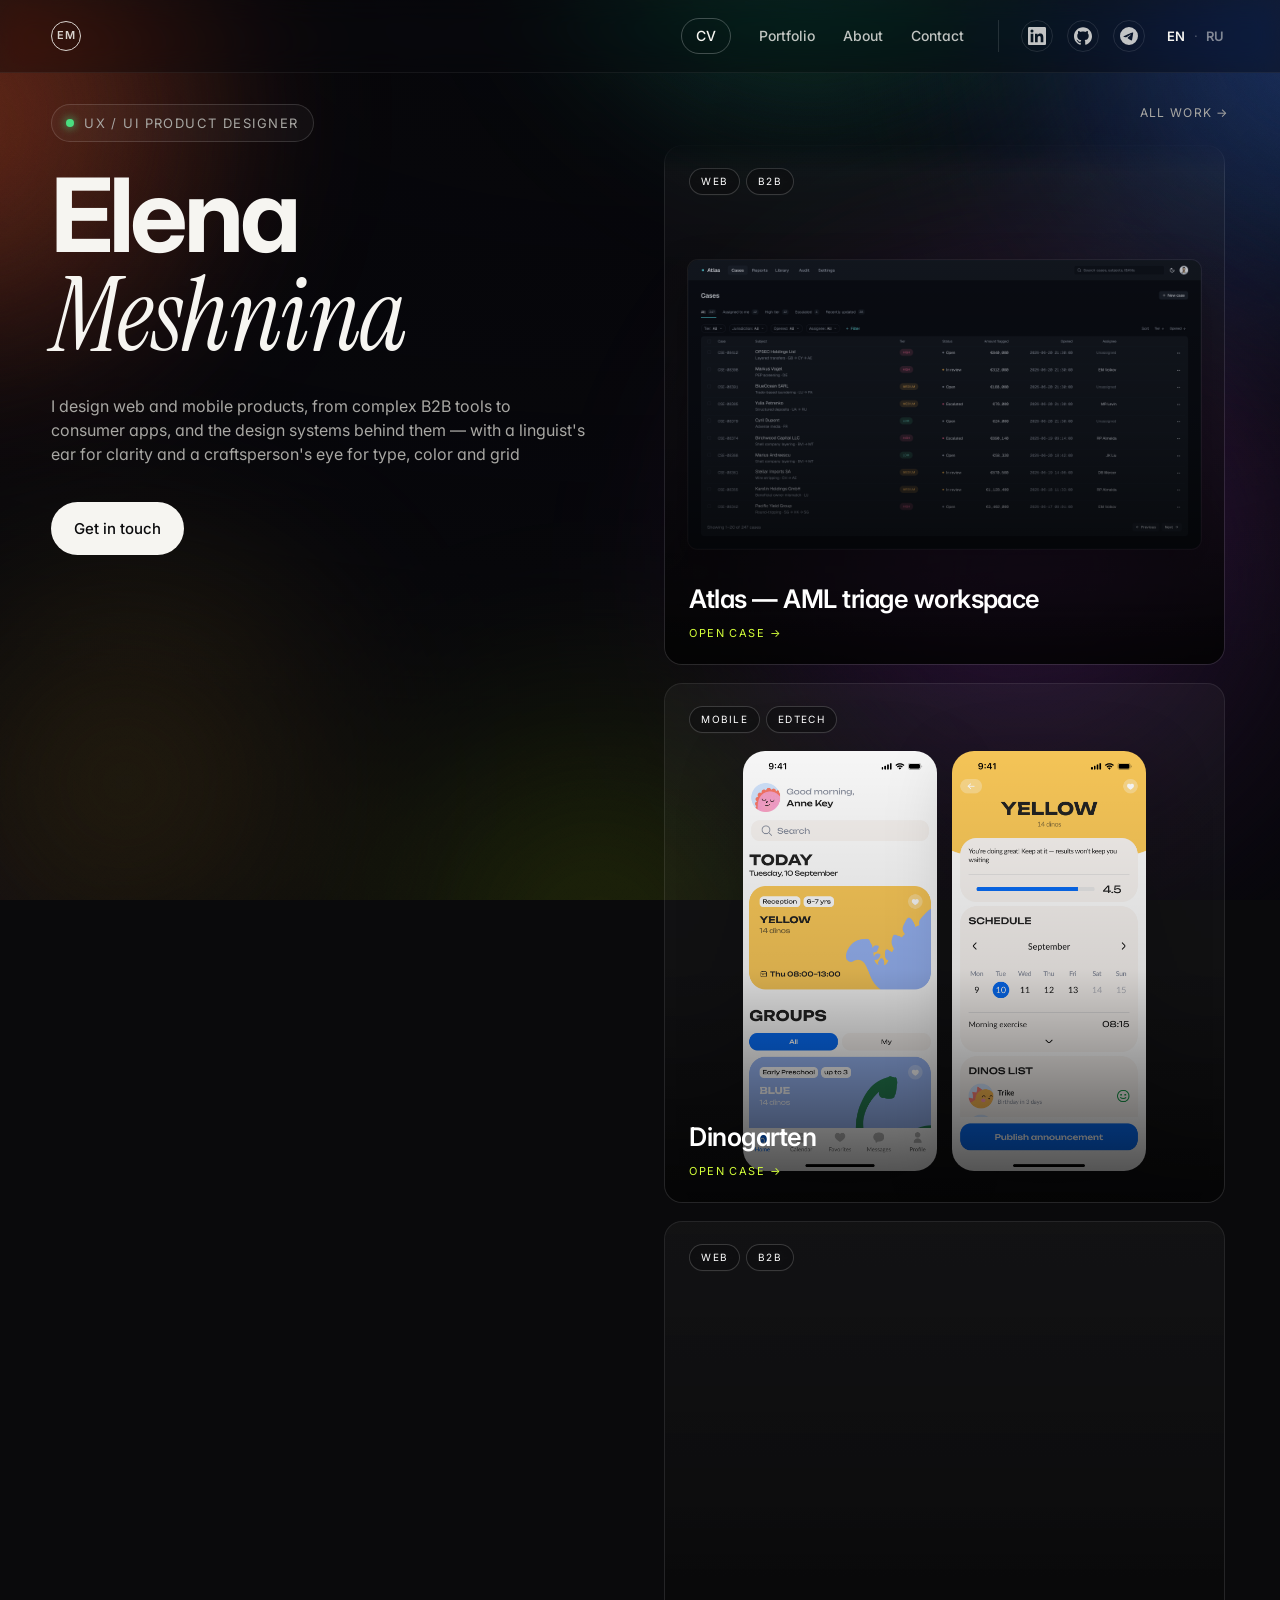
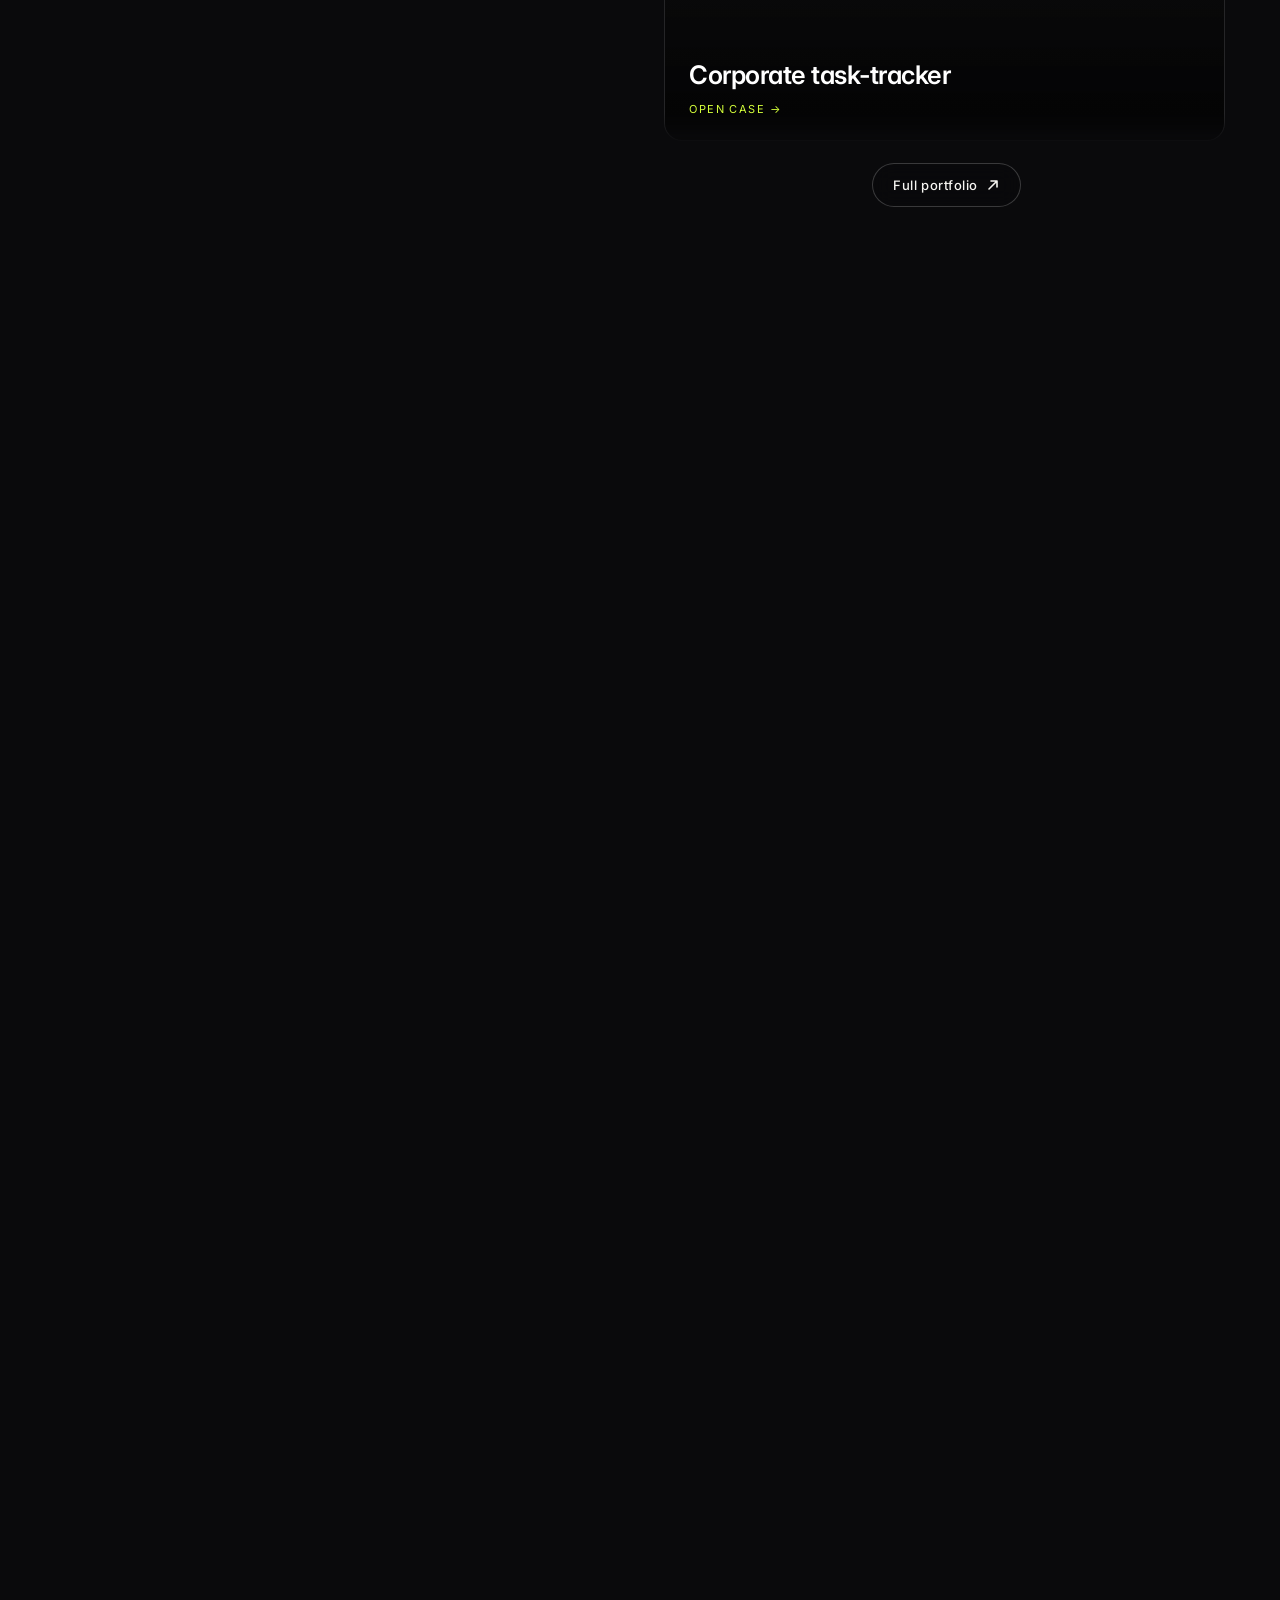
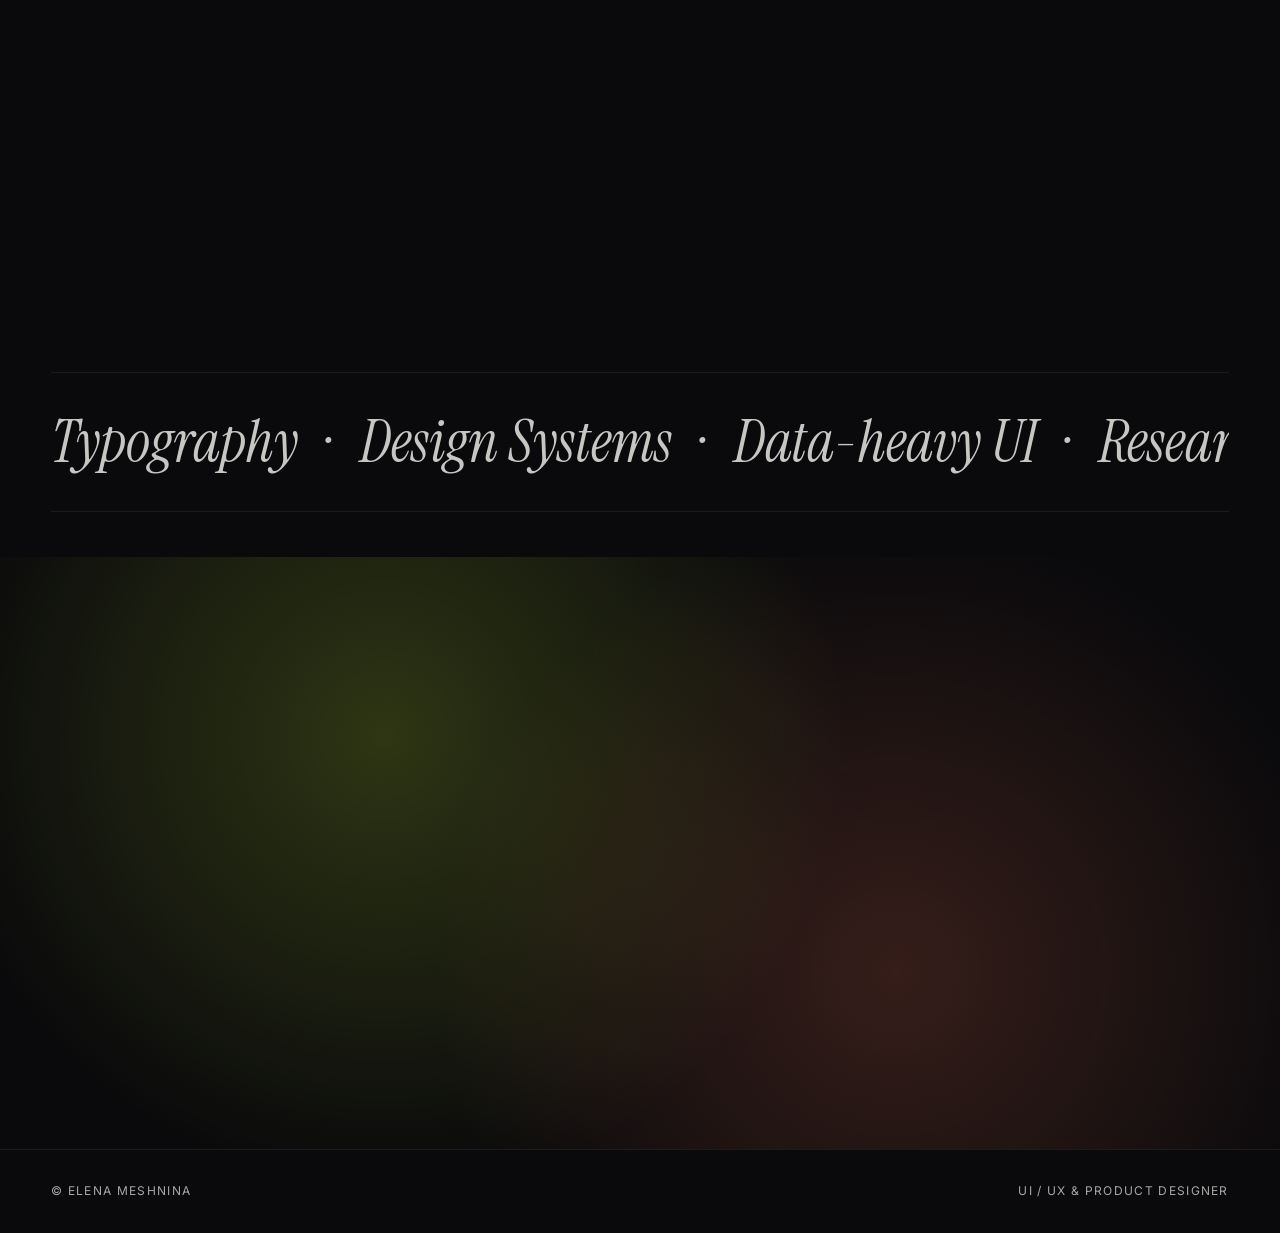
<file: index.html>
<!doctype html>
<html lang="en">
<head>
  <meta charset="utf-8" />
  <meta name="viewport" content="width=device-width,initial-scale=1,viewport-fit=cover" />
  <title>Elena Meshnina — Product Designer</title>
  <meta name="description" content="Elena Meshnina — UI/UX & Product Designer. Selected work and case studies." />
  <meta name="author" content="Elena Meshnina" />
  <meta name="theme-color" content="#0a0a0c" />
  <link rel="canonical" href="https://meshlena.github.io/" />
  <link rel="icon" href="/favicon.svg" type="image/svg+xml" />

  <!-- Open Graph / social -->
  <meta property="og:type" content="website" />
  <meta property="og:site_name" content="Elena Meshnina" />
  <meta property="og:title" content="Elena Meshnina — Product Designer" />
  <meta property="og:description" content="UI/UX & Product Designer. Selected work and case studies." />
  <meta property="og:url" content="https://meshlena.github.io/" />
  <meta property="og:image" content="https://meshlena.github.io/assets/og-cover.jpg" />
  <meta property="og:image:width" content="1200" />
  <meta property="og:image:height" content="630" />
  <meta name="twitter:card" content="summary_large_image" />
  <meta name="twitter:title" content="Elena Meshnina — Product Designer" />
  <meta name="twitter:description" content="UI/UX & Product Designer. Selected work and case studies." />
  <meta name="twitter:image" content="https://meshlena.github.io/assets/og-cover.jpg" />

  <link rel="preconnect" href="https://fonts.googleapis.com">
  <link rel="preconnect" href="https://fonts.gstatic.com" crossorigin>
  <link href="https://fonts.googleapis.com/css2?family=Inter:wght@300;400;500;600;700;800&family=Instrument+Serif:ital@0;1&display=swap" rel="stylesheet">
  <link rel="stylesheet" href="styles.css" />

  <!-- i18n: pick language before paint (saved choice -> browser -> English) -->
  <script>
    window.__i18n = {
      en: { title: "Elena Meshnina — Product Designer", desc: "Elena Meshnina — UI/UX & Product Designer. Selected work and case studies." },
      ru: { title: "Елена Мешнина — продуктовый дизайнер", desc: "Елена Мешнина — продуктовый дизайнер. Избранные работы и кейсы." }
    };
    (function () {
      var saved = null;
      try { saved = localStorage.getItem("site-lang"); } catch (e) {}
      var nav = (navigator.language || navigator.userLanguage || "en").toLowerCase();
      var lang = saved || (nav.indexOf("ru") === 0 ? "ru" : "en");
      if (lang !== "en" && lang !== "ru") lang = "en";
      document.documentElement.setAttribute("lang", lang);
      var m = window.__i18n[lang];
      if (m) {
        document.title = m.title;
        var md = document.querySelector('meta[name="description"]');
        if (md) md.setAttribute("content", m.desc);
      }
    })();
  </script>
    <!-- Yandex.Metrika counter -->
    <script type="text/javascript">
        (function(m,e,t,r,i,k,a){
            m[i]=m[i]||function(){(m[i].a=m[i].a||[]).push(arguments)};
            m[i].l=1*new Date();
            for (var j = 0; j < document.scripts.length; j++) {if (document.scripts[j].src === r) { return; }}
            k=e.createElement(t),a=e.getElementsByTagName(t)[0],k.async=1,k.src=r,a.parentNode.insertBefore(k,a)
        })(window, document,'script','https://mc.yandex.ru/metrika/tag.js?id=110365541', 'ym');
        ym(110365541, 'init', {ssr:true, webvisor:true, clickmap:true, ecommerce:"dataLayer", referrer: document.referrer, url: location.href, accurateTrackBounce:true, trackLinks:true});
    </script>
    <noscript><div><img src="https://mc.yandex.ru/watch/110365541" style="position:absolute; left:-9999px;" alt="" /></div></noscript>
    <!-- /Yandex.Metrika counter -->
</head>
<body>

<!-- Animated mesh-gradient background (scroll-driven hue + drift) -->
<div class="bg-mesh" aria-hidden="true" data-bg-mesh>
  <div class="bg-mesh__inner">
    <div class="bg-mesh__layer bg-mesh__layer--1"></div>
    <div class="bg-mesh__layer bg-mesh__layer--2"></div>
    <div class="bg-mesh__layer bg-mesh__layer--3"></div>
  </div>
  <div class="bg-mesh__veil"></div>
  <div class="bg-mesh__grain"></div>
</div>

<header class="nav">
  <div class="nav__left">
    <a class="nav__logo" href="#top">
      <span class="nav__logo-mark">EM</span>
    </a>
  </div>
  <nav class="nav__links">
    <a class="nav__cv" href="https://drive.google.com/file/d/1iWhB5NkARNtXlqjZVco4DpEjUGkYMEO7/view?usp=drive_link" target="_blank" rel="noopener" data-lang="en">CV</a>
    <a class="nav__cv" href="https://drive.google.com/file/d/1iu5xtXtdieiB0TxhFbYPIKvzkqkYX77Z/view?usp=drive_link" target="_blank" rel="noopener" data-lang="ru">Резюме</a>
    <a href="portfolio.html"><span data-lang="en">Portfolio</span><span data-lang="ru">Портфолио</span></a>
    <a href="#about"><span data-lang="en">About</span><span data-lang="ru">Обо мне</span></a>
    <a href="#contact"><span data-lang="en">Contact</span><span data-lang="ru">Контакты</span></a>
    <span class="nav__social-group" aria-hidden="false">
      <a class="nav__social" href="https://www.linkedin.com/in/elena-meshnina-862780237/" aria-label="LinkedIn" target="_blank" rel="noopener">
        <svg viewBox="0 0 24 24" width="18" height="18" fill="currentColor" aria-hidden="true"><path d="M20.447 20.452h-3.554v-5.569c0-1.328-.027-3.037-1.852-3.037-1.853 0-2.136 1.445-2.136 2.939v5.667H9.351V9h3.414v1.561h.046c.477-.9 1.637-1.852 3.37-1.852 3.601 0 4.267 2.37 4.267 5.455v6.288zM5.337 7.433a2.062 2.062 0 01-2.063-2.065 2.063 2.063 0 112.063 2.065zm1.782 13.019H3.555V9h3.564v11.452zM22.225 0H1.771C.792 0 0 .774 0 1.729v20.542C0 23.227.792 24 1.771 24h20.451C23.2 24 24 23.227 24 22.271V1.729C24 .774 23.2 0 22.222 0h.003z"/></svg>
      </a>
      <a class="nav__social" href="https://github.com/meshlena" aria-label="GitHub" target="_blank" rel="noopener">
        <svg viewBox="0 0 24 24" width="18" height="18" fill="currentColor" aria-hidden="true"><path d="M12 .297c-6.63 0-12 5.373-12 12 0 5.303 3.438 9.8 8.205 11.385.6.113.82-.258.82-.577 0-.285-.01-1.04-.015-2.04-3.338.724-4.042-1.61-4.042-1.61C4.422 18.07 3.633 17.7 3.633 17.7c-1.087-.744.084-.729.084-.729 1.205.084 1.838 1.236 1.838 1.236 1.07 1.835 2.809 1.305 3.495.998.108-.776.417-1.305.76-1.605-2.665-.3-5.466-1.332-5.466-5.93 0-1.31.465-2.38 1.235-3.22-.135-.303-.54-1.523.105-3.176 0 0 1.005-.322 3.3 1.23.96-.267 1.98-.399 3-.405 1.02.006 2.04.138 3 .405 2.28-1.552 3.285-1.23 3.285-1.23.645 1.653.24 2.873.12 3.176.765.84 1.23 1.91 1.23 3.22 0 4.61-2.805 5.625-5.475 5.92.42.36.81 1.096.81 2.22 0 1.606-.015 2.896-.015 3.286 0 .315.21.69.825.57C20.565 22.092 24 17.592 24 12.297c0-6.627-5.373-12-12-12"/></svg>
      </a>
      <a class="nav__social" href="https://t.me/elena_m239" aria-label="Telegram" target="_blank" rel="noopener">
        <svg viewBox="0 0 24 24" width="18" height="18" fill="currentColor" aria-hidden="true"><path d="M11.944 0A12 12 0 0 0 0 12a12 12 0 0 0 12 12 12 12 0 0 0 12-12A12 12 0 0 0 12 0a12 12 0 0 0-.056 0zm4.962 7.224c.1-.002.321.023.465.14a.506.506 0 0 1 .171.325c.016.093.036.306.02.472-.18 1.898-.962 6.502-1.36 8.627-.168.9-.499 1.201-.82 1.231-.696.065-1.225-.46-1.9-.902-1.056-.693-1.653-1.124-2.678-1.8-1.185-.78-.417-1.21.258-1.91.177-.184 3.247-2.977 3.307-3.23.007-.032.014-.15-.056-.212s-.174-.041-.249-.024c-.106.024-1.793 1.14-5.061 3.345-.48.33-.913.49-1.302.48-.428-.008-1.252-.241-1.865-.44-.752-.245-1.349-.374-1.297-.789.027-.216.325-.437.893-.663 3.498-1.524 5.83-2.529 6.998-3.014 3.332-1.386 4.025-1.627 4.476-1.635z"/></svg>
      </a>
    </span>
  </nav>
  <div class="nav__lang" role="group" aria-label="Language / Язык">
    <button type="button" class="nav__lang-btn" data-lang-btn="en" aria-label="English">EN</button>
    <span class="nav__lang-sep" aria-hidden="true">·</span>
    <button type="button" class="nav__lang-btn" data-lang-btn="ru" aria-label="Русский">RU</button>
  </div>
</header>

<!-- HERO — two-column: editorial intro left, work carousel right -->
<section id="top" class="hero">
  <div class="hero__layout">
    <div class="hero__intro">
      <div class="hero__eyebrow" data-reveal>
        <span class="dot"></span> <span data-lang="en">UX / UI Product Designer</span><span data-lang="ru">Продуктовый дизайнер</span>
      </div>
      <h1 class="hero__title">
        <span class="line"><span data-parallax="-0.04"><span data-lang="en">Elena</span><span data-lang="ru">Елена</span></span> <em data-parallax="0.06"><span data-lang="en">Meshnina</span><span data-lang="ru">Мешнина</span></em></span>
      </h1>
      <p class="hero__lede" data-reveal style="--reveal-delay: .1s">
        <span data-lang="en">I design web and mobile products, from complex B2B tools to consumer apps, and the design systems behind them —
        with a linguist's ear for clarity and a craftsperson's eye for type, color and grid</span><span data-lang="ru">Привет! Я&nbsp;Лена, продуктовый дизайнер. Сейчас работаю в&nbsp;компании «Криптонит», где проектирую веб- и&nbsp;мобильные продукты. До&nbsp;этого стажировалась в&nbsp;дизайн-студии Red Collar</span>
      </p>
      <div class="hero__cta" data-reveal style="--reveal-delay: .2s">
        <a class="btn btn--solid" href="mailto:elena.meshnina@gmail.com"><span data-lang="en">Get in touch</span><span data-lang="ru">Связаться</span></a>
      </div>
    </div>

    <aside class="hero__work" aria-label="Selected work">
      <div class="hero__work-head">
        <a class="hero__work-all" href="portfolio.html" style="margin-left:auto"><span data-lang="en">All work →</span><span data-lang="ru">Все работы →</span></a>
      </div>
      <div class="hero__work-stage" data-work-carousel>
        <a class="work-card" href="cases/atlas/index.html">
          <div class="work-card__media work-card__media--inset"><img loading="lazy" decoding="async" src="cases/atlas/assets/01-queue-default.png" alt="Atlas AML triage workspace cover" /></div>
          <div class="work-card__shade"></div>
          <div class="work-card__body">
            <div class="work-card__top">
              <span class="work-card__tags"><span class="work-card__chip"><span data-lang="en">Web</span><span data-lang="ru">Веб</span></span><span class="work-card__chip"><span data-lang="en">B2B</span><span data-lang="ru">B2B</span></span></span>
            </div>
            <div class="work-card__bottom">
              <h3 class="work-card__title"><span data-lang="en">Atlas — AML triage workspace</span><span data-lang="ru">Atlas — AML‑триаж</span></h3>
              <span class="work-card__cta"><span data-lang="en">Open case →</span><span data-lang="ru">Открыть кейс →</span></span>
            </div>
          </div>
        </a>

        <a class="work-card work-card--dinogarten" href="cases/dinogarten/index.html">
          <div class="work-card__media work-card__media--hero-art">
            <div class="work-card__hero-pair">
              <img loading="lazy" decoding="async" src="cases/dinogarten/assets/screens/new/main-collapsed.png" alt="Dinogarten home screen" />
              <img loading="lazy" decoding="async" src="cases/dinogarten/assets/screens/new/group-collapsed.png" alt="Dinogarten group detail" />
            </div>
          </div>
          <div class="work-card__shade"></div>
          <div class="work-card__body">
            <div class="work-card__top">
              <span class="work-card__tags"><span class="work-card__chip"><span data-lang="en">Mobile</span><span data-lang="ru">Мобайл</span></span><span class="work-card__chip"><span data-lang="en">EdTech</span><span data-lang="ru">EdTech</span></span></span>
            </div>
            <div class="work-card__bottom">
              <h3 class="work-card__title"><span data-lang="en">Dinogarten</span><span data-lang="ru">Диносадик</span></h3>
              <span class="work-card__cta"><span data-lang="en">Open case →</span><span data-lang="ru">Открыть кейс →</span></span>
            </div>
          </div>
        </a>

        <a class="work-card" href="cases/tracker/index.html">
          <div class="work-card__media"><img loading="lazy" decoding="async" src="cases/tracker/assets/cover-preview.png" alt="Corporate task-tracker case cover" /></div>
          <div class="work-card__shade"></div>
          <div class="work-card__body">
            <div class="work-card__top">
              <span class="work-card__tags"><span class="work-card__chip"><span data-lang="en">Web</span><span data-lang="ru">Веб</span></span><span class="work-card__chip"><span data-lang="en">B2B</span><span data-lang="ru">B2B</span></span></span>
            </div>
            <div class="work-card__bottom">
              <h3 class="work-card__title"><span data-lang="en">Corporate task-tracker</span><span data-lang="ru">Корпоративный таск-трекер</span></h3>
              <span class="work-card__cta"><span data-lang="en">Open case →</span><span data-lang="ru">Открыть кейс →</span></span>
            </div>
          </div>
        </a>
      </div>
      <a class="hero__work-more" href="portfolio.html">
        <span data-lang="en">Full portfolio</span><span data-lang="ru">Всё портфолио</span>
        <svg width="14" height="14" viewBox="0 0 14 14" fill="none" aria-hidden="true">
          <path d="M3 11L11 3M11 3H5M11 3V9" stroke="currentColor" stroke-width="1.6" stroke-linecap="round" stroke-linejoin="round"/>
        </svg>
      </a>
    </aside>
  </div>
</section>

<!-- MANIFESTO -->
<section class="manifesto">
  <div class="manifesto__inner">
    <p class="manifesto__label" data-reveal><span data-lang="en">Approach</span><span data-lang="ru">Подход</span></p>
    <div data-reveal style="--reveal-delay: .1s">
      <p class="manifesto__quote">
        <span data-lang="en">Every screen is, in the end, <em>a sentence</em> the user has to understand on the first read</span><span data-lang="ru">Каждый экран — это <em>идея</em>, которую пользователь должен понять с&nbsp;первого взгляда</span>
      </p>
    </div>
  </div>
</section>

<!-- ABOUT — horizontal slider -->
<section class="about" id="about" data-about-slider>
  <div class="about__inner">
    <div class="about__portrait" data-reveal>
      <div class="portrait">
        <img loading="lazy" decoding="async" src="assets/avatar/portrait.jpg" alt="Portrait of Elena Meshnina" />
      </div>
    </div>

    <div class="about__slider" data-reveal style="--reveal-delay: .1s">
      <div class="about__viewport">
        <div class="about__track">
          <article class="about-card">
            <p class="kicker"><span data-lang="en">How I work</span><span data-lang="ru">Как я&nbsp;работаю</span></p>
            <h2><span data-lang="en">Research first, draw second</span><span data-lang="ru">Сначала исследование, потом макет</span></h2>
            <p><span data-lang="en">I research before I draw, document as I go, and present every decision in plain language. I love type, composition, and the unglamorous work of keeping a design system honest at scale</span><span data-lang="ru">Сначала исследую, потом рисую. Документирую решения по&nbsp;ходу работы и&nbsp;объясняю их простыми словами. Люблю аккуратные интерфейсы, в&nbsp;которых каждая деталь работает на&nbsp;пользователя</span></p>
          </article>
          <article class="about-card">
            <p class="kicker"><span data-lang="en">Today</span><span data-lang="ru">Сейчас</span></p>
            <h2><span data-lang="en">Complex B2B interfaces</span><span data-lang="ru">Сложные B2B-интерфейсы</span></h2>
            <p><span data-lang="en">I design web interfaces for high-load enterprise systems, and I led a global redesign of a company-wide design system that accelerated team velocity and made the UI noticeably more consistent</span><span data-lang="ru">Проектирую веб-интерфейсы для&nbsp;высоконагруженных корпоративных систем. Руководила глобальным редизайном дизайн-системы, на&nbsp;которой они построены: интерфейсы стали единообразнее, а&nbsp;работа над&nbsp;продуктом&nbsp;— проще</span></p>
          </article>
          <article class="about-card">
            <p class="kicker"><span data-lang="en">About</span><span data-lang="ru">Обо&nbsp;мне</span></p>
            <h2><span data-lang="en">Designer with a teacher's instinct for clarity</span><span data-lang="ru">Дизайнер с&nbsp;опытом преподавания</span></h2>
            <p><span data-lang="en">Linguist by training and an English language teacher for IT teams for over ten years. I came to product design convinced that a good interface should be as clear as a well-phrased thought</span><span data-lang="ru">Более десяти лет преподаю английский IT-командам. В&nbsp;продуктовый дизайн пришла с&nbsp;убеждением, что хороший интерфейс должен быть таким&nbsp;же понятным, как хорошо сформулированная мысль</span></p>
          </article>
        </div>
      </div>

      <div class="slider-controls" data-slider-controls>
        <button class="slider-controls__btn" data-dir="prev" aria-label="Previous card">
          <svg width="16" height="16" viewBox="0 0 16 16" fill="none" aria-hidden="true"><path d="M10 3l-5 5 5 5" stroke="currentColor" stroke-width="1.6" stroke-linecap="round" stroke-linejoin="round"/></svg>
        </button>
        <div class="slider-controls__dots" role="tablist">
          <button class="slider-controls__dot is-active" data-target="0" aria-label="Card 1"></button>
          <button class="slider-controls__dot" data-target="1" aria-label="Card 2"></button>
          <button class="slider-controls__dot" data-target="2" aria-label="Card 3"></button>
        </div>
        <button class="slider-controls__btn" data-dir="next" aria-label="Next card">
          <svg width="16" height="16" viewBox="0 0 16 16" fill="none" aria-hidden="true"><path d="M6 3l5 5-5 5" stroke="currentColor" stroke-width="1.6" stroke-linecap="round" stroke-linejoin="round"/></svg>
        </button>
      </div>
    </div>
  </div>
</section>

<!-- SKILLS / MARQUEE -->
<section class="skills">
  <div class="skills__head" data-reveal>
    <p class="kicker"><span data-lang="en">Toolkit</span><span data-lang="ru">Инструментарий</span></p>
    <h2><span data-lang="en">Craft, research, systems</span><span data-lang="ru">Исследование, интерфейсы, дизайн-системы</span></h2>
  </div>
  <div class="skills__grid">
    <div class="skill-card" data-reveal>
      <div class="skill-card__num">01</div>
      <h3><span data-lang="en">Design</span><span data-lang="ru">Дизайн</span></h3>
      <ul>
        <li><span data-lang="en">UI design</span><span data-lang="ru">UI-дизайн</span></li><li><span data-lang="en">Visual design</span><span data-lang="ru">Визуальный дизайн</span></li>
        <li><span data-lang="en">Desktop & mobile</span><span data-lang="ru">Десктоп и&nbsp;мобилки</span></li>
        <li><span data-lang="en">Design systems / UI kits</span><span data-lang="ru">Дизайн-системы / UI-киты</span></li><li><span data-lang="en">Responsive design</span><span data-lang="ru">Адаптивный дизайн</span></li>
        <li><span data-lang="en">iOS & Android guidelines</span><span data-lang="ru">Гайдлайны iOS и&nbsp;Android</span></li>
        <li><span data-lang="en">Typography · Composition · Color</span><span data-lang="ru">Типографика · Композиция · Цвет</span></li>
      </ul>
    </div>
    <div class="skill-card" data-reveal style="--reveal-delay: .08s">
      <div class="skill-card__num">02</div>
      <h3><span data-lang="en">UX</span><span data-lang="ru">UX</span></h3>
      <ul>
        <li><span data-lang="en">Wireframing · Prototyping</span><span data-lang="ru">Вайрфреймы · Прототипирование</span></li>
        <li><span data-lang="en">User research</span><span data-lang="ru">Пользовательские исследования</span></li>
        <li><span data-lang="en">Usability testing & interviews</span><span data-lang="ru">Юзабилити-тесты и&nbsp;интервью</span></li>
        <li><span data-lang="en">CJM · User stories · Job stories</span><span data-lang="ru">CJM · User stories · Job stories</span></li>
        <li><span data-lang="en">JTBD · User flows</span><span data-lang="ru">JTBD · Пользовательские сценарии</span></li>
      </ul>
    </div>
    <div class="skill-card" data-reveal style="--reveal-delay: .16s">
      <div class="skill-card__num">03</div>
      <h3><span data-lang="en">Tools</span><span data-lang="ru">Инструменты</span></h3>
      <ul>
        <li><span data-lang="en">Figma</span><span data-lang="ru">Figma</span></li>
        <li><span data-lang="en">Adobe Photoshop · Firefly</span><span data-lang="ru">Adobe Photoshop · Firefly</span></li>
        <li><span data-lang="en">Miro · Notion</span><span data-lang="ru">Miro · Notion</span></li>
        <li><span data-lang="en">Confluence · Jira</span><span data-lang="ru">Confluence · Jira</span></li>
        <li><span data-lang="en">Claude Code · Cursor</span><span data-lang="ru">Claude Code · Cursor</span></li>
        <li><span data-lang="en">Familiar with HTML & CSS for handoff</span><span data-lang="ru">Знаю HTML и&nbsp;CSS для&nbsp;передачи в&nbsp;разработку</span></li>
      </ul>
    </div>
  </div>
  <div class="marquee" aria-hidden="true">
    <div class="marquee__track">
      <span>Typography</span><span>·</span><span>Design Systems</span><span>·</span><span>Data-heavy UI</span><span>·</span><span>Research</span><span>·</span><span>Prototyping</span><span>·</span><span>Composition</span><span>·</span>
      <span>Typography</span><span>·</span><span>Design Systems</span><span>·</span><span>Data-heavy UI</span><span>·</span><span>Research</span><span>·</span><span>Prototyping</span><span>·</span><span>Composition</span><span>·</span>
    </div>
  </div>
</section>

<!-- CONTACT -->
<section class="contact" id="contact">
  <div class="contact__bg" aria-hidden="true"></div>
  <p class="kicker" data-reveal><span data-lang="en">Contact</span><span data-lang="ru">Контакты</span></p>
  <h2 data-reveal style="--reveal-delay: .08s"><span data-lang="en">Looking for a product designer?<br/><em>Let's get in touch</em></span><span data-lang="ru">Ищете продуктового дизайнера?<br/><em>Давайте познакомимся</em></span></h2>
  <a class="contact__mail" href="mailto:elena.meshnina@gmail.com" data-reveal style="--reveal-delay: .16s">elena.meshnina@gmail.com</a>
  <div class="contact__links" data-reveal style="--reveal-delay: .24s">
    <a href="mailto:elena.meshnina@gmail.com"><span data-lang="en">Email</span><span data-lang="ru">Почта</span></a>
    <span>·</span>
    <a href="https://www.linkedin.com/in/elena-meshnina-862780237/" target="_blank" rel="noopener">LinkedIn</a>
    <span>·</span>
    <a href="https://t.me/elena_m239" target="_blank" rel="noopener">Telegram</a>
  </div>
</section>

<footer class="footer">
  <span><span data-lang="en">© Elena Meshnina</span><span data-lang="ru">© Елена Мешнина</span></span>
  <span><span data-lang="en">UI / UX & Product Designer</span><span data-lang="ru">Продуктовый дизайнер</span></span>
</footer>

<script src="script.js"></script>
</body>
</html>
</file>
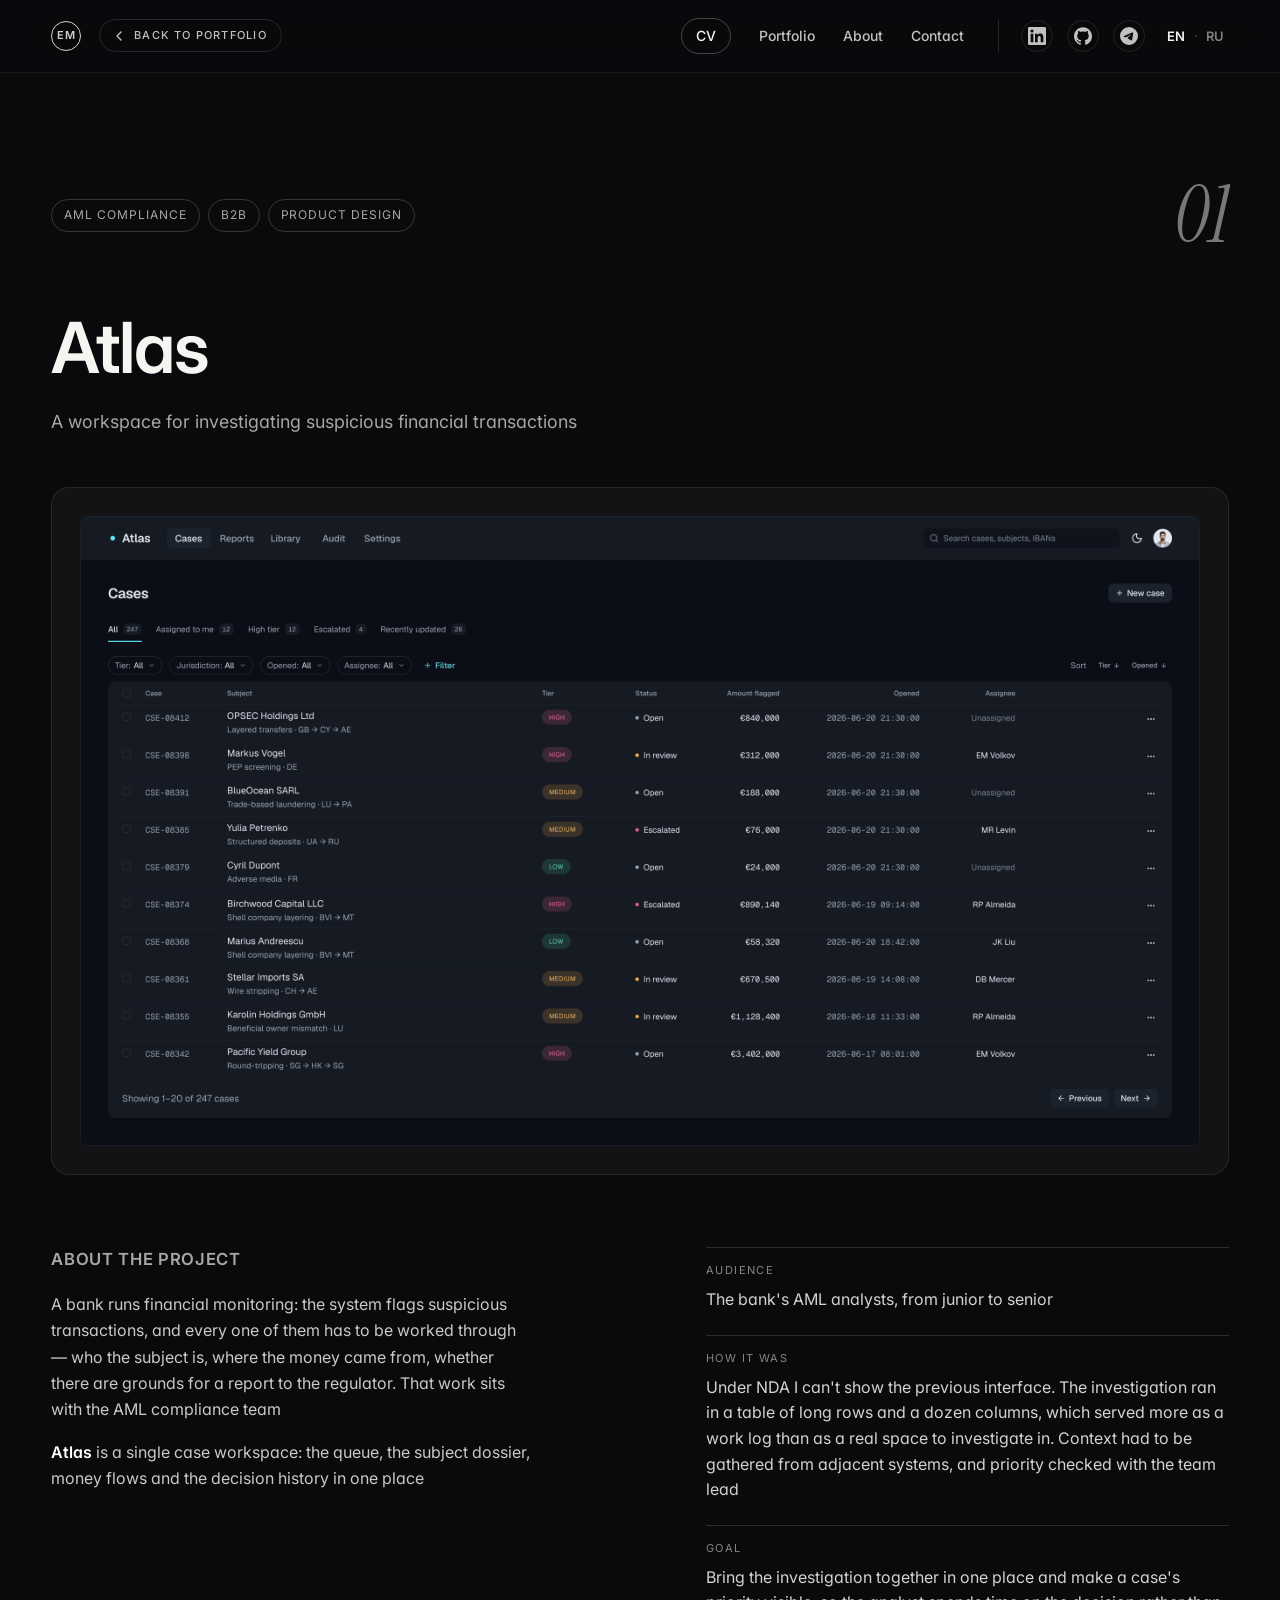
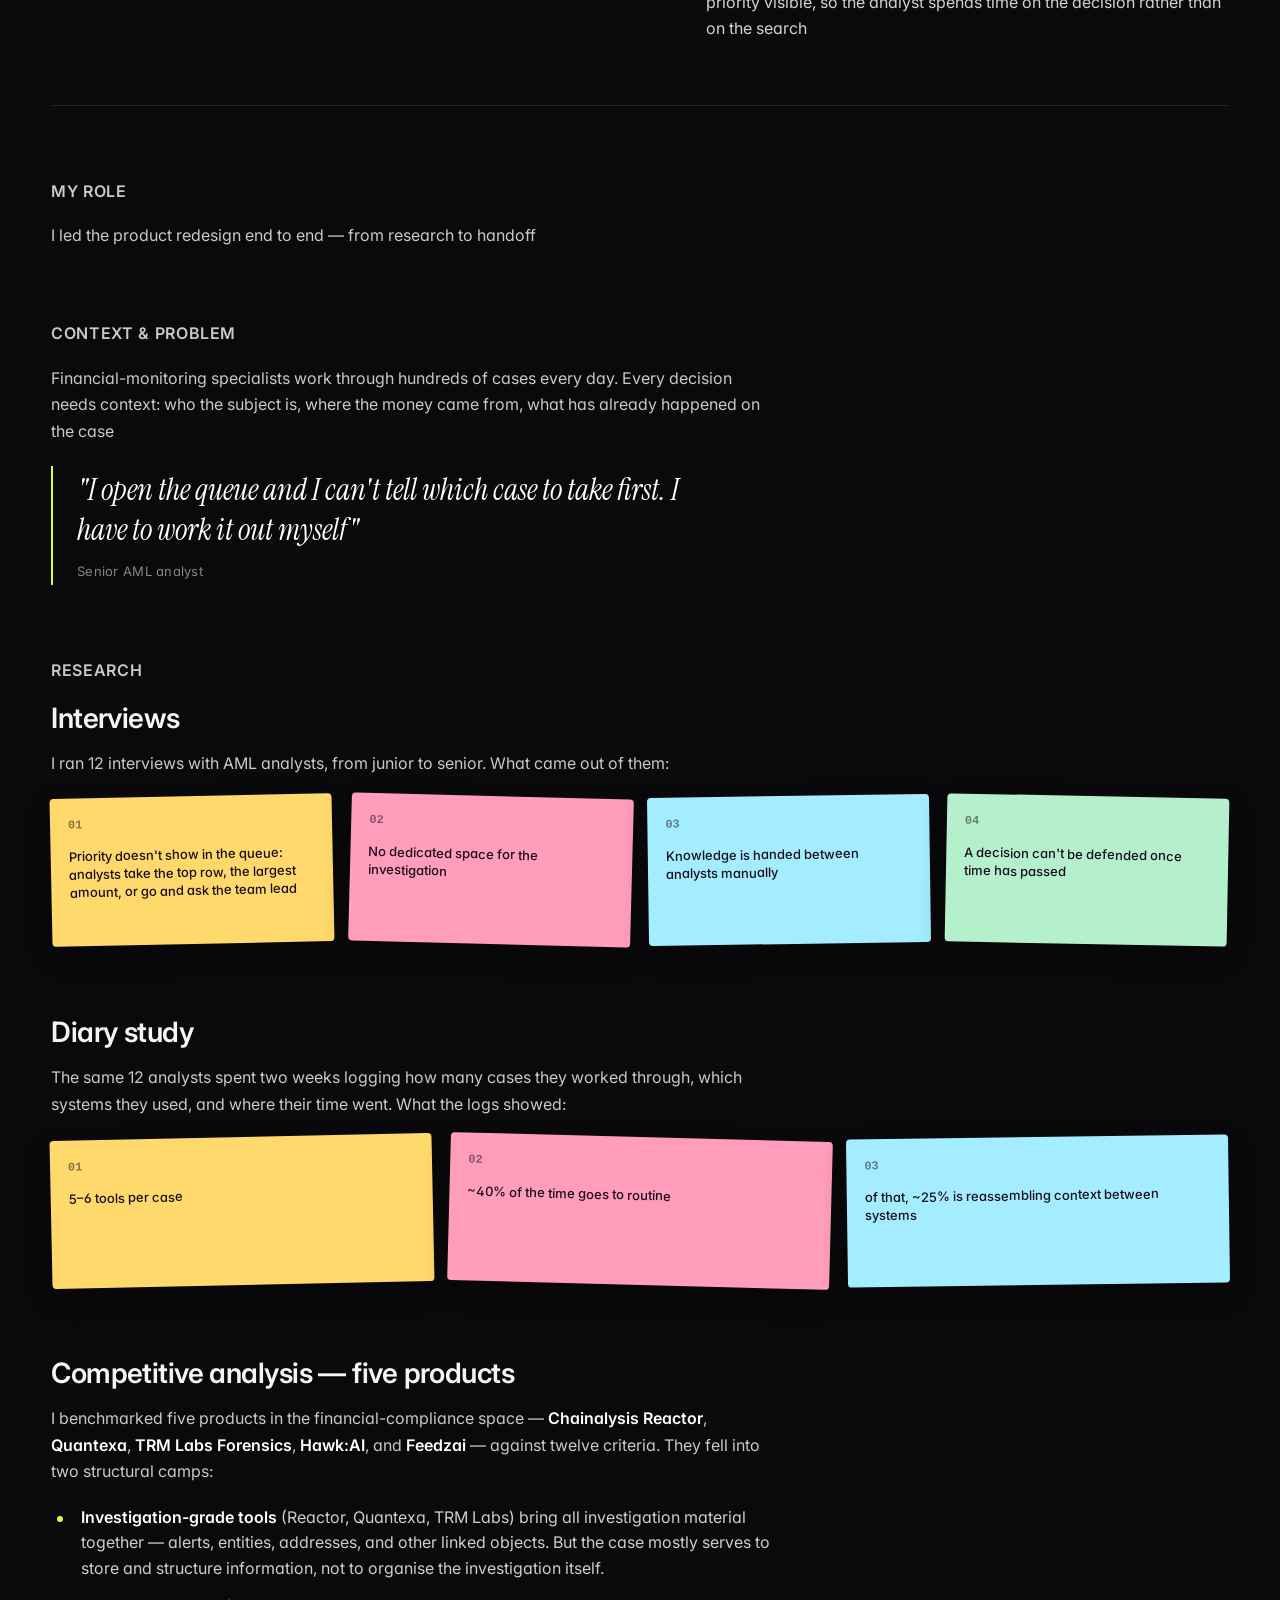
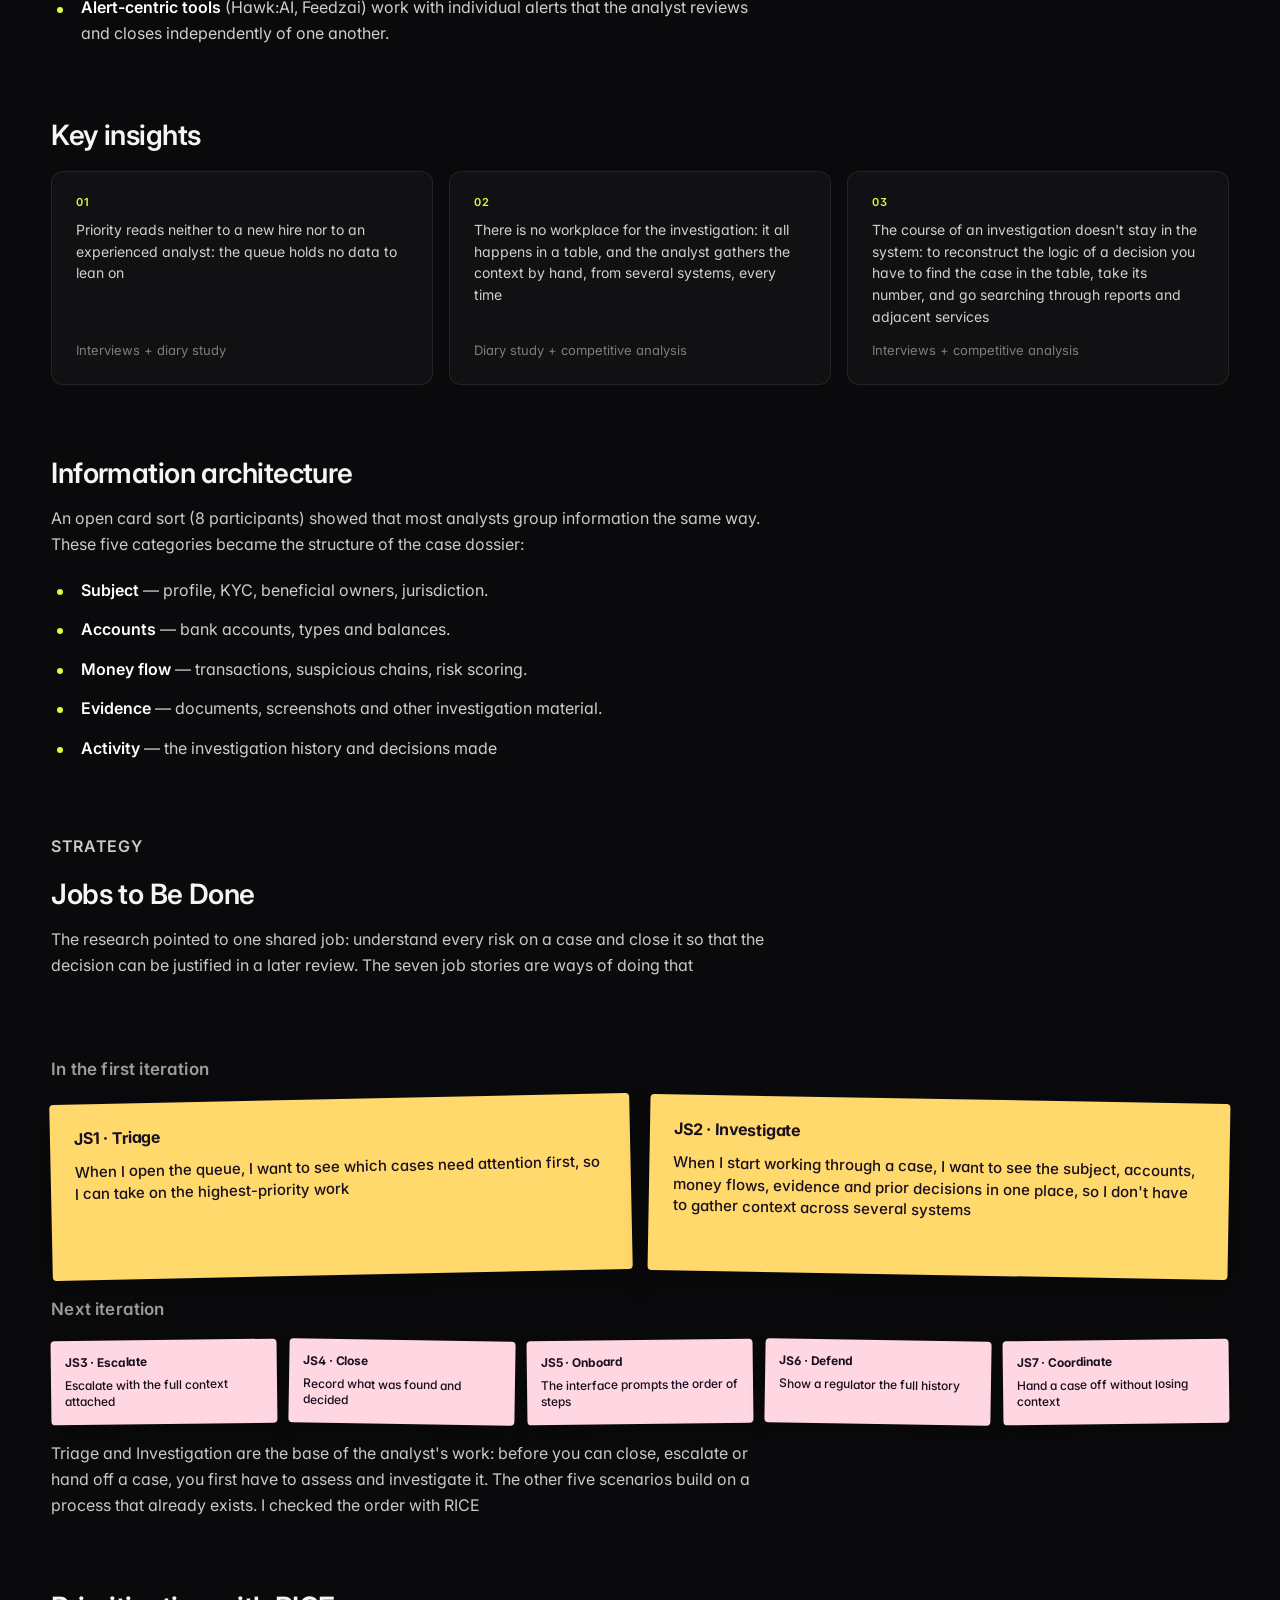
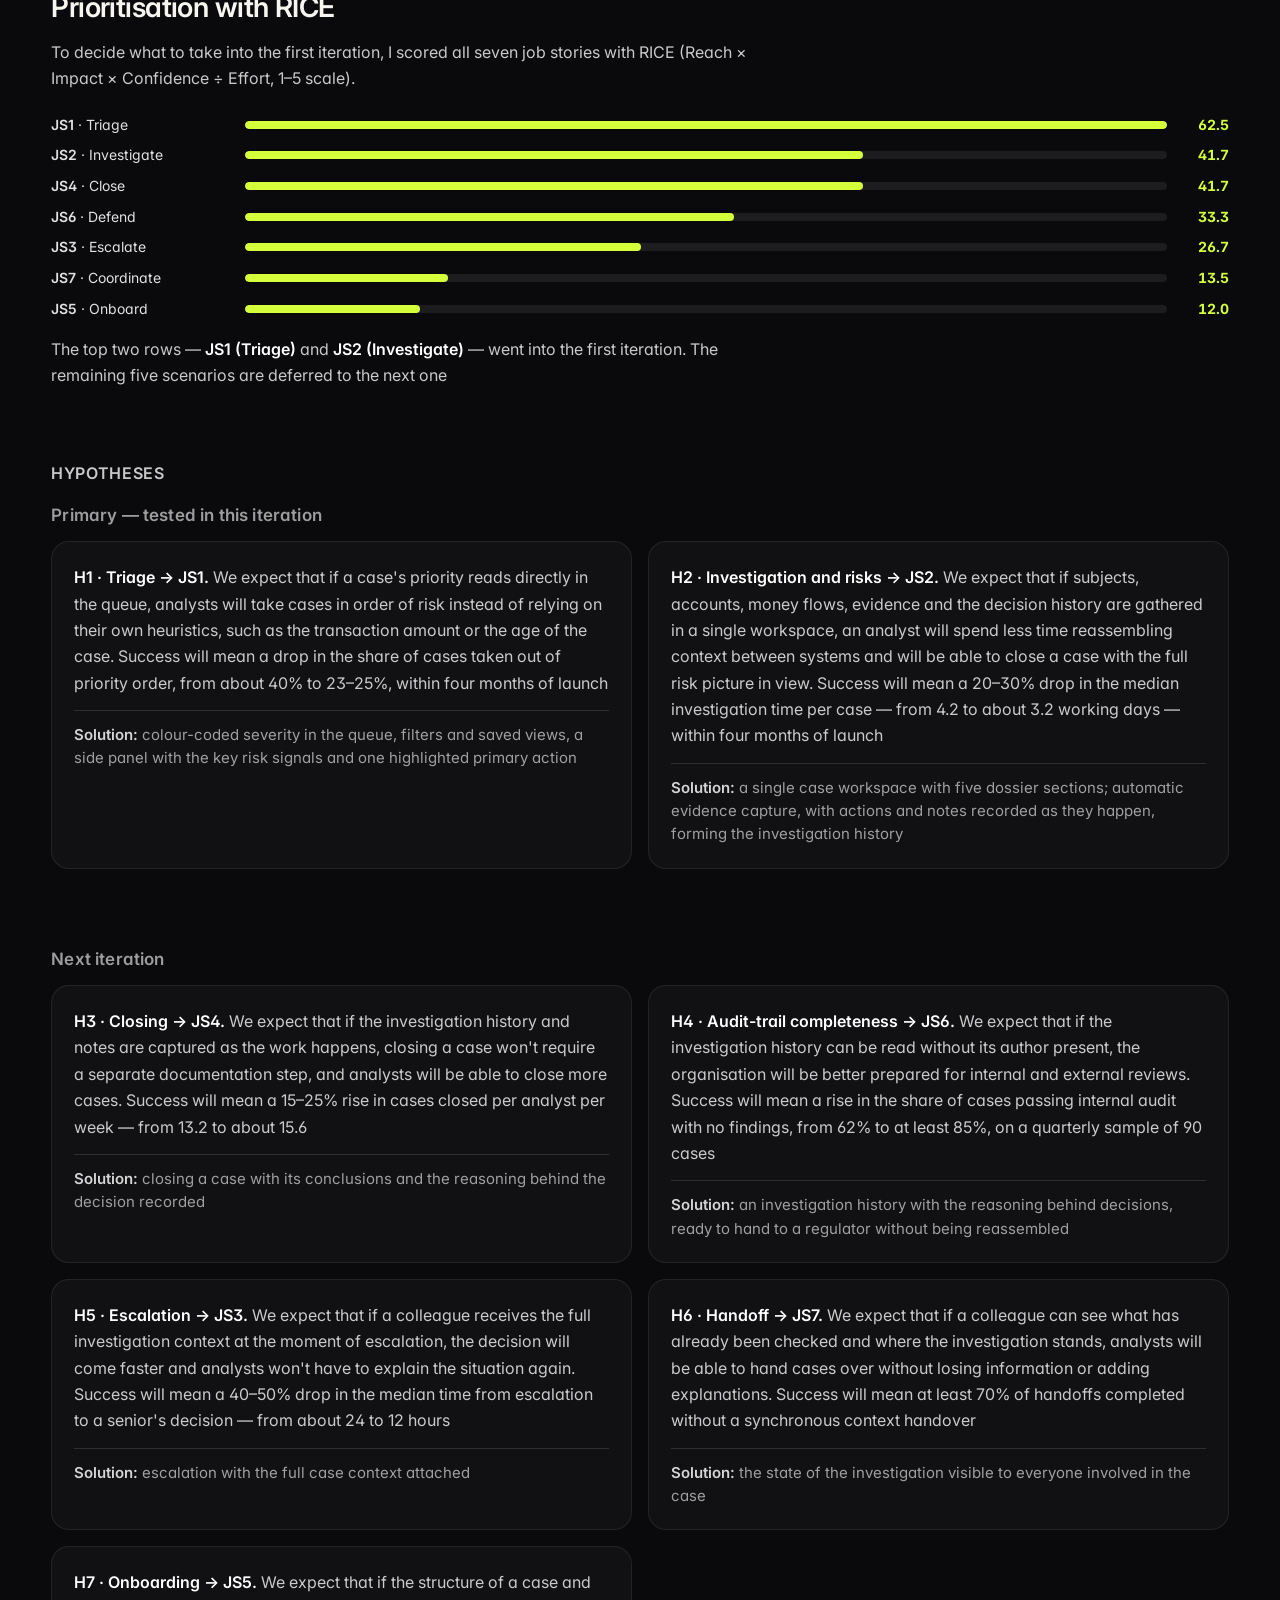
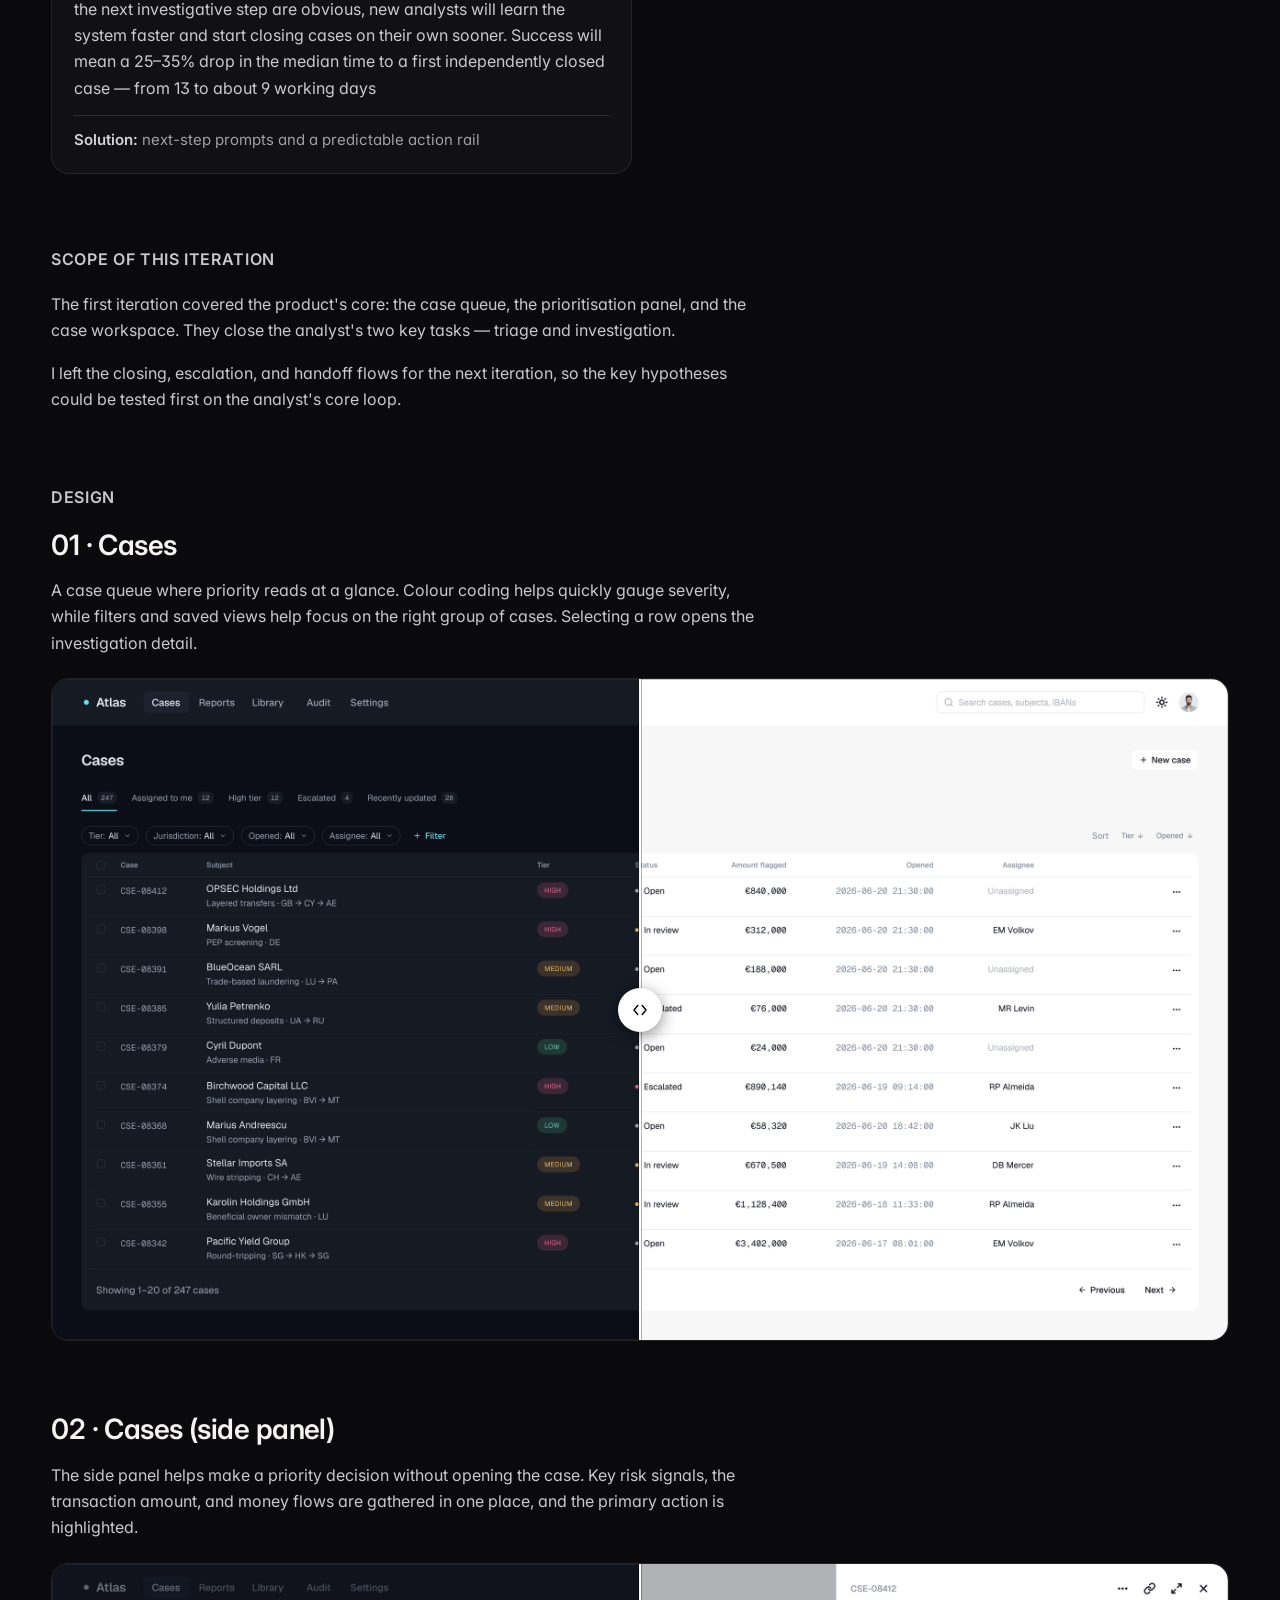
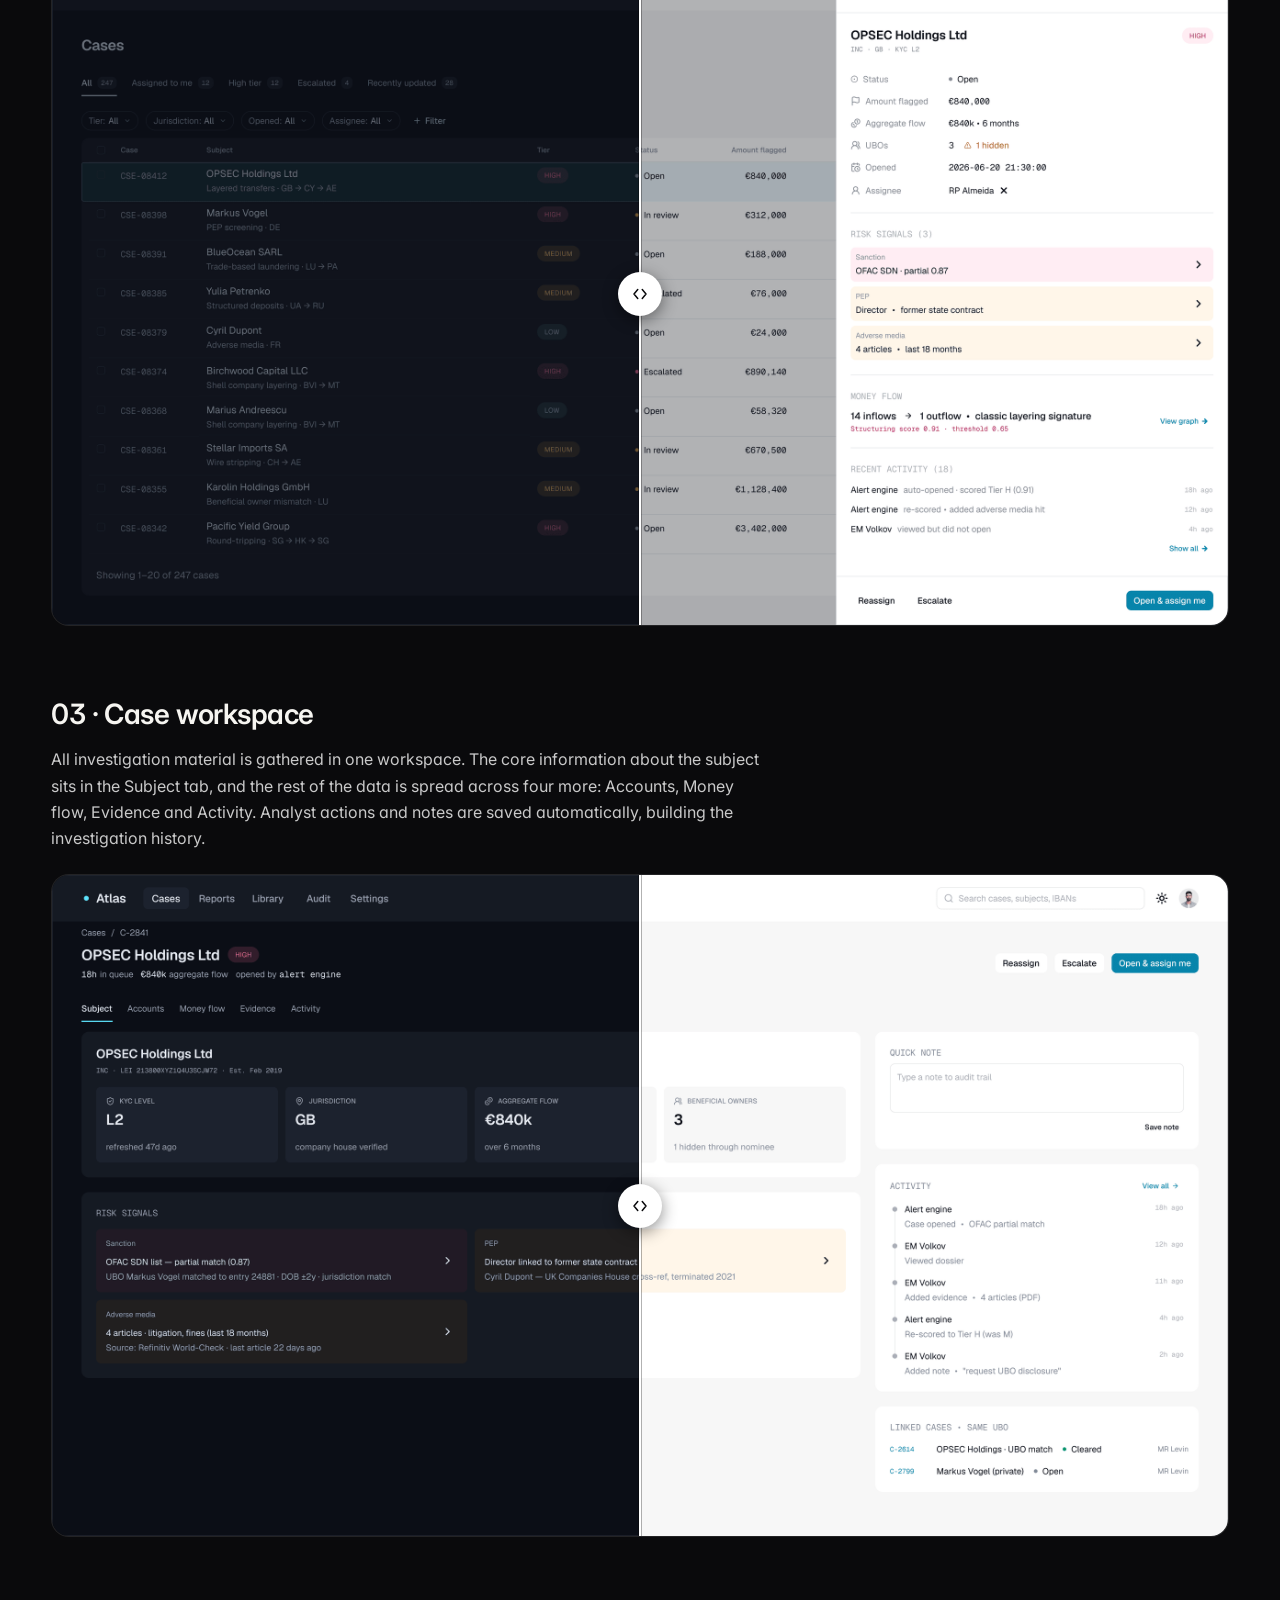
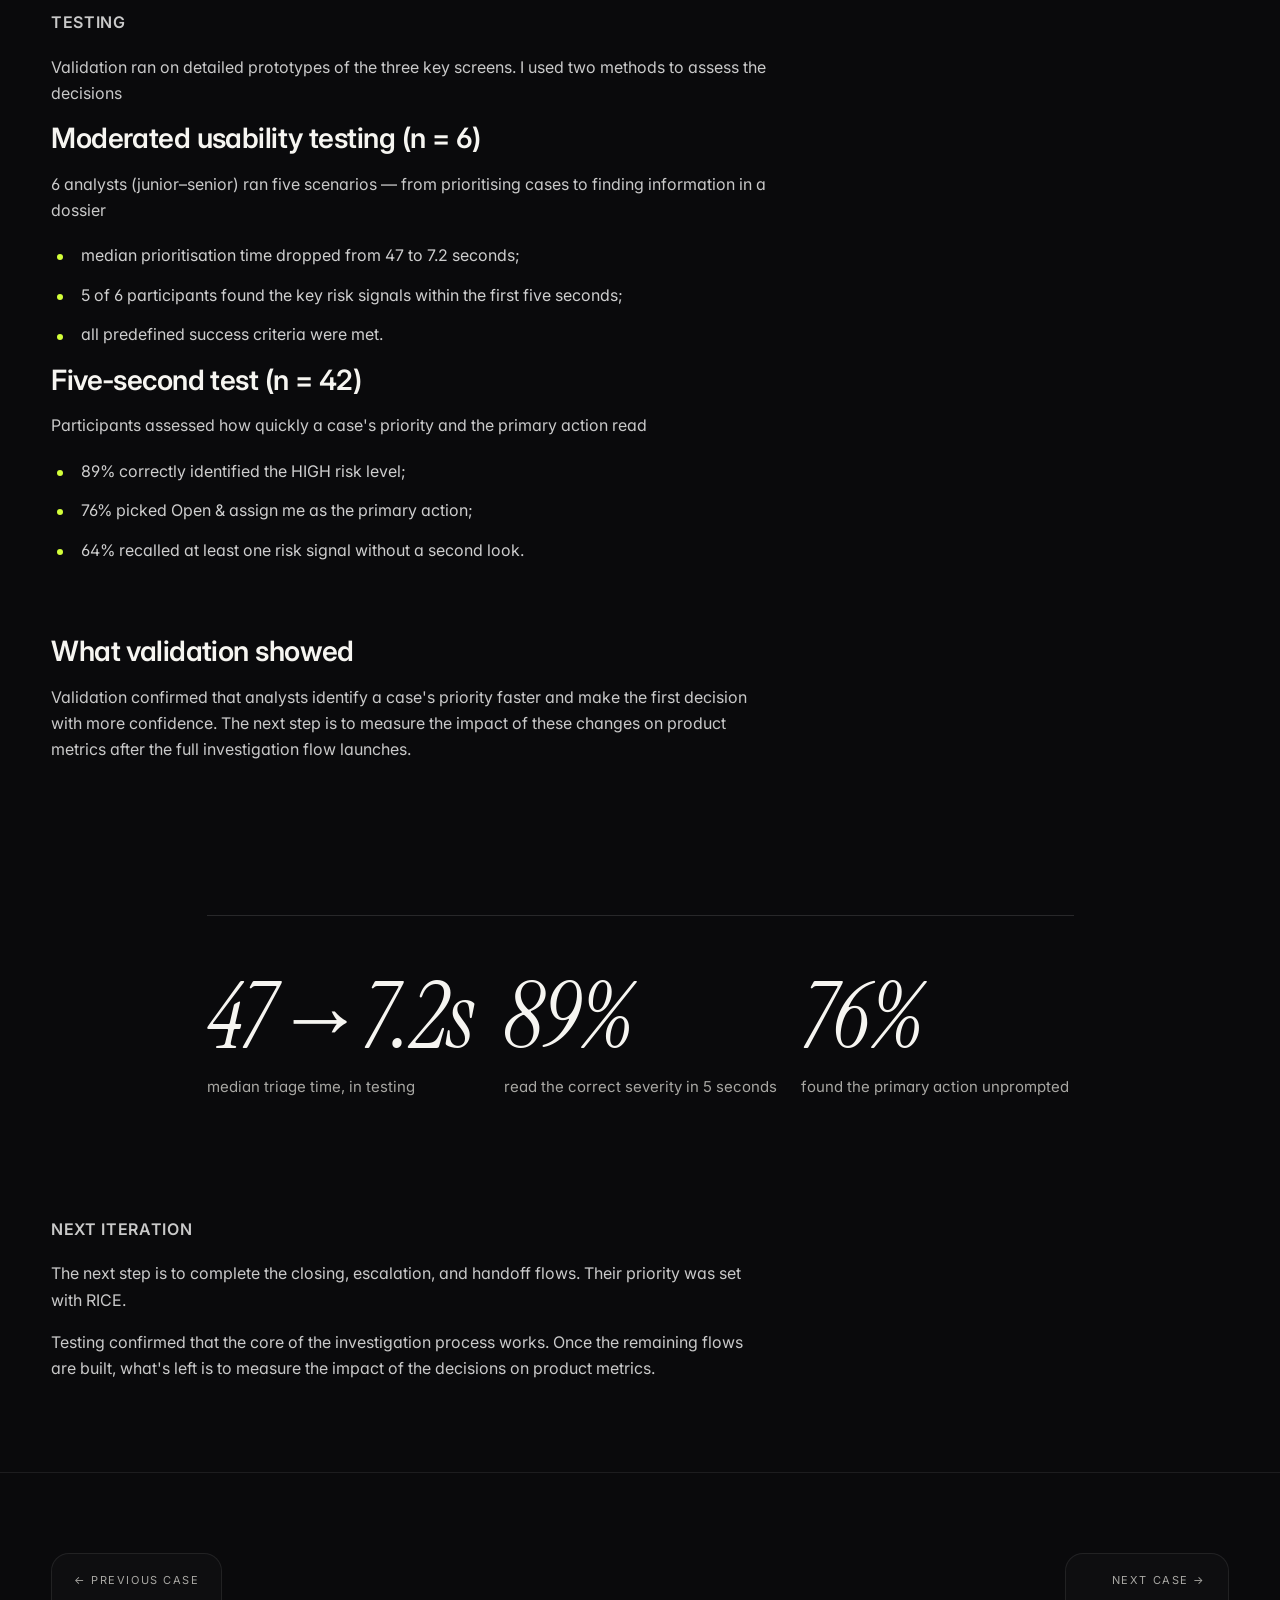
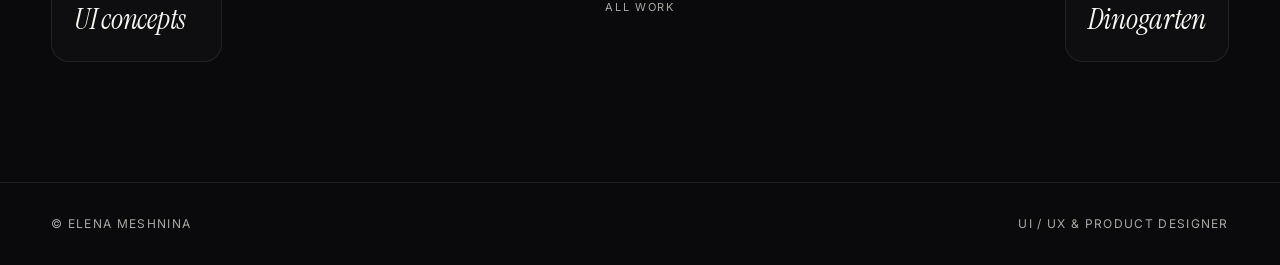
<file: cases/atlas/index.html>
<!doctype html>
<html lang="en">
<head>
  <meta charset="utf-8" />
  <meta name="viewport" content="width=device-width,initial-scale=1,viewport-fit=cover" />
  <title>Atlas — AML triage workspace · Elena Meshnina</title>
  <meta name="description" content="Atlas — a workspace for AML compliance analysts that turns a wall of risk signals into a decision in seconds. Research, UX, UI and a design system." />
  <meta name="author" content="Elena Meshnina" />
  <meta name="theme-color" content="#0a0a0c" />
  <link rel="canonical" href="https://meshlena.github.io/cases/atlas/index.html" />
  <link rel="icon" href="/favicon.svg" type="image/svg+xml" />

  <!-- Open Graph / social -->
  <meta property="og:type" content="article" />
  <meta property="og:site_name" content="Elena Meshnina" />
  <meta property="og:title" content="Atlas — AML triage workspace · Elena Meshnina" />
  <meta property="og:description" content="A workspace for AML compliance analysts that turns a wall of risk signals into a decision in seconds." />
  <meta property="og:url" content="https://meshlena.github.io/cases/atlas/index.html" />
  <meta property="og:image" content="https://meshlena.github.io/cases/atlas/assets/01-queue-default.png" />
  <meta name="twitter:card" content="summary_large_image" />
  <meta name="twitter:title" content="Atlas — AML triage workspace · Elena Meshnina" />
  <meta name="twitter:description" content="A workspace for AML compliance analysts that turns a wall of risk signals into a decision in seconds." />
  <meta name="twitter:image" content="https://meshlena.github.io/cases/atlas/assets/01-queue-default.png" />

  <link rel="preconnect" href="https://fonts.googleapis.com">
  <link rel="preconnect" href="https://fonts.gstatic.com" crossorigin>
  <link href="https://fonts.googleapis.com/css2?family=Inter:wght@300;400;500;600;700;800&family=Instrument+Serif:ital@0;1&display=swap" rel="stylesheet">
  <link rel="stylesheet" href="../../styles.css" />

  <style>
    /* bottom space before the case-nav divider, same value as the tracker case */
    .case[data-case="atlas"] .atlas { max-width: var(--maxw); margin: 0 auto; display: flex; flex-direction: column; gap: clamp(44px, 8vh, 96px); padding-bottom: clamp(60px, 10vh, 120px); }
    .case[data-case="atlas"] .atlas-block { display: flex; flex-direction: column; gap: 16px; }
    .case[data-case="atlas"] .atlas-block > h2 {
      font-size: clamp(28px, 4vw, 50px); letter-spacing: -0.025em; line-height: 1.04; margin: 0; max-width: 22ch;
    }
    .case[data-case="atlas"] .atlas-block h3 {
      font-size: clamp(20px, 2.2vw, 28px); letter-spacing: -0.02em; line-height: 1.15; margin: 14px 0 0;
    }
    .case[data-case="atlas"] .atlas-block h4 {
      font-size: clamp(15px, 1.4vw, 17px); font-weight: 600; letter-spacing: 0.01em; line-height: 1.2; margin: 8px 0 0; color: rgba(255,255,255,0.6);
    }
    .case[data-case="atlas"] .atlas-block p {
      font-size: clamp(16px, 1.2vw, 18px); line-height: 1.65; color: rgba(255,255,255,0.78); margin: 0; max-width: 72ch;
    }
    .case[data-case="atlas"] .atlas-block p strong { color: #fff; font-weight: 600; }

    /* lists */
    .case[data-case="atlas"] .atlas-ol, .case[data-case="atlas"] .atlas-ul { margin: 4px 0 0; padding: 0; list-style: none; display: grid; gap: 14px; counter-reset: a; }
    .case[data-case="atlas"] .atlas-ol li, .case[data-case="atlas"] .atlas-ul li {
      position: relative; padding-left: 30px;
      font-size: clamp(15px, 1.1vw, 17px); line-height: 1.6; color: rgba(255,255,255,0.8); max-width: 72ch;
    }
    .case[data-case="atlas"] .atlas-ol li { counter-increment: a; }
    .case[data-case="atlas"] .atlas-ol li::before {
      content: counter(a); position: absolute; left: 0; top: 0.05em;
      font-size: 12px; font-weight: 600; color: var(--accent);
      width: 20px; height: 20px; border: 1px solid rgba(212,255,58,0.4); border-radius: 50%;
      display: inline-flex; align-items: center; justify-content: center;
    }
    .case[data-case="atlas"] .atlas-ul li::before {
      content: ''; position: absolute; left: 6px; top: 0.7em; width: 6px; height: 6px; border-radius: 50%; background: var(--accent);
    }
    .case[data-case="atlas"] .atlas-ol li strong, .case[data-case="atlas"] .atlas-ul li strong { color: #fff; font-weight: 600; }

    /* quote */
    .case[data-case="atlas"] .atlas-quote { margin: 6px 0 0; border-left: 2px solid var(--accent); padding: 4px 0 4px 24px; max-width: 60ch; }
    .case[data-case="atlas"] .atlas-quote p {
      font-family: var(--serif); font-style: italic; font-weight: 400;
      font-size: clamp(20px, 2.4vw, 30px); line-height: 1.32; color: #fff; margin: 0;
    }
    .case[data-case="atlas"] .atlas-quote cite { display: block; margin-top: 12px; font-style: normal; font-size: 13px; letter-spacing: 0.02em; color: rgba(255,255,255,0.5); }

    /* tables */
    .case[data-case="atlas"] .atlas-tablewrap { overflow-x: auto; margin: 6px 0 0; -webkit-overflow-scrolling: touch; }
    .case[data-case="atlas"] table.atlas-table { width: 100%; border-collapse: collapse; min-width: 520px; font-size: clamp(13px, 1vw, 15px); }
    .case[data-case="atlas"] .atlas-table th, .case[data-case="atlas"] .atlas-table td {
      text-align: left; padding: 12px 14px; border-bottom: 1px solid rgba(255,255,255,0.1); vertical-align: top; line-height: 1.5;
    }
    .case[data-case="atlas"] .atlas-table th {
      font-size: 11px; letter-spacing: 0.1em; text-transform: uppercase; color: rgba(255,255,255,0.5); font-weight: 600; white-space: nowrap;
    }
    .case[data-case="atlas"] .atlas-table td { color: rgba(255,255,255,0.8); }
    .case[data-case="atlas"] .atlas-table td strong { color: #fff; font-weight: 600; }
    .case[data-case="atlas"] .atlas-table .num { text-align: center; font-variant-numeric: tabular-nums; white-space: nowrap; color: rgba(255,255,255,0.7); }
    .case[data-case="atlas"] .atlas-table .rice { text-align: center; font-weight: 700; color: var(--accent); font-variant-numeric: tabular-nums; }

    /* hypotheses */
    .case[data-case="atlas"] .atlas-hyp { display: grid; grid-template-columns: 1fr 1fr; gap: 16px; }
    .case[data-case="atlas"] .atlas-hyp p { background: rgba(255,255,255,0.03); border: 1px solid rgba(255,255,255,0.08); border-radius: var(--radius); padding: clamp(16px, 2vw, 22px); max-width: none; }

    /* screen shots */
    .case[data-case="atlas"] .case-flow__visual {
      background: rgba(255,255,255,0.04); border: 1px solid rgba(255,255,255,0.08);
      border-radius: var(--radius); padding: clamp(10px, 1.6vw, 22px); overflow: hidden;
    }
    .case[data-case="atlas"] .case-flow__visual img { width: 100%; height: auto; display: block; border-radius: 8px; cursor: zoom-in; }
    .case[data-case="atlas"] .atlas-pair { display: grid; grid-template-columns: 1fr 1fr; gap: clamp(12px, 2vw, 20px); }
    .case[data-case="atlas"] .atlas-cap { font-size: 12px; letter-spacing: 0.04em; color: rgba(255,255,255,0.5); margin: 10px 0 0; }

    /* hero cover on a backing, like the design shots */
    .case[data-case="atlas"] .case__cover { background: rgba(255,255,255,0.04); border: 1px solid rgba(255,255,255,0.08); border-radius: var(--radius); padding: clamp(14px,2.2vw,34px); aspect-ratio: auto; overflow: visible; margin-top: clamp(28px,4vw,52px); }
    .case[data-case="atlas"] .case__cover img { display: block; width: 100%; height: auto; object-fit: contain; transform: none !important; border-radius: 8px; }

    /* research problem stickers */
    .case[data-case="atlas"] .atlas-stickers { display: grid; grid-template-columns: repeat(4,1fr); gap: 16px; margin-top: 4px; }
    .case[data-case="atlas"] .atlas-sticky { border-radius: 4px; padding: 18px 18px 22px; min-height: 148px; display: flex; flex-direction: column; gap: 12px; box-shadow: 0 10px 26px rgba(0,0,0,0.3); }
    .case[data-case="atlas"] .atlas-sticky--y { background: #FFD96B; transform: rotate(-1.2deg); }
    .case[data-case="atlas"] .atlas-sticky--p { background: #FF9DBA; transform: rotate(1.5deg); }
    .case[data-case="atlas"] .atlas-sticky--c { background: #A4ECFF; transform: rotate(-0.8deg); }
    .case[data-case="atlas"] .atlas-sticky--g { background: #B5F0CC; transform: rotate(1.1deg); }
    .case[data-case="atlas"] .atlas-sticky__n { font-family: var(--mono, ui-monospace, SFMono-Regular, monospace); font-size: 12px; font-weight: 700; color: rgba(26,15,31,0.5); }
    .case[data-case="atlas"] .atlas-sticky p { font-size: 13px; line-height: 1.4; font-weight: 500; color: #1A0F1F; margin: 0; max-width: none; }

    /* key insights cards */
    .case[data-case="atlas"] .atlas-insights { display: grid; grid-template-columns: repeat(3,1fr); gap: 16px; margin-top: 4px; }
    .case[data-case="atlas"] .atlas-insight { background: rgba(255,255,255,0.03); border: 1px solid rgba(255,255,255,0.08); border-radius: 12px; padding: clamp(18px,2vw,24px); display: flex; flex-direction: column; gap: 10px; }
    .case[data-case="atlas"] .atlas-insight h4 { font-size: 11px; letter-spacing: 0.1em; text-transform: uppercase; color: var(--accent); margin: 0; font-weight: 600; }
    .case[data-case="atlas"] .atlas-insight p { font-size: clamp(14px,1.05vw,16px); line-height: 1.55; color: rgba(255,255,255,0.8); margin: 0; max-width: none; }

    /* uniform 16px body text */
    .case[data-case="atlas"] .atlas-block > p,
    .case[data-case="atlas"] .atlas-ol li,
    .case[data-case="atlas"] .atlas-ul li,
    .case[data-case="atlas"] .atlas-hyp p { font-size: 16px; }

    /* job-story stickers */
    .case[data-case="atlas"] .atlas-jobs { display: grid; grid-template-columns: repeat(auto-fit, minmax(220px,1fr)); gap: 14px; margin-top: 4px; }
    .case[data-case="atlas"] .atlas-jobs .atlas-sticky { min-height: auto; padding: 15px 16px 17px; gap: 7px; }
    .case[data-case="atlas"] .atlas-jobs h5 { font-size: 14px; font-weight: 700; color: #1A0F1F; margin: 0; letter-spacing: -0.01em; }
    .case[data-case="atlas"] .atlas-jobs p { font-size: 13px; line-height: 1.4; color: #1A0F1F; margin: 0; font-weight: 500; }

    /* RICE compact ranked bars */
    .case[data-case="atlas"] .atlas-rice { display: grid; gap: 9px; margin-top: 6px; }
    .case[data-case="atlas"] .atlas-rice__row { display: grid; grid-template-columns: minmax(120px,180px) 1fr 48px; align-items: center; gap: 14px; }
    .case[data-case="atlas"] .atlas-rice__name { font-size: 14px; color: rgba(255,255,255,0.88); }
    .case[data-case="atlas"] .atlas-rice__name strong { font-weight: 600; }
    .case[data-case="atlas"] .atlas-rice__bar { height: 8px; border-radius: 999px; background: rgba(255,255,255,0.08); overflow: hidden; }
    .case[data-case="atlas"] .atlas-rice__fill { display: block; height: 100%; background: var(--accent); border-radius: 999px; }
    .case[data-case="atlas"] .atlas-rice__score { text-align: right; font-weight: 700; color: var(--accent); font-variant-numeric: tabular-nums; font-size: 14px; }

    /* dark / light comparison slider for screens */
    .case[data-case="atlas"] .fix__compare { position: relative; --pos: 50%; width: 100%; margin: 6px 0 0; border-radius: var(--radius); overflow: hidden; border: 1px solid rgba(255,255,255,0.1); background: #0a0a0c; touch-action: none; user-select: none; cursor: ew-resize; }
    .case[data-case="atlas"] .fix__compare img { display: block; width: 100%; height: auto; pointer-events: none; }
    .case[data-case="atlas"] .fix__compare__after { position: absolute; inset: 0; clip-path: inset(0 0 0 var(--pos)); }
    .case[data-case="atlas"] .fix__compare__after img { position: absolute; inset: 0; width: 100%; height: 100%; }
    .case[data-case="atlas"] .fix__compare__bar { position: absolute; top: 0; bottom: 0; left: var(--pos); width: 2px; background: #fff; transform: translateX(-1px); box-shadow: 0 0 0 1px rgba(0,0,0,0.3); pointer-events: none; }
    .case[data-case="atlas"] .fix__compare__knob { position: absolute; top: 50%; left: var(--pos); width: 44px; height: 44px; margin: -22px 0 0 -22px; border-radius: 50%; background: #fff; color: #0a0a0c; border: none; box-shadow: 0 4px 16px rgba(0,0,0,0.45); display: flex; align-items: center; justify-content: center; cursor: ew-resize; touch-action: none; }
    .case[data-case="atlas"] .fix__compare__knob:focus-visible { outline: 2px solid var(--accent); outline-offset: 3px; }

    /* two-col intro grid */
    .case[data-case="atlas"] .atlas-grid { display: grid; grid-template-columns: 1.1fr 0.9fr; gap: clamp(28px, 5vw, 72px); align-items: start; }

    /* keep results-strip captions compact: the shared rule enlarges every span in the cell */
    .case[data-case="atlas"] .case__results-grid > div p span {
      display: inline; font-family: var(--sans); font-style: normal; font-weight: 400;
      font-size: 15px; line-height: 1.5; margin: 0; color: var(--fg-dim);
    }

    /* section overlines: same size and tracking as the tracker case, and always
       the same distance from whatever follows them */
    .case[data-case="atlas"] .kicker {
      font-size: clamp(16px, 1.3vw, 20px); letter-spacing: 0.04em; font-weight: 600;
    }
    .case[data-case="atlas"] .atlas-block > .kicker { margin-bottom: 2px; }
    .case[data-case="atlas"] .atlas-block h3 { margin-top: 0; }
    .case[data-case="atlas"] .atlas-block > .kicker + h4 { margin-top: 0; }

    /* project brief — same two-column pattern as the tracker case, dark palette */
    .case[data-case="atlas"] .semi { font-weight: 600; color: #fff; }
    .case[data-case="atlas"] .case-brief {
      max-width: var(--maxw); margin: clamp(44px, 8vh, 96px) auto;
      display: grid; grid-template-columns: 1.05fr 0.95fr; gap: clamp(32px, 6vw, 88px);
      align-items: start;
      padding-bottom: clamp(40px, 7vh, 80px); border-bottom: 1px solid rgba(255,255,255,0.1);
    }
    .case[data-case="atlas"] .case-brief__lead .kicker { margin-bottom: 18px; }
    .case[data-case="atlas"] .case-brief__lead p:not(.kicker) {
      font-size: 16px; line-height: 1.65; color: rgba(255,255,255,0.78); max-width: 48ch; margin: 0 0 16px;
    }
    .case[data-case="atlas"] .case-brief__def { color: rgba(255,255,255,0.55); margin-bottom: 0 !important; }
    .case[data-case="atlas"] .case-brief__facts { display: grid; gap: 22px; margin: 0; }
    .case[data-case="atlas"] .case-brief__facts > div { border-top: 1px solid rgba(255,255,255,0.14); padding-top: 14px; }
    .case[data-case="atlas"] .case-brief__facts dt {
      font-size: 11px; letter-spacing: 0.13em; text-transform: uppercase; color: rgba(255,255,255,0.5); margin-bottom: 8px;
    }
    .case[data-case="atlas"] .case-brief__facts dd { margin: 0; font-size: 16px; line-height: 1.6; color: rgba(255,255,255,0.82); }

    /* diary-study row: three stickers, not four */
    .case[data-case="atlas"] .atlas-stickers--3 { grid-template-columns: repeat(3,1fr); }

    /* which methods an insight rests on */
    .case[data-case="atlas"] .atlas-insight p.atlas-insight__src {
      margin-top: auto; padding-top: 4px; font-size: 13px; line-height: 1.4; color: rgba(255,255,255,0.45);
    }

    /* job stories: two primary ones large, the deferred five small */
    .case[data-case="atlas"] .atlas-jobs--primary { grid-template-columns: repeat(2,1fr); gap: 18px; }
    .case[data-case="atlas"] .atlas-jobs--primary .atlas-sticky { min-height: 176px; padding: 22px 24px 26px; gap: 10px; }
    .case[data-case="atlas"] .atlas-jobs--primary .atlas-sticky:nth-child(2) { transform: rotate(1deg); }
    .case[data-case="atlas"] .atlas-jobs--primary h5 { font-size: 16px; }
    .case[data-case="atlas"] .atlas-jobs--primary p { font-size: 15px; line-height: 1.45; }
    .case[data-case="atlas"] .atlas-jobs--next { grid-template-columns: repeat(auto-fit, minmax(168px,1fr)); gap: 12px; }
    .case[data-case="atlas"] .atlas-sticky--pale { background: #FFD7E3; transform: rotate(-0.7deg); }
    .case[data-case="atlas"] .atlas-jobs--next .atlas-sticky {
      min-height: auto; padding: 13px 14px 15px; gap: 5px; box-shadow: 0 6px 16px rgba(0,0,0,0.25);
    }
    .case[data-case="atlas"] .atlas-jobs--next .atlas-sticky:nth-child(even) { transform: rotate(0.9deg); }
    .case[data-case="atlas"] .atlas-jobs--next h5 { font-size: 12px; }
    .case[data-case="atlas"] .atlas-jobs--next p { font-size: 12px; line-height: 1.35; }

    /* the solution, inside its hypothesis */
    .case[data-case="atlas"] .atlas-hyp__sol {
      display: block; margin-top: 14px; padding-top: 12px;
      border-top: 1px solid rgba(255,255,255,0.12);
      font-size: 15px; line-height: 1.55; color: rgba(255,255,255,0.6);
    }
    .case[data-case="atlas"] .atlas-hyp__sol b { color: rgba(255,255,255,0.82); font-weight: 600; }

    @media (max-width: 760px) {
      .case[data-case="atlas"] .atlas-grid { grid-template-columns: 1fr; gap: 24px; }
      .case[data-case="atlas"] .case-brief { grid-template-columns: 1fr; gap: 28px; }
      .case[data-case="atlas"] .atlas-stickers--3 { grid-template-columns: 1fr 1fr; }
      .case[data-case="atlas"] .atlas-jobs--primary { grid-template-columns: 1fr; }
      .case[data-case="atlas"] .atlas-pair { grid-template-columns: 1fr; }
      .case[data-case="atlas"] .atlas-stickers { grid-template-columns: 1fr 1fr; }
      .case[data-case="atlas"] .atlas-insights { grid-template-columns: 1fr; }
      .case[data-case="atlas"] .atlas-hyp { grid-template-columns: 1fr; }
      .case[data-case="atlas"] .atlas-rice__row { grid-template-columns: minmax(90px,1fr) 1.3fr 44px; gap: 10px; }
    }
  </style>

  <!-- i18n: pick language before paint (saved choice -> browser -> English) -->
  <script>
    window.__i18n = {
      en: { title: "Atlas — AML triage workspace · Elena Meshnina", desc: "A workspace for AML compliance analysts that turns a wall of risk signals into a decision in seconds." },
      ru: { title: "Atlas — рабочее пространство для AML-триажа · Елена Мешнина", desc: "Рабочее пространство для финансовых комплаенс-аналитиков, которое превращает стену риск-сигналов в решение за секунды." }
    };
    (function () {
      var saved = null;
      try { saved = localStorage.getItem("site-lang"); } catch (e) {}
      var nav = (navigator.language || navigator.userLanguage || "en").toLowerCase();
      var lang = saved || (nav.indexOf("ru") === 0 ? "ru" : "en");
      if (lang !== "en" && lang !== "ru") lang = "en";
      document.documentElement.setAttribute("lang", lang);
      var m = window.__i18n[lang];
      if (m) {
        document.title = m.title;
        var md = document.querySelector('meta[name="description"]');
        if (md) md.setAttribute("content", m.desc);
      }
    })();
  </script>
    <!-- Yandex.Metrika counter -->
    <script type="text/javascript">
        (function(m,e,t,r,i,k,a){
            m[i]=m[i]||function(){(m[i].a=m[i].a||[]).push(arguments)};
            m[i].l=1*new Date();
            for (var j = 0; j < document.scripts.length; j++) {if (document.scripts[j].src === r) { return; }}
            k=e.createElement(t),a=e.getElementsByTagName(t)[0],k.async=1,k.src=r,a.parentNode.insertBefore(k,a)
        })(window, document,'script','https://mc.yandex.ru/metrika/tag.js?id=110365541', 'ym');
        ym(110365541, 'init', {ssr:true, webvisor:true, clickmap:true, ecommerce:"dataLayer", referrer: document.referrer, url: location.href, accurateTrackBounce:true, trackLinks:true});
    </script>
    <noscript><div><img src="https://mc.yandex.ru/watch/110365541" style="position:absolute; left:-9999px;" alt="" /></div></noscript>
    <!-- /Yandex.Metrika counter -->
</head>
<body>

<header class="nav">
  <div class="nav__left">
    <a class="nav__logo" href="../../index.html">
      <span class="nav__logo-mark">EM</span>
    </a>
    <a class="case-page__back" href="../../portfolio.html">
      <svg width="12" height="12" viewBox="0 0 12 12" fill="none" aria-hidden="true">
        <path d="M7 2L3 6L7 10" stroke="currentColor" stroke-width="1.4" stroke-linecap="round" stroke-linejoin="round"/>
      </svg>
      <span data-lang="en">Back to portfolio</span><span data-lang="ru">Назад к&nbsp;портфолио</span>
    </a>
  </div>
  <nav class="nav__links">
    <a class="nav__cv" href="https://drive.google.com/file/d/1iWhB5NkARNtXlqjZVco4DpEjUGkYMEO7/view?usp=drive_link" target="_blank" rel="noopener" data-lang="en">CV</a>
    <a class="nav__cv" href="https://drive.google.com/file/d/1iu5xtXtdieiB0TxhFbYPIKvzkqkYX77Z/view?usp=drive_link" target="_blank" rel="noopener" data-lang="ru">Резюме</a>
    <a href="../../portfolio.html"><span data-lang="en">Portfolio</span><span data-lang="ru">Портфолио</span></a>
    <a href="../../index.html#about"><span data-lang="en">About</span><span data-lang="ru">Обо&nbsp;мне</span></a>
    <a href="../../index.html#contact"><span data-lang="en">Contact</span><span data-lang="ru">Контакты</span></a>
    <span class="nav__social-group">
      <a class="nav__social" href="https://www.linkedin.com/in/elena-meshnina-862780237/" aria-label="LinkedIn" target="_blank" rel="noopener">
        <svg viewBox="0 0 24 24" width="18" height="18" fill="currentColor" aria-hidden="true"><path d="M20.447 20.452h-3.554v-5.569c0-1.328-.027-3.037-1.852-3.037-1.853 0-2.136 1.445-2.136 2.939v5.667H9.351V9h3.414v1.561h.046c.477-.9 1.637-1.852 3.37-1.852 3.601 0 4.267 2.37 4.267 5.455v6.288zM5.337 7.433a2.062 2.062 0 01-2.063-2.065 2.063 2.063 0 112.063 2.065zm1.782 13.019H3.555V9h3.564v11.452zM22.225 0H1.771C.792 0 0 .774 0 1.729v20.542C0 23.227.792 24 1.771 24h20.451C23.2 24 24 23.227 24 22.271V1.729C24 .774 23.2 0 22.222 0h.003z"/></svg>
      </a>
      <a class="nav__social" href="https://github.com/meshlena" aria-label="GitHub" target="_blank" rel="noopener">
        <svg viewBox="0 0 24 24" width="18" height="18" fill="currentColor" aria-hidden="true"><path d="M12 .297c-6.63 0-12 5.373-12 12 0 5.303 3.438 9.8 8.205 11.385.6.113.82-.258.82-.577 0-.285-.01-1.04-.015-2.04-3.338.724-4.042-1.61-4.042-1.61C4.422 18.07 3.633 17.7 3.633 17.7c-1.087-.744.084-.729.084-.729 1.205.084 1.838 1.236 1.838 1.236 1.07 1.835 2.809 1.305 3.495.998.108-.776.417-1.305.76-1.605-2.665-.3-5.466-1.332-5.466-5.93 0-1.31.465-2.38 1.235-3.22-.135-.303-.54-1.523.105-3.176 0 0 1.005-.322 3.3 1.23.96-.267 1.98-.399 3-.405 1.02.006 2.04.138 3 .405 2.28-1.552 3.285-1.23 3.285-1.23.645 1.653.24 2.873.12 3.176.765.84 1.23 1.91 1.23 3.22 0 4.61-2.805 5.625-5.475 5.92.42.36.81 1.096.81 2.22 0 1.606-.015 2.896-.015 3.286 0 .315.21.69.825.57C20.565 22.092 24 17.592 24 12.297c0-6.627-5.373-12-12-12"/></svg>
      </a>
      <a class="nav__social" href="https://t.me/elena_m239" aria-label="Telegram" target="_blank" rel="noopener">
        <svg viewBox="0 0 24 24" width="18" height="18" fill="currentColor" aria-hidden="true"><path d="M11.944 0A12 12 0 0 0 0 12a12 12 0 0 0 12 12 12 12 0 0 0 12-12A12 12 0 0 0 12 0a12 12 0 0 0-.056 0zm4.962 7.224c.1-.002.321.023.465.14a.506.506 0 0 1 .171.325c.016.093.036.306.02.472-.18 1.898-.962 6.502-1.36 8.627-.168.9-.499 1.201-.82 1.231-.696.065-1.225-.46-1.9-.902-1.056-.693-1.653-1.124-2.678-1.8-1.185-.78-.417-1.21.258-1.91.177-.184 3.247-2.977 3.307-3.23.007-.032.014-.15-.056-.212s-.174-.041-.249-.024c-.106.024-1.793 1.14-5.061 3.345-.48.33-.913.49-1.302.48-.428-.008-1.252-.241-1.865-.44-.752-.245-1.349-.374-1.297-.789.027-.216.325-.437.893-.663 3.498-1.524 5.83-2.529 6.998-3.014 3.332-1.386 4.025-1.627 4.476-1.635z"/></svg>
      </a>
    </span>
  </nav>
  <div class="nav__lang" role="group" aria-label="Language / Язык">
    <button type="button" class="nav__lang-btn" data-lang-btn="en" aria-label="English">EN</button>
    <span class="nav__lang-sep" aria-hidden="true">·</span>
    <button type="button" class="nav__lang-btn" data-lang-btn="ru" aria-label="Русский">RU</button>
  </div>
</header>

<main class="case-page">
<section class="case case--dark" data-case="atlas">

  <div class="case__hero">
    <div class="case__meta">
      <span class="case__tags"><span class="chip"><span data-lang="en">AML compliance</span><span data-lang="ru">AML-комплаенс</span></span><span class="chip"><span data-lang="en">B2B</span><span data-lang="ru">B2B</span></span><span class="chip"><span data-lang="en">Product design</span><span data-lang="ru">Продуктовый дизайн</span></span></span>
      <span class="case__num">01</span>
    </div>
    <h2 class="case__title">Atlas</h2>
    <p class="case__sub"><span data-lang="en">A workspace for investigating suspicious financial transactions</span><span data-lang="ru">Рабочее пространство для&nbsp;расследования подозрительных финансовых операций</span></p>
    <div class="case__cover">
      <img src="assets/01-queue-default.png" alt="Atlas case queue — analyst home screen with colour-coded severity" />
    </div>
  </div>

  <div class="case-brief">
    <div class="case-brief__lead">
      <p class="kicker"><span data-lang="en">About the project</span><span data-lang="ru">О&nbsp;проекте</span></p>
      <p><span data-lang="en">A bank runs financial monitoring: the system flags suspicious transactions, and every one of them has to be worked through — who the subject is, where the money came from, whether there are grounds for a report to the regulator. That work sits with the AML compliance team</span><span data-lang="ru">Банк ведёт финансовый мониторинг: система помечает подозрительные операции, и&nbsp;каждую нужно разобрать — понять, что&nbsp;за&nbsp;субъект, откуда деньги, есть&nbsp;ли основания для&nbsp;отчёта регулятору. Этим занимается отдел AML-комплаенса</span></p>
      <p class="case-brief__def"><span data-lang="en"><b class="semi">Atlas</b> is a single case workspace: the queue, the subject dossier, money flows and the decision history in one place</span><span data-lang="ru"><b class="semi">Atlas</b> — единое пространство кейса: очередь, досье субъекта, денежные потоки и&nbsp;история решений в&nbsp;одном месте</span></p>
    </div>
    <dl class="case-brief__facts">
      <div>
        <dt><span data-lang="en">Audience</span><span data-lang="ru">Аудитория продукта</span></dt>
        <dd><span data-lang="en">The bank&#39;s AML analysts, from junior to senior</span><span data-lang="ru">AML-аналитики банка, от&nbsp;джуниоров до&nbsp;сеньоров</span></dd>
      </div>
      <div>
        <dt><span data-lang="en">How it was</span><span data-lang="ru">Как было</span></dt>
        <dd><span data-lang="en">Under NDA I can&#39;t show the previous interface. The investigation ran in a table of long rows and a dozen columns, which served more as a work log than as a real space to investigate in. Context had to be gathered from adjacent systems, and priority checked with the team lead</span><span data-lang="ru">Под&nbsp;NDA я&nbsp;не&nbsp;могу показать прежний интерфейс. Расследование велось в&nbsp;таблице с&nbsp;длинными строками и&nbsp;десятком колонок, которая служила скорее журналом работы, чем&nbsp;полноценным пространством для&nbsp;расследования. Контекст приходилось собирать из&nbsp;смежных систем, а&nbsp;приоритет уточнять у&nbsp;руководителя</span></dd>
      </div>
      <div>
        <dt><span data-lang="en">Goal</span><span data-lang="ru">Цель</span></dt>
        <dd><span data-lang="en">Bring the investigation together in one place and make a case&#39;s priority visible, so the analyst spends time on the decision rather than on the search</span><span data-lang="ru">Собрать расследование в&nbsp;одном месте и&nbsp;сделать приоритет кейса видимым, чтобы&nbsp;аналитик тратил время на&nbsp;решение, а&nbsp;не&nbsp;на&nbsp;поиск информации</span></dd>
      </div>
    </dl>
  </div>

  <div class="atlas">

    <!-- My role -->
    <div class="atlas-block">
      <p class="kicker"><span data-lang="en">My role</span><span data-lang="ru">Моя роль</span></p>
      <p><span data-lang="en">I led the product redesign end to end — from research to handoff</span><span data-lang="ru">Я&nbsp;провела редизайн продукта целиком — от&nbsp;исследования до&nbsp;передачи в&nbsp;разработку</span></p>
    </div>

    <!-- Context and problem -->
    <div class="atlas-block">
      <p class="kicker"><span data-lang="en">Context &amp; problem</span><span data-lang="ru">Контекст и&nbsp;проблема</span></p>
      <p><span data-lang="en">Financial-monitoring specialists work through hundreds of cases every day. Every decision needs context: who the subject is, where the money came from, what has already happened on the case</span><span data-lang="ru">Специалисты по&nbsp;финансовому мониторингу ежедневно разбирают сотни кейсов. Для&nbsp;решения по&nbsp;каждому нужен контекст: что&nbsp;за&nbsp;субъект, откуда деньги, что&nbsp;уже происходило по&nbsp;кейсу</span></p>
      <div class="atlas-quote">
        <p><span data-lang="en">"I open the queue and I can&#39;t tell which case to take first. I have to work it out myself"</span><span data-lang="ru">«Я&nbsp;открываю очередь и&nbsp;не&nbsp;понимаю, какой кейс брать первым. Приходится самому разбираться»</span></p>
        <cite><span data-lang="en">Senior AML analyst</span><span data-lang="ru">Senior AML-аналитик</span></cite>
      </div>
    </div>

    <!-- Research: interviews -->
    <div class="atlas-block">
      <p class="kicker"><span data-lang="en">Research</span><span data-lang="ru">Исследование</span></p>
      <h3><span data-lang="en">Interviews</span><span data-lang="ru">Интервью</span></h3>
      <p><span data-lang="en">I ran 12 interviews with AML analysts, from junior to senior. What came out of them:</span><span data-lang="ru">Я&nbsp;провела 12 интервью с&nbsp;AML-аналитиками — от&nbsp;джуниоров до&nbsp;сеньоров. Что&nbsp;выяснилось:</span></p>
      <div class="atlas-stickers">
        <div class="atlas-sticky atlas-sticky--y"><span class="atlas-sticky__n">01</span><p><span data-lang="en">Priority doesn&#39;t show in the queue: analysts take the top row, the largest amount, or go and ask the team lead</span><span data-lang="ru">В&nbsp;очереди не&nbsp;виден приоритет: берут первый сверху, крупную сумму или&nbsp;идут уточнять к&nbsp;руководителю</span></p></div>
        <div class="atlas-sticky atlas-sticky--p"><span class="atlas-sticky__n">02</span><p><span data-lang="en">No dedicated space for the investigation</span><span data-lang="ru">Нет отдельного пространства для&nbsp;расследования</span></p></div>
        <div class="atlas-sticky atlas-sticky--c"><span class="atlas-sticky__n">03</span><p><span data-lang="en">Knowledge is handed between analysts manually</span><span data-lang="ru">Передача знаний между&nbsp;аналитиками происходит вручную</span></p></div>
        <div class="atlas-sticky atlas-sticky--g"><span class="atlas-sticky__n">04</span><p><span data-lang="en">A decision can&#39;t be defended once time has passed</span><span data-lang="ru">Решение невозможно защитить спустя время</span></p></div>
      </div>
    </div>

    <!-- Research: diary study -->
    <div class="atlas-block">
      <h3><span data-lang="en">Diary study</span><span data-lang="ru">Дневниковое исследование</span></h3>
      <p><span data-lang="en">The same 12 analysts spent two weeks logging how many cases they worked through, which systems they used, and where their time went. What the logs showed:</span><span data-lang="ru">Те&nbsp;же 12 аналитиков две недели фиксировали, сколько кейсов разобрали, какими системами пользовались и&nbsp;на&nbsp;что тратили время. Что&nbsp;показали записи:</span></p>
      <div class="atlas-stickers atlas-stickers--3">
        <div class="atlas-sticky atlas-sticky--y"><span class="atlas-sticky__n">01</span><p><span data-lang="en">5–6 tools per case</span><span data-lang="ru">5–6 инструментов на&nbsp;кейс</span></p></div>
        <div class="atlas-sticky atlas-sticky--p"><span class="atlas-sticky__n">02</span><p><span data-lang="en">~40% of the time goes to routine</span><span data-lang="ru">~40% времени — рутина</span></p></div>
        <div class="atlas-sticky atlas-sticky--c"><span class="atlas-sticky__n">03</span><p><span data-lang="en">of that, ~25% is reassembling context between systems</span><span data-lang="ru">из&nbsp;них ~25% — пересборка контекста между&nbsp;системами</span></p></div>
      </div>
    </div>

    <div class="atlas-block">
      <h3><span data-lang="en">Competitive analysis — five products</span><span data-lang="ru">Анализ конкурентов — пять продуктов</span></h3>
      <p><span data-lang="en">I benchmarked five products in the financial-compliance space — <strong>Chainalysis Reactor</strong>, <strong>Quantexa</strong>, <strong>TRM Labs Forensics</strong>, <strong>Hawk:AI</strong>, and <strong>Feedzai</strong> — against twelve criteria. They fell into two structural camps:</span><span data-lang="ru">Я&nbsp;провела бенчмаркинг 5 продуктов в&nbsp;сфере финансового комплаенса — <strong>Chainalysis Reactor</strong>, <strong>Quantexa</strong>, <strong>TRM Labs Forensics</strong>, <strong>Hawk:AI</strong> и&nbsp;<strong>Feedzai</strong> — по&nbsp;двенадцати критериям. Продукты распались на&nbsp;два структурных лагеря:</span></p>
      <ul class="atlas-ul">
        <li><span data-lang="en"><strong>Investigation-grade tools</strong> (Reactor, Quantexa, TRM Labs) bring all investigation material together — alerts, entities, addresses, and other linked objects. But the case mostly serves to store and structure information, not to organise the investigation itself.</span><span data-lang="ru"><strong>Investigation-grade инструменты</strong> (Reactor, Quantexa, TRM Labs) объединяют все материалы расследования — алерты, сущности, адреса и&nbsp;другие связанные объекты. Но&nbsp;роль кейса в&nbsp;основном сводится к&nbsp;хранению и&nbsp;структурированию информации, а&nbsp;не&nbsp;к&nbsp;организации самого процесса расследования.</span></li>
        <li><span data-lang="en"><strong>Alert-centric tools</strong> (Hawk:AI, Feedzai) work with individual alerts that the analyst reviews and closes independently of one another.</span><span data-lang="ru"><strong>Alert-centric инструменты</strong> (Hawk:AI, Feedzai) работают с&nbsp;отдельными алертами, которые аналитик рассматривает и&nbsp;закрывает независимо от&nbsp;других.</span></li>
      </ul>
    </div>

    <div class="atlas-block">
      <h3><span data-lang="en">Key insights</span><span data-lang="ru">Ключевые инсайты</span></h3>
      <div class="atlas-insights">
        <div class="atlas-insight">
          <h4>01</h4>
          <p><span data-lang="en">Priority reads neither to a new hire nor to an experienced analyst: the queue holds no data to lean on</span><span data-lang="ru">Приоритет не&nbsp;считывается ни&nbsp;новичком, ни&nbsp;опытным аналитиком: в&nbsp;очереди нет данных, на&nbsp;которые можно опереться</span></p>
          <p class="atlas-insight__src"><span data-lang="en">Interviews + diary study</span><span data-lang="ru">Интервью + дневниковое исследование</span></p>
        </div>
        <div class="atlas-insight">
          <h4>02</h4>
          <p><span data-lang="en">There is no workplace for the investigation: it all happens in a table, and the analyst gathers the context by hand, from several systems, every time</span><span data-lang="ru">Рабочего места для&nbsp;расследования не&nbsp;существует: вся работа идёт в&nbsp;таблице, а&nbsp;контекст аналитик каждый раз собирает по&nbsp;нескольким системам вручную</span></p>
          <p class="atlas-insight__src"><span data-lang="en">Diary study + competitive analysis</span><span data-lang="ru">Дневник + анализ конкурентов</span></p>
        </div>
        <div class="atlas-insight">
          <h4>03</h4>
          <p><span data-lang="en">The course of an investigation doesn&#39;t stay in the system: to reconstruct the logic of a decision you have to find the case in the table, take its number, and go searching through reports and adjacent services</span><span data-lang="ru">Ход расследования не&nbsp;остаётся в&nbsp;системе: чтобы&nbsp;восстановить логику решения, нужно найти кейс в&nbsp;таблице, взять его номер и&nbsp;идти искать по&nbsp;отчётам и&nbsp;смежным сервисам</span></p>
          <p class="atlas-insight__src"><span data-lang="en">Interviews + competitive analysis</span><span data-lang="ru">Интервью + анализ конкурентов</span></p>
        </div>
      </div>
    </div>

    <div class="atlas-block">
      <h3><span data-lang="en">Information architecture</span><span data-lang="ru">Информационная архитектура</span></h3>
      <p><span data-lang="en">An open card sort (8 participants) showed that most analysts group information the same way. These five categories became the structure of the case dossier:</span><span data-lang="ru">Открытая карточная сортировка (8 участников) показала, что&nbsp;большинство аналитиков группируют информацию одинаково. Эти пять категорий легли в&nbsp;основу структуры досье кейса:</span></p>
      <ul class="atlas-ul">
        <li><span data-lang="en"><strong>Subject</strong> — profile, KYC, beneficial owners, jurisdiction.</span><span data-lang="ru"><strong>Субъект</strong> — профиль, KYC, бенефициары, юрисдикция.</span></li>
        <li><span data-lang="en"><strong>Accounts</strong> — bank accounts, types and balances.</span><span data-lang="ru"><strong>Счета</strong> — банковские счета, типы и&nbsp;балансы.</span></li>
        <li><span data-lang="en"><strong>Money flow</strong> — transactions, suspicious chains, risk scoring.</span><span data-lang="ru"><strong>Денежные потоки</strong> — транзакции, подозрительные цепочки, оценка риска.</span></li>
        <li><span data-lang="en"><strong>Evidence</strong> — documents, screenshots and other investigation material.</span><span data-lang="ru"><strong>Доказательства</strong> — документы, скриншоты и&nbsp;другие материалы расследования.</span></li>
        <li><span data-lang="en"><strong>Activity</strong> — the investigation history and decisions made</span><span data-lang="ru"><strong>Активность</strong> — история расследования и&nbsp;принятые решения</span></li>
      </ul>
    </div>

    <!-- Jobs to Be Done -->
    <div class="atlas-block">
      <p class="kicker"><span data-lang="en">Strategy</span><span data-lang="ru">Стратегия</span></p>
      <h3>Jobs to Be Done</h3>
      <p><span data-lang="en">The research pointed to one shared job: understand every risk on a case and close it so that the decision can be justified in a later review. The seven job stories are ways of doing that</span><span data-lang="ru">Из&nbsp;исследования сложилась одна общая задача: понять все риски по&nbsp;кейсу и&nbsp;закрыть его так, чтобы&nbsp;решение можно было обосновать при&nbsp;последующей проверке. Семь job stories — способы её&nbsp;решить</span></p>
    </div>

    <div class="atlas-block">
      <h4><span data-lang="en">In the first iteration</span><span data-lang="ru">В&nbsp;первой итерации</span></h4>
      <div class="atlas-jobs atlas-jobs--primary">
        <div class="atlas-sticky atlas-sticky--y"><h5>JS1 · <span data-lang="en">Triage</span><span data-lang="ru">Приоритизация</span></h5><p><span data-lang="en">When I open the queue, I want to see which cases need attention first, so I can take on the highest-priority work</span><span data-lang="ru">Когда я&nbsp;открываю очередь, я&nbsp;хочу видеть, какие кейсы требуют внимания в&nbsp;первую очередь, чтобы&nbsp;взяться за&nbsp;самое приоритетное</span></p></div>
        <div class="atlas-sticky atlas-sticky--y"><h5>JS2 · <span data-lang="en">Investigate</span><span data-lang="ru">Расследование</span></h5><p><span data-lang="en">When I start working through a case, I want to see the subject, accounts, money flows, evidence and prior decisions in one place, so I don&#39;t have to gather context across several systems</span><span data-lang="ru">Когда я&nbsp;начинаю разбирать кейс, я&nbsp;хочу видеть субъект, счета, потоки, доказательства и&nbsp;прошлые решения в&nbsp;одном месте, чтобы&nbsp;не&nbsp;собирать контекст по&nbsp;нескольким системам</span></p></div>
      </div>
      <h4><span data-lang="en">Next iteration</span><span data-lang="ru">Следующая итерация</span></h4>
      <div class="atlas-jobs atlas-jobs--next">
        <div class="atlas-sticky atlas-sticky--pale"><h5>JS3 · <span data-lang="en">Escalate</span><span data-lang="ru">Эскалация</span></h5><p><span data-lang="en">Escalate with the full context attached</span><span data-lang="ru">Эскалировать с&nbsp;полным контекстом</span></p></div>
        <div class="atlas-sticky atlas-sticky--pale"><h5>JS4 · <span data-lang="en">Close</span><span data-lang="ru">Закрытие</span></h5><p><span data-lang="en">Record what was found and decided</span><span data-lang="ru">Зафиксировать, что&nbsp;нашёл и&nbsp;решил</span></p></div>
        <div class="atlas-sticky atlas-sticky--pale"><h5>JS5 · <span data-lang="en">Onboard</span><span data-lang="ru">Онбординг</span></h5><p><span data-lang="en">The interface prompts the order of steps</span><span data-lang="ru">Интерфейс подсказывает порядок действий</span></p></div>
        <div class="atlas-sticky atlas-sticky--pale"><h5>JS6 · <span data-lang="en">Defend</span><span data-lang="ru">Защита</span></h5><p><span data-lang="en">Show a regulator the full history</span><span data-lang="ru">Показать регулятору полную историю</span></p></div>
        <div class="atlas-sticky atlas-sticky--pale"><h5>JS7 · <span data-lang="en">Coordinate</span><span data-lang="ru">Координация</span></h5><p><span data-lang="en">Hand a case off without losing context</span><span data-lang="ru">Передать кейс без&nbsp;потери контекста</span></p></div>
      </div>
      <p><span data-lang="en">Triage and Investigation are the base of the analyst&#39;s work: before you can close, escalate or hand off a case, you first have to assess and investigate it. The other five scenarios build on a process that already exists. I checked the order with RICE</span><span data-lang="ru">Приоритизация и&nbsp;Расследование — база работы аналитика: прежде чем&nbsp;закрыть, эскалировать или&nbsp;передать кейс, его нужно оценить и&nbsp;расследовать. Остальные пять сценариев развивают уже построенный процесс. Порядок я&nbsp;проверила через&nbsp;RICE</span></p>
    </div>

    <div class="atlas-block">
      <h3><span data-lang="en">Prioritisation with RICE</span><span data-lang="ru">Приоритизация по&nbsp;RICE</span></h3>
      <p><span data-lang="en">To decide what to take into the first iteration, I scored all seven job stories with RICE (Reach × Impact × Confidence ÷ Effort, 1–5 scale).</span><span data-lang="ru">Чтобы&nbsp;решить, что&nbsp;взять в&nbsp;первую итерацию, я&nbsp;оценила все семь job stories по&nbsp;модели RICE (Reach × Impact × Confidence ÷ Effort, шкала 1–5).</span></p>
      <div class="atlas-rice">
        <div class="atlas-rice__row"><span class="atlas-rice__name"><strong>JS1</strong> · <span data-lang="en">Triage</span><span data-lang="ru">Приоритизация</span></span><span class="atlas-rice__bar"><span class="atlas-rice__fill" style="width:100%"></span></span><span class="atlas-rice__score">62.5</span></div>
        <div class="atlas-rice__row"><span class="atlas-rice__name"><strong>JS2</strong> · <span data-lang="en">Investigate</span><span data-lang="ru">Расследование</span></span><span class="atlas-rice__bar"><span class="atlas-rice__fill" style="width:67%"></span></span><span class="atlas-rice__score">41.7</span></div>
        <div class="atlas-rice__row"><span class="atlas-rice__name"><strong>JS4</strong> · <span data-lang="en">Close</span><span data-lang="ru">Закрытие</span></span><span class="atlas-rice__bar"><span class="atlas-rice__fill" style="width:67%"></span></span><span class="atlas-rice__score">41.7</span></div>
        <div class="atlas-rice__row"><span class="atlas-rice__name"><strong>JS6</strong> · <span data-lang="en">Defend</span><span data-lang="ru">Защита</span></span><span class="atlas-rice__bar"><span class="atlas-rice__fill" style="width:53%"></span></span><span class="atlas-rice__score">33.3</span></div>
        <div class="atlas-rice__row"><span class="atlas-rice__name"><strong>JS3</strong> · <span data-lang="en">Escalate</span><span data-lang="ru">Эскалация</span></span><span class="atlas-rice__bar"><span class="atlas-rice__fill" style="width:43%"></span></span><span class="atlas-rice__score">26.7</span></div>
        <div class="atlas-rice__row"><span class="atlas-rice__name"><strong>JS7</strong> · <span data-lang="en">Coordinate</span><span data-lang="ru">Координация</span></span><span class="atlas-rice__bar"><span class="atlas-rice__fill" style="width:22%"></span></span><span class="atlas-rice__score">13.5</span></div>
        <div class="atlas-rice__row"><span class="atlas-rice__name"><strong>JS5</strong> · <span data-lang="en">Onboard</span><span data-lang="ru">Онбординг</span></span><span class="atlas-rice__bar"><span class="atlas-rice__fill" style="width:19%"></span></span><span class="atlas-rice__score">12.0</span></div>
      </div>
      <p><span data-lang="en">The top two rows — <strong>JS1 (Triage)</strong> and <strong>JS2 (Investigate)</strong> — went into the first iteration. The remaining five scenarios are deferred to the next one</span><span data-lang="ru">Две верхние строки — <strong>JS1 (Приоритизация)</strong> и&nbsp;<strong>JS2 (Расследование)</strong> — вошли в&nbsp;первую итерацию. Остальные пять сценариев вынесены в&nbsp;следующую</span></p>
    </div>

    <!-- Hypotheses -->
    <div class="atlas-block">
      <p class="kicker"><span data-lang="en">Hypotheses</span><span data-lang="ru">Гипотезы</span></p>
      <h4><span data-lang="en">Primary — tested in this iteration</span><span data-lang="ru">Основные — проверяются в&nbsp;этой итерации</span></h4>
      <div class="atlas-hyp">
        <p><span data-lang="en"><strong>H1 · Triage → JS1.</strong> We expect that if a case&#39;s priority reads directly in the queue, analysts will take cases in order of risk instead of relying on their own heuristics, such as the transaction amount or the age of the case. Success will mean a drop in the share of cases taken out of priority order, from about 40% to 23–25%, within four months of launch<span class="atlas-hyp__sol"><b>Solution:</b> colour-coded severity in the queue, filters and saved views, a side panel with the key risk signals and one highlighted primary action</span></span><span data-lang="ru"><strong>H1 · Приоритизация → JS1.</strong> Мы предполагаем, что&nbsp;если приоритет кейса будет считываться прямо в&nbsp;очереди, аналитики будут брать кейсы в&nbsp;порядке риска, а&nbsp;не&nbsp;ориентироваться на&nbsp;собственные эвристики, например, сумму операции или&nbsp;возраст кейса. Успехом будем считать снижение доли кейсов, взятых в&nbsp;обход приоритета, с&nbsp;примерно 40% до&nbsp;23–25% в&nbsp;течение четырёх месяцев после&nbsp;запуска<span class="atlas-hyp__sol"><b>Решение:</b> цветовая индикация критичности в&nbsp;очереди, фильтры и&nbsp;сохранённые представления, боковая панель с&nbsp;ключевыми сигналами риска и&nbsp;выделенным главным действием</span></span></p>
        <p><span data-lang="en"><strong>H2 · Investigation and risks → JS2.</strong> We expect that if subjects, accounts, money flows, evidence and the decision history are gathered in a single workspace, an analyst will spend less time reassembling context between systems and will be able to close a case with the full risk picture in view. Success will mean a 20–30% drop in the median investigation time per case — from 4.2 to about 3.2 working days — within four months of launch<span class="atlas-hyp__sol"><b>Solution:</b> a single case workspace with five dossier sections; automatic evidence capture, with actions and notes recorded as they happen, forming the investigation history</span></span><span data-lang="ru"><strong>H2 · Расследование и&nbsp;риски → JS2.</strong> Мы предполагаем, что&nbsp;если субъекты, счета, денежные потоки, доказательства и&nbsp;история решений собраны в&nbsp;одном рабочем пространстве, аналитик будет тратить меньше времени на&nbsp;пересборку контекста между&nbsp;системами и&nbsp;сможет закрывать кейс с&nbsp;полной картиной рисков. Успехом будем считать сокращение медианного времени расследования одного кейса на&nbsp;20–30% — с&nbsp;4,2 до&nbsp;примерно 3,2 рабочих дней — в&nbsp;течение четырёх месяцев после&nbsp;запуска<span class="atlas-hyp__sol"><b>Решение:</b> единое рабочее пространство кейса с&nbsp;пятью разделами досье; автоматический сбор доказательств, фиксация действий и&nbsp;заметок, формирующая историю расследования</span></span></p>
      </div>
    </div>

    <div class="atlas-block">
      <h4><span data-lang="en">Next iteration</span><span data-lang="ru">Следующая итерация</span></h4>
      <div class="atlas-hyp">
        <p><span data-lang="en"><strong>H3 · Closing → JS4.</strong> We expect that if the investigation history and notes are captured as the work happens, closing a case won&#39;t require a separate documentation step, and analysts will be able to close more cases. Success will mean a 15–25% rise in cases closed per analyst per week — from 13.2 to about 15.6<span class="atlas-hyp__sol"><b>Solution:</b> closing a case with its conclusions and the reasoning behind the decision recorded</span></span><span data-lang="ru"><strong>H3 · Закрытие → JS4.</strong> Мы предполагаем, что&nbsp;если история расследования и&nbsp;заметки фиксируются по&nbsp;ходу работы, закрытие кейса не&nbsp;потребует отдельного этапа документирования, и&nbsp;аналитики смогут закрывать больше кейсов. Успехом будем считать рост количества закрытых кейсов на&nbsp;одного аналитика в&nbsp;неделю на&nbsp;15–25% — с&nbsp;13,2 до&nbsp;примерно 15,6<span class="atlas-hyp__sol"><b>Решение:</b> закрытие кейса с&nbsp;фиксацией выводов и&nbsp;обоснования решения</span></span></p>
        <p><span data-lang="en"><strong>H4 · Audit-trail completeness → JS6.</strong> We expect that if the investigation history can be read without its author present, the organisation will be better prepared for internal and external reviews. Success will mean a rise in the share of cases passing internal audit with no findings, from 62% to at least 85%, on a quarterly sample of 90 cases<span class="atlas-hyp__sol"><b>Solution:</b> an investigation history with the reasoning behind decisions, ready to hand to a regulator without being reassembled</span></span><span data-lang="ru"><strong>H4 · Полнота audit trail → JS6.</strong> Мы предполагаем, что&nbsp;если история расследования пригодна для&nbsp;чтения без&nbsp;участия автора, организация будет лучше подготовлена к&nbsp;внутренним и&nbsp;внешним проверкам. Успехом будем считать рост доли кейсов, проходящих внутренний аудит без&nbsp;замечаний, с&nbsp;62% до&nbsp;не&nbsp;менее 85% по&nbsp;квартальной выборке из&nbsp;90 кейсов<span class="atlas-hyp__sol"><b>Решение:</b> история расследования с&nbsp;обоснованием решений, готовая к&nbsp;передаче регулятору без&nbsp;дополнительной пересборки</span></span></p>
        <p><span data-lang="en"><strong>H5 · Escalation → JS3.</strong> We expect that if a colleague receives the full investigation context at the moment of escalation, the decision will come faster and analysts won&#39;t have to explain the situation again. Success will mean a 40–50% drop in the median time from escalation to a senior&#39;s decision — from about 24 to 12 hours<span class="atlas-hyp__sol"><b>Solution:</b> escalation with the full case context attached</span></span><span data-lang="ru"><strong>H5 · Эскалация → JS3.</strong> Мы предполагаем, что&nbsp;если при&nbsp;эскалации коллега сразу получает полный контекст расследования, решение будет приниматься быстрее, а&nbsp;аналитикам не&nbsp;придётся повторно объяснять ситуацию. Успехом будем считать сокращение медианного времени от&nbsp;эскалации до&nbsp;решения сеньора на&nbsp;40–50% — с&nbsp;примерно 24 до&nbsp;12 часов<span class="atlas-hyp__sol"><b>Решение:</b> эскалация с&nbsp;полным контекстом кейса</span></span></p>
        <p><span data-lang="en"><strong>H6 · Handoff → JS7.</strong> We expect that if a colleague can see what has already been checked and where the investigation stands, analysts will be able to hand cases over without losing information or adding explanations. Success will mean at least 70% of handoffs completed without a synchronous context handover<span class="atlas-hyp__sol"><b>Solution:</b> the state of the investigation visible to everyone involved in the case</span></span><span data-lang="ru"><strong>H6 · Передача → JS7.</strong> Мы предполагаем, что&nbsp;если коллега видит, что&nbsp;уже проверено и&nbsp;на&nbsp;каком этапе находится расследование, аналитики смогут передавать кейсы без&nbsp;потери информации и&nbsp;дополнительных объяснений. Успехом будем считать долю передач, завершённых без&nbsp;синхронной передачи контекста, не&nbsp;менее 70%<span class="atlas-hyp__sol"><b>Решение:</b> видимое состояние расследования для&nbsp;всех участников кейса</span></span></p>
        <p><span data-lang="en"><strong>H7 · Onboarding → JS5.</strong> We expect that if the structure of a case and the next investigative step are obvious, new analysts will learn the system faster and start closing cases on their own sooner. Success will mean a 25–35% drop in the median time to a first independently closed case — from 13 to about 9 working days<span class="atlas-hyp__sol"><b>Solution:</b> next-step prompts and a predictable action rail</span></span><span data-lang="ru"><strong>H7 · Онбординг → JS5.</strong> Мы предполагаем, что&nbsp;если структура кейса и&nbsp;следующий шаг расследования очевидны, новые аналитики быстрее освоят систему и&nbsp;раньше начнут самостоятельно закрывать кейсы. Успехом будем считать сокращение медианного времени до&nbsp;первого самостоятельно закрытого кейса на&nbsp;25–35% — с&nbsp;13 до&nbsp;примерно 9 рабочих дней<span class="atlas-hyp__sol"><b>Решение:</b> подсказки следующего шага и&nbsp;предсказуемая панель действий</span></span></p>
      </div>
    </div>

    <!-- Scope -->
    <div class="atlas-block">
      <p class="kicker"><span data-lang="en">Scope of this iteration</span><span data-lang="ru">Объём этой итерации</span></p>
      <p><span data-lang="en">The first iteration covered the product's core: the case queue, the prioritisation panel, and the case workspace. They close the analyst's two key tasks — triage and investigation.</span><span data-lang="ru">В&nbsp;первую итерацию вошло ядро продукта: очередь кейсов, панель приоритизации и&nbsp;рабочее пространство кейса. Они закрывают две ключевые задачи аналитика — приоритизацию и&nbsp;расследование.</span></p>
      <p><span data-lang="en">I left the closing, escalation, and handoff flows for the next iteration, so the key hypotheses could be tested first on the analyst's core loop.</span><span data-lang="ru">Сценарии закрытия, эскалации и&nbsp;передачи кейса я&nbsp;оставила для&nbsp;следующей итерации, чтобы&nbsp;сначала проверить ключевые гипотезы на&nbsp;основном рабочем цикле аналитика.</span></p>
    </div>

    <!-- Design / screens -->
    <div class="atlas-block">
      <p class="kicker"><span data-lang="en">Design</span><span data-lang="ru">Дизайн</span></p>
      <h3><span data-lang="en">01 · Cases</span><span data-lang="ru">01 · Cases</span></h3>
      <p><span data-lang="en">A case queue where priority reads at a glance. Colour coding helps quickly gauge severity, while filters and saved views help focus on the right group of cases. Selecting a row opens the investigation detail.</span><span data-lang="ru">Очередь кейсов, в&nbsp;которой приоритет считывается с&nbsp;первого взгляда. Цветовая индикация помогает быстро определить критичность, а&nbsp;фильтры и&nbsp;сохранённые представления — сосредоточиться на&nbsp;нужной группе кейсов. Выбор строки открывает детали расследования.</span></p>
      <div class="fix__compare" data-compare>
        <img class="fix__compare__base" src="assets/01-queue-default.png" alt="Atlas case queue — dark theme" loading="lazy" decoding="async" />
        <div class="fix__compare__after"><img src="assets/01-queue-default-light.png" alt="Atlas case queue — light theme" loading="lazy" decoding="async" /></div>
        <div class="fix__compare__bar" aria-hidden="true"></div>
        <button class="fix__compare__knob" type="button" aria-label="Drag to compare dark and light"><svg viewBox="0 0 24 24" width="18" height="18" fill="none" stroke="currentColor" stroke-width="2" stroke-linecap="round" stroke-linejoin="round" aria-hidden="true"><path d="M9 6 4 12l5 6M15 6l5 6-5 6"/></svg></button>
      </div>
    </div>

    <div class="atlas-block">
      <h3><span data-lang="en">02 · Cases (side panel)</span><span data-lang="ru">02 · Cases (боковая панель)</span></h3>
      <p><span data-lang="en">The side panel helps make a priority decision without opening the case. Key risk signals, the transaction amount, and money flows are gathered in one place, and the primary action is highlighted.</span><span data-lang="ru">Боковая панель помогает принять решение о&nbsp;приоритете без&nbsp;перехода в&nbsp;кейс. Ключевые сигналы риска, сумма операций и&nbsp;денежные потоки собраны в&nbsp;одном месте, а&nbsp;главное действие выделено визуально.</span></p>
      <div class="fix__compare" data-compare>
        <img class="fix__compare__base" src="assets/01-queue-triage.png" alt="Atlas triage side panel — dark theme" loading="lazy" decoding="async" />
        <div class="fix__compare__after"><img src="assets/01-queue-triage-light.png" alt="Atlas triage side panel — light theme" loading="lazy" decoding="async" /></div>
        <div class="fix__compare__bar" aria-hidden="true"></div>
        <button class="fix__compare__knob" type="button" aria-label="Drag to compare dark and light"><svg viewBox="0 0 24 24" width="18" height="18" fill="none" stroke="currentColor" stroke-width="2" stroke-linecap="round" stroke-linejoin="round" aria-hidden="true"><path d="M9 6 4 12l5 6M15 6l5 6-5 6"/></svg></button>
      </div>
    </div>

    <div class="atlas-block">
      <h3><span data-lang="en">03 · Case workspace</span><span data-lang="ru">03 · Рабочее пространство кейса</span></h3>
      <p><span data-lang="en">All investigation material is gathered in one workspace. The core information about the subject sits in the Subject tab, and the rest of the data is spread across four more: Accounts, Money flow, Evidence and Activity. Analyst actions and notes are saved automatically, building the investigation history.</span><span data-lang="ru">Все материалы расследования собраны в&nbsp;одном рабочем пространстве. Основная информация о&nbsp;субъекте находится в&nbsp;табе «Субъект», остальные данные распределены по&nbsp;четырём табам: «Счета», «Денежные потоки», «Доказательства» и&nbsp;«Активность». Действия аналитика и&nbsp;заметки автоматически сохраняются, формируя историю расследования.</span></p>
      <div class="fix__compare" data-compare>
        <img class="fix__compare__base" src="assets/02-dossier.png" alt="Atlas case dossier — dark theme" loading="lazy" decoding="async" />
        <div class="fix__compare__after"><img src="assets/02-dossier-light.png" alt="Atlas case dossier — light theme" loading="lazy" decoding="async" /></div>
        <div class="fix__compare__bar" aria-hidden="true"></div>
        <button class="fix__compare__knob" type="button" aria-label="Drag to compare dark and light"><svg viewBox="0 0 24 24" width="18" height="18" fill="none" stroke="currentColor" stroke-width="2" stroke-linecap="round" stroke-linejoin="round" aria-hidden="true"><path d="M9 6 4 12l5 6M15 6l5 6-5 6"/></svg></button>
      </div>
    </div>

    <!-- Validation -->
    <div class="atlas-block">
      <p class="kicker"><span data-lang="en">Testing</span><span data-lang="ru">Тестирование</span></p>
      <p><span data-lang="en">Validation ran on detailed prototypes of the three key screens. I used two methods to assess the decisions</span><span data-lang="ru">Проверка проводилась на&nbsp;детализированных прототипах трёх ключевых экранов. Для&nbsp;оценки решений я&nbsp;использовала два метода</span></p>

      <h3><span data-lang="en">Moderated usability testing (n = 6)</span><span data-lang="ru">Модерируемое юзабилити-тестирование (n = 6)</span></h3>
      <p><span data-lang="en">6 analysts (junior–senior) ran five scenarios — from prioritising cases to finding information in a dossier</span><span data-lang="ru">6 аналитиков (junior–senior) выполняли пять сценариев — от&nbsp;приоритизации до&nbsp;поиска информации в&nbsp;досье</span></p>
      <ul class="atlas-ul">
        <li><span data-lang="en">median prioritisation time dropped from 47 to 7.2 seconds;</span><span data-lang="ru">медианное время приоритизации сократилось с&nbsp;47 до&nbsp;7,2 секунды;</span></li>
        <li><span data-lang="en">5 of 6 participants found the key risk signals within the first five seconds;</span><span data-lang="ru">5 из&nbsp;6 участников нашли ключевые сигналы риска в&nbsp;первые пять секунд;</span></li>
        <li><span data-lang="en">all predefined success criteria were met.</span><span data-lang="ru">все заранее определённые критерии успешности были достигнуты.</span></li>
      </ul>

      <h3><span data-lang="en">Five-second test (n = 42)</span><span data-lang="ru">Пятисекундный тест (n = 42)</span></h3>
      <p><span data-lang="en">Participants assessed how quickly a case's priority and the primary action read</span><span data-lang="ru">Участники оценивали, насколько быстро считываются приоритет кейса и&nbsp;главное действие</span></p>
      <ul class="atlas-ul">
        <li><span data-lang="en">89% correctly identified the HIGH risk level;</span><span data-lang="ru">89% правильно определили уровень риска HIGH;</span></li>
        <li><span data-lang="en">76% picked Open &amp; assign me as the primary action;</span><span data-lang="ru">76% выбрали Open &amp; assign me как&nbsp;главное действие;</span></li>
        <li><span data-lang="en">64% recalled at least one risk signal without a second look.</span><span data-lang="ru">64% вспомнили хотя бы один сигнал риска без&nbsp;повторного просмотра.</span></li>
      </ul>
    </div>

    <div class="atlas-block">
      <h3><span data-lang="en">What validation showed</span><span data-lang="ru">Что показала валидация</span></h3>
      <p><span data-lang="en">Validation confirmed that analysts identify a case's priority faster and make the first decision with more confidence. The next step is to measure the impact of these changes on product metrics after the full investigation flow launches.</span><span data-lang="ru">Проверка подтвердила, что&nbsp;аналитики быстрее определяют приоритет кейса и&nbsp;увереннее принимают первое решение. Следующий этап — проверить влияние этих изменений на&nbsp;продуктовые метрики после&nbsp;запуска полного сценария расследования.</span></p>
    </div>

    <div class="case__results">
      <div class="case__results-grid">
        <div><span>47→7.2s</span><p><span data-lang="en">median triage time, in testing</span><span data-lang="ru">медиана приоритизации, в&nbsp;тесте</span></p></div>
        <div><span>89%</span><p><span data-lang="en">read the correct severity in 5 seconds</span><span data-lang="ru">считали верный уровень за&nbsp;5 секунд</span></p></div>
        <div><span>76%</span><p><span data-lang="en">found the primary action unprompted</span><span data-lang="ru">нашли главное действие без&nbsp;подсказки</span></p></div>
      </div>
    </div>

    <!-- Next iteration -->
    <div class="atlas-block">
      <p class="kicker"><span data-lang="en">Next iteration</span><span data-lang="ru">Следующая итерация</span></p>
      <p><span data-lang="en">The next step is to complete the closing, escalation, and handoff flows. Their priority was set with RICE.</span><span data-lang="ru">Следующий этап — завершить сценарии закрытия, эскалации и&nbsp;передачи кейса. Их&nbsp;приоритет определён с&nbsp;помощью RICE.</span></p>
      <p><span data-lang="en">Testing confirmed that the core of the investigation process works. Once the remaining flows are built, what's left is to measure the impact of the decisions on product metrics.</span><span data-lang="ru">Тестирование подтвердило, что&nbsp;ядро процесса расследования работает. После&nbsp;реализации остальных сценариев останется проверить влияние решений на&nbsp;продуктовые метрики.</span></p>
    </div>

  </div>

</section>

  <nav class="case-nav">
    <a class="case-nav__link case-nav__link--prev" href="../concepts/index.html">
      <span class="case-nav__kicker"><span data-lang="en">← Previous case</span><span data-lang="ru">← Предыдущий кейс</span></span>
      <span class="case-nav__title"><span data-lang="en">UI concepts</span><span data-lang="ru">UI-концепты</span></span>
    </a>
    <span class="case-nav__center">
      <a href="../../portfolio.html"><span data-lang="en">All work</span><span data-lang="ru">Все работы</span></a>
    </span>
    <a class="case-nav__link case-nav__link--next" href="../dinogarten/index.html">
      <span class="case-nav__kicker"><span data-lang="en">Next case →</span><span data-lang="ru">Следующий кейс →</span></span>
      <span class="case-nav__title"><span data-lang="en">Dinogarten</span><span data-lang="ru">Диносадик</span></span>
    </a>
  </nav>
</main>

<footer class="footer">
  <span><span data-lang="en">© Elena Meshnina</span><span data-lang="ru">© Елена Мешнина</span></span>
  <span><span data-lang="en">UI / UX &amp; Product Designer</span><span data-lang="ru">Продуктовый дизайнер</span></span>
</footer>

<script src="../../script.js"></script>
</body>
</html>
</file>
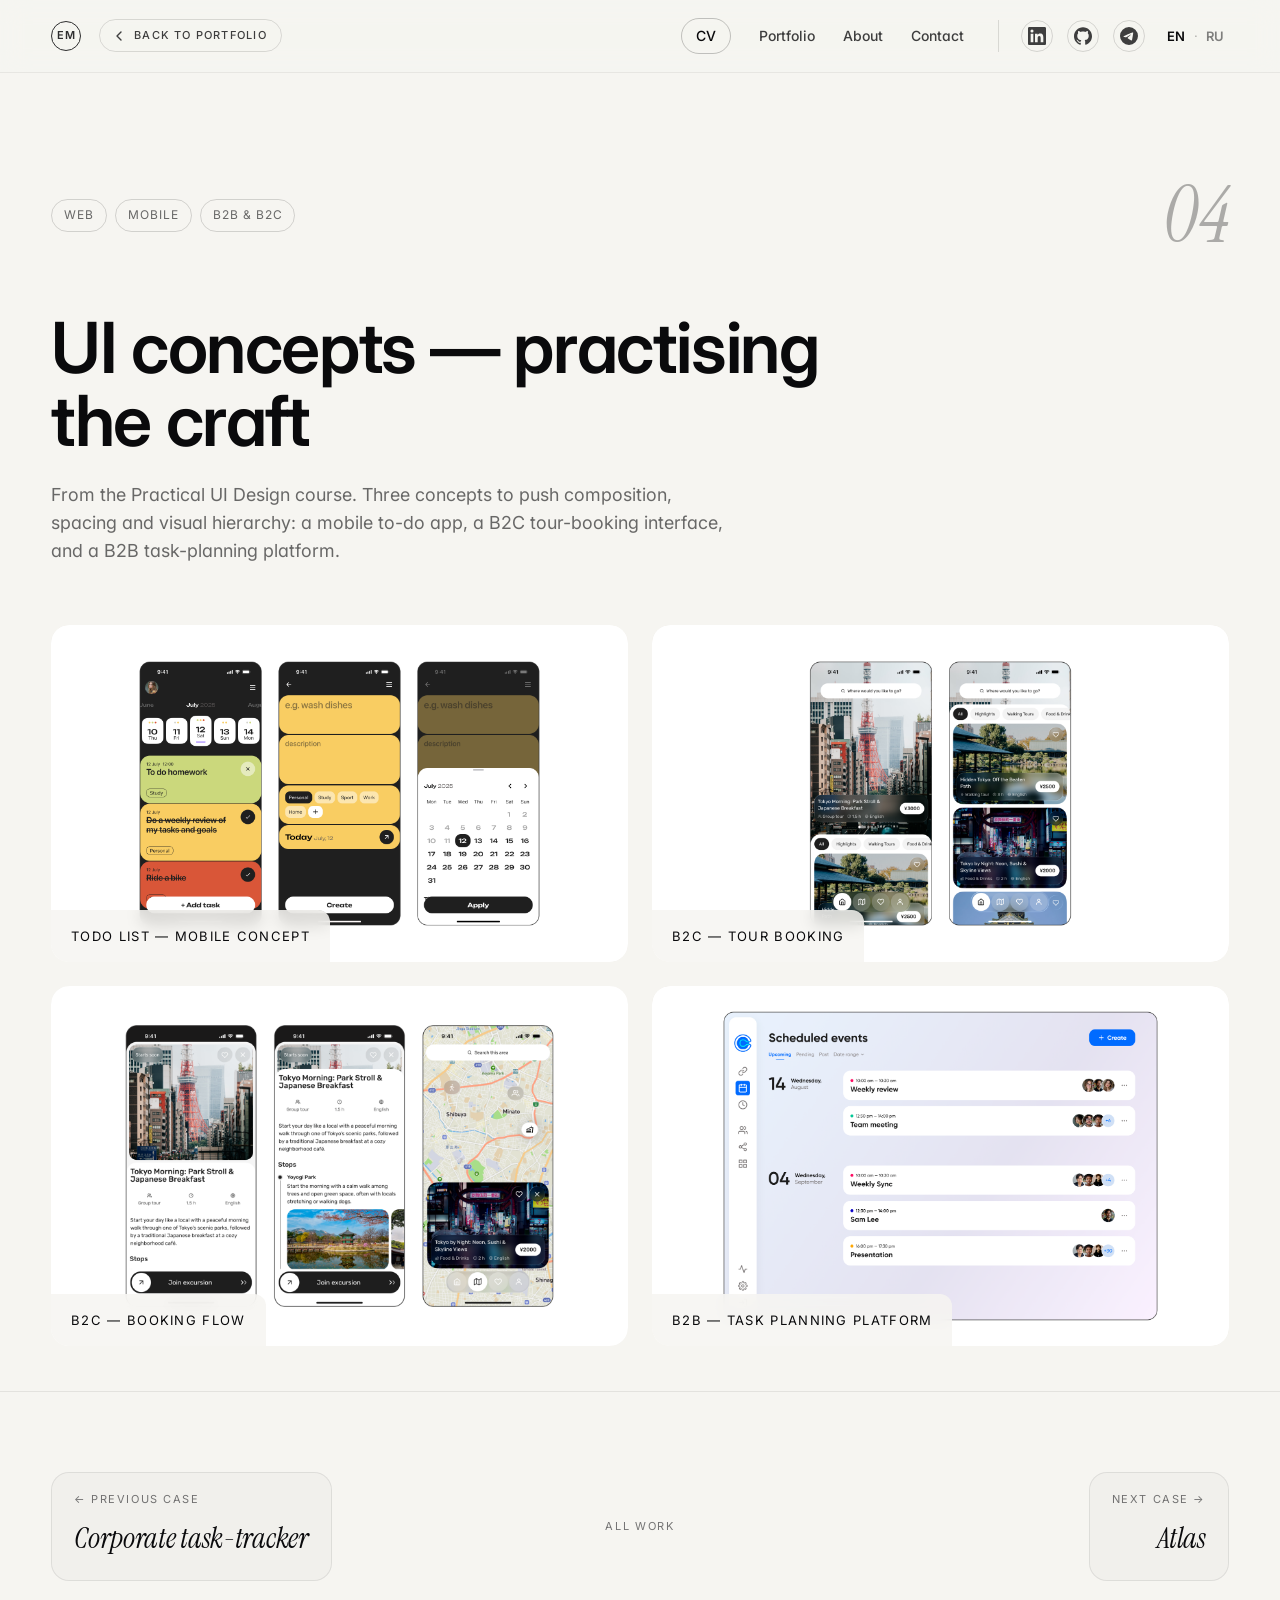
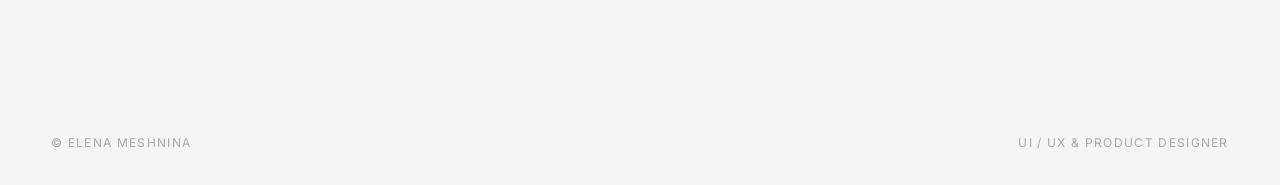
<file: cases/concepts/index.html>
<!doctype html>
<html lang="en">
<head>
  <meta charset="utf-8" />
  <meta name="viewport" content="width=device-width,initial-scale=1,viewport-fit=cover" />
  <title>UI concepts · Elena Meshnina</title>
  <meta name="description" content="UI concepts — practising the craft. From the Practical UI Design course." />
  <meta name="author" content="Elena Meshnina" />
  <meta name="theme-color" content="#f6f5f1" />
  <link rel="canonical" href="https://meshlena.github.io/cases/concepts/index.html" />
  <link rel="icon" href="/favicon.svg" type="image/svg+xml" />

  <!-- Open Graph / social -->
  <meta property="og:type" content="article" />
  <meta property="og:site_name" content="Elena Meshnina" />
  <meta property="og:title" content="UI concepts · Elena Meshnina" />
  <meta property="og:description" content="UI concepts — practising the craft. From the Practical UI Design course." />
  <meta property="og:url" content="https://meshlena.github.io/cases/concepts/index.html" />
  <meta property="og:image" content="https://meshlena.github.io/cases/concepts/assets/cover.png" />
  <meta name="twitter:card" content="summary_large_image" />
  <meta name="twitter:title" content="UI concepts · Elena Meshnina" />
  <meta name="twitter:description" content="UI concepts — practising the craft. From the Practical UI Design course." />
  <meta name="twitter:image" content="https://meshlena.github.io/cases/concepts/assets/cover.png" />

  <link rel="preconnect" href="https://fonts.googleapis.com">
  <link rel="preconnect" href="https://fonts.gstatic.com" crossorigin>
  <link href="https://fonts.googleapis.com/css2?family=Inter:wght@300;400;500;600;700;800&family=Instrument+Serif:ital@0;1&display=swap" rel="stylesheet">
  <link rel="stylesheet" href="../../styles.css" />

  <!-- i18n: pick language before paint (saved choice -> browser -> English) -->
  <script>
    window.__i18n = {
      en: { title: "UI concepts · Elena Meshnina", desc: "UI concepts — practising the craft. From the Practical UI Design course." },
      ru: { title: "UI-концепты · Елена Мешнина", desc: "UI-концепты — оттачивая ремесло. С UI-курса Вики Бреусовой «Рисуем с Викой»." }
    };
    (function () {
      var saved = null;
      try { saved = localStorage.getItem("site-lang"); } catch (e) {}
      var nav = (navigator.language || navigator.userLanguage || "en").toLowerCase();
      var lang = saved || (nav.indexOf("ru") === 0 ? "ru" : "en");
      if (lang !== "en" && lang !== "ru") lang = "en";
      document.documentElement.setAttribute("lang", lang);
      var m = window.__i18n[lang];
      if (m) {
        document.title = m.title;
        var md = document.querySelector('meta[name="description"]');
        if (md) md.setAttribute("content", m.desc);
      }
    })();
  </script>
    <!-- Yandex.Metrika counter -->
    <script type="text/javascript">
        (function(m,e,t,r,i,k,a){
            m[i]=m[i]||function(){(m[i].a=m[i].a||[]).push(arguments)};
            m[i].l=1*new Date();
            for (var j = 0; j < document.scripts.length; j++) {if (document.scripts[j].src === r) { return; }}
            k=e.createElement(t),a=e.getElementsByTagName(t)[0],k.async=1,k.src=r,a.parentNode.insertBefore(k,a)
        })(window, document,'script','https://mc.yandex.ru/metrika/tag.js?id=110365541', 'ym');
        ym(110365541, 'init', {ssr:true, webvisor:true, clickmap:true, ecommerce:"dataLayer", referrer: document.referrer, url: location.href, accurateTrackBounce:true, trackLinks:true});
    </script>
    <noscript><div><img src="https://mc.yandex.ru/watch/110365541" style="position:absolute; left:-9999px;" alt="" /></div></noscript>
    <!-- /Yandex.Metrika counter -->
</head>
<body class="is-light">

<header class="nav">
  <div class="nav__left">
    <a class="nav__logo" href="../../index.html">
      <span class="nav__logo-mark">EM</span>
    </a>
    <a class="case-page__back" href="../../portfolio.html">
      <svg width="12" height="12" viewBox="0 0 12 12" fill="none" aria-hidden="true">
        <path d="M7 2L3 6L7 10" stroke="currentColor" stroke-width="1.4" stroke-linecap="round" stroke-linejoin="round"/>
      </svg>
      <span data-lang="en">Back to portfolio</span><span data-lang="ru">Назад к&nbsp;портфолио</span>
    </a>
  </div>
  <nav class="nav__links">
    <a class="nav__cv" href="https://drive.google.com/file/d/1iWhB5NkARNtXlqjZVco4DpEjUGkYMEO7/view?usp=drive_link" target="_blank" rel="noopener" data-lang="en">CV</a>
    <a class="nav__cv" href="https://drive.google.com/file/d/1iu5xtXtdieiB0TxhFbYPIKvzkqkYX77Z/view?usp=drive_link" target="_blank" rel="noopener" data-lang="ru">Резюме</a>
    <a href="../../portfolio.html"><span data-lang="en">Portfolio</span><span data-lang="ru">Портфолио</span></a>
    <a href="../../index.html#about"><span data-lang="en">About</span><span data-lang="ru">Обо мне</span></a>
    <a href="../../index.html#contact"><span data-lang="en">Contact</span><span data-lang="ru">Контакты</span></a>
    <span class="nav__social-group">
      <a class="nav__social" href="https://www.linkedin.com/in/elena-meshnina-862780237/" aria-label="LinkedIn" target="_blank" rel="noopener">
        <svg viewBox="0 0 24 24" width="18" height="18" fill="currentColor" aria-hidden="true"><path d="M20.447 20.452h-3.554v-5.569c0-1.328-.027-3.037-1.852-3.037-1.853 0-2.136 1.445-2.136 2.939v5.667H9.351V9h3.414v1.561h.046c.477-.9 1.637-1.852 3.37-1.852 3.601 0 4.267 2.37 4.267 5.455v6.288zM5.337 7.433a2.062 2.062 0 01-2.063-2.065 2.063 2.063 0 112.063 2.065zm1.782 13.019H3.555V9h3.564v11.452zM22.225 0H1.771C.792 0 0 .774 0 1.729v20.542C0 23.227.792 24 1.771 24h20.451C23.2 24 24 23.227 24 22.271V1.729C24 .774 23.2 0 22.222 0h.003z"/></svg>
      </a>
      <a class="nav__social" href="https://github.com/meshlena" aria-label="GitHub" target="_blank" rel="noopener">
        <svg viewBox="0 0 24 24" width="18" height="18" fill="currentColor" aria-hidden="true"><path d="M12 .297c-6.63 0-12 5.373-12 12 0 5.303 3.438 9.8 8.205 11.385.6.113.82-.258.82-.577 0-.285-.01-1.04-.015-2.04-3.338.724-4.042-1.61-4.042-1.61C4.422 18.07 3.633 17.7 3.633 17.7c-1.087-.744.084-.729.084-.729 1.205.084 1.838 1.236 1.838 1.236 1.07 1.835 2.809 1.305 3.495.998.108-.776.417-1.305.76-1.605-2.665-.3-5.466-1.332-5.466-5.93 0-1.31.465-2.38 1.235-3.22-.135-.303-.54-1.523.105-3.176 0 0 1.005-.322 3.3 1.23.96-.267 1.98-.399 3-.405 1.02.006 2.04.138 3 .405 2.28-1.552 3.285-1.23 3.285-1.23.645 1.653.24 2.873.12 3.176.765.84 1.23 1.91 1.23 3.22 0 4.61-2.805 5.625-5.475 5.92.42.36.81 1.096.81 2.22 0 1.606-.015 2.896-.015 3.286 0 .315.21.69.825.57C20.565 22.092 24 17.592 24 12.297c0-6.627-5.373-12-12-12"/></svg>
      </a>
      <a class="nav__social" href="https://t.me/elena_m239" aria-label="Telegram" target="_blank" rel="noopener">
        <svg viewBox="0 0 24 24" width="18" height="18" fill="currentColor" aria-hidden="true"><path d="M11.944 0A12 12 0 0 0 0 12a12 12 0 0 0 12 12 12 12 0 0 0 12-12A12 12 0 0 0 12 0a12 12 0 0 0-.056 0zm4.962 7.224c.1-.002.321.023.465.14a.506.506 0 0 1 .171.325c.016.093.036.306.02.472-.18 1.898-.962 6.502-1.36 8.627-.168.9-.499 1.201-.82 1.231-.696.065-1.225-.46-1.9-.902-1.056-.693-1.653-1.124-2.678-1.8-1.185-.78-.417-1.21.258-1.91.177-.184 3.247-2.977 3.307-3.23.007-.032.014-.15-.056-.212s-.174-.041-.249-.024c-.106.024-1.793 1.14-5.061 3.345-.48.33-.913.49-1.302.48-.428-.008-1.252-.241-1.865-.44-.752-.245-1.349-.374-1.297-.789.027-.216.325-.437.893-.663 3.498-1.524 5.83-2.529 6.998-3.014 3.332-1.386 4.025-1.627 4.476-1.635z"/></svg>
      </a>
    </span>
  </nav>
  <div class="nav__lang" role="group" aria-label="Language / Язык">
    <button type="button" class="nav__lang-btn" data-lang-btn="en" aria-label="English">EN</button>
    <span class="nav__lang-sep" aria-hidden="true">·</span>
    <button type="button" class="nav__lang-btn" data-lang-btn="ru" aria-label="Русский">RU</button>
  </div>
</header>

<main class="case-page">
<section class="case case--light" data-case="concepts">
    <div class="case__hero">
      <div class="case__meta">
        <span class="case__tags"><span class="chip"><span data-lang="en">Web</span><span data-lang="ru">Веб</span></span><span class="chip"><span data-lang="en">Mobile</span><span data-lang="ru">Мобайл</span></span><span class="chip"><span data-lang="en">B2B & B2C</span><span data-lang="ru">B2B и&nbsp;B2C</span></span></span>
        <span class="case__num">04</span>
      </div>
      <h2 class="case__title"><span data-lang="en">UI concepts — practising the craft</span><span data-lang="ru">UI-концепты</span></h2>
      <p class="case__sub"><span data-lang="en">From the Practical UI Design course. Three concepts to push composition, spacing and visual hierarchy: a mobile to-do app, a B2C tour-booking interface, and a B2B task-planning platform.</span><span data-lang="ru">Три концепта, чтобы прокачать композицию, отступы и&nbsp;визуальную иерархию: мобильное приложение для&nbsp;задач, интерфейс бронирования туров B2C и&nbsp;B2B-платформа для&nbsp;планирования задач</span></p>
    </div>
    <div class="concepts-grid">
      <figure><img loading="lazy" decoding="async" src="assets/c1.png" alt="ToDo list mobile concept" /><figcaption><span data-lang="en">ToDo list — mobile concept</span><span data-lang="ru">ToDo-список — мобильный концепт</span></figcaption></figure>
      <figure><img loading="lazy" decoding="async" src="assets/c2.png" alt="Tour booking B2C interface" /><figcaption><span data-lang="en">B2C — tour booking</span><span data-lang="ru">B2C — бронирование туров</span></figcaption></figure>
      <figure><img loading="lazy" decoding="async" src="assets/c2-1.png" alt="Tour booking second view" /><figcaption><span data-lang="en">B2C — booking flow</span><span data-lang="ru">B2C — сценарий бронирования</span></figcaption></figure>
      <figure><img loading="lazy" decoding="async" src="assets/c3.png" alt="B2B task planning platform" /><figcaption><span data-lang="en">B2B — task planning platform</span><span data-lang="ru">B2B — платформа планирования задач</span></figcaption></figure>
    </div>
  </section>

  <nav class="case-nav">
    <a class="case-nav__link case-nav__link--prev" href="../tracker/index.html">
      <span class="case-nav__kicker"><span data-lang="en">← Previous case</span><span data-lang="ru">← Предыдущий кейс</span></span>
      <span class="case-nav__title"><span data-lang="en">Corporate task-tracker</span><span data-lang="ru">Корпоративный таск-трекер</span></span>
    </a>
    <span class="case-nav__center">
      <a href="../../portfolio.html"><span data-lang="en">All work</span><span data-lang="ru">Все работы</span></a>
    </span>
    <a class="case-nav__link case-nav__link--next" href="../atlas/index.html">
      <span class="case-nav__kicker"><span data-lang="en">Next case →</span><span data-lang="ru">Следующий кейс →</span></span>
      <span class="case-nav__title">Atlas</span>
    </a>
  </nav>
</main>

<footer class="footer">
  <span><span data-lang="en">© Elena Meshnina</span><span data-lang="ru">© Елена Мешнина</span></span>
  <span><span data-lang="en">UI / UX & Product Designer</span><span data-lang="ru">Продуктовый дизайнер</span></span>
</footer>

<script src="../../script.js"></script>
</body>
</html>
</file>
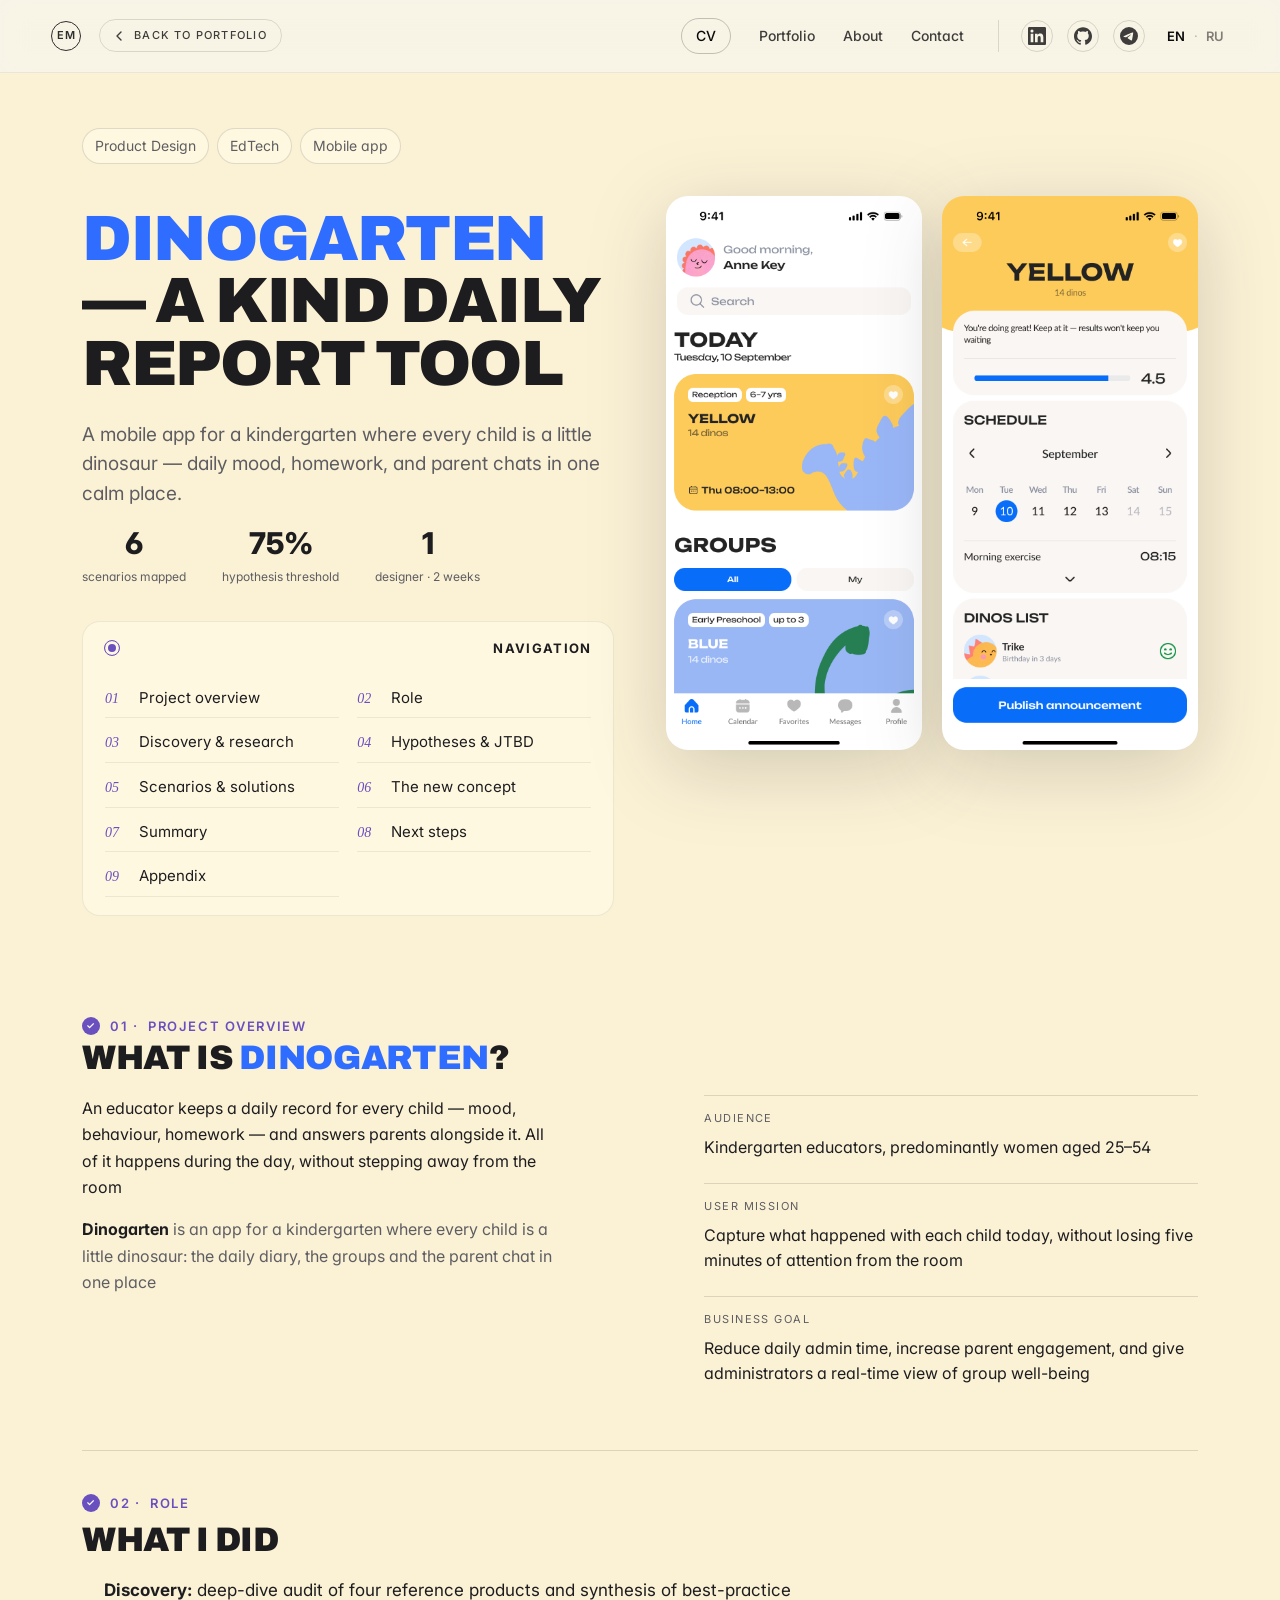
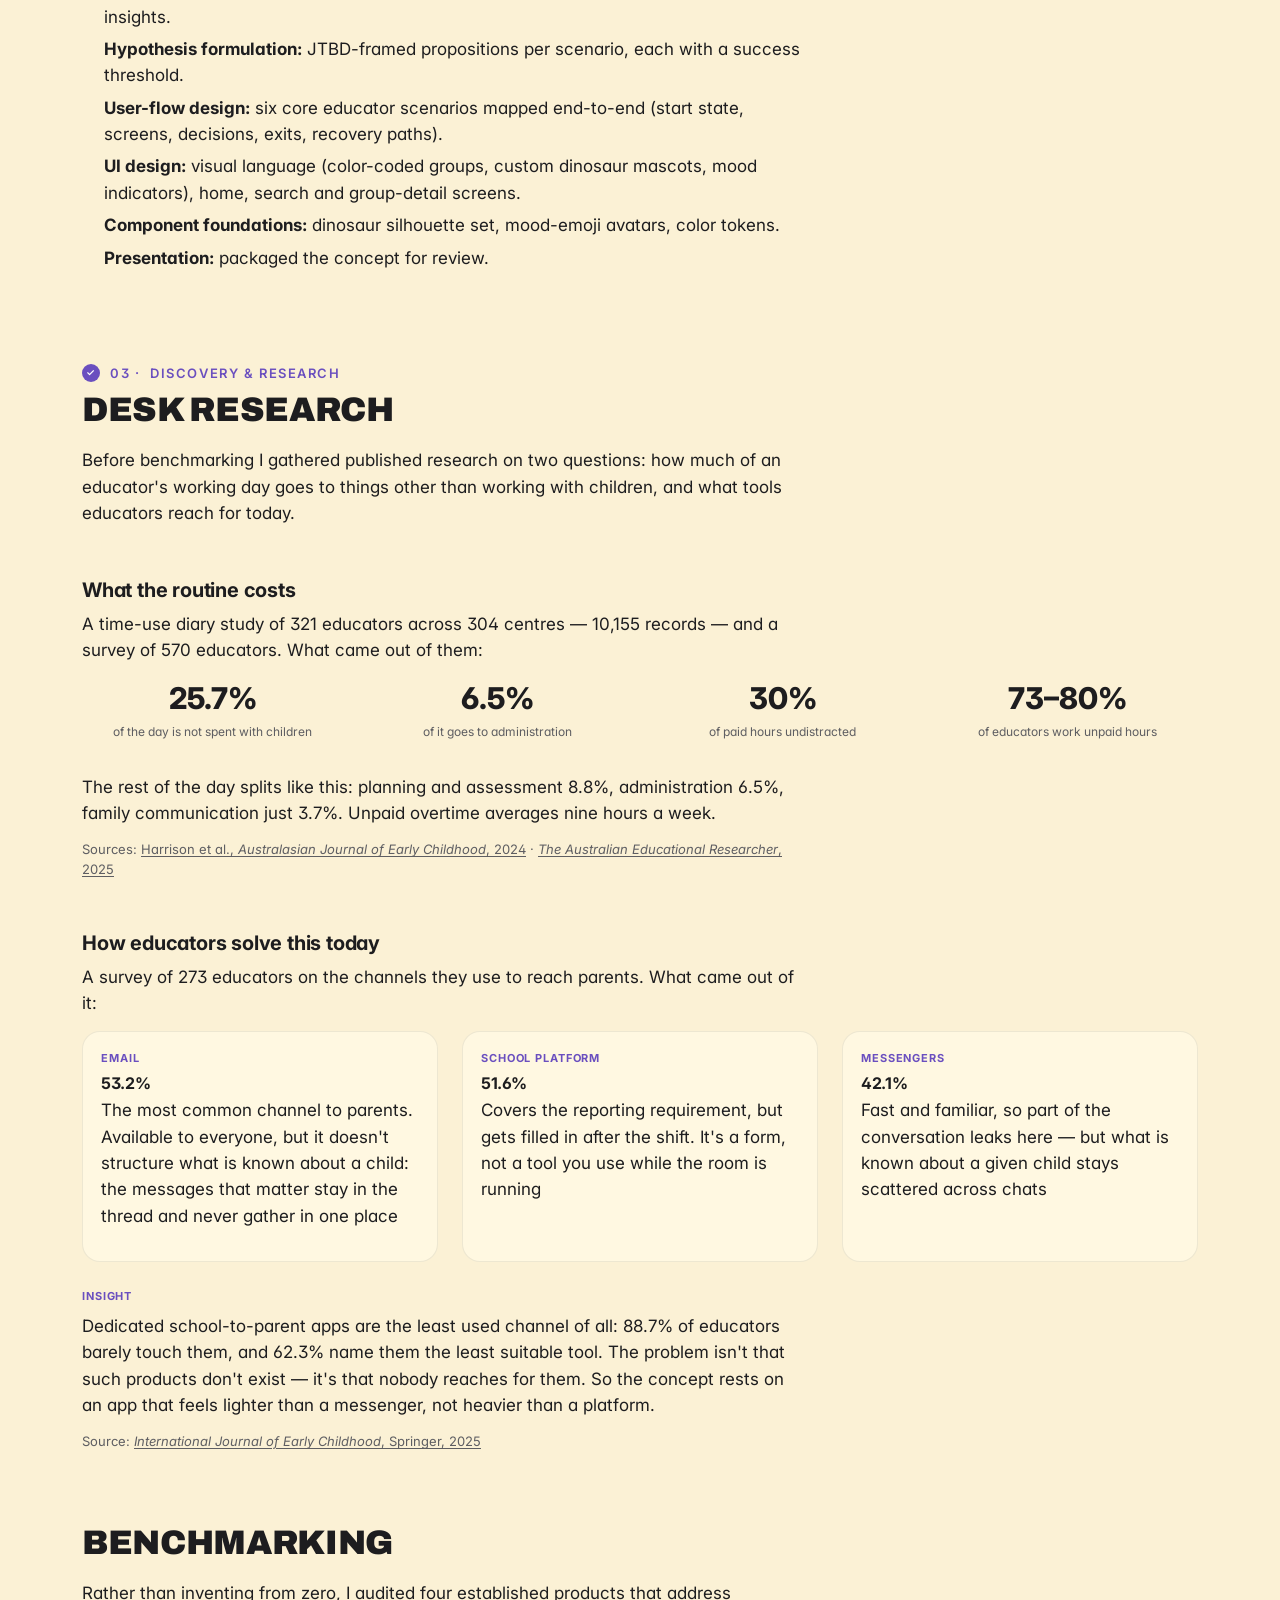
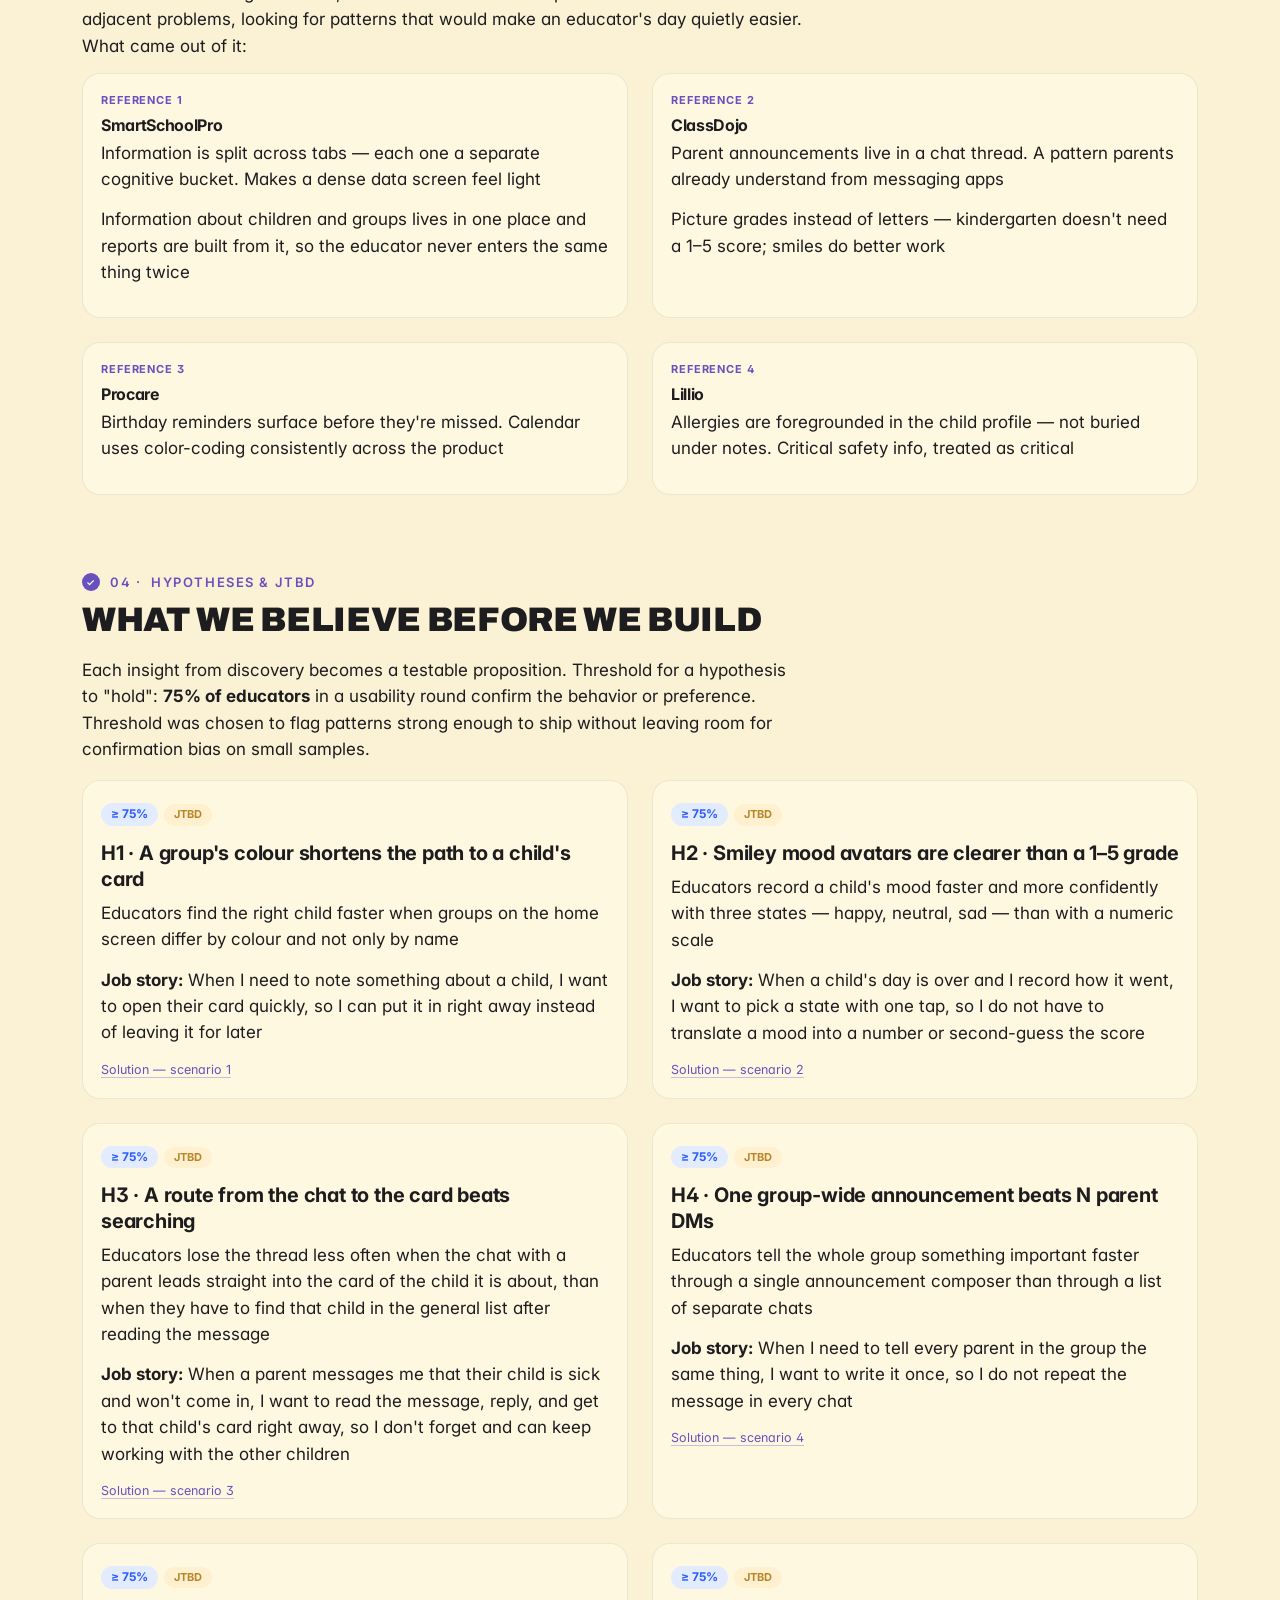
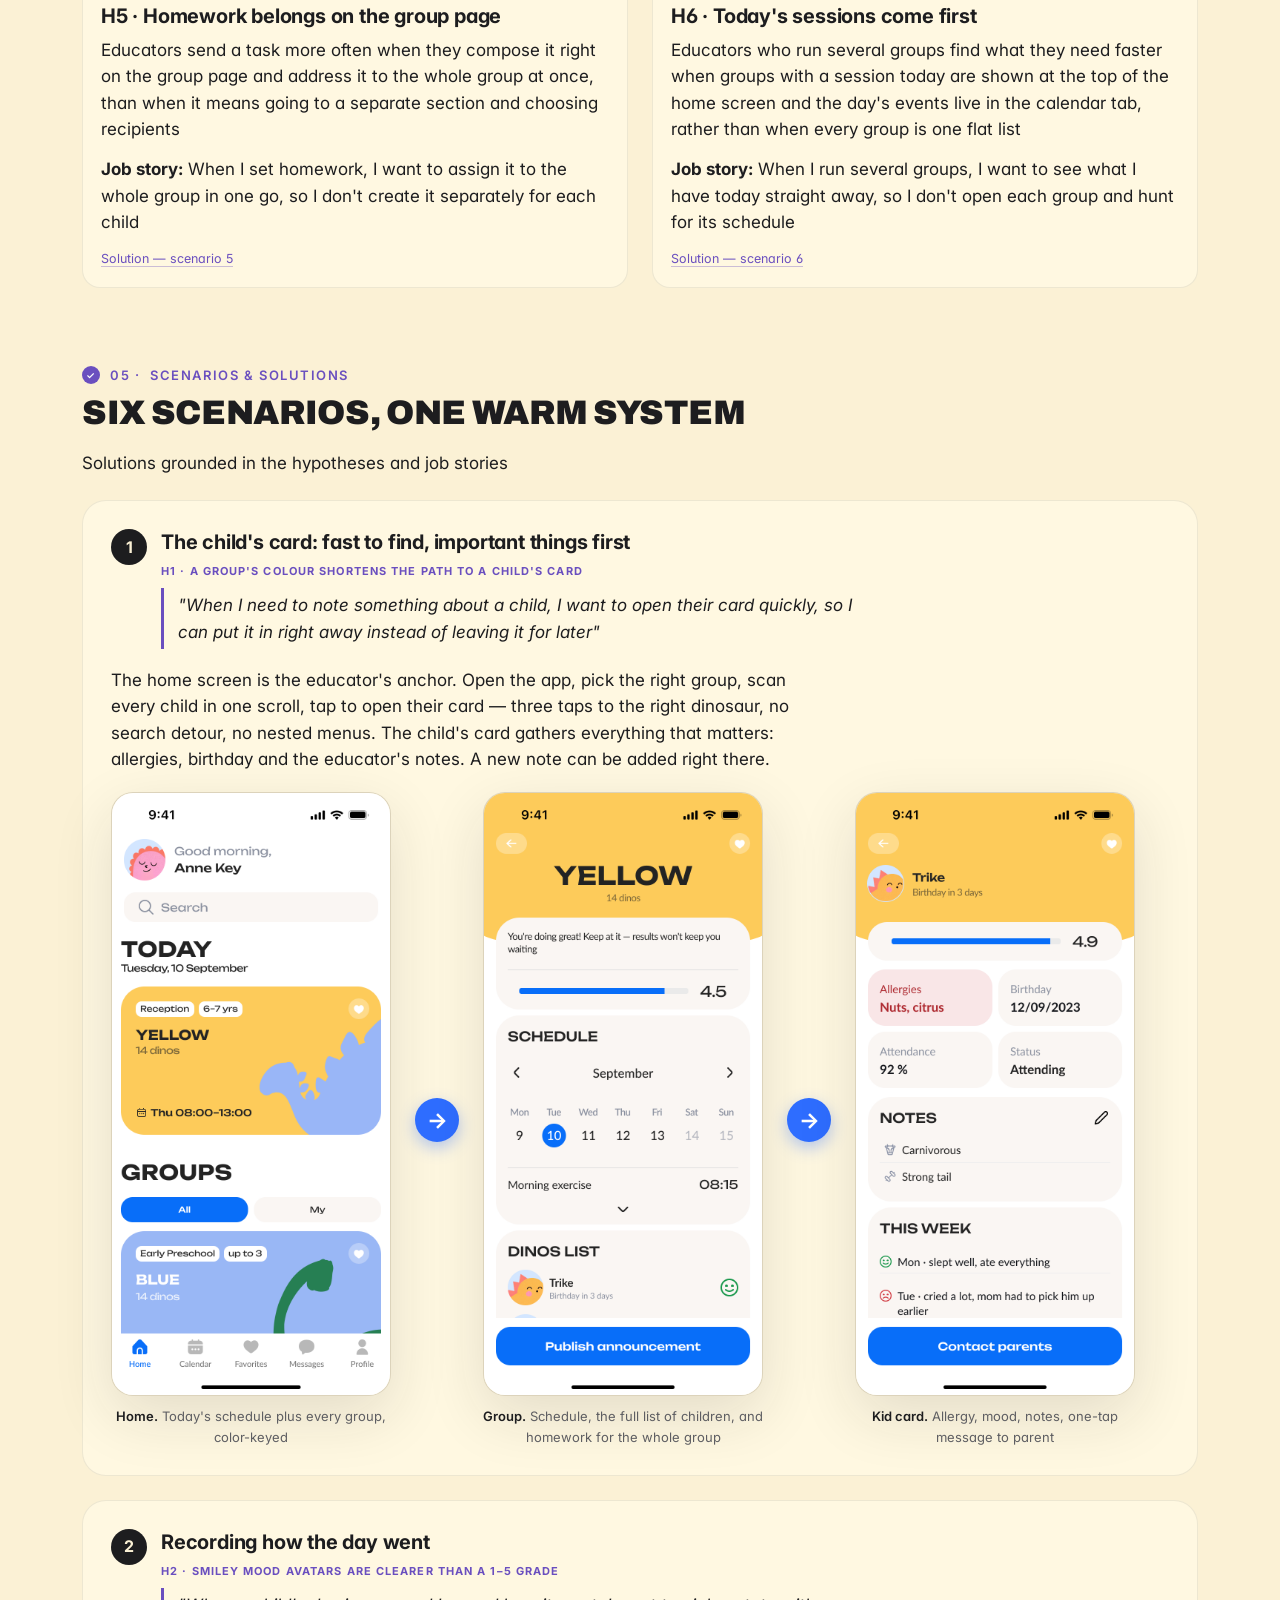
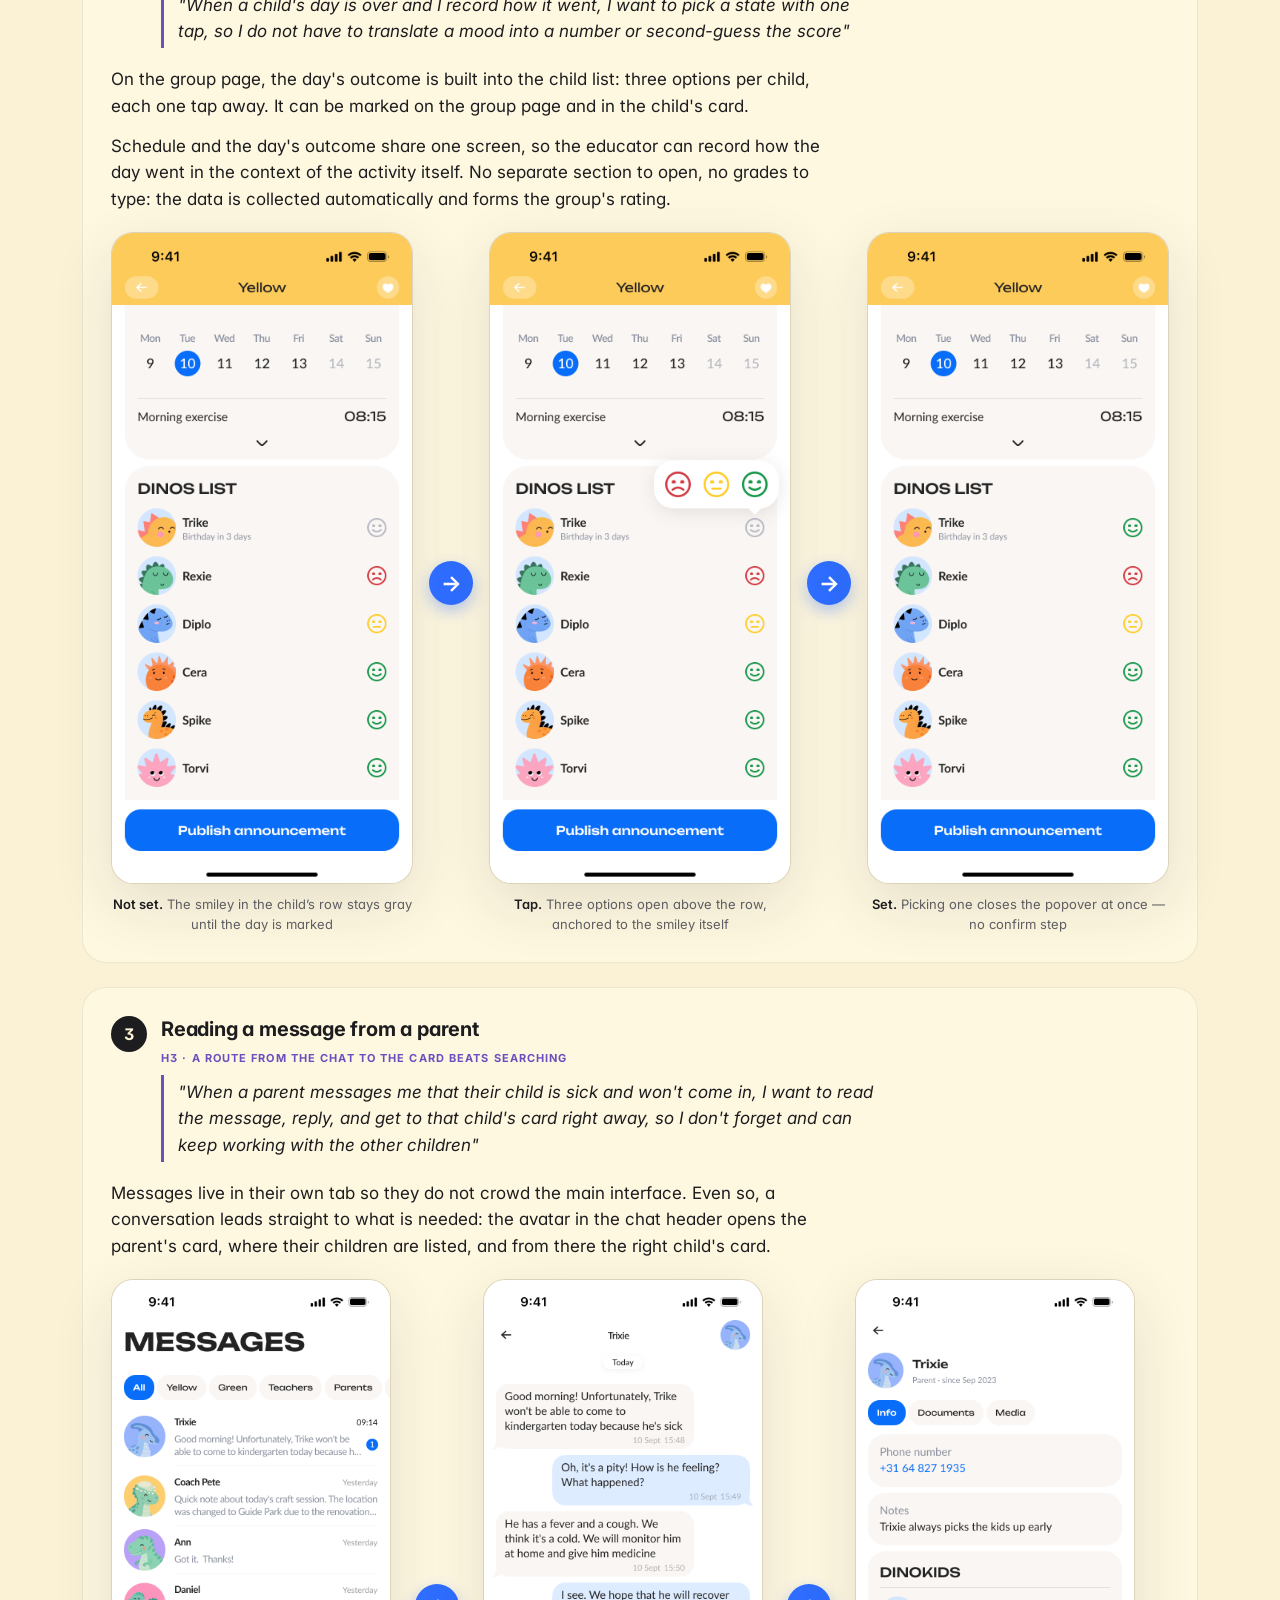
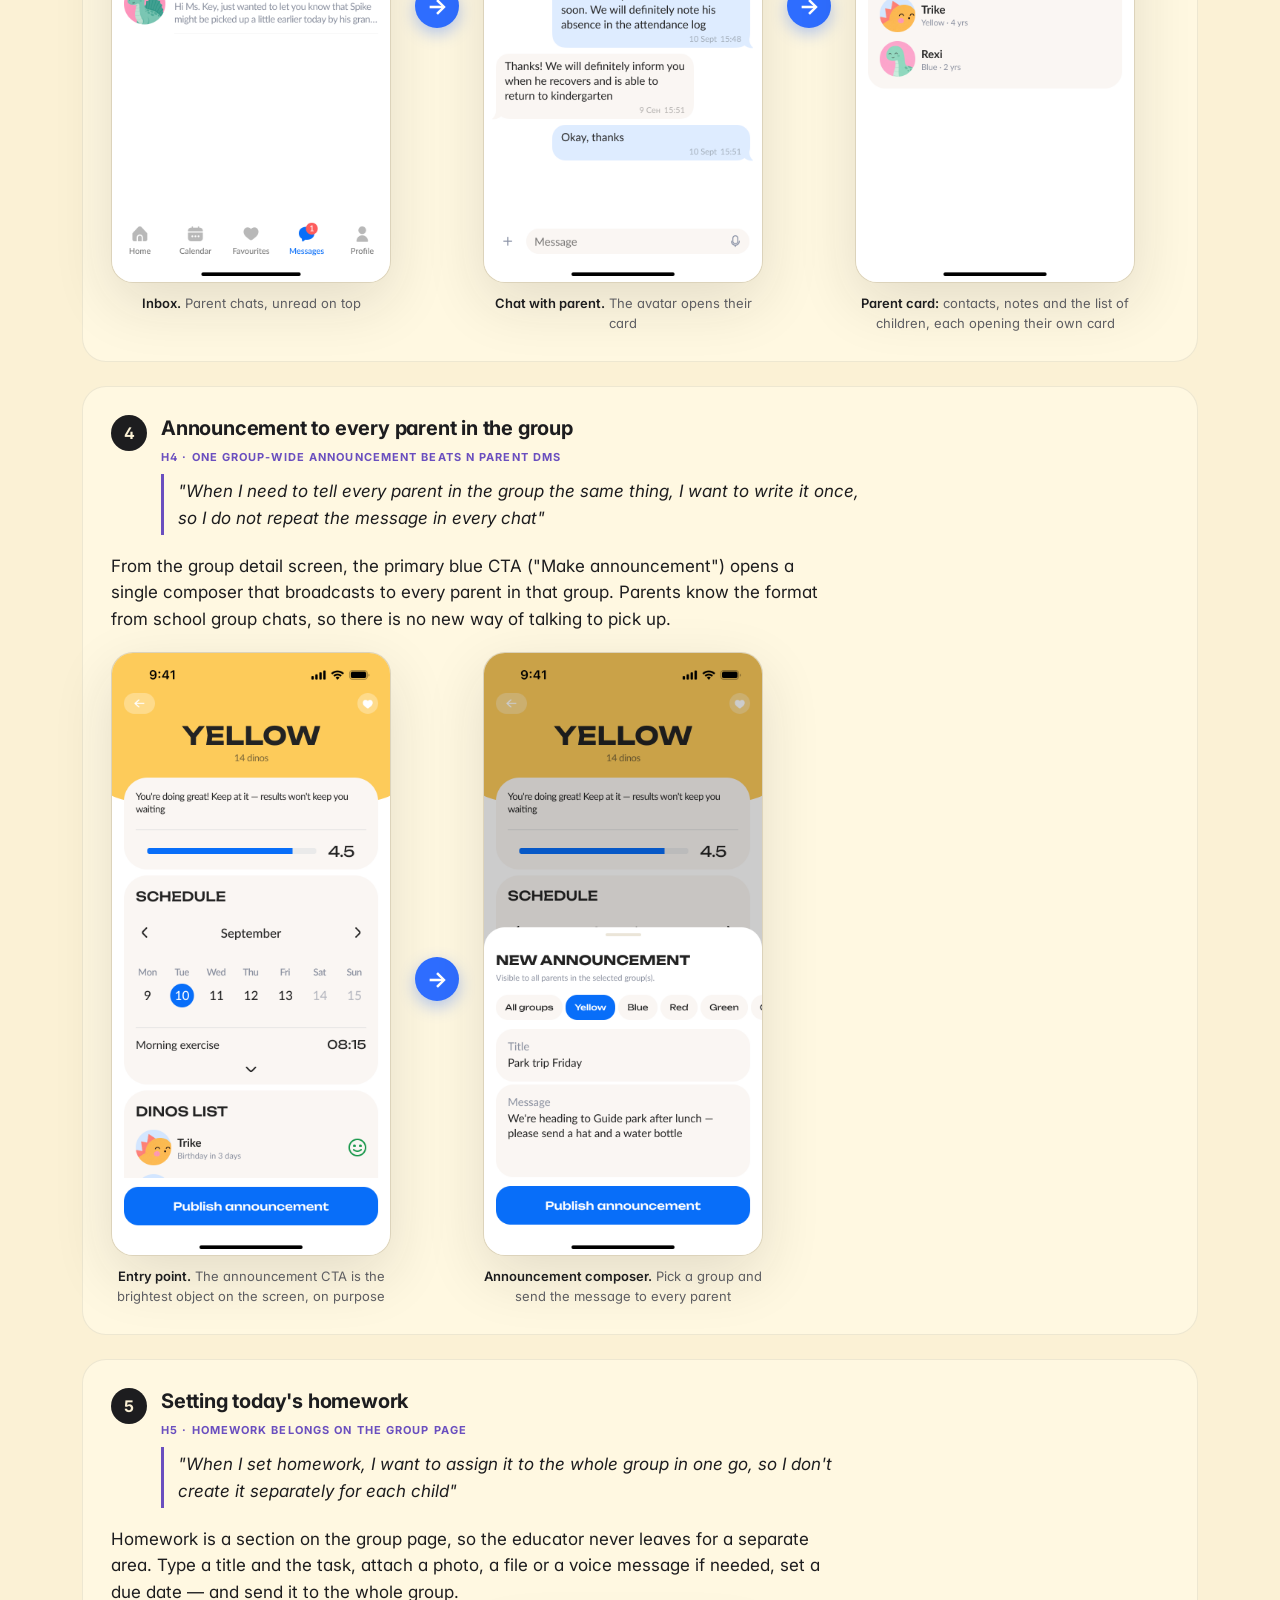
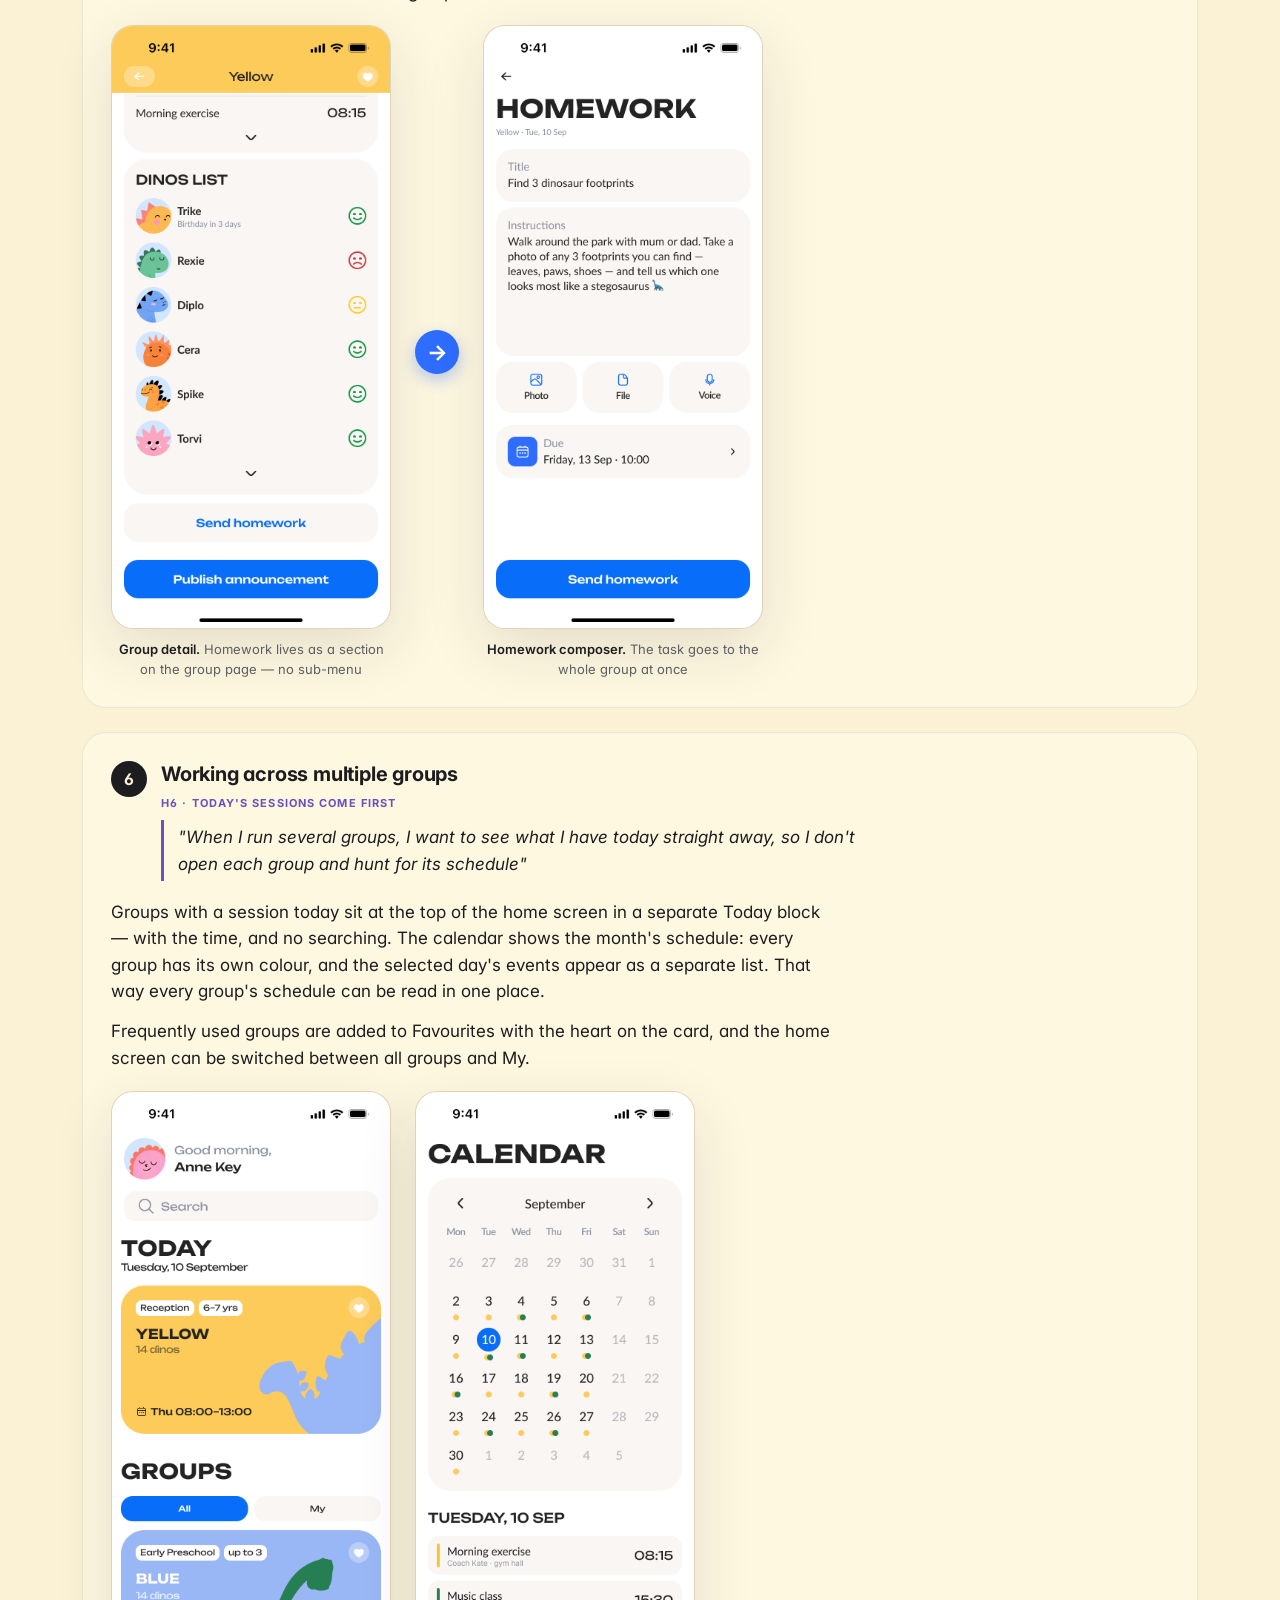
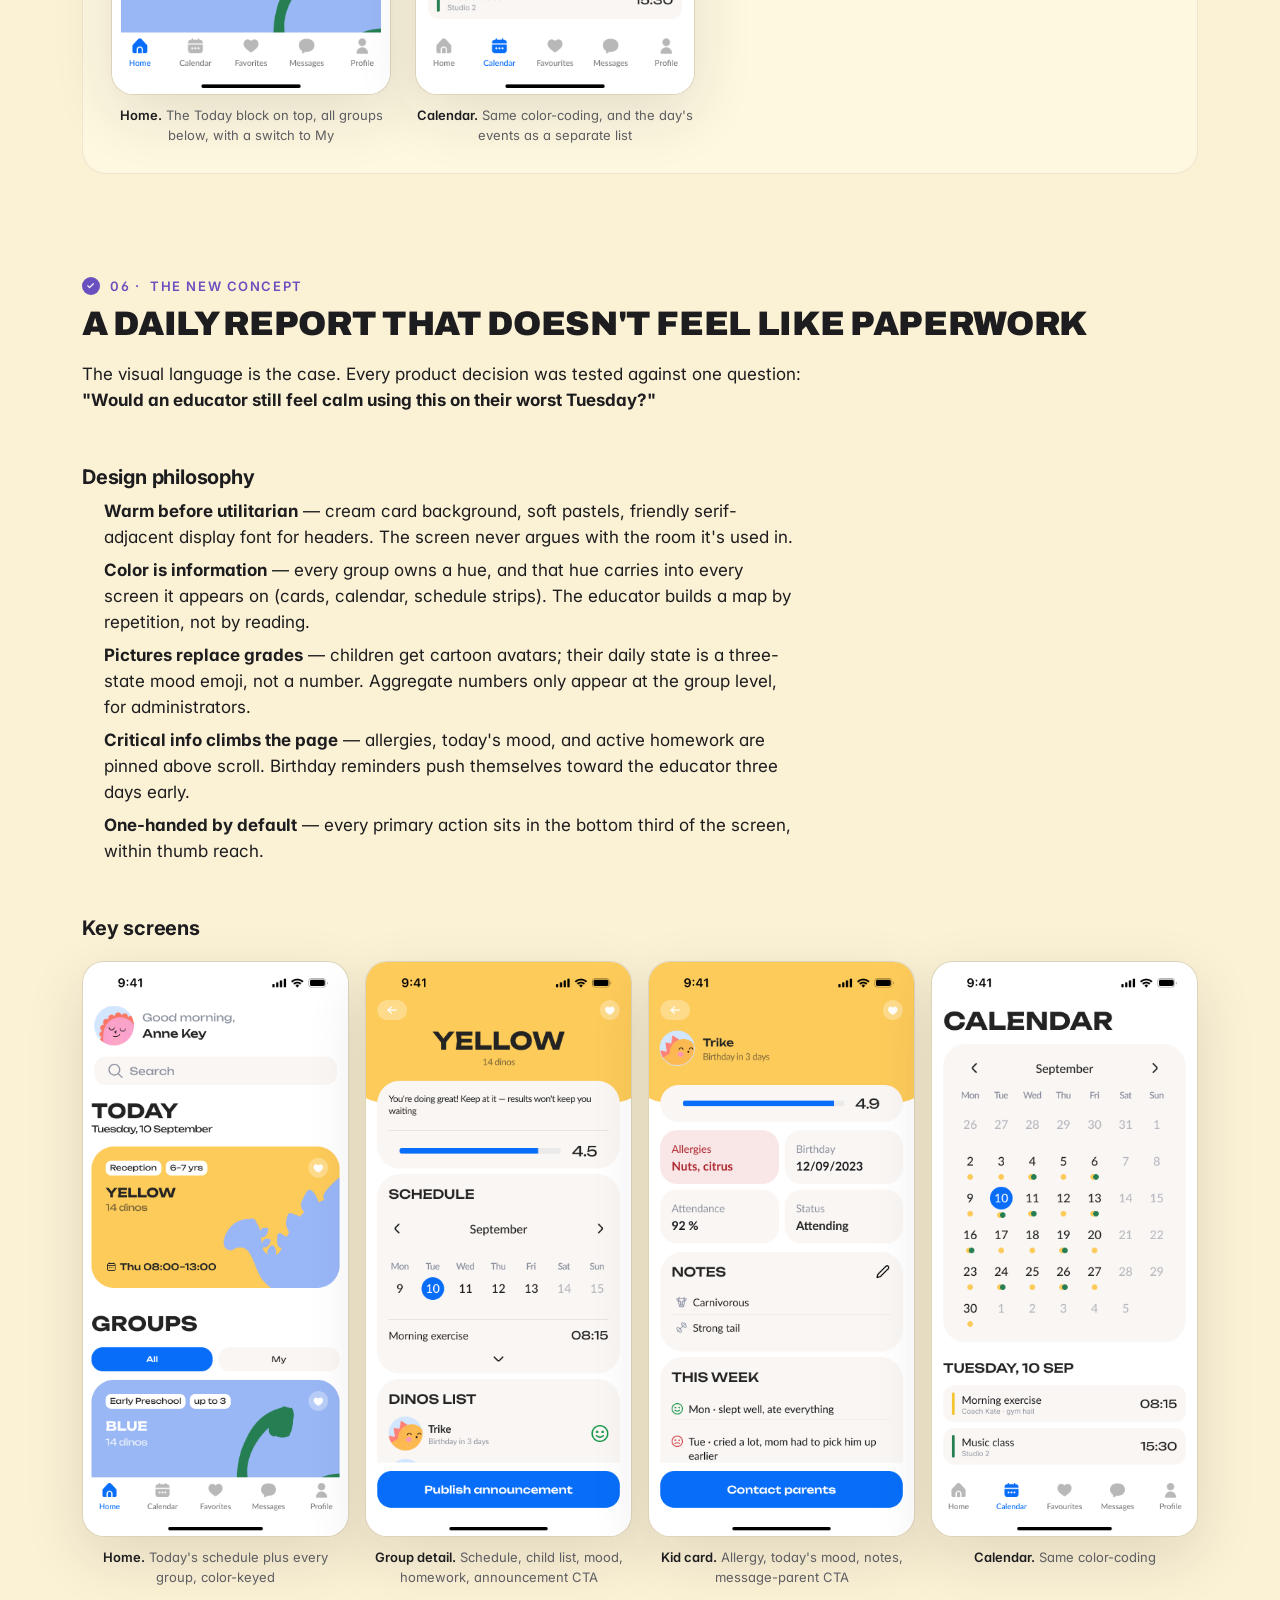
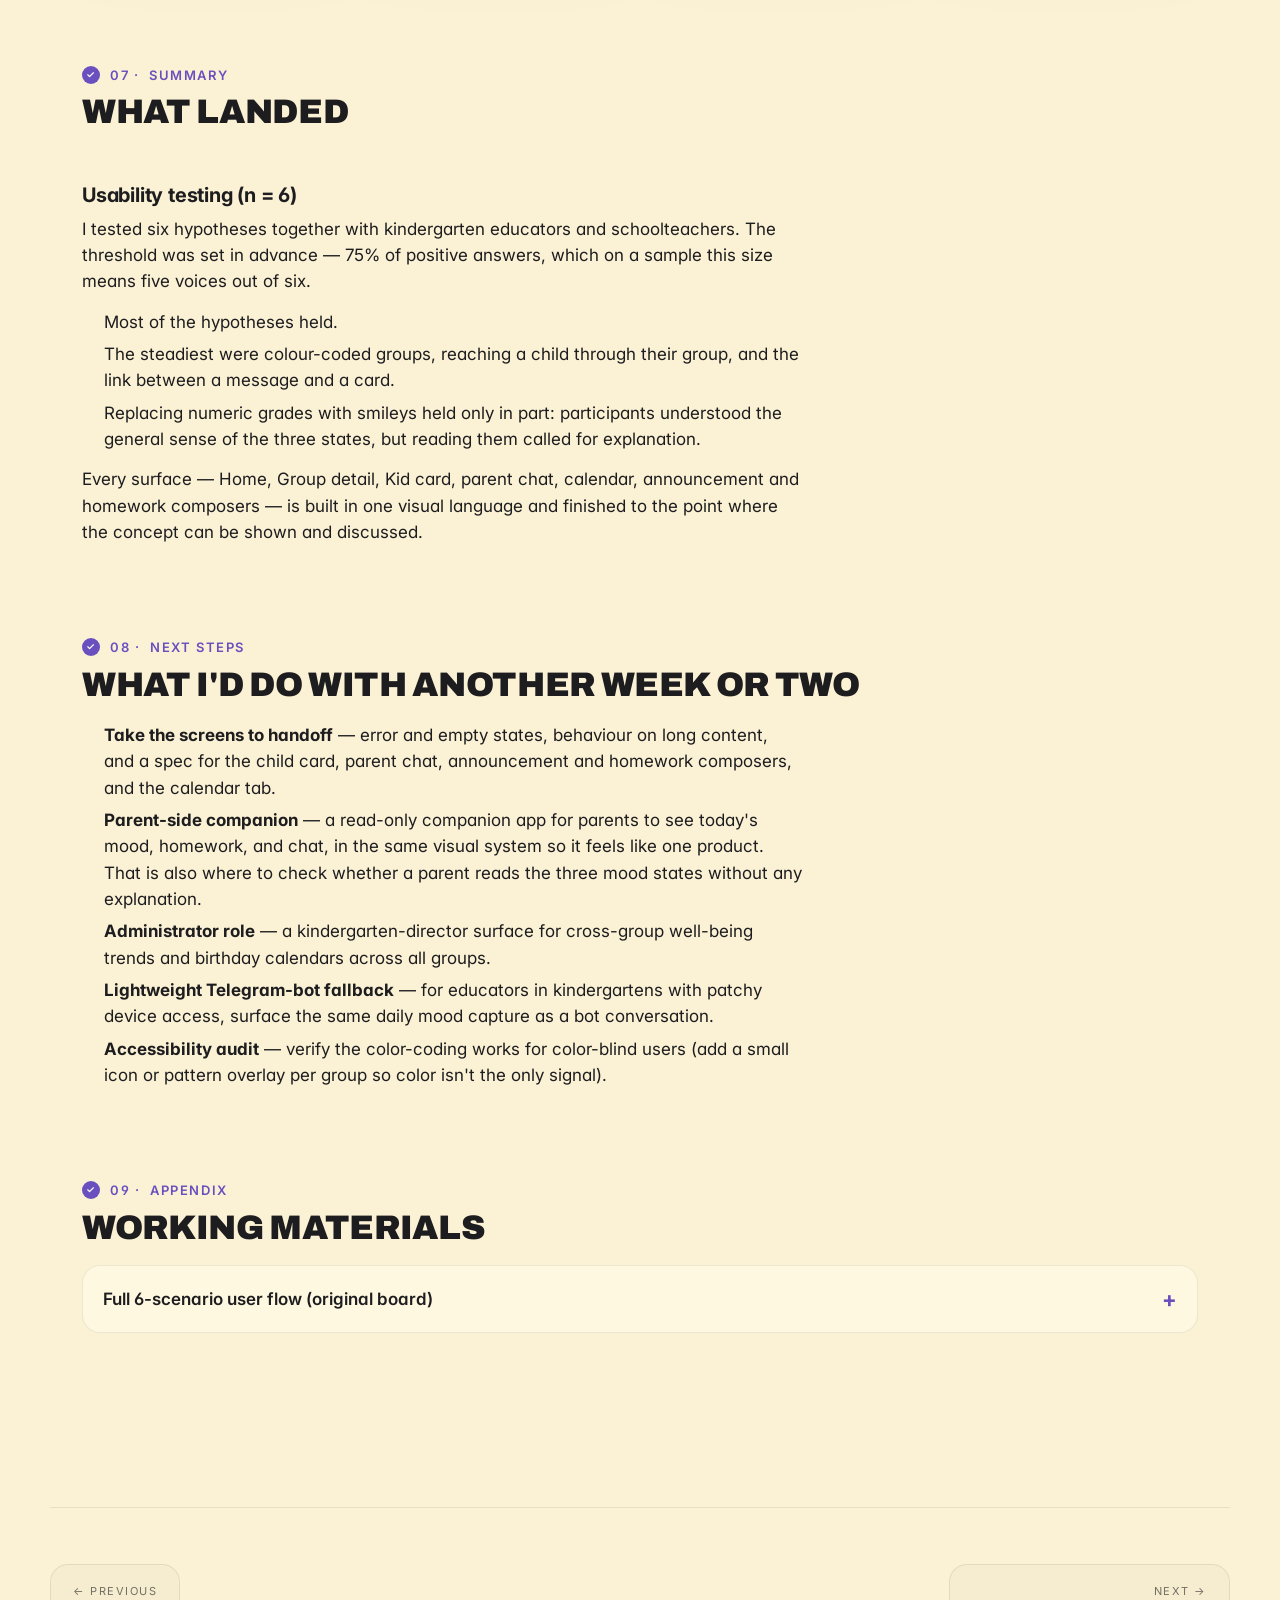
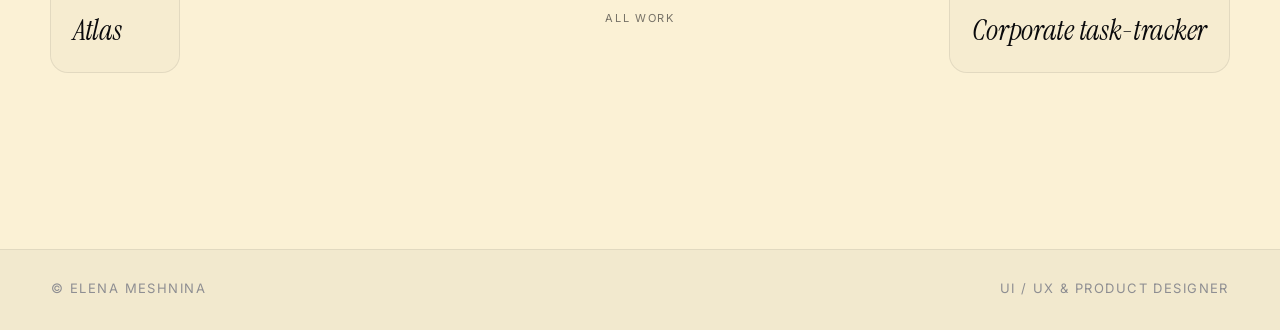
<file: cases/dinogarten/index.html>
<!DOCTYPE html>
<html lang="en">
<head>
<meta charset="UTF-8" />
<meta name="viewport" content="width=device-width, initial-scale=1.0" />
<title>Dinogarten — Elena Meshnina, Product Designer</title>
<meta name="description" content="Dinogarten — a kindergarten daily-report mobile app. Product design case study by Elena Meshnina." />
<meta name="author" content="Elena Meshnina" />
<meta name="theme-color" content="#FBF1D5" />
<link rel="canonical" href="https://meshlena.github.io/cases/dinogarten/index.html" />
<link rel="icon" href="/favicon.svg" type="image/svg+xml" />

<!-- Open Graph / social -->
<meta property="og:type" content="article" />
<meta property="og:site_name" content="Elena Meshnina" />
<meta property="og:title" content="Dinogarten — Elena Meshnina, Product Designer" />
<meta property="og:description" content="A kindergarten daily-report mobile app. Product design case study." />
<meta property="og:url" content="https://meshlena.github.io/cases/dinogarten/index.html" />
<meta property="og:image" content="https://meshlena.github.io/cases/dinogarten/assets/screens/new/messages-main.png" />
<meta name="twitter:card" content="summary_large_image" />
<meta name="twitter:title" content="Dinogarten — Elena Meshnina, Product Designer" />
<meta name="twitter:description" content="A kindergarten daily-report mobile app. Product design case study." />
<meta name="twitter:image" content="https://meshlena.github.io/cases/dinogarten/assets/screens/new/messages-main.png" />

<link rel="preconnect" href="https://fonts.googleapis.com" />
<link rel="preconnect" href="https://fonts.gstatic.com" crossorigin />
<link rel="stylesheet" href="https://fonts.googleapis.com/css2?family=Archivo:wght@400;500;600;700;800;900&family=Inter:wght@300;400;500;600;700;800&family=Instrument+Serif:ital@0;1&display=swap" />
<link rel="stylesheet" href="../../styles.css" />
<style>
  /* Keep the site nav/footer using site fonts even though body uses Archivo */
  .nav, .nav__logo, .nav__links a, .nav__social, .footer { font-family: 'Inter', system-ui, sans-serif; }
  /* Make space below the fixed nav so the case content isn't hidden behind it */
  main#top { padding-top: 120px !important; }
  /* Neutralize global em rule (which forces Instrument Serif italic + weight 400) inside the case content */
  main#top em {
    font-family: inherit !important;
    font-style: normal !important;
    font-weight: inherit !important;
  }
  /* Global styles.css sets `p { color: var(--fg); }` (cream) — force dinogarten text back to dark ink */
  main#top, main#top p, main#top li, main#top h1, main#top h2, main#top h3, main#top h4, main#top h5, main#top summary { color: #1D1D1F; }
  main#top .lede { color: #5E5E62; }
  /* Vertical rhythm — same clamp as the Atlas case (.atlas gap) */
  main#top section { padding: clamp(26px, 4vh, 48px) 0; border-top: none; }
  /* Воздух между оглавлением и первым разделом: тот же шаг, что и у под-блоков
     внутри раздела (clamp(34px, 5.6vh, 64px)), иначе раздел 01 прижат к навигации
     заметно плотнее, чем все следующие разделы прижаты друг к другу */
  main#top section:first-of-type { padding-top: 8px; padding-bottom: clamp(34px, 5.6vh, 64px); }
  /* One divider in the whole case, under the brief — exactly as in Atlas and the tracker */
  main#top #overview {
    padding-top: clamp(26px, 4vh, 48px);
    padding-bottom: clamp(40px, 7vh, 80px);
    border-bottom: 1px solid var(--line-2);
  }
  main#top #overview h2 { margin-top: 2px; }
  /* A second h2 inside a section starts a new block — same gap as between sections
     (Atlas: .atlas gap clamp(44px, 8vh, 96px)) */
  main#top section h2 ~ h2 { margin-top: clamp(44px, 8vh, 96px); }
  /* Sub-blocks inside a section — an intermediate step, because the display h2 here
     is heavier than Atlas's and needs to stay clearly above its sub-blocks */
  main#top section > h3 { margin-top: clamp(34px, 5.6vh, 64px); }
  /* Footer + case-nav blend with the cream theme */
  .footer { background: rgba(29,29,31,0.04); color: #5E5E62; border-top: 1px solid rgba(29,29,31,0.08); }
  .footer a { color: inherit; }
  .case-nav { max-width: var(--maxw); margin: 0 auto; padding: 56px 0 96px; border-top: 1px solid rgba(29,29,31,0.12); }
  /* ---------- Design tokens (echoing the product) ---------- */
  :root {
    --bg: #FBF1D5;
    --bg-elev: #FFF8E1;
    --ink: #1D1D1F;
    --ink-2: #5E5E62;
    --ink-3: #8E8E92;
    --line: rgba(29, 29, 31, 0.08);
    --line-2: rgba(29, 29, 31, 0.14);
    --accent: #2A5BFF;
    --accent-soft: #E3EBFF;
    --blue: #2e6dff;
    --blue-deep: #1e3fc7;
    --blue-soft: #bcd1ff;
    --font-display: "Archivo", "Inter", "SF Pro Display", system-ui, sans-serif;
    --warn: #B8852B;
    --warn-soft: #FFF1CF;
    --good: #2E8F4A;
    --bad: #D14848;
    --mid: #C8A23A;
    --purple: #6A4FBF;

    --g-blue: #C5E1E0;
    --g-blue-ink: #1D4E4B;
    --g-pink: #F8C6C0;
    --g-pink-ink: #6B2A24;
    --g-orange: #F5C798;
    --g-orange-ink: #623A1A;
    --g-yellow: #F2D266;
    --g-yellow-ink: #5A4416;
    --g-purple: #D8C0E0;
    --g-purple-ink: #3F285C;
    --g-green: #6E9C68;
    --g-green-ink: #1F3A1D;

    --r-sm: 12px;
    --r-md: 18px;
    --r-lg: 24px;
    --r-xl: 32px;
    --r-pill: 999px;

    --shadow-sm: 0 1px 2px rgba(0,0,0,0.04), 0 4px 12px rgba(0,0,0,0.04);
    --shadow-md: 0 6px 24px rgba(29, 29, 31, 0.08);
    --shadow-lg: 0 20px 60px rgba(29, 29, 31, 0.12);

    --maxw: 1180px;
    --gap: 24px;
  }

  * { box-sizing: border-box; }
  html, body { margin: 0; padding: 0; }
  body {
    font-family: -apple-system, BlinkMacSystemFont, "SF Pro Text", "Inter", system-ui, sans-serif;
    background: var(--bg);
    color: var(--ink);
    font-size: 17px;
    line-height: 1.55;
    -webkit-font-smoothing: antialiased;
    -moz-osx-font-smoothing: grayscale;
  }
  body.is-light { background: var(--bg); color: var(--ink); }
  a { color: var(--accent); text-decoration: none; }
  a:hover { text-decoration: underline; }
  img { max-width: 100%; display: block; }

  /* ---------- Layout ---------- */
  main { max-width: var(--maxw); margin: 0 auto; padding: 56px 32px 120px; }
  section { padding: 56px 0; border-top: 1px solid var(--line); }
  section:first-of-type { border-top: none; padding-top: 24px; }
  .section-num {
    display: inline-flex; align-items: center; gap: 10px;
    font-size: 13px; letter-spacing: 0.12em; text-transform: uppercase;
    color: var(--purple); font-weight: 600;
  }
  .check {
    width: 18px; height: 18px;
    display: inline-flex; align-items: center; justify-content: center;
    border-radius: 50%; background: var(--purple); color: white; font-size: 10px;
  }
  h1 {
    font-family: var(--font-display);
    font-size: clamp(40px, 5.4vw, 64px);
    line-height: 0.98;
    letter-spacing: -0.02em;
    margin: 12px 0 24px;
    font-weight: 900;
    text-transform: uppercase;
  }
  h1 em {
    font-style: normal;
    color: var(--blue);
  }
  h2 {
    font-family: var(--font-display);
    font-size: clamp(26px, 3.4vw, 34px);
    line-height: 1.12;
    letter-spacing: -0.01em;
    margin: 8px 0 18px;
    font-weight: 900;
    text-transform: uppercase;
  }
  h2 em {
    font-style: normal;
    color: var(--blue);
  }
  h3 {
    font-size: 20px;
    line-height: 1.3;
    letter-spacing: -0.01em;
    margin: 24px 0 8px;
    font-weight: 700;
  }
  p { margin: 0 0 14px; max-width: 720px; }
  ul, ol { margin: 0 0 14px; padding-left: 22px; max-width: 720px; }
  li { margin-bottom: 6px; }
  .lede { font-size: 19px; color: var(--ink-2); }

  /* ---------- Meta header ---------- */
  .meta {
    display: flex; flex-wrap: wrap; gap: 8px;
    font-size: 14px; color: var(--ink-2);
    margin-bottom: 8px;
  }
  .meta b { color: var(--ink); font-weight: 600; }
  .meta .pill {
    display: inline-flex; align-items: center; gap: 6px;
    background: var(--bg-elev);
    border: 1px solid var(--line-2);
    border-radius: var(--r-pill);
    padding: 6px 12px;
  }

  /* ---------- Cards / blocks ---------- */
  .card {
    background: var(--bg-elev);
    border: 1px solid var(--line);
    border-radius: var(--r-lg);
    padding: 24px;
    box-shadow: var(--shadow-sm);
  }
  .grid-2 { display: grid; grid-template-columns: repeat(2, 1fr); gap: var(--gap); }
  .grid-3 { display: grid; grid-template-columns: repeat(3, 1fr); gap: var(--gap); }
  .grid-4 { display: grid; grid-template-columns: repeat(4, 1fr); gap: var(--gap); }
  /* Four references read better as two rows: the columns are wide enough for whole
     phrases, and rows align so an uneven card no longer towers over its neighbours */
  .bench-grid { align-items: stretch; }
  .bench-grid .comp-card { display: flex; flex-direction: column; }
  @media (max-width: 860px) {
    .grid-2, .grid-3, .grid-4 { grid-template-columns: 1fr; }
  }

  .callout {
    border-radius: var(--r-md);
    padding: 16px 18px;
    background: var(--warn-soft);
    border: 1px solid rgba(184, 133, 43, 0.25);
    color: var(--ink);
    margin: 16px 0;
    font-size: 15px;
  }
  .callout.invented {
    background: #F4ECFF;
    border-color: rgba(106, 79, 191, 0.25);
  }
  .callout.insight {
    background: #FFF1CF;
    border-color: rgba(184, 133, 43, 0.3);
  }
  .callout .label {
    display: inline-flex; align-items: center; gap: 6px;
    font-size: 12px; font-weight: 700; letter-spacing: 0.1em;
    text-transform: uppercase; color: var(--warn);
  }
  .callout.invented .label { color: var(--purple); }
  .callout.insight .label { color: var(--warn); }

  /* ---------- Scenario blocks ---------- */
  .scenario {
    background: var(--bg-elev);
    border-radius: var(--r-lg);
    border: 1px solid var(--line);
    padding: 28px;
    margin: 24px 0;
  }
  .scenario-header { display: flex; align-items: flex-start; gap: 14px; margin-bottom: 18px; }
  .scenario-num {
    flex: 0 0 auto;
    width: 36px; height: 36px;
    background: var(--ink);
    color: var(--bg);
    border-radius: 50%;
    display: inline-flex; align-items: center; justify-content: center;
    font-weight: 700; font-size: 16px;
  }
  .hyp-link { margin: 12px 0 0; font-size: 12.5px; }
  .hyp-link a { color: var(--purple); text-decoration: none; border-bottom: 1px solid rgba(106,79,191,0.35); }
  .hyp-link a:hover { border-bottom-color: var(--purple); }
  .hyp-ref { margin: 0 0 8px; font-size: 11px; font-weight: 700; letter-spacing: 0.1em; text-transform: uppercase; }
  .hyp-ref a { color: var(--purple); text-decoration: none; }
  .hyp-ref a:hover { text-decoration: underline; }
  .jtbd {
    font-style: italic;
    border-left: 3px solid var(--purple);
    padding: 4px 0 4px 14px;
    color: var(--ink-2);
    margin: 0;
  }
  .arrow { color: var(--purple); font-weight: 700; }

  /* ---------- Flow arrow between screen frames ---------- */
  .screens-row { align-items: flex-start; }
  .screens-row.one-row {
    flex-wrap: nowrap;
    gap: 16px;
  }
  .screens-row.one-row .screen-frame {
    flex: 1 1 0;
    width: auto;
    min-width: 0;
  }
  @media (max-width: 720px) {
    .screens-row.one-row { flex-wrap: wrap; }
    .screens-row.one-row .screen-frame { flex: 1 1 45%; }
  }
  .flow-arrow {
    flex: 0 0 auto;
    align-self: center;
    display: inline-flex; align-items: center; justify-content: center;
    width: 44px; height: 44px;
    border-radius: 50%;
    background: var(--blue);
    color: #fff;
    font-size: 22px; font-weight: 700; line-height: 1;
    box-shadow: 0 6px 16px rgba(46, 109, 255, 0.35);
  }
  @media (max-width: 720px) {
    .flow-arrow { transform: rotate(90deg); }
  }

  /* ---------- New design PNG screens ---------- */
  .screen-frame img.new-screen,
  .screen-frame .new-screen {
    width: 100%;
    height: auto;
    display: block;
    border-radius: 22px;
    box-shadow: var(--shadow-lg);
    border: 1px solid var(--line-2);
    background: var(--bg);
  }
  .screen-frame.pair {
    width: auto;
    max-width: 100%;
  }
  .screen-frame.pair .pair-imgs {
    display: flex;
    align-items: flex-start;
    gap: 18px;
    flex-wrap: wrap;
  }
  .screen-frame.pair .pair-imgs > div {
    display: flex;
    flex-direction: column;
    gap: 8px;
    flex: 0 0 auto;
    width: 280px;
    max-width: 100%;
  }
  .screen-frame.pair .pair-imgs img {
    width: 100%;
    height: auto;
    border-radius: 22px;
    box-shadow: var(--shadow-lg);
    border: 1px solid var(--line-2);
    background: var(--bg);
    display: block;
  }
  .screen-frame.pair .pair-imgs .lbl {
    font-size: 11px;
    color: var(--ink-3);
    text-transform: uppercase;
    letter-spacing: 0.08em;
    text-align: center;
  }
  .hero-art .hero-pair {
    display: flex;
    align-items: flex-start;
    gap: clamp(12px, 1.6vw, 22px);
    width: 100%;
    justify-content: center;
  }
  .hero-art .hero-pair img {
    flex: 1 1 0;
    min-width: 0;
    width: auto;
    height: auto;
    border-radius: 22px;
    filter: drop-shadow(0 18px 38px rgba(29,29,31,0.18));
  }
  @media (max-width: 720px) {
    .hero-art .hero-pair img { width: 46%; }
    .screen-frame.pair .pair-imgs > div { width: 100%; }
  }

  /* ---------- Phone mockup component (used for invented + real) ---------- */
  .screens-row {
    display: flex; flex-wrap: wrap; gap: 24px;
    margin-top: 20px; justify-content: flex-start;
  }
  .screen-frame {
    flex: 0 0 auto;
    width: 280px;
  }
  .screen-frame img {
    width: 100%;
    border-radius: 30px;
    box-shadow: var(--shadow-lg);
    border: 1px solid var(--line-2);
    background: var(--bg);
  }
  .screen-caption {
    margin-top: 10px;
    font-size: 13px;
    color: var(--ink-2);
    text-align: center;
  }
  .screen-caption b { color: var(--ink); font-weight: 600; }

  .phone {
    width: 280px;
    aspect-ratio: 9/19.5;
    background: var(--bg);
    border-radius: 38px;
    border: 1px solid var(--line-2);
    box-shadow: var(--shadow-lg);
    overflow: hidden;
    position: relative;
    display: flex; flex-direction: column;
    font-size: 11px;
    color: var(--ink);
  }
  .phone .status {
    flex: 0 0 24px;
    display: flex; align-items: center; justify-content: space-between;
    padding: 6px 18px 0;
    font-size: 10px; font-weight: 600;
  }
  .phone .status .right { display: inline-flex; gap: 4px; align-items: center; }
  .phone .body {
    flex: 1; overflow: hidden; padding: 6px 14px;
    display: flex; flex-direction: column;
  }
  .phone .tabbar {
    flex: 0 0 44px;
    border-top: 1px solid var(--line);
    background: var(--bg-elev);
    display: grid; grid-template-columns: repeat(5, 1fr);
    align-items: center;
    padding: 0 6px;
    font-size: 9px;
    color: var(--ink-3);
  }
  .phone .tabbar > div {
    display: flex; flex-direction: column; align-items: center; gap: 2px;
  }
  .phone .tabbar svg { width: 16px; height: 16px; }
  .phone .tabbar .active { color: var(--ink); }
  .phone .tabbar .active svg { stroke: var(--ink); }

  /* mini iOS keyboard */
  .phone .kbd {
    flex: 0 0 130px;
    background: #CCCFD4;
    padding: 6px 4px;
    display: flex; flex-direction: column; gap: 4px;
  }
  .phone .kbd-row {
    display: flex; gap: 3px; justify-content: center;
  }
  .phone .kbd-key {
    background: white; border-radius: 4px; padding: 4px 6px;
    font-size: 9px; flex: 1; text-align: center;
    box-shadow: 0 1px 0 rgba(0,0,0,0.2);
  }
  .phone .kbd-key.space { flex: 3; }
  .phone .kbd-key.dark { background: #ACB1BA; color: var(--ink); }

  /* group colored header (used in mocks) */
  .phone .grouphdr {
    margin: -6px -14px 8px;
    padding: 12px 14px 14px;
    border-radius: 0 0 16px 16px;
    position: relative;
  }
  .phone .grouphdr.yellow { background: var(--g-yellow); color: var(--g-yellow-ink); }
  .phone .grouphdr.blue   { background: var(--g-blue);   color: var(--g-blue-ink); }
  .phone .grouphdr.pink   { background: var(--g-pink);   color: var(--g-pink-ink); }

  .phone .row { display: flex; align-items: center; gap: 8px; }
  .phone .uppercase { text-transform: uppercase; letter-spacing: 0.04em; font-weight: 700; font-size: 9px; color: var(--ink-2); }
  .phone .section-card {
    background: white;
    border-radius: 14px;
    padding: 10px 12px;
    margin-bottom: 8px;
  }
  .phone .pill {
    display: inline-block; padding: 2px 8px; border-radius: 999px;
    background: rgba(255,255,255,0.7); font-size: 9px; font-weight: 600;
    margin-right: 4px;
  }
  .phone .cta {
    background: var(--accent); color: white;
    border-radius: 999px;
    text-align: center;
    padding: 10px;
    font-weight: 600;
    font-size: 11px;
    margin-top: auto;
  }
  .phone .moodavatar {
    width: 22px; height: 22px; border-radius: 50%;
    display: inline-flex; align-items: center; justify-content: center;
    font-size: 13px;
    flex: 0 0 auto;
  }
  .phone .mood-good  { color: var(--good); }
  .phone .mood-bad   { color: var(--bad); }
  .phone .mood-mid   { color: var(--mid); }

  .phone .msg {
    max-width: 75%;
    padding: 8px 10px;
    border-radius: 14px;
    font-size: 10.5px;
    margin-bottom: 6px;
    line-height: 1.35;
  }
  .phone .msg.them { background: white; align-self: flex-start; border-bottom-left-radius: 4px; }
  .phone .msg.me   { background: var(--accent); color: white; align-self: flex-end; border-bottom-right-radius: 4px; }

  .phone .calgrid {
    display: grid; grid-template-columns: repeat(7, 1fr); gap: 4px;
    font-size: 10px; text-align: center;
  }
  .phone .calgrid .dh { color: var(--ink-3); font-size: 9px; }
  .phone .calgrid .d {
    aspect-ratio: 1; display: flex; align-items: center; justify-content: center;
    border-radius: 50%;
    position: relative;
  }
  .phone .calgrid .d.today { background: var(--g-pink); color: var(--g-pink-ink); font-weight: 700; }
  .phone .calgrid .d.dot::after {
    content: ''; width: 4px; height: 4px; border-radius: 50%;
    background: var(--accent); position: absolute; bottom: 2px;
  }

  /* ---------- Discovery / competitor cards ---------- */
  .comp-card {
    background: var(--bg-elev);
    border: 1px solid var(--line);
    border-radius: var(--r-md);
    padding: 18px;
  }
  .comp-card h4 {
    margin: 0 0 6px;
    font-size: 16px;
    font-weight: 700;
  }
  .comp-card .lbl {
    font-size: 11px; text-transform: uppercase; letter-spacing: 0.08em;
    color: var(--purple); font-weight: 700; margin-bottom: 8px;
  }

  /* ---------- Project brief — the two-column pattern from Atlas / tracker ---------- */
  .brief {
    display: grid; grid-template-columns: 1.05fr 0.95fr;
    gap: clamp(32px, 6vw, 88px); align-items: start; margin-top: 4px;
  }
  .brief__lead p { font-size: 16px; line-height: 1.65; color: var(--ink); max-width: 48ch; margin: 0 0 16px; }
  .brief__def { color: var(--ink-2) !important; margin-bottom: 0 !important; }
  .brief__def b { color: var(--ink); font-weight: 700; }
  .brief__facts { display: grid; gap: 22px; margin: 0; }
  .brief__facts > div { border-top: 1px solid var(--line-2); padding-top: 14px; }
  .brief__facts dt {
    font-size: 11px; letter-spacing: 0.13em; text-transform: uppercase;
    color: var(--ink-2); margin-bottom: 8px;
  }
  .brief__facts dd { margin: 0; font-size: 16px; line-height: 1.6; color: var(--ink); max-width: none; }
  @media (max-width: 760px) { .brief { grid-template-columns: 1fr; gap: 28px; } }

  /* Standalone conclusion — label plus paragraph, no plaque (Atlas has none) */
  main#top .insight-lbl {
    font-size: 11px; text-transform: uppercase; letter-spacing: 0.08em;
    color: var(--purple); font-weight: 700; margin: 26px 0 8px;
  }

  main#top .src-note {
    font-size: 13px;
    line-height: 1.5;
    color: var(--ink-2);
    margin: 14px 0 0;
  }
  .src-note a { color: var(--ink-2); text-decoration: underline; text-underline-offset: 2px; }
  .src-note a:hover { color: var(--accent); }

  /* ---------- Hypothesis / metric ---------- */
  .hyp {
    background: var(--bg-elev);
    border: 1px solid var(--line);
    border-radius: var(--r-md);
    padding: 18px;
  }
  .hyp .threshold {
    display: inline-block;
    background: var(--accent-soft);
    color: var(--accent);
    border-radius: var(--r-pill);
    padding: 2px 10px;
    font-size: 12px;
    font-weight: 700;
    margin-bottom: 8px;
  }
  .hyp .jtbd-tag {
    display: inline-block;
    background: var(--warn-soft);
    color: var(--warn);
    border-radius: var(--r-pill);
    padding: 2px 10px;
    font-size: 11px;
    font-weight: 700;
    margin-left: 6px;
  }

  /* ---------- Detail / collapse ---------- */
  details {
    background: var(--bg-elev);
    border: 1px solid var(--line);
    border-radius: var(--r-md);
    padding: 0;
    margin: 18px 0;
  }
  details summary {
    cursor: pointer; padding: 16px 20px;
    font-weight: 600;
    list-style: none;
    display: flex; align-items: center; justify-content: space-between;
  }
  details summary::-webkit-details-marker { display: none; }
  details summary::after {
    content: "+"; color: var(--purple); font-size: 22px; font-weight: 700;
  }
  details[open] summary::after { content: "−"; }
  details .body { padding: 0 20px 20px; }

  /* ---------- Inline TOC ---------- */
  .toc {
    margin: 32px 0 8px;
    background: var(--bg-elev);
    border: 1px solid var(--line);
    border-radius: var(--r-md);
    padding: 0;
  }
  .toc > summary {
    padding: 16px 22px;
    font-size: 13px;
    letter-spacing: 0.10em;
    text-transform: uppercase;
    color: var(--ink-2);
    font-weight: 700;
  }
  .toc > summary::before {
    content: "";
    display: inline-block;
    width: 14px; height: 14px;
    border-radius: 50%;
    background: var(--purple);
    margin-right: 12px;
    vertical-align: -2px;
    box-shadow: inset 0 0 0 3px var(--bg-elev);
    outline: 1px solid var(--purple);
  }
  .toc > summary span.lbl { display: inline-block; }
  .toc > summary::after { content: "+"; }
  .toc[open] > summary::after { content: "−"; }
  /* Navigation is always open and not collapsible */
  .toc > summary { pointer-events: none; }
  .toc > summary::after { display: none; }
  .toc-list {
    list-style: none;
    margin: 0;
    padding: 4px 22px 18px;
    display: grid;
    grid-template-columns: repeat(2, minmax(0, 1fr));
    gap: 4px 18px;
    max-width: none;
  }
  .toc-list li { margin: 0; }
  .toc-list a {
    display: flex; align-items: baseline; gap: 10px;
    padding: 8px 0;
    color: var(--ink);
    border-bottom: 1px solid var(--line);
    font-size: 15px;
    text-decoration: none;
    transition: color .15s ease;
  }
  .toc-list a:hover { color: var(--purple); border-bottom-color: var(--purple); }
  .toc-list a .num {
    font-family: ui-serif, Georgia, "Times New Roman", serif;
    font-style: italic;
    color: var(--purple);
    font-size: 14px;
    min-width: 24px;
  }
  @media (max-width: 860px) {
    .toc-list { grid-template-columns: 1fr; }
  }

  /* ---------- Hero composition ---------- */
  .hero {
    display: grid;
    grid-template-columns: 1fr 1fr;
    gap: clamp(32px, 4vw, 56px);
    align-items: start;
    padding: 24px 0 0;
    /* styles.css sets .hero { min-height: 100vh } for the landing page — inside a case
       that stretched the hero to a full screen and left a dead gap under the mockups */
    min-height: 0;
    overflow: visible;
  }
  .hero-art {
    /* No backing panel: the screens carry themselves, and the gradient was
       competing with the yellow inside the mockups */
    background: none;
    padding: 0;
    display: flex; justify-content: center; align-items: flex-end;
    min-height: 0;
    align-self: start;
  }
  .hero-art img {
    width: 100%;
    filter: drop-shadow(0 18px 38px rgba(29,29,31,0.18));
    border-radius: 22px;
  }
  @media (max-width: 860px) {
    .hero { grid-template-columns: 1fr; }
  }

  /* ---------- Specific tweaks ---------- */
  .scope-table {
    width: 100%; border-collapse: collapse;
    font-size: 14px;
  }
  .scope-table th, .scope-table td {
    text-align: left; padding: 10px 12px;
    border-bottom: 1px solid var(--line);
    vertical-align: top;
  }
  .scope-table th {
    font-weight: 700; color: var(--ink-2);
    font-size: 12px; text-transform: uppercase; letter-spacing: 0.06em;
  }
  .scope-table .status-ok::before { content: "● "; color: var(--good); }
  .scope-table .status-invented::before { content: "● "; color: var(--purple); }

  .key-numbers {
    display: flex; flex-wrap: wrap; gap: 36px;
    margin: 20px 0 30px;
    justify-content: flex-start;
    text-align: center;
  }
  .key-numbers .num {
    padding: 0;
    min-width: 0;
    background: none;
    border: none;
  }
  .key-numbers .num b {
    display: block; font-size: 30px; line-height: 1; font-weight: 800;
    color: var(--ink); margin-bottom: 4px;
  }
  .key-numbers .num > span {
    font-size: 12px; color: var(--ink-2);
  }
  .key-numbers .num b span { font-size: inherit; color: inherit; font-weight: inherit; }
  /* Long labels need an even column rhythm, not flex spacing */
  .key-numbers--grid {
    display: grid; grid-template-columns: repeat(4, 1fr);
    gap: 24px;
  }
  @media (max-width: 760px) { .key-numbers--grid { grid-template-columns: repeat(2, 1fr); gap: 22px 18px; } }

  /* download links for source artifacts */
  .links a {
    display: inline-flex; align-items: center; gap: 6px;
    margin-right: 12px;
    font-size: 14px;
  }
  .footer {
    margin-top: 80px; padding-top: 28px;
    border-top: 1px solid var(--line);
    color: var(--ink-3); font-size: 13px;
    text-align: center;
  }

  /* ---------- Hero group detail mockup ---------- */
  .phone-mockup {
    width: min(320px, 100%);
    background: var(--bg);
    border: 1px solid rgba(29, 29, 31, 0.22);
    border-radius: 40px;
    box-shadow: 0 18px 42px rgba(29, 29, 31, 0.2);
    color: var(--ink);
    font-size: 11px;
    line-height: 1.25;
    overflow: hidden;
    position: relative;
    z-index: 1;
  }
  .phone-mockup * { box-sizing: border-box; }
  .phone-mockup .phone-screen {
    background: var(--bg);
    min-height: 664px;
    display: flex;
    flex-direction: column;
  }
  .phone-mockup .phone-top {
    background: var(--g-yellow);
    border-radius: 0 0 18px 18px;
    color: var(--ink);
    padding: 12px 14px 20px;
  }
  .phone-mockup .status-bar {
    display: flex;
    align-items: center;
    justify-content: space-between;
    font-size: 12px;
    font-weight: 700;
    padding: 0 12px 12px;
  }
  .phone-mockup .status-icons {
    display: inline-flex;
    align-items: center;
    gap: 6px;
  }
  .phone-mockup .signal {
    display: inline-flex;
    align-items: flex-end;
    gap: 2px;
    height: 12px;
  }
  .phone-mockup .signal span {
    width: 3px;
    background: var(--ink);
    border-radius: 2px;
  }
  .phone-mockup .signal span:nth-child(1) { height: 4px; }
  .phone-mockup .signal span:nth-child(2) { height: 7px; }
  .phone-mockup .signal span:nth-child(3) { height: 10px; }
  .phone-mockup .wifi {
    width: 15px;
    height: 11px;
    position: relative;
  }
  .phone-mockup .wifi::before {
    content: "";
    position: absolute;
    inset: 0;
    border: 3px solid var(--ink);
    border-bottom: 0;
    border-left-color: transparent;
    border-right-color: transparent;
    border-radius: 14px 14px 0 0;
  }
  .phone-mockup .wifi::after {
    content: "";
    position: absolute;
    left: 5px;
    bottom: 0;
    width: 5px;
    height: 5px;
    background: var(--ink);
    border-radius: 50%;
  }
  .phone-mockup .battery {
    width: 22px;
    height: 11px;
    border: 2px solid var(--ink);
    border-radius: 3px;
    position: relative;
  }
  .phone-mockup .battery::before {
    content: "";
    position: absolute;
    left: 2px;
    top: 2px;
    width: 14px;
    height: 3px;
    background: var(--ink);
    border-radius: 1px;
  }
  .phone-mockup .battery::after {
    content: "";
    position: absolute;
    right: -4px;
    top: 3px;
    width: 2px;
    height: 4px;
    background: var(--ink);
    border-radius: 0 2px 2px 0;
  }
  .phone-mockup .app-bar {
    display: flex;
    align-items: center;
    justify-content: space-between;
    margin-bottom: 12px;
  }
  .phone-mockup .icon-button {
    width: 25px;
    height: 25px;
    border-radius: 50%;
    background: rgba(255, 255, 255, 0.72);
    display: inline-flex;
    align-items: center;
    justify-content: center;
    font-size: 17px;
    font-weight: 700;
  }
  .phone-mockup .hero-head {
    display: grid;
    grid-template-columns: 1fr auto;
    gap: 12px;
    align-items: end;
  }
  .phone-mockup .chips {
    display: flex;
    flex-wrap: wrap;
    gap: 5px;
    margin-bottom: 10px;
  }
  .phone-mockup .chip {
    background: rgba(255, 255, 255, 0.72);
    border-radius: var(--r-pill);
    color: var(--g-yellow-ink);
    font-size: 10px;
    font-weight: 700;
    padding: 4px 8px;
    white-space: nowrap;
  }
  .phone-mockup .group-title {
    font-size: 28px;
    font-weight: 800;
    letter-spacing: 0;
    line-height: 0.95;
    margin: 0;
  }
  .phone-mockup .group-subtitle {
    color: rgba(29, 29, 31, 0.58);
    font-size: 11px;
    margin-top: 6px;
  }
  .phone-mockup .rating-badge {
    display: flex;
    flex-direction: column;
    align-items: center;
    gap: 4px;
    font-weight: 700;
    min-width: 42px;
  }
  .phone-mockup .mini-dino {
    width: 38px;
    height: 38px;
    border-radius: 50%;
    background: var(--g-green);
    display: inline-flex;
    align-items: center;
    justify-content: center;
    box-shadow: inset 0 0 0 4px rgba(255, 255, 255, 0.28);
  }
  .phone-mockup .mini-dino svg,
  .phone-mockup .avatar svg {
    width: 76%;
    height: 76%;
    fill: rgba(29, 29, 31, 0.62);
  }
  .phone-mockup .phone-content {
    display: flex;
    flex: 1;
    flex-direction: column;
    gap: 11px;
    padding: 12px 14px 0;
  }
  .phone-mockup .mock-card {
    background: rgba(255, 248, 225, 0.82);
    border: 1px solid rgba(29, 29, 31, 0.04);
    border-radius: 20px;
    padding: 12px;
  }
  .phone-mockup .mock-card h3 {
    font-size: 14px;
    letter-spacing: 0;
    line-height: 1;
    margin: 0 0 12px;
    font-weight: 800;
  }
  .phone-mockup .month-row {
    display: flex;
    align-items: center;
    justify-content: space-between;
    font-size: 11px;
    margin-bottom: 12px;
  }
  .phone-mockup .month-row b {
    font-weight: 500;
  }
  .phone-mockup .month-nav {
    font-size: 20px;
    line-height: 1;
  }
  .phone-mockup .week-grid {
    display: grid;
    grid-template-columns: repeat(7, minmax(0, 1fr));
    gap: 4px;
    text-align: center;
  }
  .phone-mockup .week-grid span {
    display: inline-flex;
    align-items: center;
    justify-content: center;
    min-height: 22px;
  }
  .phone-mockup .week-grid .day-name {
    color: var(--ink-3);
    font-size: 9px;
  }
  .phone-mockup .week-grid .selected {
    background: #F56DB8;
    border-radius: 50%;
    color: white;
    font-weight: 800;
    width: 24px;
    height: 24px;
    justify-self: center;
  }
  .phone-mockup .expand {
    color: var(--ink);
    font-size: 18px;
    line-height: 1;
    margin-top: 8px;
    text-align: center;
  }
  .phone-mockup .dino-list {
    padding-bottom: 10px;
  }
  .phone-mockup .dino-row {
    display: grid;
    grid-template-columns: 34px 1fr 24px;
    gap: 8px;
    align-items: center;
    min-height: 37px;
  }
  .phone-mockup .avatar {
    width: 31px;
    height: 31px;
    border-radius: 50%;
    display: inline-flex;
    align-items: center;
    justify-content: center;
  }
  .phone-mockup .avatar-yellow { background: var(--g-yellow); }
  .phone-mockup .avatar-pink { background: #F58EC4; }
  .phone-mockup .avatar-blue { background: #6DA7F7; }
  .phone-mockup .avatar-orange { background: var(--g-orange); }
  .phone-mockup .avatar-green { background: #74C690; }
  .phone-mockup .avatar-purple { background: var(--g-purple); }
  .phone-mockup .dino-name {
    display: block;
    font-size: 12px;
    font-weight: 800;
  }
  .phone-mockup .dino-note {
    color: var(--ink-3);
    display: block;
    font-size: 8px;
    margin-top: 1px;
  }
  .phone-mockup .mood {
    font-size: 15px;
    text-align: right;
  }
  .phone-mockup .homework {
    margin-top: auto;
  }
  .phone-mockup .homework h3 {
    border-bottom: 1px solid var(--line);
    padding-bottom: 10px;
  }
  .phone-mockup .homework-link {
    color: var(--ink-3);
    display: block;
    font-size: 10px;
    padding: 5px 2px;
  }
  .phone-mockup .primary-action {
    background: #F56DB8;
    border-radius: 11px;
    color: white;
    font-size: 13px;
    font-weight: 800;
    margin: 4px 14px 12px;
    padding: 12px;
    text-align: center;
  }
  .phone-mockup .home-indicator {
    background: var(--ink);
    border-radius: var(--r-pill);
    height: 4px;
    margin: 0 auto 10px;
    width: 98px;
  }
  .phone-mockup.small {
    width: 100%;
    border-radius: 30px;
    box-shadow: var(--shadow-lg);
    font-size: 10px;
  }
  .phone-mockup.small .phone-screen {
    min-height: 606px;
    overflow: hidden;
  }
  .phone-mockup.small .phone-top {
    padding: 9px 12px 16px;
  }
  .phone-mockup.small .status-bar {
    font-size: 10px;
    padding: 0 10px 10px;
  }
  .phone-mockup.small .signal {
    height: 10px;
  }
  .phone-mockup.small .signal span {
    width: 2px;
  }
  .phone-mockup.small .wifi {
    width: 12px;
    height: 9px;
  }
  .phone-mockup.small .wifi::before {
    border-width: 2px;
    border-bottom: 0;
  }
  .phone-mockup.small .wifi::after {
    left: 4px;
    width: 4px;
    height: 4px;
  }
  .phone-mockup.small .battery {
    width: 18px;
    height: 9px;
    border-width: 2px;
  }
  .phone-mockup.small .battery::before {
    width: 11px;
    height: 2px;
  }
  .phone-mockup.small .battery::after {
    right: -4px;
    top: 2px;
  }
  .phone-mockup.small .app-bar {
    margin-bottom: 9px;
  }
  .phone-mockup.small .icon-button {
    width: 23px;
    height: 23px;
    font-size: 15px;
  }
  .phone-mockup.small .group-title {
    font-size: 24px;
  }
  .phone-mockup.small .phone-content {
    gap: 8px;
    padding: 10px 12px 0;
  }
  .phone-mockup.small .mock-card {
    border-radius: 18px;
    padding: 10px;
  }
  .phone-mockup.small .mock-card h3 {
    font-size: 12px;
    margin-bottom: 9px;
  }
  .phone-mockup.small .dino-row {
    grid-template-columns: 30px 1fr 22px;
    gap: 7px;
    min-height: 32px;
  }
  .phone-mockup.small .avatar {
    width: 28px;
    height: 28px;
  }
  .phone-mockup.small .primary-action {
    background: #F56DB8;
    font-size: 12px;
    margin: 4px 12px 10px;
    padding: 11px;
  }
  .phone-mockup .primary-action.action-blue {
    background: #3B6BD8;
  }
  .phone-mockup .home-screen,
  .phone-mockup .search-screen {
    background: var(--bg);
  }
  .phone-mockup .home-scroll {
    flex: 1;
    overflow: hidden;
    padding: 10px 12px 0;
  }
  .phone-mockup .profile-row {
    display: grid;
    grid-template-columns: 42px 1fr;
    gap: 11px;
    align-items: center;
    margin-bottom: 14px;
  }
  .phone-mockup .profile-avatar {
    width: 42px;
    height: 42px;
    border-radius: 50%;
    background: radial-gradient(circle at 54% 35%, #F8FFB4 0 16%, #6CCB58 48%, #20853A 100%);
    display: inline-flex;
    align-items: center;
    justify-content: center;
    box-shadow: inset 0 0 0 2px rgba(255, 255, 255, 0.35);
  }
  .phone-mockup .profile-avatar svg {
    width: 72%;
    height: 72%;
    fill: rgba(29, 29, 31, 0.62);
  }
  .phone-mockup .profile-kicker {
    color: var(--ink-3);
    display: block;
    font-size: 13px;
    line-height: 1.1;
  }
  .phone-mockup .profile-name {
    color: var(--ink);
    display: block;
    font-size: 15px;
    font-weight: 700;
    line-height: 1.2;
    margin-top: 3px;
  }
  .phone-mockup .search-field {
    align-items: center;
    background: white;
    border: 1px solid var(--g-green);
    border-radius: 14px;
    color: var(--ink-3);
    display: flex;
    gap: 8px;
    min-height: 35px;
    padding: 0 12px;
  }
  .phone-mockup .search-field.focused {
    color: var(--ink);
  }
  .phone-mockup .search-icon {
    color: var(--ink-3);
    font-size: 20px;
    line-height: 1;
  }
  .phone-mockup .search-text {
    flex: 1;
    font-size: 13px;
  }
  .phone-mockup .search-caret {
    border-left: 1px solid var(--ink);
    height: 20px;
  }
  .phone-mockup .search-clear {
    color: var(--ink-3);
    font-size: 23px;
    line-height: 1;
  }
  .phone-mockup .section-heading {
    font-size: 21px;
    font-weight: 800;
    letter-spacing: 0;
    line-height: 1;
    margin: 18px 0 12px;
  }
  .phone-mockup .today-card,
  .phone-mockup .group-card {
    border-radius: 16px;
    color: var(--ink);
    overflow: hidden;
    padding: 12px;
    position: relative;
  }
  .phone-mockup .today-card {
    background: #FFF080;
    min-height: 116px;
  }
  .phone-mockup .today-card .card-title,
  .phone-mockup .group-card .card-title {
    font-size: 17px;
    font-weight: 800;
    letter-spacing: 0;
    line-height: 1;
    margin-top: 12px;
  }
  .phone-mockup .card-subtext {
    color: rgba(29, 29, 31, 0.58);
    font-size: 11px;
    margin-top: 6px;
  }
  .phone-mockup .card-foot {
    align-items: center;
    display: flex;
    gap: 5px;
    font-size: 10px;
    font-weight: 650;
    margin-top: 28px;
  }
  .phone-mockup .favorite-star {
    font-size: 22px;
    font-weight: 800;
    line-height: 1;
    position: absolute;
    right: 12px;
    top: 12px;
    z-index: 2;
  }
  .phone-mockup .segmented {
    background: rgba(255, 255, 255, 0.72);
    border-radius: var(--r-pill);
    display: grid;
    gap: 6px;
    grid-template-columns: 1fr 1fr;
    margin-bottom: 12px;
    padding: 0;
  }
  .phone-mockup .segment {
    border-radius: var(--r-pill);
    font-size: 11px;
    padding: 8px 0;
    text-align: center;
  }
  .phone-mockup .segment.selected {
    background: #FFD02F;
    font-weight: 700;
  }
  .phone-mockup .group-card {
    margin-bottom: 10px;
    min-height: 108px;
  }
  .phone-mockup .group-card.blue { background: var(--g-blue); }
  .phone-mockup .group-card.pink { background: #F9B8B8; }
  .phone-mockup .group-card.orange { background: #FFD096; }
  .phone-mockup .group-card.purple { background: var(--g-purple); }
  .phone-mockup .group-card.yellow { background: #FFF080; }
  .phone-mockup .group-card .chip.blue { background: #8EDDD8; color: var(--g-blue-ink); }
  .phone-mockup .group-card .chip.pink { background: #FF8C86; color: var(--g-pink-ink); }
  .phone-mockup .group-card .chip.orange { background: #FFF1DA; color: var(--g-orange-ink); }
  .phone-mockup .group-card .chip.purple { background: #C995D0; color: var(--g-purple-ink); }
  .phone-mockup .group-card .chip.yellow { background: rgba(255, 255, 255, 0.72); color: var(--g-yellow-ink); }
  .phone-mockup .silhouette {
    bottom: -20px;
    opacity: 0.42;
    position: absolute;
    right: -26px;
    width: 128px;
  }
  .phone-mockup .silhouette svg {
    display: block;
    fill: currentColor;
    width: 100%;
  }
  .phone-mockup .group-card.blue .silhouette { color: #5CCAC7; }
  .phone-mockup .group-card.pink .silhouette { color: #FF6C68; }
  .phone-mockup .group-card.orange .silhouette { color: #FFF1DA; }
  .phone-mockup .group-card.purple .silhouette { color: #B26CC2; }
  .phone-mockup .group-card.yellow .silhouette,
  .phone-mockup .today-card .silhouette { color: #FFF8D6; opacity: 0.78; }
  .phone-mockup .bottom-nav {
    background: rgba(255, 248, 225, 0.9);
    border-top: 1px solid var(--line);
    display: grid;
    grid-template-columns: repeat(5, 1fr);
    padding: 7px 4px 9px;
  }
  .phone-mockup .nav-item {
    align-items: center;
    color: var(--ink-3);
    display: flex;
    flex-direction: column;
    font-size: 9px;
    font-weight: 600;
    gap: 2px;
  }
  .phone-mockup .nav-icon {
    font-size: 17px;
    line-height: 1;
  }
  .phone-mockup .nav-item.active {
    color: #176B2D;
  }
  .phone-mockup .search-body {
    display: flex;
    flex: 1;
    flex-direction: column;
    padding: 0;
  }
  .phone-mockup .search-top {
    padding: 50px 12px 0;
  }
  .phone-mockup .search-results {
    flex: 1;
    padding: 35px 12px 0;
  }
  .phone-mockup .result-card {
    background: rgba(255, 255, 255, 0.84);
    border-radius: 18px;
    margin-bottom: 18px;
    padding: 18px 14px;
  }
  .phone-mockup .result-title {
    font-size: 21px;
    font-weight: 800;
    letter-spacing: 0;
    line-height: 1;
    margin-bottom: 16px;
  }
  .phone-mockup .result-row {
    align-items: center;
    display: flex;
    gap: 12px;
    font-size: 15px;
    font-weight: 650;
  }
  .phone-mockup .result-avatar {
    align-items: center;
    border-radius: 50%;
    display: inline-flex;
    flex: 0 0 auto;
    height: 42px;
    justify-content: center;
    width: 42px;
  }
  .phone-mockup .result-avatar.green {
    background: radial-gradient(circle at 44% 35%, #E9F7D8 0 24%, #74C690 100%);
  }
  .phone-mockup .result-avatar.teal {
    background: var(--g-blue);
  }
  .phone-mockup .result-avatar svg {
    fill: rgba(29, 29, 31, 0.46);
    width: 72%;
    height: 72%;
  }
  .phone-mockup .empty-message {
    color: var(--ink-2);
    font-size: 15px;
    line-height: 1.45;
    margin: auto 28px;
    text-align: center;
  }
  .phone-mockup .ios-keyboard {
    background: #CDD0D6;
    display: flex;
    flex-direction: column;
    gap: 6px;
    padding: 8px 4px 11px;
  }
  .phone-mockup .key-row {
    display: flex;
    gap: 4px;
    justify-content: center;
  }
  .phone-mockup .key {
    background: white;
    border-radius: 6px;
    box-shadow: 0 1px 0 rgba(0, 0, 0, 0.28);
    color: #000;
    flex: 1;
    font-size: 16px;
    line-height: 1;
    min-width: 0;
    padding: 10px 0;
    text-align: center;
  }
  .phone-mockup .key.small {
    background: #AEB4BE;
    flex: 1.4;
    font-size: 13px;
  }
  .phone-mockup .key.space {
    flex: 3.8;
    font-size: 13px;
  }
  .phone-mockup .key.go {
    background: #AEB4BE;
    flex: 1.5;
    font-size: 13px;
  }
  .phone-mockup .schedule-event {
    align-items: center;
    border-top: 1px solid var(--line);
    display: flex;
    gap: 10px;
    margin-top: 8px;
    padding-top: 8px;
  }
  .phone-mockup .schedule-time {
    font-size: 14px;
    font-weight: 800;
  }
  .phone-mockup .schedule-name {
    color: var(--ink-2);
    font-size: 10px;
  }
  @media (max-width: 420px) {
    .phone-mockup {
      width: min(300px, 100%);
    }
    .phone-mockup .phone-screen {
      min-height: 640px;
    }
    .phone-mockup .group-title {
      font-size: 25px;
    }
  }
</style>
  <!-- i18n: pick language before paint (saved choice -> browser -> English) -->
  <script>
    window.__i18n = {
      en: { title: "Dinogarten — Elena Meshnina, Product Designer", desc: "Dinogarten — a kindergarten daily-report mobile app. Product design case study by Elena Meshnina." },
      ru: { title: "Диносадик — Елена Мешнина, продуктовый дизайнер", desc: "Диносадик — цифровой дневник для воспитателей детского сада. Кейс по продуктовому дизайну, Елена Мешнина." }
    };
    (function () {
      var saved = null;
      try { saved = localStorage.getItem("site-lang"); } catch (e) {}
      var nav = (navigator.language || navigator.userLanguage || "en").toLowerCase();
      var lang = saved || (nav.indexOf("ru") === 0 ? "ru" : "en");
      if (lang !== "en" && lang !== "ru") lang = "en";
      document.documentElement.setAttribute("lang", lang);
      var m = window.__i18n[lang];
      if (m) {
        document.title = m.title;
        var md = document.querySelector('meta[name="description"]');
        if (md) md.setAttribute("content", m.desc);
      }
    })();
  </script>
    <!-- Yandex.Metrika counter -->
    <script type="text/javascript">
        (function(m,e,t,r,i,k,a){
            m[i]=m[i]||function(){(m[i].a=m[i].a||[]).push(arguments)};
            m[i].l=1*new Date();
            for (var j = 0; j < document.scripts.length; j++) {if (document.scripts[j].src === r) { return; }}
            k=e.createElement(t),a=e.getElementsByTagName(t)[0],k.async=1,k.src=r,a.parentNode.insertBefore(k,a)
        })(window, document,'script','https://mc.yandex.ru/metrika/tag.js?id=110365541', 'ym');
        ym(110365541, 'init', {ssr:true, webvisor:true, clickmap:true, ecommerce:"dataLayer", referrer: document.referrer, url: location.href, accurateTrackBounce:true, trackLinks:true});
    </script>
    <noscript><div><img src="https://mc.yandex.ru/watch/110365541" style="position:absolute; left:-9999px;" alt="" /></div></noscript>
    <!-- /Yandex.Metrika counter -->
</head>
<body class="is-light">

<header class="nav">
  <div class="nav__left">
    <a class="nav__logo" href="../../index.html">
      <span class="nav__logo-mark">EM</span>
    </a>
    <a class="case-page__back" href="../../portfolio.html">
      <svg width="12" height="12" viewBox="0 0 12 12" fill="none" aria-hidden="true">
        <path d="M7 2L3 6L7 10" stroke="currentColor" stroke-width="1.4" stroke-linecap="round" stroke-linejoin="round"/>
      </svg>
      <span data-lang="en">Back to portfolio</span><span data-lang="ru">Назад к портфолио</span>
    </a>
  </div>
  <nav class="nav__links">
    <a class="nav__cv" href="https://drive.google.com/file/d/1iWhB5NkARNtXlqjZVco4DpEjUGkYMEO7/view?usp=drive_link" target="_blank" rel="noopener" data-lang="en">CV</a>
    <a class="nav__cv" href="https://drive.google.com/file/d/1iu5xtXtdieiB0TxhFbYPIKvzkqkYX77Z/view?usp=drive_link" target="_blank" rel="noopener" data-lang="ru">Резюме</a>
    <a href="../../portfolio.html"><span data-lang="en">Portfolio</span><span data-lang="ru">Портфолио</span></a>
    <a href="../../index.html#about"><span data-lang="en">About</span><span data-lang="ru">Обо мне</span></a>
    <a href="../../index.html#contact"><span data-lang="en">Contact</span><span data-lang="ru">Контакты</span></a>
    <span class="nav__social-group">
      <a class="nav__social" href="https://www.linkedin.com/in/elena-meshnina-862780237/" aria-label="LinkedIn" target="_blank" rel="noopener">
        <svg viewBox="0 0 24 24" width="18" height="18" fill="currentColor" aria-hidden="true"><path d="M20.447 20.452h-3.554v-5.569c0-1.328-.027-3.037-1.852-3.037-1.853 0-2.136 1.445-2.136 2.939v5.667H9.351V9h3.414v1.561h.046c.477-.9 1.637-1.852 3.37-1.852 3.601 0 4.267 2.37 4.267 5.455v6.288zM5.337 7.433a2.062 2.062 0 01-2.063-2.065 2.063 2.063 0 112.063 2.065zm1.782 13.019H3.555V9h3.564v11.452zM22.225 0H1.771C.792 0 0 .774 0 1.729v20.542C0 23.227.792 24 1.771 24h20.451C23.2 24 24 23.227 24 22.271V1.729C24 .774 23.2 0 22.222 0h.003z"/></svg>
      </a>
      <a class="nav__social" href="https://github.com/meshlena" aria-label="GitHub" target="_blank" rel="noopener">
        <svg viewBox="0 0 24 24" width="18" height="18" fill="currentColor" aria-hidden="true"><path d="M12 .297c-6.63 0-12 5.373-12 12 0 5.303 3.438 9.8 8.205 11.385.6.113.82-.258.82-.577 0-.285-.01-1.04-.015-2.04-3.338.724-4.042-1.61-4.042-1.61C4.422 18.07 3.633 17.7 3.633 17.7c-1.087-.744.084-.729.084-.729 1.205.084 1.838 1.236 1.838 1.236 1.07 1.835 2.809 1.305 3.495.998.108-.776.417-1.305.76-1.605-2.665-.3-5.466-1.332-5.466-5.93 0-1.31.465-2.38 1.235-3.22-.135-.303-.54-1.523.105-3.176 0 0 1.005-.322 3.3 1.23.96-.267 1.98-.399 3-.405 1.02.006 2.04.138 3 .405 2.28-1.552 3.285-1.23 3.285-1.23.645 1.653.24 2.873.12 3.176.765.84 1.23 1.91 1.23 3.22 0 4.61-2.805 5.625-5.475 5.92.42.36.81 1.096.81 2.22 0 1.606-.015 2.896-.015 3.286 0 .315.21.69.825.57C20.565 22.092 24 17.592 24 12.297c0-6.627-5.373-12-12-12"/></svg>
      </a>
      <a class="nav__social" href="https://t.me/elena_m239" aria-label="Telegram" target="_blank" rel="noopener">
        <svg viewBox="0 0 24 24" width="18" height="18" fill="currentColor" aria-hidden="true"><path d="M11.944 0A12 12 0 0 0 0 12a12 12 0 0 0 12 12 12 12 0 0 0 12-12A12 12 0 0 0 12 0a12 12 0 0 0-.056 0zm4.962 7.224c.1-.002.321.023.465.14a.506.506 0 0 1 .171.325c.016.093.036.306.02.472-.18 1.898-.962 6.502-1.36 8.627-.168.9-.499 1.201-.82 1.231-.696.065-1.225-.46-1.9-.902-1.056-.693-1.653-1.124-2.678-1.8-1.185-.78-.417-1.21.258-1.91.177-.184 3.247-2.977 3.307-3.23.007-.032.014-.15-.056-.212s-.174-.041-.249-.024c-.106.024-1.793 1.14-5.061 3.345-.48.33-.913.49-1.302.48-.428-.008-1.252-.241-1.865-.44-.752-.245-1.349-.374-1.297-.789.027-.216.325-.437.893-.663 3.498-1.524 5.83-2.529 6.998-3.014 3.332-1.386 4.025-1.627 4.476-1.635z"/></svg>
      </a>
    </span>
  </nav>
  <div class="nav__lang" role="group" aria-label="Language / Язык">
    <button type="button" class="nav__lang-btn" data-lang-btn="en" aria-label="English">EN</button>
    <span class="nav__lang-sep" aria-hidden="true">·</span>
    <button type="button" class="nav__lang-btn" data-lang-btn="ru" aria-label="Русский">RU</button>
  </div>
</header>

<main id="top" class="case-zoom">

  <!-- ============ HERO / META ============ -->
  <section style="padding-top: 8px; border: none;">
    <div class="meta">
      <span class="pill"><span data-lang="en">Product Design</span><span data-lang="ru">Продуктовый дизайн</span></span>
      <span class="pill"><span data-lang="en">EdTech</span><span data-lang="ru">EdTech</span></span>
      <span class="pill"><span data-lang="en">Mobile app</span><span data-lang="ru">Мобильное приложение</span></span>
      </div>
    <div class="hero">
      <div>
        <h1><span data-lang="en"><em>Dinogarten</em> — a kind daily report tool</span><span data-lang="ru"><em>Диносадик</em></span></h1>
        <p class="lede">
          <span data-lang="en">A mobile app for a kindergarten where every child is a little dinosaur —
          daily mood, homework, and parent chats in one calm place.</span><span data-lang="ru">Цифровой дневник для воспитателей детского сада: управление группами, оценка успеваемости и поведения детей, а также коммуникация с родителями</span>
        </p>
        <div class="key-numbers">
          <div class="num"><b>6</b><span><span data-lang="en">scenarios mapped</span><span data-lang="ru">сценариев проработано</span></span></div>
          <div class="num"><b>75%</b><span><span data-lang="en">hypothesis threshold</span><span data-lang="ru">порог гипотезы</span></span></div>
          <div class="num"><b>1</b><span><span data-lang="en">designer · 2 weeks</span><span data-lang="ru">дизайнер · 2 недели</span></span></div>
        </div>

        <details class="toc" open>
          <summary><span class="lbl"><span data-lang="en">Navigation</span><span data-lang="ru">Навигация</span></span></summary>
          <ul class="toc-list">
            <li><a href="#overview"><span class="num">01</span><span data-lang="en">Project overview</span><span data-lang="ru">Обзор проекта</span></a></li>
            <li><a href="#role"><span class="num">02</span><span data-lang="en">Role</span><span data-lang="ru">Роль</span></a></li>
            <li><a href="#discovery"><span class="num">03</span><span data-lang="en">Discovery &amp; research</span><span data-lang="ru">Дискавери и исследование</span></a></li>
            <li><a href="#hypotheses"><span class="num">04</span><span data-lang="en">Hypotheses &amp; JTBD</span><span data-lang="ru">Гипотезы и JTBD</span></a></li>
            <li><a href="#scenarios"><span class="num">05</span><span data-lang="en">Scenarios &amp; solutions</span><span data-lang="ru">Сценарии и решения</span></a></li>
            <li><a href="#concept"><span class="num">06</span><span data-lang="en">The new concept</span><span data-lang="ru">Новая концепция</span></a></li>
            <li><a href="#summary"><span class="num">07</span><span data-lang="en">Summary</span><span data-lang="ru">Итоги</span></a></li>
            <li><a href="#next"><span class="num">08</span><span data-lang="en">Next steps</span><span data-lang="ru">Дальнейшие шаги</span></a></li>
            <li><a href="#appendix"><span class="num">09</span><span data-lang="en">Appendix</span><span data-lang="ru">Приложение</span></a></li>
          </ul>
        </details>
      </div>
      <div class="hero-art">
        <div class="hero-pair">
          <img loading="lazy" decoding="async" src="assets/screens/new/main-collapsed.png" alt="Dinogarten — home screen (375×812)">
          <img loading="lazy" decoding="async" src="assets/screens/new/group-collapsed.png" alt="Dinogarten — group detail (375×812)">
        </div>
      </div>
    </div>
  </section>

  <!-- ============ 1. OVERVIEW ============ -->
  <section id="overview">
    <span class="section-num"><span class="check">✓</span> 01 · <span data-lang="en">Project overview</span><span data-lang="ru">Обзор проекта</span></span>
    <h2><span data-lang="en">What is <em>Dinogarten</em>?</span><span data-lang="ru">Что такое <em>Диносадик</em>?</span></h2>
    <div class="brief">
      <div class="brief__lead">
        <p><span data-lang="en">An educator keeps a daily record for every child — mood, behaviour, homework —
        and answers parents alongside it. All of it happens during the day, without stepping away
        from the room</span><span data-lang="ru">Воспитатель ведёт по каждому ребёнку дневник — настроение, поведение,
        домашние задания — и параллельно отвечает родителям. Всё это происходит в течение дня,
        не отходя от группы</span></p>
        <p class="brief__def"><span data-lang="en"><b>Dinogarten</b> is an app for a kindergarten where every child is
        a little dinosaur: the daily diary, the groups and the parent chat in one place</span><span data-lang="ru"><b>Диносадик</b> — приложение
        для детского сада, где каждый воспитанник представлен в образе маленького динозаврика:
        дневник, группы и переписка с родителями в одном месте</span></p>
      </div>
      <dl class="brief__facts">
        <div>
          <dt><span data-lang="en">Audience</span><span data-lang="ru">Аудитория продукта</span></dt>
          <dd><span data-lang="en">Kindergarten educators, predominantly women aged 25–54</span><span data-lang="ru">Воспитатели детских садов, преимущественно женщины 25–54 лет</span></dd>
        </div>
        <div>
          <dt><span data-lang="en">User mission</span><span data-lang="ru">Задача пользователя</span></dt>
          <dd><span data-lang="en">Capture what happened with each child today, without losing five minutes of attention from the room</span><span data-lang="ru">Зафиксировать, что сегодня произошло с каждым ребёнком, не теряя ни пяти минут внимания к группе</span></dd>
        </div>
        <div>
          <dt><span data-lang="en">Business goal</span><span data-lang="ru">Бизнес-цель</span></dt>
          <dd><span data-lang="en">Reduce daily admin time, increase parent engagement, and give administrators a real-time view of group well-being</span><span data-lang="ru">Сделать ведение дневника группы удобнее для&nbsp;воспитателей, упростить коммуникацию с&nbsp;родителями и&nbsp;собрать ежедневные задачи в&nbsp;одном приложении</span></dd>
        </div>
      </dl>
    </div>
  </section>

  <!-- ============ 2. ROLE ============ -->
  <section id="role">
    <span class="section-num"><span class="check">✓</span> 02 · <span data-lang="en">Role</span><span data-lang="ru">Роль</span></span>
    <h2><span data-lang="en">What I did</span><span data-lang="ru">Что я сделала</span></h2>
    <ul>
      <li><span data-lang="en"><b>Discovery:</b> deep-dive audit of four reference products and synthesis of best-practice insights.</span><span data-lang="ru"><b>Дискавери:</b> проанализировала четыре референсных продукта и выделила лучшие UX-практики.</span></li>
      <li><span data-lang="en"><b>Hypothesis formulation:</b> JTBD-framed propositions per scenario, each with a success threshold.</span><span data-lang="ru"><b>JTBD:</b> сформулировала гипотезы и критерии успешности для каждого ключевого сценария.</span></li>
      <li><span data-lang="en"><b>User-flow design:</b> six core educator scenarios mapped end-to-end (start state, screens, decisions, exits, recovery paths).</span><span data-lang="ru"><b>Проектирование:</b> разработала пользовательские потоки для шести основных сценариев работы воспитателя.</span></li>
      <li><span data-lang="en"><b>UI design:</b> visual language (color-coded groups, custom dinosaur mascots, mood indicators), home, search and group-detail screens.</span><span data-lang="ru"><b>UI-дизайн:</b> создала визуальную концепцию приложения, включая систему цветового кодирования, авторских динозавров и интерфейсы основных экранов.</span></li>
      <li><span data-lang="en"><b>Component foundations:</b> dinosaur silhouette set, mood-emoji avatars, color tokens.</span><span data-lang="ru"><b>Дизайн-система:</b> разработала базовые компоненты, цветовые токены и библиотеку иллюстративных персонажей.</span></li>
      <li><span data-lang="en"><b>Presentation:</b> packaged the concept for review.</span><span data-lang="ru"><b>Презентация:</b> подготовила концепт к защите и продуктовому ревью.</span></li>
    </ul>
  </section>

  <!-- ============ 3. DISCOVERY ============ -->
  <section id="discovery">
    <span class="section-num"><span class="check">✓</span> 03 · <span data-lang="en">Discovery &amp; research</span><span data-lang="ru">Дискавери и исследование</span></span>
    <h2><span data-lang="en">Desk research</span><span data-lang="ru">Кабинетное исследование</span></h2>
    <p>
      <span data-lang="en">Before benchmarking I gathered published research on two questions: how much of
      an educator's working day goes to things other than working with children, and what tools
      educators reach for today.</span><span data-lang="ru">Перед бенчмаркингом я собрала опубликованные исследования по двум вопросам:
      сколько рабочего времени воспитателя уходит не на работу с детьми и какими инструментами
      воспитатели пользуются сегодня.</span>
    </p>

    <h3><span data-lang="en">What the routine costs</span><span data-lang="ru">Сколько времени забирает рутина</span></h3>
    <p>
      <span data-lang="en">A time-use diary study of 321 educators across 304 centres — 10,155 records — and
      a survey of 570 educators. What came out of them:</span><span data-lang="ru">Хронометраж 321 воспитателя в 304 садах — 10 155 записей
      в дневниках времени — и опрос 570 педагогов. Что выяснилось:</span>
    </p>
    <div class="key-numbers key-numbers--grid">
      <div class="num"><b><span data-lang="en">25.7%</span><span data-lang="ru">25,7%</span></b><span><span data-lang="en">of the day is not spent with children</span><span data-lang="ru">дня проходит не с детьми</span></span></div>
      <div class="num"><b><span data-lang="en">6.5%</span><span data-lang="ru">6,5%</span></b><span><span data-lang="en">of it goes to administration</span><span data-lang="ru">из них — администрирование</span></span></div>
      <div class="num"><b>30%</b><span><span data-lang="en">of paid hours undistracted</span><span data-lang="ru">оплаченных часов без отвлечений</span></span></div>
      <div class="num"><b>73–80%</b><span><span data-lang="en">of educators work unpaid hours</span><span data-lang="ru">воспитателей перерабатывают</span></span></div>
    </div>
    <p>
      <span data-lang="en">The rest of the day splits like this: planning and assessment 8.8%, administration
      6.5%, family communication just 3.7%. Unpaid overtime averages nine hours
      a week.</span><span data-lang="ru">Остальное расходится так: планирование и оценка — 8,8%, администрирование —
      6,5%, общение с семьями — всего 3,7%. В среднем переработка составляет 9 часов
      в неделю.</span>
    </p>
    <p class="src-note">
      <span data-lang="en">Sources: </span><span data-lang="ru">Источники: </span><a href="https://journals.sagepub.com/doi/10.1177/18369391231219820" target="_blank" rel="noopener">Harrison et al., <i>Australasian Journal of Early Childhood</i>, 2024</a> · <a href="https://link.springer.com/article/10.1007/s13384-025-00847-z" target="_blank" rel="noopener"><i>The Australian Educational Researcher</i>, 2025</a>
    </p>

    <h3><span data-lang="en">How educators solve this today</span><span data-lang="ru">Как воспитатели решают это сейчас</span></h3>
    <p>
      <span data-lang="en">A survey of 273 educators on the channels they use to reach parents. What came out
      of it:</span><span data-lang="ru">Опрос 273 педагогов о том, какими каналами связи с родителями они пользуются.
      Что выяснилось:</span>
    </p>
    <div class="grid-3">
      <div class="comp-card">
        <div class="lbl"><span data-lang="en">Email</span><span data-lang="ru">Почта</span></div>
        <h4><span data-lang="en">53.2%</span><span data-lang="ru">53,2%</span></h4>
        <p><span data-lang="en">The most common channel to parents. Available to everyone, but it doesn't structure what is known about a child: the messages that matter stay in the thread and never gather in one place</span><span data-lang="ru">Самый частый канал связи с родителями. Доступен всем, но не структурирует информацию о ребёнке: важные сообщения остаются в переписке и не собираются в одном месте</span></p>
      </div>
      <div class="comp-card">
        <div class="lbl"><span data-lang="en">School platform</span><span data-lang="ru">Школьная платформа</span></div>
        <h4><span data-lang="en">51.6%</span><span data-lang="ru">51,6%</span></h4>
        <p><span data-lang="en">Covers the reporting requirement, but gets filled in after the shift. It's a form, not a tool you use while the room is running</span><span data-lang="ru">Закрывает требования по отчётности, но заполняется после смены. Это форма, а не инструмент, которым пользуются посреди дня</span></p>
      </div>
      <div class="comp-card">
        <div class="lbl"><span data-lang="en">Messengers</span><span data-lang="ru">Мессенджеры</span></div>
        <h4><span data-lang="en">42.1%</span><span data-lang="ru">42,1%</span></h4>
        <p><span data-lang="en">Fast and familiar, so part of the conversation leaks here — but what is known about a given child stays scattered across chats</span><span data-lang="ru">Быстро и привычно, поэтому часть общения утекает сюда — но информация о конкретном ребёнке остаётся разбросанной по чатам</span></p>
      </div>
    </div>

    <p class="insight-lbl"><span data-lang="en">Insight</span><span data-lang="ru">Вывод</span></p>
    <p>
      <span data-lang="en">Dedicated school-to-parent apps are the least used channel of all: 88.7% of educators
      barely touch them, and 62.3% name them the least suitable tool. The problem isn't that such
      products don't exist — it's that nobody reaches for them. So the concept rests on an app that
      feels lighter than a messenger, not heavier than a platform.</span><span data-lang="ru">Специализированные приложения для связи сада с родителями — самый редкий
      канал: 88,7% педагогов почти к ним не обращаются, а 62,3% называют их наименее подходящим
      инструментом. Проблема не в том, что таких продуктов нет, — а в том, что к ним не тянутся.
      Поэтому в основе концепции — приложение, которое ощущается легче мессенджера, а не тяжелее платформы.</span>
    </p>
    <p class="src-note">
      <span data-lang="en">Source: </span><span data-lang="ru">Источник: </span><a href="https://link.springer.com/article/10.1007/s13158-025-00419-3" target="_blank" rel="noopener"><i>International Journal of Early Childhood</i>, Springer, 2025</a>
    </p>

    <h2><span data-lang="en">Benchmarking</span><span data-lang="ru">Бенчмаркинг</span></h2>
    <p>
      <span data-lang="en">Rather than inventing from zero, I audited four established products that address
      adjacent problems, looking for patterns that would make an educator's day quietly easier.
      What came out of it:</span><span data-lang="ru">Вместо того чтобы придумывать с нуля, я проанализировала четыре продукта
      со схожими задачами — искала паттерны, которые незаметно облегчают день воспитателя.
      Что выяснилось:</span>
    </p>

    <div class="grid-2 bench-grid">
      <div class="comp-card">
        <div class="lbl"><span data-lang="en">Reference 1</span><span data-lang="ru">Референс 1</span></div>
        <h4>SmartSchoolPro</h4>
        <p><span data-lang="en">Information is split across tabs — each one a separate cognitive bucket. Makes a dense data screen feel light</span><span data-lang="ru">Смысловое разделение информации по вкладкам снижает когнитивную нагрузку</span></p>
        <p><span data-lang="en">Information about children and groups lives in one place and reports are built from it, so the educator never enters the same thing twice</span><span data-lang="ru">Информация о детях и группах хранится в одном месте, а отчётность формируется на её основе: воспитателю не нужно вносить одну и ту же информацию дважды</span></p>
      </div>
      <div class="comp-card">
        <div class="lbl"><span data-lang="en">Reference 2</span><span data-lang="ru">Референс 2</span></div>
        <h4>ClassDojo</h4>
        <p><span data-lang="en">Parent announcements live in a chat thread. A pattern parents already understand from messaging apps</span><span data-lang="ru">Объявления встроены в чат с родителями, поэтому пользователям не нужно осваивать новый способ взаимодействия — сценарий знаком по привычным мессенджерам</span></p>
        <p><span data-lang="en">Picture grades instead of letters — kindergarten doesn't need a 1–5 score; smiles do better work</span><span data-lang="ru">Вместо числовых оценок используются визуальные обозначения, что делает информацию более понятной и дружелюбной для дошкольного контекста</span></p>
      </div>
      <div class="comp-card">
        <div class="lbl"><span data-lang="en">Reference 3</span><span data-lang="ru">Референс 3</span></div>
        <h4>Procare</h4>
        <p><span data-lang="en">Birthday reminders surface before they're missed. Calendar uses color-coding consistently across the product</span><span data-lang="ru">Важные события отображаются заранее, чтобы их нельзя было пропустить. Единая система цветового кодирования помогает быстрее ориентироваться в календаре</span></p>
      </div>
      <div class="comp-card">
        <div class="lbl"><span data-lang="en">Reference 4</span><span data-lang="ru">Референс 4</span></div>
        <h4>Lillio</h4>
        <p><span data-lang="en">Allergies are foregrounded in the child profile — not buried under notes. Critical safety info, treated as critical</span><span data-lang="ru">Критически важная информация (например, аллергии) вынесена на первый план профиля ребёнка и не теряется среди остальных данных</span></p>
      </div>
    </div>

  </section>

  <!-- ============ 4. HYPOTHESES ============ -->
  <section id="hypotheses">
    <span class="section-num"><span class="check">✓</span> 04 · <span data-lang="en">Hypotheses &amp; JTBD</span><span data-lang="ru">Гипотезы и JTBD</span></span>
    <h2><span data-lang="en">What we believe before we build</span><span data-lang="ru">Что я предположила</span></h2>
    <p>
      <span data-lang="en">Each insight from discovery becomes a testable proposition. Threshold for a
      hypothesis to "hold": <b>75% of educators</b> in a usability round confirm
      the behavior or preference. Threshold was chosen to flag patterns strong
      enough to ship without leaving room for confirmation bias on small samples.</span><span data-lang="ru">Каждый инсайт из исследования был преобразован в JTBD-гипотезу с заранее
      определённым критерием успешности. В качестве порога подтверждения я выбрала
      <b>75%</b> положительных ответов участников юзабилити-тестирования — этого
      достаточно, чтобы считать паттерн устойчивым и снизить влияние единичных
      мнений на итоговые решения.</span>
    </p>

    <div class="grid-2" style="margin-top: 18px;">
      <div class="hyp">
        <span class="threshold">≥ 75%</span><span class="jtbd-tag">JTBD</span>
        <h3 style="margin-top: 6px;"><span data-lang="en">H1 · A group's colour shortens the path to a child's card</span><span data-lang="ru">H1 · Цвет группы сокращает путь до карточки ребёнка</span></h3>
        <p><span data-lang="en">Educators find the right child faster when groups on the home screen differ by colour and not only by name</span><span data-lang="ru">Воспитатели быстрее находят нужного ребёнка, когда группы на главном экране различаются цветом, а не только названием</span></p>
        <p><span data-lang="en"><b>Job story:</b> When I need to note something about a child, I want to open their card quickly, so I can put it in right away instead of leaving it for later</span><span data-lang="ru"><b>Job story:</b> Когда мне нужно записать что-то про ребёнка, я хочу быстро открыть его карточку, чтобы внести всё сразу и не откладывать</span></p>
        <p class="hyp-link"><a href="#s1"><span data-lang="en">Solution — scenario 1</span><span data-lang="ru">Решение — сценарий 1</span></a></p>
      </div>
      <div class="hyp">
        <span class="threshold">≥ 75%</span><span class="jtbd-tag">JTBD</span>
        <h3 style="margin-top: 6px;"><span data-lang="en">H2 · Smiley mood avatars are clearer than a 1–5 grade</span><span data-lang="ru">H2 · Смайлики понятнее оценок</span></h3>
        <p><span data-lang="en">Educators record a child's mood faster and more confidently with three states — happy, neutral, sad — than with a numeric scale</span><span data-lang="ru">Воспитатели быстрее и увереннее фиксируют настроение ребёнка тремя вариантами состояния — радость, нейтрально, грусть, — чем по числовой шкале</span></p>
        <p><span data-lang="en"><b>Job story:</b> When a child's day is over and I record how it went, I want to pick a state with one tap, so I do not have to translate a mood into a number or second-guess the score</span><span data-lang="ru"><b>Job story:</b> Когда день у ребёнка закончился и я отмечаю, как он прошёл, я хочу выбрать состояние одним касанием, чтобы не переводить настроение в баллы и не сомневаться в оценке</span></p>
        <p class="hyp-link"><a href="#s2"><span data-lang="en">Solution — scenario 2</span><span data-lang="ru">Решение — сценарий 2</span></a></p>
      </div>
      <div class="hyp">
        <span class="threshold">≥ 75%</span><span class="jtbd-tag">JTBD</span>
        <h3 style="margin-top: 6px;"><span data-lang="en">H3 · A route from the chat to the card beats searching</span><span data-lang="ru">H3 · Переход из чата в карточку быстрее поиска</span></h3>
        <p><span data-lang="en">Educators lose the thread less often when the chat with a parent leads straight into the card of the child it is about, than when they have to find that child in the general list after reading the message</span><span data-lang="ru">Воспитатели реже теряют нить, если из чата с родителем можно сразу попасть в карточку ребёнка, о котором идёт речь, чем когда после сообщения его приходится искать в общем списке</span></p>
        <p><span data-lang="en"><b>Job story:</b> When a parent messages me that their child is sick and won't come in, I want to read the message, reply, and get to that child's card right away, so I don't forget and can keep working with the other children</span><span data-lang="ru"><b>Job story:</b> Когда родитель пишет мне, что его ребёнок заболел и не придёт, я хочу прочитать сообщение, ответить и сразу перейти в его карточку, чтобы не забыть и продолжить работать с остальными детьми</span></p>
        <p class="hyp-link"><a href="#s3"><span data-lang="en">Solution — scenario 3</span><span data-lang="ru">Решение — сценарий 3</span></a></p>
      </div>
      <div class="hyp">
        <span class="threshold">≥ 75%</span><span class="jtbd-tag">JTBD</span>
        <h3 style="margin-top: 6px;"><span data-lang="en">H4 · One group-wide announcement beats N parent DMs</span><span data-lang="ru">H4 · Одно объявление удобнее личных сообщений</span></h3>
        <p><span data-lang="en">Educators tell the whole group something important faster through a single announcement composer than through a list of separate chats</span><span data-lang="ru">Воспитатели быстрее сообщают всей группе важную информацию через единый редактор объявлений, чем через список отдельных чатов</span></p>
        <p><span data-lang="en"><b>Job story:</b> When I need to tell every parent in the group the same thing, I want to write it once, so I do not repeat the message in every chat</span><span data-lang="ru"><b>Job story:</b> Когда мне нужно сообщить одно и то же всем родителям группы, я хочу написать это один раз, чтобы не повторять сообщение в каждом чате</span></p>
        <p class="hyp-link"><a href="#s4"><span data-lang="en">Solution — scenario 4</span><span data-lang="ru">Решение — сценарий 4</span></a></p>
      </div>
      <div class="hyp">
        <span class="threshold">≥ 75%</span><span class="jtbd-tag">JTBD</span>
        <h3 style="margin-top: 6px;"><span data-lang="en">H5 · Homework belongs on the group page</span><span data-lang="ru">H5 · Домашнее задание — на странице группы</span></h3>
        <p><span data-lang="en">Educators send a task more often when they compose it right on the group page and address it to the whole group at once, than when it means going to a separate section and choosing recipients</span><span data-lang="ru">Воспитатели чаще отправляют задание, если создают его прямо на странице группы и сразу адресуют всей группе, чем когда для этого нужно переходить в отдельный раздел и выбирать получателей</span></p>
        <p><span data-lang="en"><b>Job story:</b> When I set homework, I want to assign it to the whole group in one go, so I don't create it separately for each child</span><span data-lang="ru"><b>Job story:</b> Когда я задаю домашнее задание, я хочу назначить его всей группе за один раз, чтобы не создавать его отдельно для каждого ребёнка</span></p>
        <p class="hyp-link"><a href="#s5"><span data-lang="en">Solution — scenario 5</span><span data-lang="ru">Решение — сценарий 5</span></a></p>
      </div>
      <div class="hyp">
        <span class="threshold">≥ 75%</span><span class="jtbd-tag">JTBD</span>
        <h3 style="margin-top: 6px;"><span data-lang="en">H6 · Today's sessions come first</span><span data-lang="ru">H6 · Сегодняшние занятия — в приоритете</span></h3>
        <p><span data-lang="en">Educators who run several groups find what they need faster when groups with a session today are shown at the top of the home screen and the day's events live in the calendar tab, rather than when every group is one flat list</span><span data-lang="ru">Воспитатели, которые ведут несколько групп, быстрее находят нужную информацию, если группы с занятиями сегодня показаны вверху главного экрана, а события дня — в разделе с календарём, а не когда все группы идут одним списком</span></p>
        <p><span data-lang="en"><b>Job story:</b> When I run several groups, I want to see what I have today straight away, so I don't open each group and hunt for its schedule</span><span data-lang="ru"><b>Job story:</b> Когда я веду сразу несколько групп, я хочу сразу видеть, что у меня сегодня, чтобы не открывать каждую группу и не искать её расписание</span></p>
        <p class="hyp-link"><a href="#s6"><span data-lang="en">Solution — scenario 6</span><span data-lang="ru">Решение — сценарий 6</span></a></p>
      </div>
    </div>
  </section>

  <!-- ============ 5. SCENARIOS ============ -->
  <section id="scenarios">
    <span class="section-num"><span class="check">✓</span> 05 · <span data-lang="en">Scenarios &amp; solutions</span><span data-lang="ru">Сценарии и решения</span></span>
    <h2><span data-lang="en">Six scenarios, one warm system</span><span data-lang="ru">Шесть сценариев</span></h2>
    <p>
      <span data-lang="en">Solutions grounded in the hypotheses and job stories</span><span data-lang="ru">Решения, основанные на гипотезах и job stories</span>
    </p>

    <!-- ===== Scenario 1: Child card — fast to find, important first ===== -->
    <div class="scenario" id="s1">
      <div class="scenario-header">
        <div class="scenario-num">1</div>
        <div>
          <h3 style="margin-top: 0;"><span data-lang="en">The child's card: fast to find, important things first</span><span data-lang="ru">Карточка ребёнка: быстро найти и сразу увидеть главное</span></h3>
          <p class="hyp-ref"><a href="#hypotheses"><span data-lang="en">H1 · A group's colour shortens the path to a child's card</span><span data-lang="ru">H1 · Цвет группы сокращает путь до карточки ребёнка</span></a></p>
          <p class="jtbd"><span data-lang="en">"When I need to note something about a child, I want to open their card quickly, so I can put it in right away instead of leaving it for later"</span><span data-lang="ru">«Когда мне нужно записать что-то про ребёнка, я хочу быстро открыть его карточку, чтобы внести всё сразу и не откладывать»</span></p>
        </div>
      </div>
      <p>
        <span data-lang="en">The home screen is the educator's anchor. Open the app, pick the right
        group, scan every child in one scroll, tap to open their card — three
        taps to the right dinosaur, no search detour, no nested menus.
        The child's card gathers everything that matters: allergies, birthday and the
        educator's notes. A new note can be added right there.</span><span data-lang="ru">Главный экран спроектирован для быстрого доступа к основным сценариям.
        Воспитатель выбирает группу, видит список всех детей и открывает карточку
        нужного ребёнка за три касания, без использования поиска и вложенной
        навигации. В карточке ребёнка собрана вся важная информация: аллергии, день рождения
        и заметки воспитателя. Здесь же можно быстро добавить новую заметку.</span>
      </p>

      <div class="screens-row">
        <div class="screen-frame">
          <img loading="lazy" decoding="async" class="new-screen" src="assets/screens/new/main-collapsed.png" alt="Main screen (375×812)">
          <div class="screen-caption"><span data-lang="en"><b>Home.</b> Today's schedule plus every group, color-keyed</span><span data-lang="ru"><b>Главная.</b> Расписание на сегодня и все группы с цветовым кодом</span></div>
        </div>
        <div class="flow-arrow" aria-hidden="true">→</div>
        <div class="screen-frame">
          <img loading="lazy" decoding="async" class="new-screen" src="assets/screens/new/group-collapsed.png" alt="Group detail (375×812)">
          <div class="screen-caption"><span data-lang="en"><b>Group.</b> Schedule, the full list of children, and homework for the whole group</span><span data-lang="ru"><b>Группа.</b> Расписание, список всех детей и домашнее задание на всю группу</span></div>
        </div>
        <div class="flow-arrow" aria-hidden="true">→</div>
        <div class="screen-frame">
          <img loading="lazy" decoding="async" class="new-screen" src="assets/screens/new/kid-card-collapsed.png" alt="Kid card (375×812)">
          <div class="screen-caption"><span data-lang="en"><b>Kid card.</b> Allergy, mood, notes, one-tap message to parent</span><span data-lang="ru"><b>Карточка ребёнка.</b> Аллергия, настроение, заметки, сообщение родителю в один тап</span></div>
        </div>
      </div>
    </div>

    <!-- ===== Scenario 2: Recording how the day went ===== -->
    <div class="scenario" id="s2">
      <div class="scenario-header">
        <div class="scenario-num">2</div>
        <div>
          <h3 style="margin-top: 0;"><span data-lang="en">Recording how the day went</span><span data-lang="ru">Фиксация того, как прошёл день</span></h3>
          <p class="hyp-ref"><a href="#hypotheses"><span data-lang="en">H2 · Smiley mood avatars are clearer than a 1–5 grade</span><span data-lang="ru">H2 · Смайлики понятнее оценок</span></a></p>
          <p class="jtbd"><span data-lang="en">"When a child's day is over and I record how it went, I want to pick a state with one tap, so I do not have to translate a mood into a number or second-guess the score"</span><span data-lang="ru">«Когда день у ребёнка закончился и я отмечаю, как он прошёл, я хочу выбрать состояние одним касанием, чтобы не переводить настроение в баллы и не сомневаться в оценке»</span></p>
        </div>
      </div>
      <p>
        <span data-lang="en">On the group page, the day's outcome is built into the child list: three options per child, each one tap away. It can be marked on the group page and in the child's card.</span><span data-lang="ru">На странице группы итог дня встроен прямо в список детей: для каждого ребёнка доступны три варианта, которые можно выбрать одним касанием. Отметить можно на странице группы и в карточке ребёнка.</span>
      </p>

      <p>
        <span data-lang="en">Schedule and the day's outcome share one screen, so the educator can record how the day went in the context of the activity itself. No separate section to open, no grades to type: the data is collected automatically and forms the group's rating.</span><span data-lang="ru">Расписание и итог дня объединены на одном экране, поэтому воспитатель может зафиксировать, как прошёл день, прямо в контексте занятия. Не нужно переходить в отдельный раздел или вводить оценки вручную: данные автоматически собираются и формируют рейтинг группы.</span>
      </p>

      <div class="screens-row one-row">
        <div class="screen-frame">
          <img loading="lazy" decoding="async" class="new-screen" src="assets/screens/new/group-mood-not-set.png" alt="Dinos list — mood not set (375×812)">
          <div class="screen-caption"><span data-lang="en"><b>Not set.</b> The smiley in the child’s row stays gray until the day is marked</span><span data-lang="ru"><b>Не проставлено.</b> Смайлик в строке ребёнка серый, пока день не отмечен</span></div>
        </div>
        <div class="flow-arrow" aria-hidden="true">→</div>
        <div class="screen-frame">
          <img loading="lazy" decoding="async" class="new-screen" src="assets/screens/new/group-mood-popup.png" alt="Dinos list — mood picker open (375×812)">
          <div class="screen-caption"><span data-lang="en"><b>Tap.</b> Three options open above the row, anchored to the smiley itself</span><span data-lang="ru"><b>Тап.</b> Над строкой открываются три варианта, попап привязан к самому смайлику</span></div>
        </div>
        <div class="flow-arrow" aria-hidden="true">→</div>
        <div class="screen-frame">
          <img loading="lazy" decoding="async" class="new-screen" src="assets/screens/new/group-mood-set.png" alt="Dinos list — mood set (375×812)">
          <div class="screen-caption"><span data-lang="en"><b>Set.</b> Picking one closes the popover at once — no confirm step</span><span data-lang="ru"><b>Проставлено.</b> Выбор сразу закрывает попап — без шага подтверждения</span></div>
        </div>
      </div>

    </div>

    <!-- ===== Scenario 3: Reading parent message ===== -->
    <div class="scenario" id="s3">
      <div class="scenario-header">
        <div class="scenario-num">3</div>
        <div>
          <h3 style="margin-top: 0;"><span data-lang="en">Reading a message from a parent</span><span data-lang="ru">Чтение сообщения от родителя</span></h3>
          <p class="hyp-ref"><a href="#hypotheses"><span data-lang="en">H3 · A route from the chat to the card beats searching</span><span data-lang="ru">H3 · Переход из чата в карточку быстрее поиска</span></a></p>
          <p class="jtbd"><span data-lang="en">"When a parent messages me that their child is sick and won't come in, I want to read the message, reply, and get to that child's card right away, so I don't forget and can keep working with the other children"</span><span data-lang="ru">«Когда родитель пишет мне, что его ребёнок заболел и не придёт, я хочу прочитать сообщение, ответить и сразу перейти в его карточку, чтобы не забыть и продолжить работать с остальными детьми»</span></p>
        </div>
      </div>
      <p>
        <span data-lang="en">Messages live in their own tab so they do not crowd the main interface. Even so,
        a conversation leads straight to what is needed: the avatar in the chat header
        opens the parent's card, where their children are listed, and from there the
        right child's card.</span><span data-lang="ru">Чаты находятся в отдельной вкладке, чтобы не перегружать основной интерфейс.
        При этом из переписки можно сразу перейти к нужной информации: аватар
        в шапке диалога открывает карточку родителя, где перечислены его дети,
        а оттуда — карточку нужного ребёнка.</span>
      </p>

      <div class="screens-row">
        <div class="screen-frame">
          <img loading="lazy" decoding="async" class="new-screen" src="assets/screens/new/messages-main.png" alt="Messages inbox (375×812)">
          <div class="screen-caption"><span data-lang="en"><b>Inbox.</b> Parent chats, unread on top</span><span data-lang="ru"><b>Входящие.</b> Чаты с родителями, непрочитанные сверху</span></div>
        </div>
        <div class="flow-arrow" aria-hidden="true">→</div>
        <div class="screen-frame">
          <img loading="lazy" decoding="async" class="new-screen" src="assets/screens/new/message-chat.png" alt="Chat with parent (375×812)">
          <div class="screen-caption"><span data-lang="en"><b>Chat with parent.</b> The avatar opens their card</span><span data-lang="ru"><b>Чат с родителем.</b> Аватар открывает его карточку</span></div>
        </div>
        <div class="flow-arrow" aria-hidden="true">→</div>
        <div class="screen-frame">
          <img loading="lazy" decoding="async" class="new-screen" src="assets/screens/new/parent-messenger-card.png" alt="Parent messenger card (375×812)">
          <div class="screen-caption"><span data-lang="en"><b>Parent card:</b> contacts, notes and the list of children, each opening their own card</span><span data-lang="ru"><b>Карточка родителя:</b> контакты, заметки и список детей с переходом в карточку ребёнка</span></div>
        </div>
      </div>
    </div>

    <!-- ===== Scenario 4: Group announcement ===== -->
    <div class="scenario" id="s4">
      <div class="scenario-header">
        <div class="scenario-num">4</div>
        <div>
          <h3 style="margin-top: 0;"><span data-lang="en">Announcement to every parent in the group</span><span data-lang="ru">Объявление всем родителям группы</span></h3>
          <p class="hyp-ref"><a href="#hypotheses"><span data-lang="en">H4 · One group-wide announcement beats N parent DMs</span><span data-lang="ru">H4 · Одно объявление удобнее личных сообщений</span></a></p>
          <p class="jtbd"><span data-lang="en">"When I need to tell every parent in the group the same thing, I want to write it once, so I do not repeat the message in every chat"</span><span data-lang="ru">«Когда мне нужно сообщить одно и то же всем родителям группы, я хочу написать это один раз, чтобы не повторять сообщение в каждом чате»</span></p>
        </div>
      </div>
      <p>
        <span data-lang="en">From the group detail screen, the primary blue CTA ("Make announcement")
        opens a single composer that broadcasts to every parent in that group. Parents
        know the format from school group chats, so there is no new way of talking to
        pick up.</span><span data-lang="ru">Создание объявлений начинается прямо со страницы группы. Вместо отправки
        отдельных сообщений воспитатель открывает единый редактор и одним действием
        рассылает информацию всем родителям выбранной группы. Формат знаком родителям
        по школьным групповым чатам, поэтому им не нужно осваивать новый способ общения.</span>
      </p>

      <div class="screens-row">
        <div class="screen-frame">
          <img loading="lazy" decoding="async" class="new-screen" src="assets/screens/new/group-collapsed.png" alt="Group detail with announcement CTA (375×812)">
          <div class="screen-caption"><span data-lang="en"><b>Entry point.</b> The announcement CTA is the brightest object on the screen, on purpose</span><span data-lang="ru"><b>Точка входа.</b> Кнопка объявления — самый яркий объект на экране, и это намеренно</span></div>
        </div>
        <div class="flow-arrow" aria-hidden="true">→</div>
        <div class="screen-frame">
          <img loading="lazy" decoding="async" class="new-screen" src="assets/screens/new/new-announcement.png" alt="New announcement composer (375×812)">
          <div class="screen-caption"><span data-lang="en"><b>Announcement composer.</b> Pick a group and send the message to every parent</span><span data-lang="ru"><b>Редактор объявления.</b> Выбираем группу и отправляем сообщение всем родителям</span></div>
        </div>
      </div>
    </div>

    <!-- ===== Scenario 5: Homework ===== -->
    <div class="scenario" id="s5">
      <div class="scenario-header">
        <div class="scenario-num">5</div>
        <div>
          <h3 style="margin-top: 0;"><span data-lang="en">Setting today's homework</span><span data-lang="ru">Назначение домашнего задания на сегодня</span></h3>
          <p class="hyp-ref"><a href="#hypotheses"><span data-lang="en">H5 · Homework belongs on the group page</span><span data-lang="ru">H5 · Домашнее задание — на странице группы</span></a></p>
          <p class="jtbd"><span data-lang="en">"When I set homework, I want to assign it to the whole group in one go, so I don't create it separately for each child"</span><span data-lang="ru">«Когда я задаю домашнее задание, я хочу назначить его всей группе за один раз, чтобы не создавать его отдельно для каждого ребёнка»</span></p>
        </div>
      </div>
      <p>
        <span data-lang="en">Homework is a section on the group page, so the educator never leaves for a
        separate area. Type a title and the task, attach a photo, a file or a voice
        message if needed, set a due date — and send it to the whole group.</span><span data-lang="ru">Домашние задания доступны прямо на странице группы, поэтому воспитателю не нужно
        переходить в отдельный раздел. Достаточно ввести заголовок и текст, при необходимости
        приложить фото, файл или голосовое сообщение, указать срок — и отправить задание
        всей группе.</span>
      </p>

      <div class="screens-row">
        <div class="screen-frame">
          <img loading="lazy" decoding="async" class="new-screen" src="assets/screens/new/group-hw.png" alt="Group detail — homework section (375×812)">
          <div class="screen-caption"><span data-lang="en"><b>Group detail.</b> Homework lives as a section on the group page — no sub-menu</span><span data-lang="ru"><b>Детали группы.</b> Домашнее задание — раздел на странице группы, без подменю</span></div>
        </div>
        <div class="flow-arrow" aria-hidden="true">→</div>
        <div class="screen-frame">
          <img loading="lazy" decoding="async" class="new-screen" src="assets/screens/new/homework.png" alt="Homework composer (375×812)">
          <div class="screen-caption"><span data-lang="en"><b>Homework composer.</b> The task goes to the whole group at once</span><span data-lang="ru"><b>Редактор домашнего задания.</b> Задание отправляется всей группе сразу</span></div>
        </div>
      </div>
    </div>

    <!-- ===== Scenario 6: Working across multiple groups ===== -->
    <div class="scenario" id="s6">
      <div class="scenario-header">
        <div class="scenario-num">6</div>
        <div>
          <h3 style="margin-top: 0;"><span data-lang="en">Working across multiple groups</span><span data-lang="ru">Работа сразу с несколькими группами</span></h3>
          <p class="hyp-ref"><a href="#hypotheses"><span data-lang="en">H6 · Today's sessions come first</span><span data-lang="ru">H6 · Сегодняшние занятия — в приоритете</span></a></p>
          <p class="jtbd"><span data-lang="en">"When I run several groups, I want to see what I have today straight away, so I don't open each group and hunt for its schedule"</span><span data-lang="ru">«Когда я веду сразу несколько групп, я хочу сразу видеть, что у меня сегодня, чтобы не открывать каждую группу и не искать её расписание»</span></p>
        </div>
      </div>
      <p>
        <span data-lang="en">Groups with a session today sit at the top of the home screen in a separate
        Today block — with the time, and no searching. The calendar shows the month's
        schedule: every group has its own colour, and the selected day's events appear
        as a separate list. That way every group's schedule can be read in one place.</span><span data-lang="ru">Группы, у которых сегодня есть занятия, вынесены наверх главного экрана
        в отдельный блок «Сегодня» — со временем занятия, без поиска. Календарь
        показывает расписание на месяц: у каждой группы свой цвет, а события
        выбранного дня отображаются отдельным списком. Так расписание всех групп
        можно посмотреть в одном месте.</span>
      </p>

      <p>
        <span data-lang="en">Frequently used groups are added to Favourites with the heart on the card, and the home screen can be switched between all groups and My.</span><span data-lang="ru">Частые группы воспитатель добавляет в избранное сердечком на карточке, а главный экран можно переключить между всеми группами и только моими.</span>
      </p>

      <div class="screens-row">
        <div class="screen-frame">
          <img loading="lazy" decoding="async" class="new-screen" src="assets/screens/new/main-collapsed.png" alt="Main screen — My groups filter (375×812)">
          <div class="screen-caption"><span data-lang="en"><b>Home.</b> The Today block on top, all groups below, with a switch to My</span><span data-lang="ru"><b>Главная.</b> Блок «Сегодня» наверху, ниже — все группы с переключателем на мои</span></div>
        </div>
        <div class="screen-frame">
          <img loading="lazy" decoding="async" class="new-screen" src="assets/screens/new/calendar.png" alt="Calendar tab (375×812)">
          <div class="screen-caption"><span data-lang="en"><b>Calendar.</b> Same color-coding, and the day's events as a separate list</span><span data-lang="ru"><b>Календарь.</b> То же цветовое кодирование и события отдельным списком</span></div>
        </div>
      </div>
    </div>

  </section>

  <!-- ============ 6. CONCEPT ============ -->
  <section id="concept">
    <span class="section-num"><span class="check">✓</span> 06 · <span data-lang="en">The new concept</span><span data-lang="ru">Новая концепция</span></span>
    <h2><span data-lang="en">A daily report that doesn't feel like paperwork</span><span data-lang="ru">Отчёт без рутины</span></h2>
    <p>
      <span data-lang="en">The visual language is the case. Every product decision was tested against
      one question: <b>"Would an educator still feel calm using this on their
      worst Tuesday?"</b></span><span data-lang="ru">Каждое решение я проверяла одним вопросом: <b>останется ли интерфейс понятным
      даже в самый загруженный день воспитателя?</b></span>
    </p>

    <h3><span data-lang="en">Design philosophy</span><span data-lang="ru">Философия дизайна</span></h3>
    <ul>
      <li><span data-lang="en"><b>Warm before utilitarian</b> — cream card background, soft pastels, friendly serif-adjacent display font for headers. The screen never argues with the room it's used in.</span><span data-lang="ru"><b>Тёплая визуальная среда</b> — кремовый фон карточек, мягкие пастельные оттенки и дружелюбная типографика создают спокойный интерфейс, который не отвлекает от работы.</span></li>
      <li><span data-lang="en"><b>Color is information</b> — every group owns a hue, and that hue carries into every screen it appears on (cards, calendar, schedule strips). The educator builds a map by repetition, not by reading.</span><span data-lang="ru"><b>Цвет как навигация</b> — каждая группа получает свой цвет, который сохраняется во всех связанных экранах. Это помогает быстрее ориентироваться без постоянного чтения названий.</span></li>
      <li><span data-lang="en"><b>Pictures replace grades</b> — children get cartoon avatars; their daily state is a three-state mood emoji, not a number. Aggregate numbers only appear at the group level, for administrators.</span><span data-lang="ru"><b>Визуальные оценки вместо чисел</b> — состояние ребёнка передаётся с помощью трёх эмодзи, а числовые показатели остаются только на уровне сводной аналитики.</span></li>
      <li><span data-lang="en"><b>Critical info climbs the page</b> — allergies, today's mood, and active homework are pinned above scroll. Birthday reminders push themselves toward the educator three days early.</span><span data-lang="ru"><b>Важное всегда сверху</b> — критически важная информация закреплена в верхней части экрана, а напоминания появляются автоматически заранее.</span></li>
      <li><span data-lang="en"><b>One-handed by default</b> — every primary action sits in the bottom third of the screen, within thumb reach.</span><span data-lang="ru"><b>Управление одной рукой</b> — основные действия расположены в зоне естественной досягаемости большого пальца.</span></li>
    </ul>

    <h3><span data-lang="en">Key screens</span><span data-lang="ru">Ключевые экраны</span></h3>
    <div class="screens-row one-row">
      <div class="screen-frame">
        <img loading="lazy" decoding="async" class="new-screen" src="assets/screens/new/main-collapsed.png" alt="Main screen (375×812)">
        <div class="screen-caption"><span data-lang="en"><b>Home.</b> Today's schedule plus every group, color-keyed</span><span data-lang="ru"><b>Главная.</b> Расписание на сегодня и все группы с цветовым кодом</span></div>
      </div>
      <div class="screen-frame">
        <img loading="lazy" decoding="async" class="new-screen" src="assets/screens/new/group-collapsed.png" alt="Group detail (375×812)">
        <div class="screen-caption"><span data-lang="en"><b>Group detail.</b> Schedule, child list, mood, homework, announcement CTA</span><span data-lang="ru"><b>Детали группы.</b> Расписание, список детей, настроение, домашние задания, кнопка объявления</span></div>
      </div>
      <div class="screen-frame">
        <img loading="lazy" decoding="async" class="new-screen" src="assets/screens/new/kid-card-collapsed.png" alt="Kid card (375×812)">
        <div class="screen-caption"><span data-lang="en"><b>Kid card.</b> Allergy, today's mood, notes, message-parent CTA</span><span data-lang="ru"><b>Карточка ребёнка.</b> Аллергия, сегодняшнее настроение, заметки, кнопка сообщения родителю</span></div>
      </div>
      <div class="screen-frame">
        <img loading="lazy" decoding="async" class="new-screen" src="assets/screens/new/calendar.png" alt="Calendar tab (375×812)">
        <div class="screen-caption"><span data-lang="en"><b>Calendar.</b> Same color-coding</span><span data-lang="ru"><b>Календарь.</b> То же цветовое кодирование</span></div>
      </div>
    </div>
  </section>

  <!-- ============ 7. SUMMARY ============ -->
  <section id="summary">
    <span class="section-num"><span class="check">✓</span> 07 · <span data-lang="en">Summary</span><span data-lang="ru">Итоги</span></span>
    <h2><span data-lang="en">What landed</span><span data-lang="ru">Что получилось</span></h2>

    <h3><span data-lang="en">Usability testing (n = 6)</span><span data-lang="ru">Юзабилити-тестирование (n = 6)</span></h3>
    <p>
      <span data-lang="en">I tested six hypotheses together with kindergarten educators and schoolteachers. The threshold was set in advance — 75% of positive answers, which on a sample this size means five voices out of six.</span><span data-lang="ru">Я проверила шесть гипотез вместе с воспитателями детских садов и учителями. Порог подтверждения был задан заранее — 75 % положительных ответов; на такой выборке это пять голосов из шести.</span>
    </p>
    <ul>
      <li><span data-lang="en">Most of the hypotheses held.</span><span data-lang="ru">Большинство гипотез подтвердились.</span></li>
      <li><span data-lang="en">The steadiest were colour-coded groups, reaching a child through their group, and the link between a message and a card.</span><span data-lang="ru">Устойчивее всего — цветовое кодирование групп, переход к ребёнку через группу и связь сообщения с карточкой.</span></li>
      <li><span data-lang="en">Replacing numeric grades with smileys held only in part: participants understood the general sense of the three states, but reading them called for explanation.</span><span data-lang="ru">Замена числовых оценок смайликами подтвердилась частично: общий смысл трёх состояний участники понимали, но для их интерпретации требовались пояснения.</span></li>
    </ul>
    <p>
      <span data-lang="en">Every surface — Home, Group detail, Kid card, parent chat, calendar,
      announcement and homework composers — is built in one visual language and
      finished to the point where the concept can be shown and discussed.</span><span data-lang="ru">Все экраны — Главная, Детали группы, Карточка ребёнка, чат с родителем,
      календарь, редакторы объявлений и домашних заданий — собраны в едином визуальном
      языке и доведены до состояния, в котором концепцию можно показывать и обсуждать.
     </span>
    </p>
  </section>

  <!-- ============ 8. NEXT STEPS ============ -->
  <section id="next">
    <span class="section-num"><span class="check">✓</span> 08 · <span data-lang="en">Next steps</span><span data-lang="ru">Дальнейшие шаги</span></span>
    <h2><span data-lang="en">What I'd do with another week or two</span><span data-lang="ru">Что дальше</span></h2>

    <ul>
      <li><span data-lang="en"><b>Take the screens to handoff</b> — error and empty states, behaviour on long content, and a spec for the child card, parent chat, announcement and homework composers, and the calendar tab.</span><span data-lang="ru"><b>Довести экраны до передачи в разработку</b> — состояния ошибок и пустые экраны, поведение на длинных данных и спецификация для карточки ребёнка, чата с родителем, редакторов объявлений и домашних заданий и календаря.</span></li>
      <li><span data-lang="en"><b>Parent-side companion</b> — a read-only companion app for parents to see today's mood, homework, and chat, in the same visual system so it feels like one product. That is also where to check whether a parent reads the three mood states without any explanation.</span><span data-lang="ru"><b>Приложение для родителей</b> — спроектировать отдельное приложение для родителей с доступом к дневнику ребёнка, домашним заданиям и сообщениям, сохранив единый визуальный язык. Там же проверить, читает ли родитель три состояния настроения без пояснений.</span></li>
      <li><span data-lang="en"><b>Administrator role</b> — a kindergarten-director surface for cross-group well-being trends and birthday calendars across all groups.</span><span data-lang="ru"><b>Роль администратора</b> — разработать отдельный интерфейс для заведующей со сводной аналитикой по группам, рейтингами и календарём важных событий.</span></li>
      <li><span data-lang="en"><b>Lightweight Telegram-bot fallback</b> — for educators in kindergartens with patchy device access, surface the same daily mood capture as a bot conversation.</span><span data-lang="ru"><b>Telegram-бот</b> — проверить сценарий ежедневной работы воспитателя через Telegram-бота для детских садов с ограниченным доступом к устройствам.</span></li>
      <li><span data-lang="en"><b>Accessibility audit</b> — verify the color-coding works for color-blind users (add a small icon or pattern overlay per group so color isn't the only signal).</span><span data-lang="ru"><b>Доступность</b> — провести аудит доступности и дополнить цветовое кодирование дополнительными визуальными маркерами, чтобы цвет не был единственным способом различать группы.</span></li>
    </ul>
  </section>

  <!-- ============ 9. APPENDIX ============ -->
  <section id="appendix">
    <span class="section-num"><span class="check">✓</span> 09 · <span data-lang="en">Appendix</span><span data-lang="ru">Приложение</span></span>
    <h2><span data-lang="en">Working materials</span><span data-lang="ru">Рабочие материалы</span></h2>

    <details>
      <summary><span data-lang="en">Full 6-scenario user flow (original board)</span><span data-lang="ru">Полный пользовательский поток на 6 сценариев (исходная доска)</span></summary>
      <div class="body">
        <p>
          <span data-lang="en">The board below is the original Russian working artifact for the
          six end-to-end flows: quick child lookup, day grading, reading a
          parent message, group announcement, homework, and favorites &amp;
          calendar. The nodes are color-coded by type so the path can be read
          as start state, screen, decision, side scenario, and error path.</span><span data-lang="ru">Ниже — рабочая доска с user flow, которая легла в основу проектирования
          ключевых сценариев приложения. Она охватывает поиск ребёнка, итог дня,
          работу с сообщениями, объявлениями, домашними заданиями, избранным и календарём.</span>
        </p>
        <img loading="lazy" decoding="async" src="assets/board/user-flow.png" alt="Full user flow diagram" style="border-radius: var(--r-md); border: 1px solid var(--line); background: white;" />
      </div>
    </details>
  </section>

</main>

<nav class="case-nav is-light">
  <a class="case-nav__link case-nav__link--prev" href="../atlas/index.html">
    <span class="case-nav__kicker"><span data-lang="en">← Previous</span><span data-lang="ru">← Предыдущий</span></span>
    <span class="case-nav__title">Atlas</span>
  </a>
  <span class="case-nav__center"><a href="../../portfolio.html"><span data-lang="en">All work</span><span data-lang="ru">Все работы</span></a></span>
  <a class="case-nav__link case-nav__link--next" href="../tracker/index.html">
    <span class="case-nav__kicker"><span data-lang="en">Next →</span><span data-lang="ru">Следующий →</span></span>
    <span class="case-nav__title"><span data-lang="en">Corporate task-tracker</span><span data-lang="ru">Корпоративный таск-трекер</span></span>
  </a>
</nav>

<footer class="footer">
  <span><span data-lang="en">© Elena Meshnina</span><span data-lang="ru">© Елена Мешнина</span></span>
  <span><span data-lang="en">UI / UX &amp; Product Designer</span><span data-lang="ru">Продуктовый дизайнер</span></span>
</footer>

<script src="../../script.js"></script>
</body>
</html>
</file>
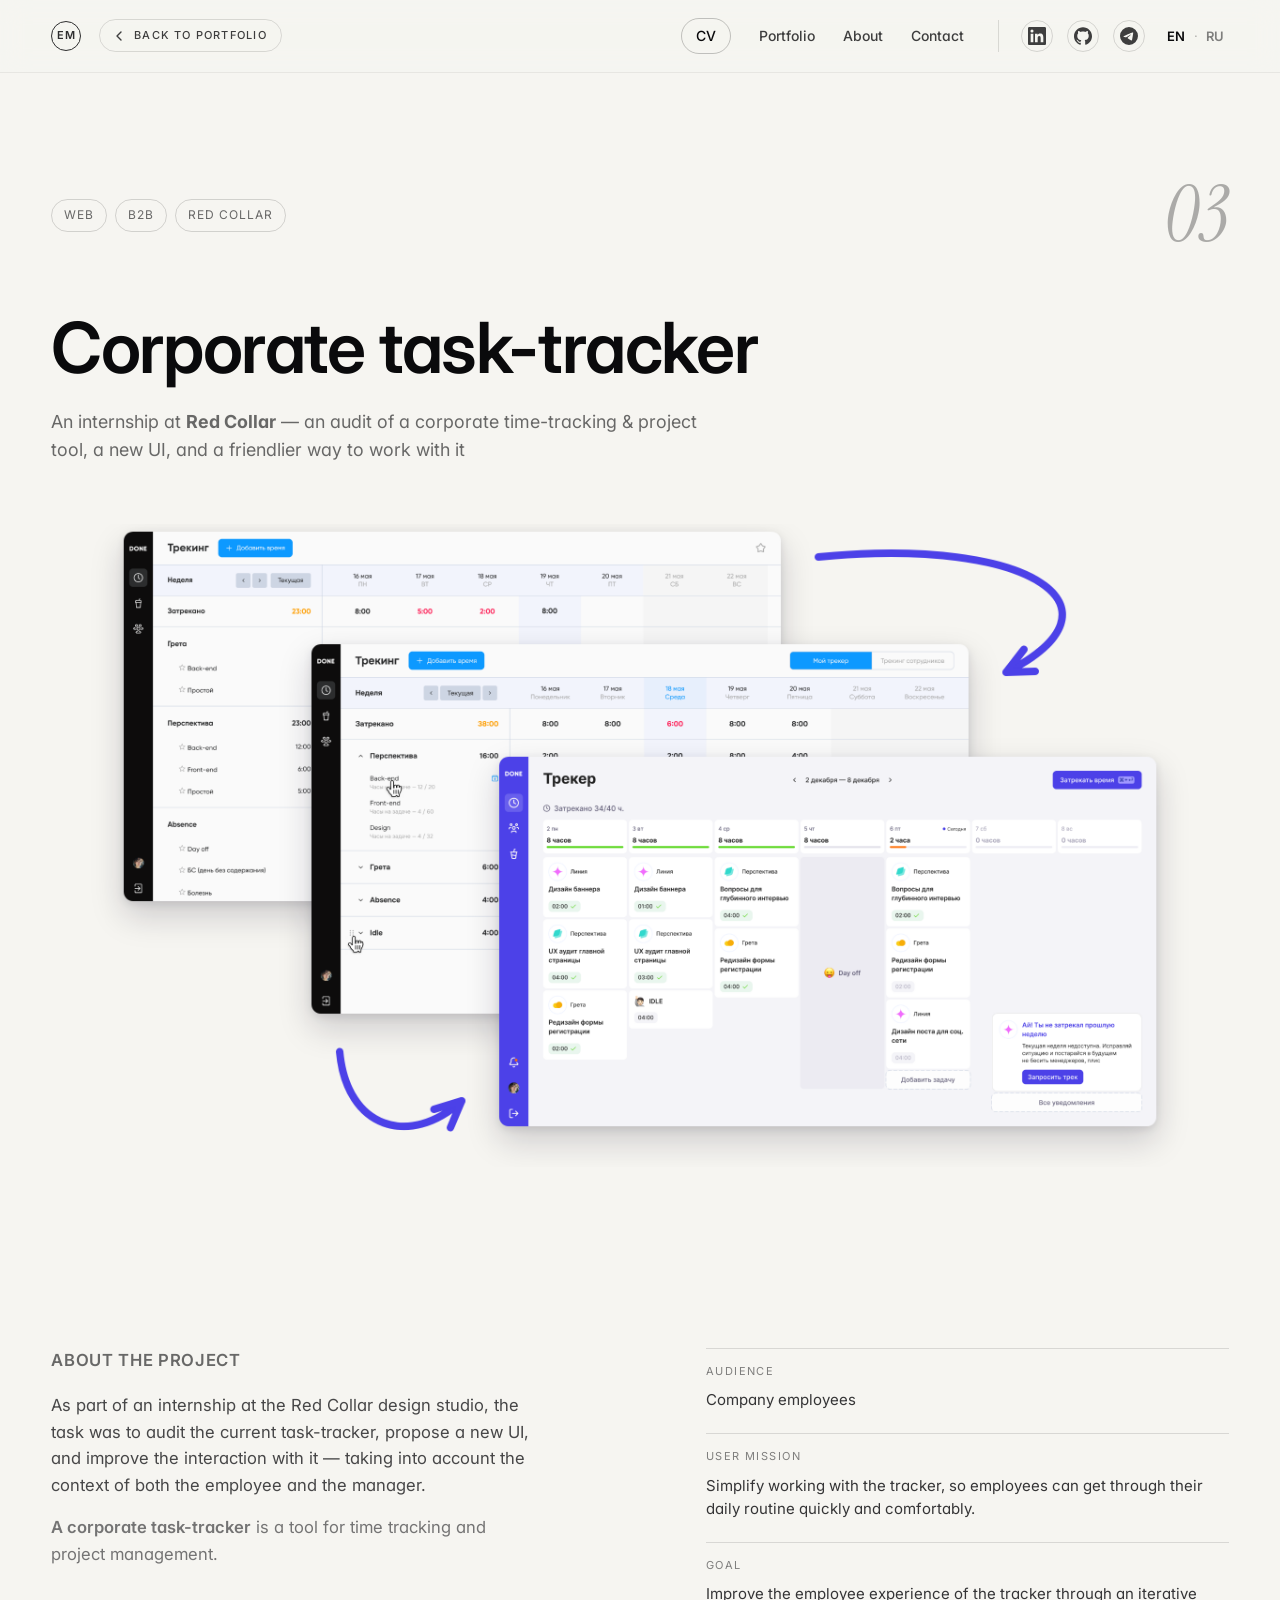
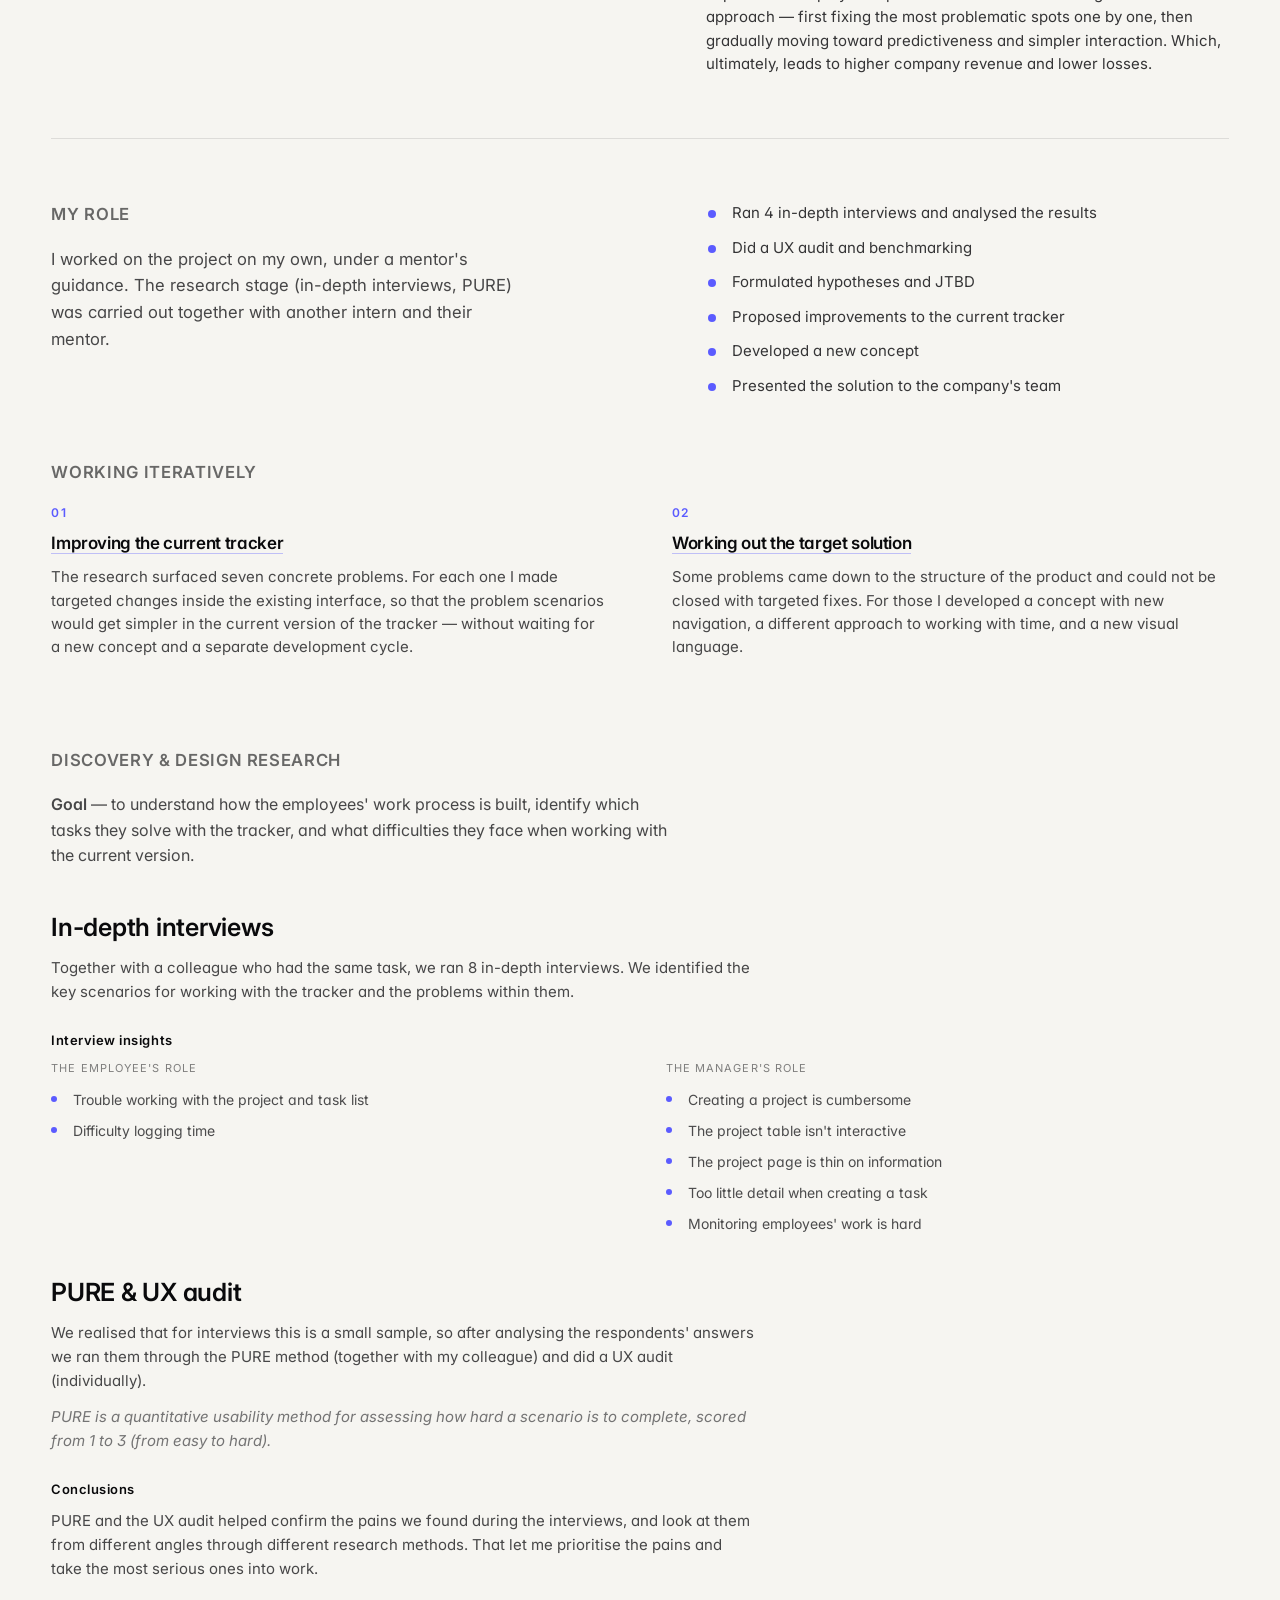
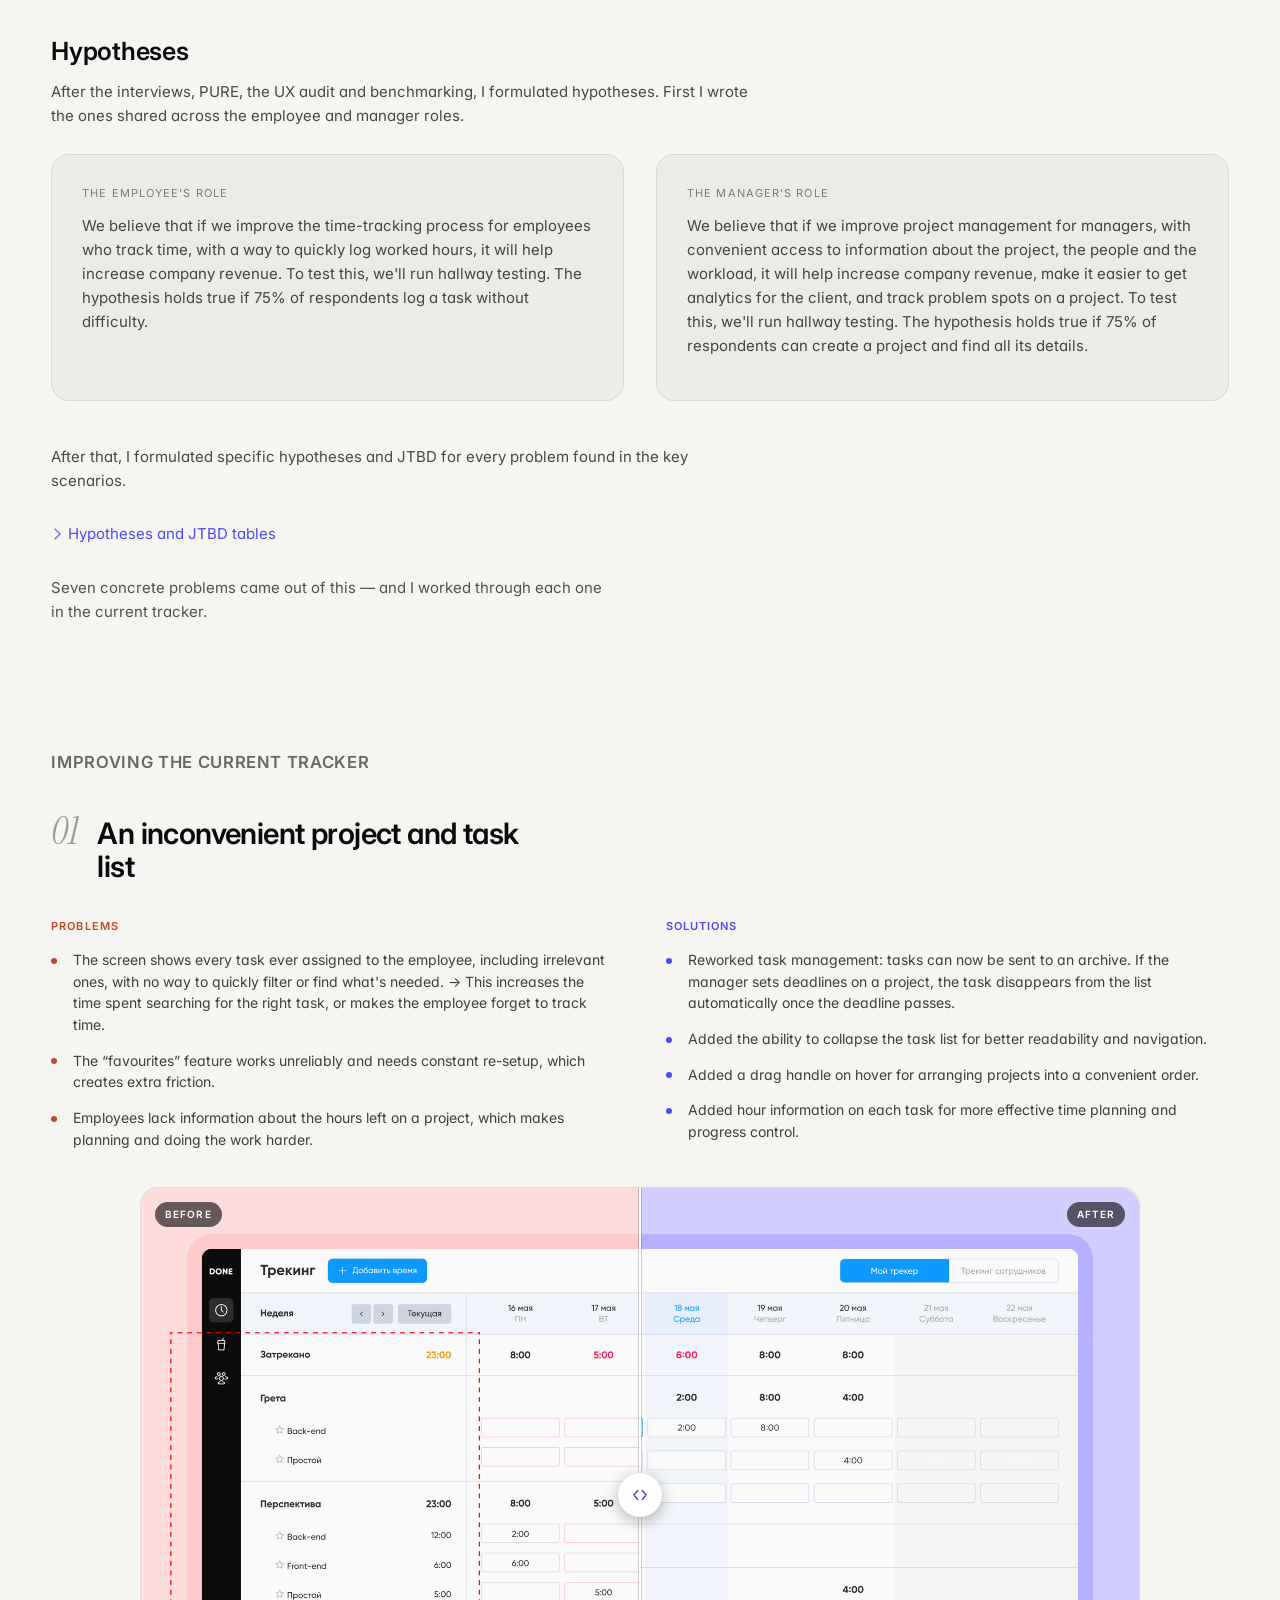
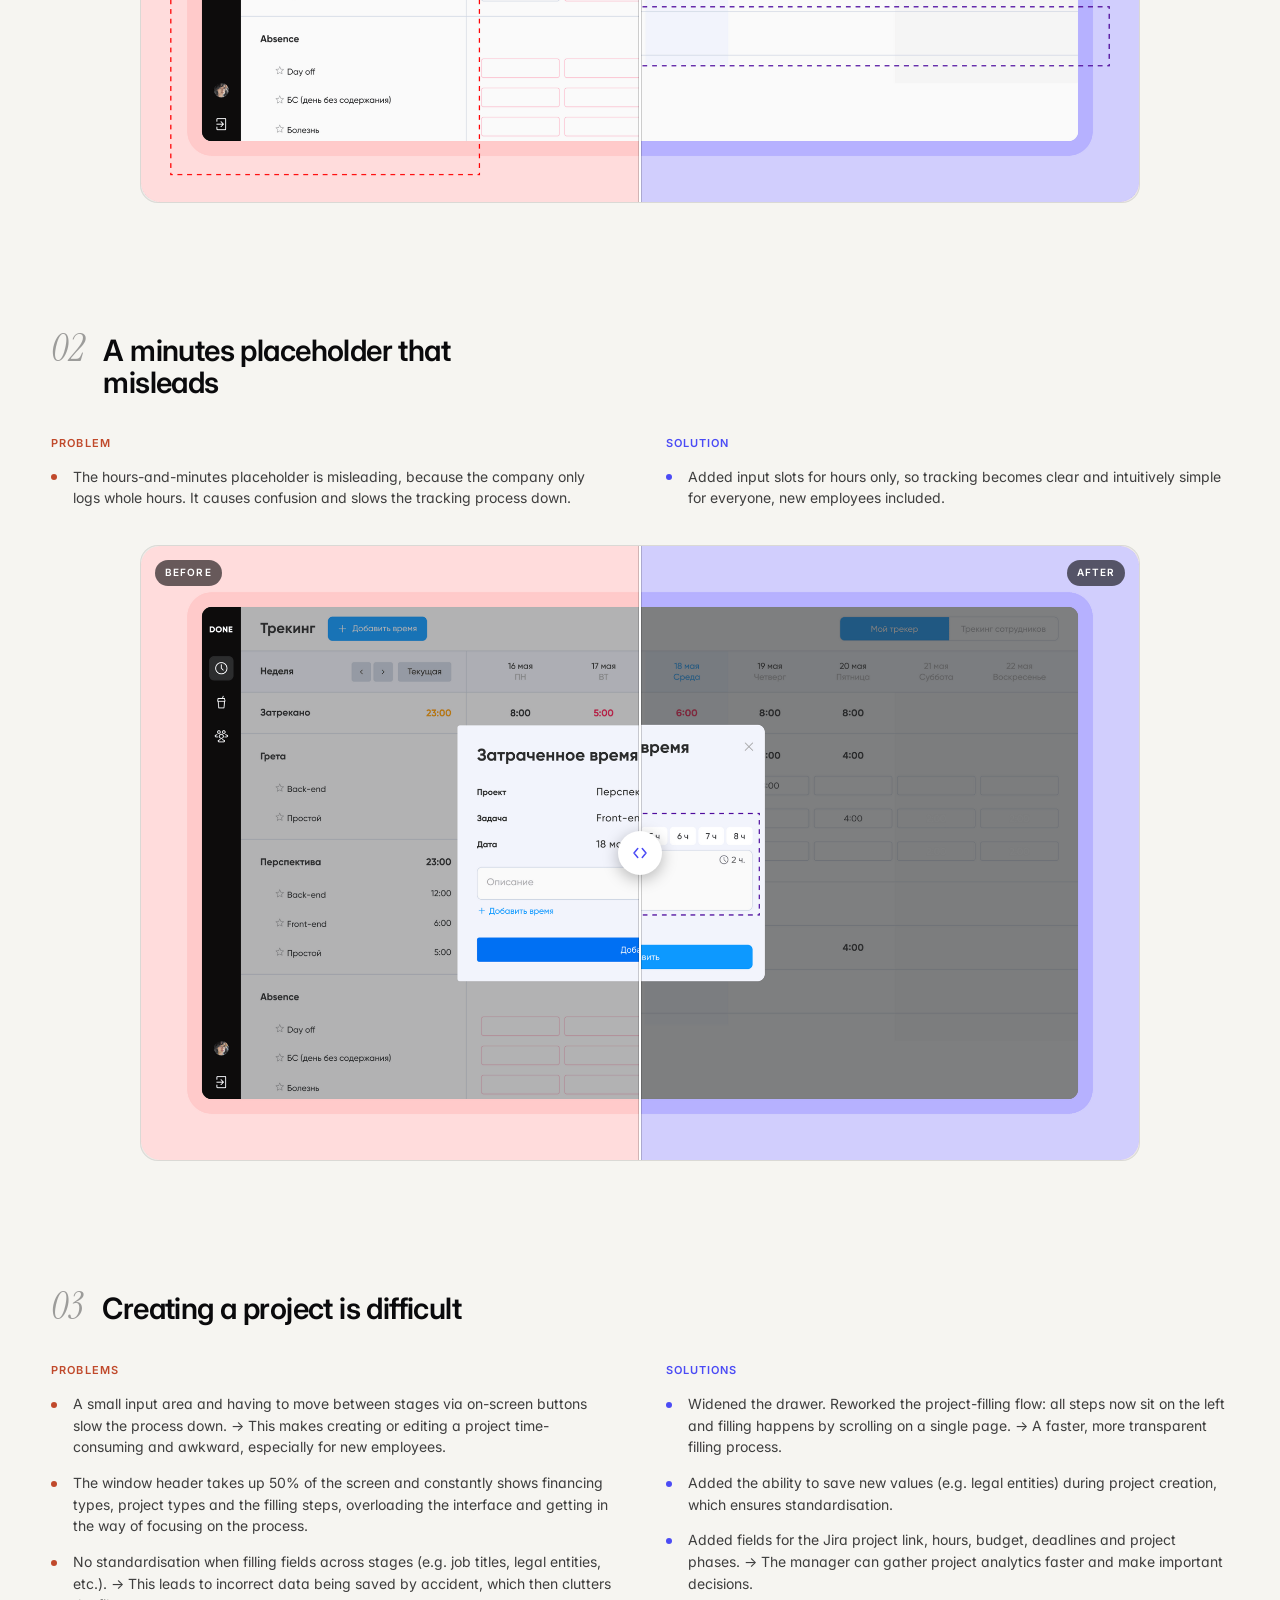
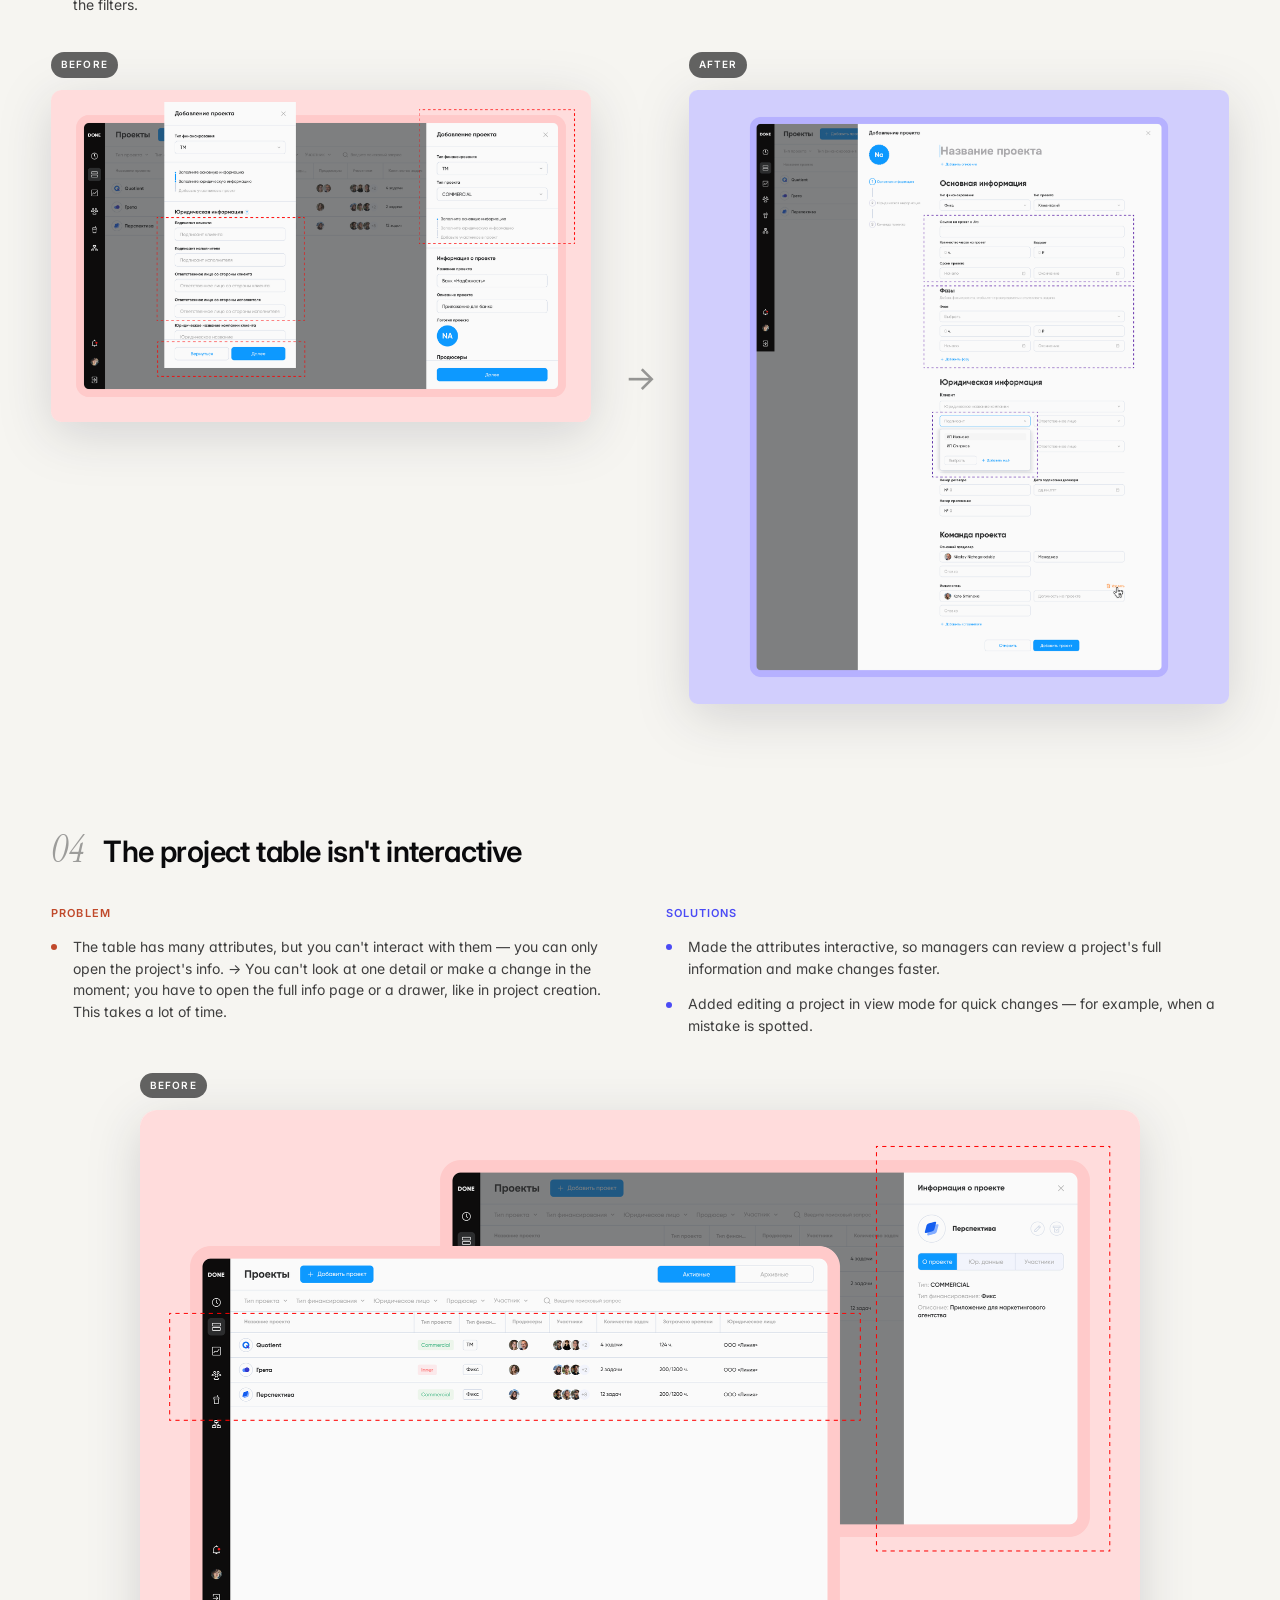
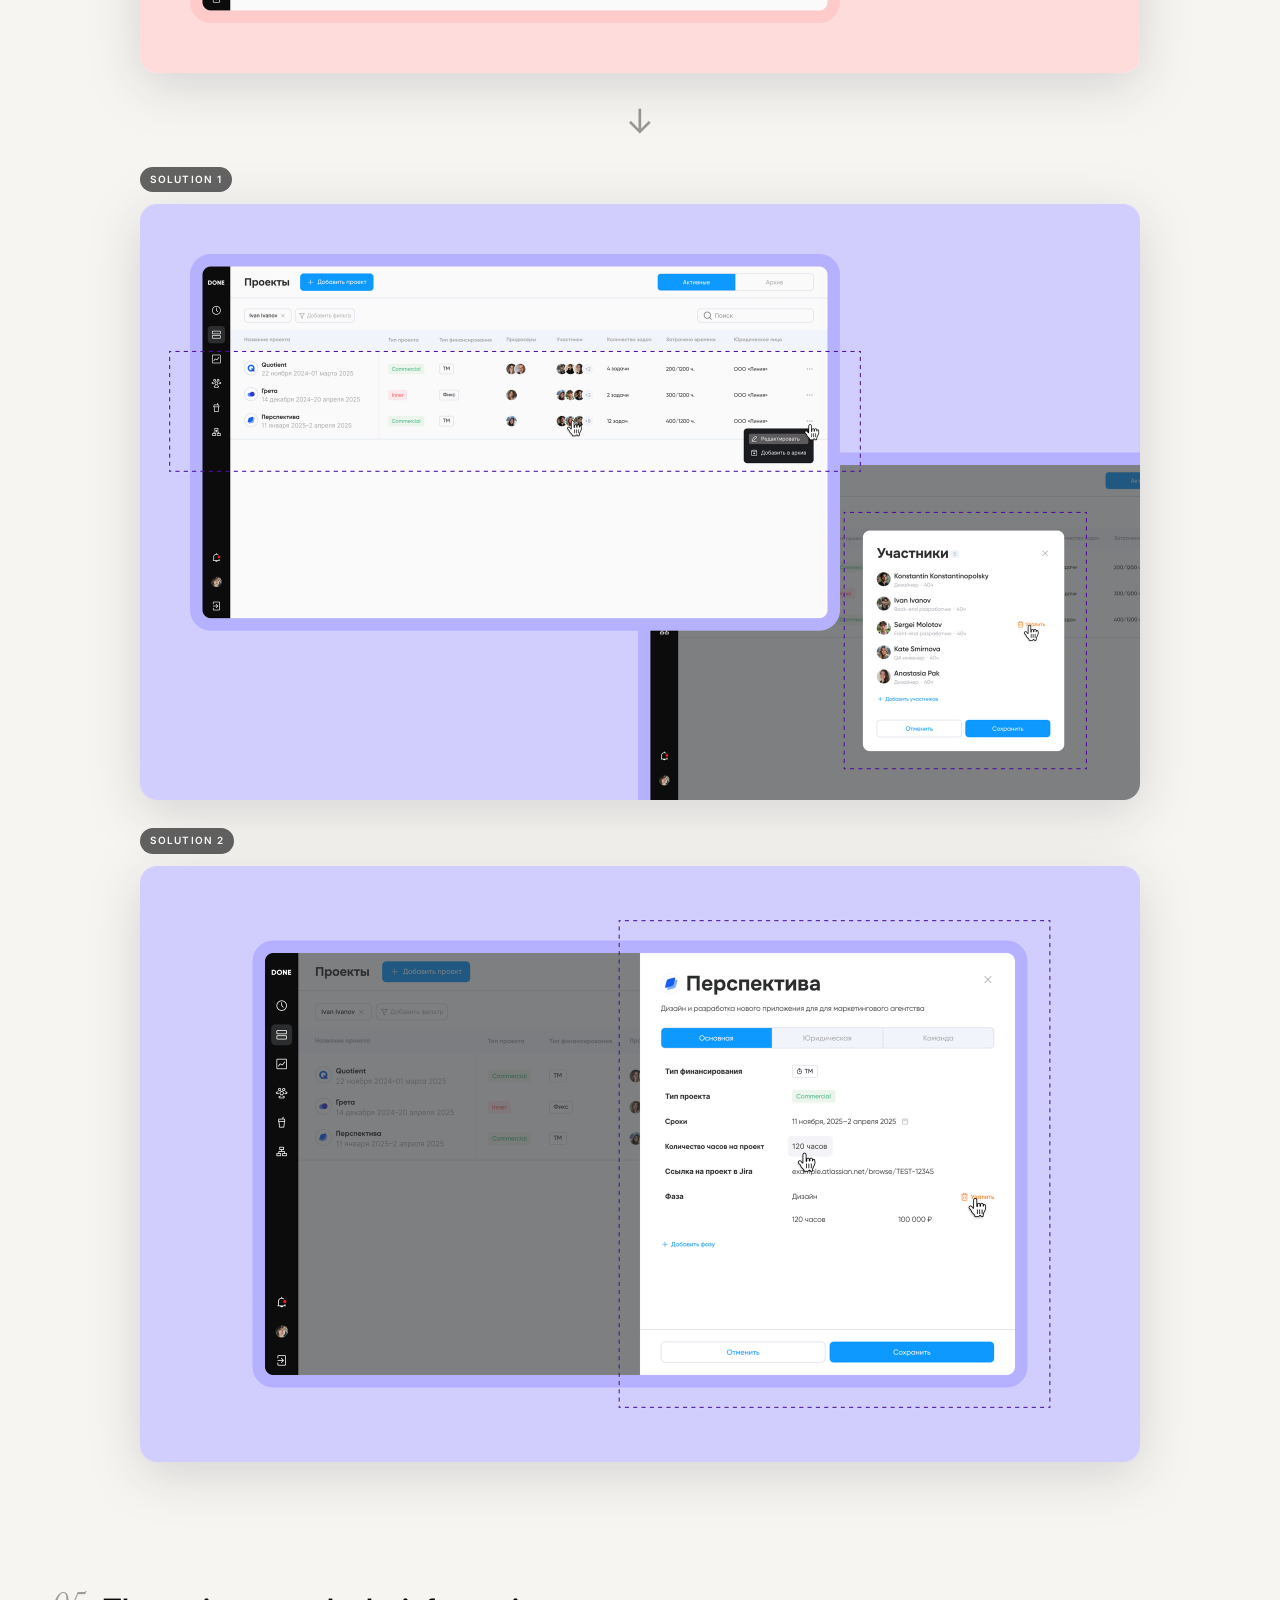
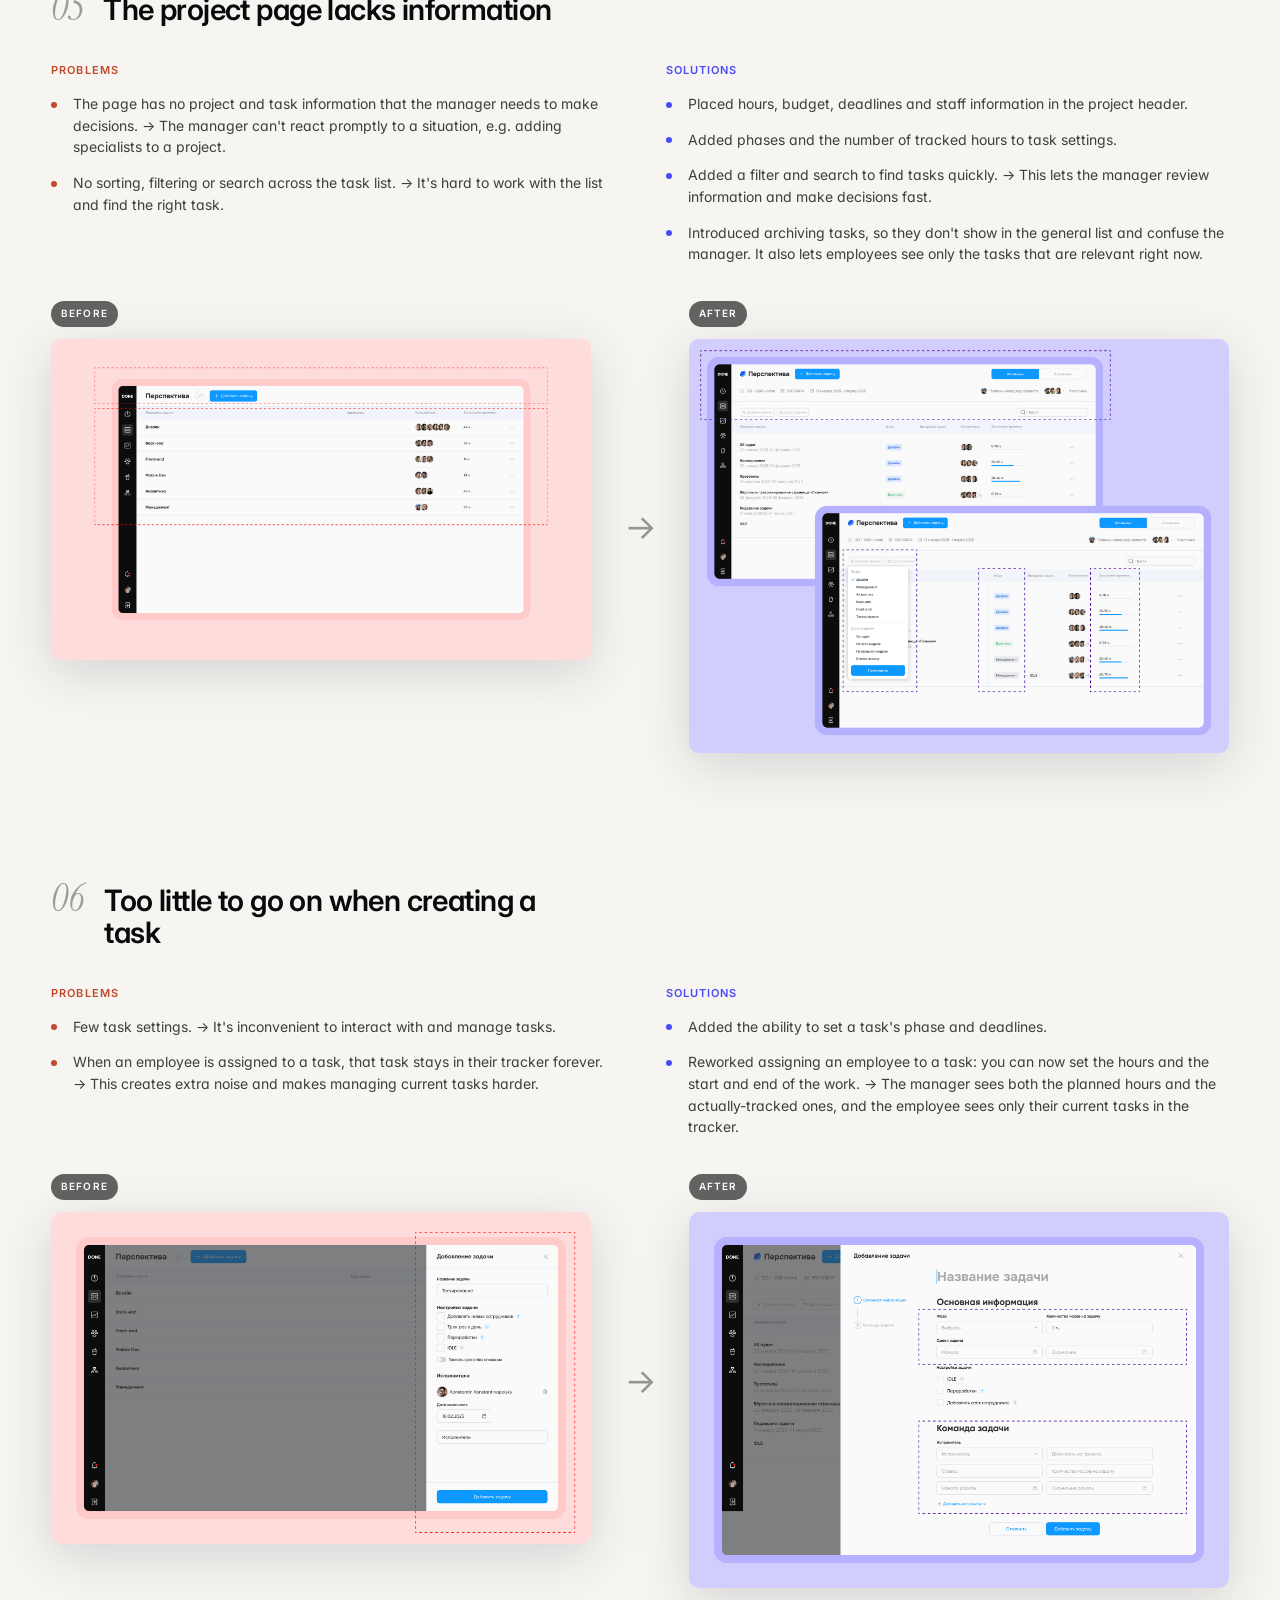
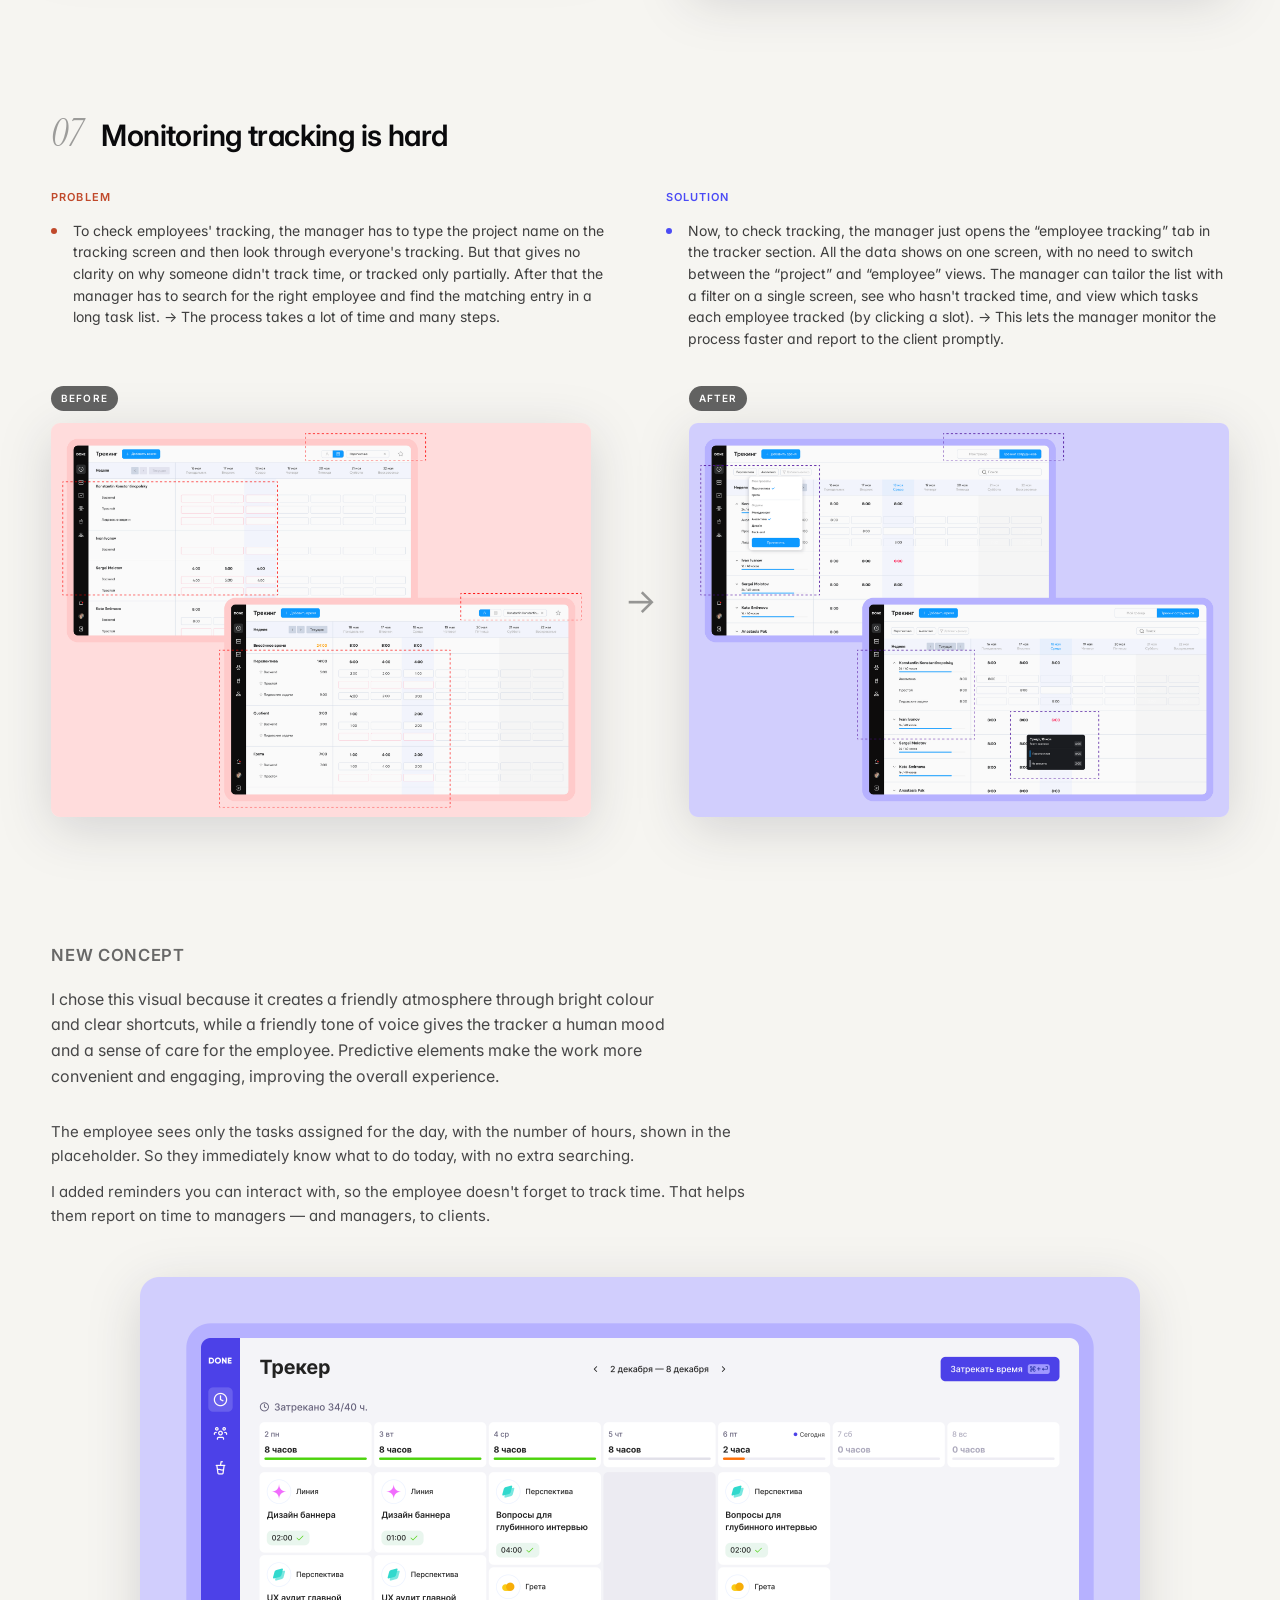
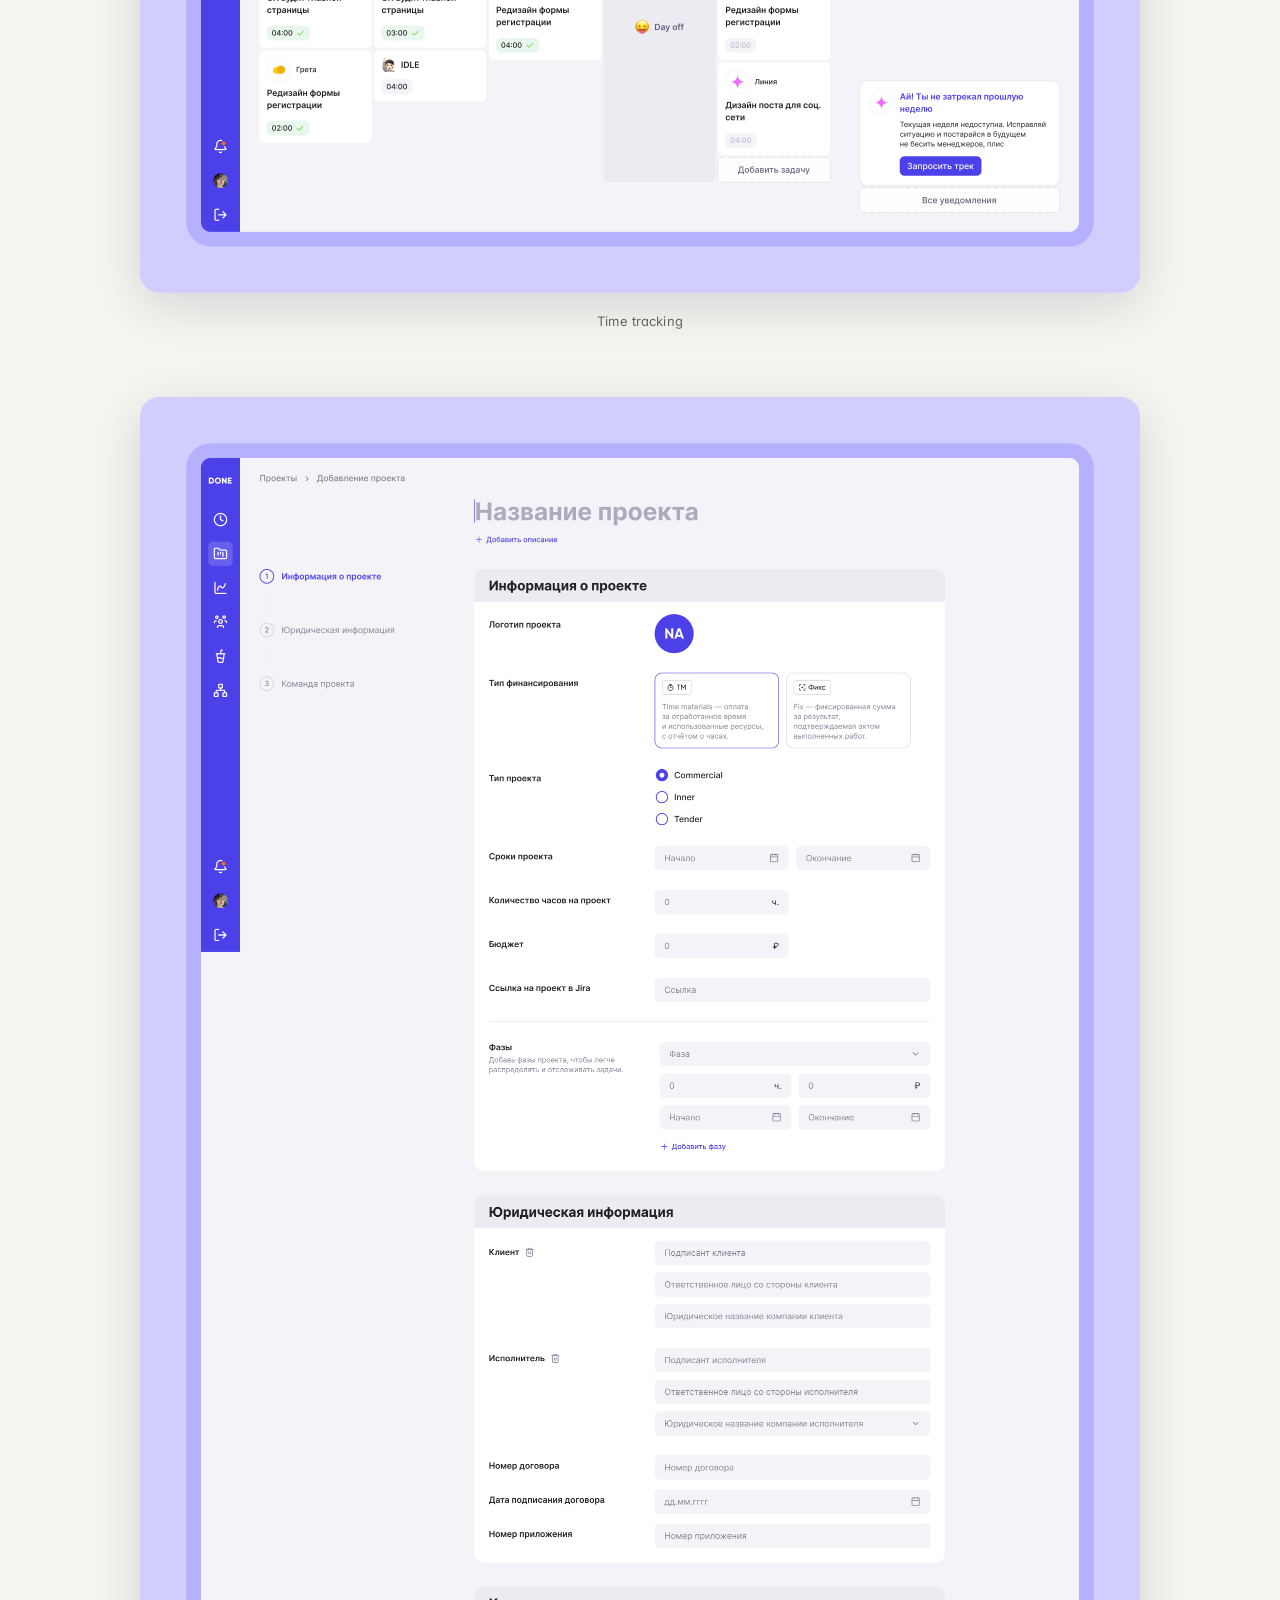
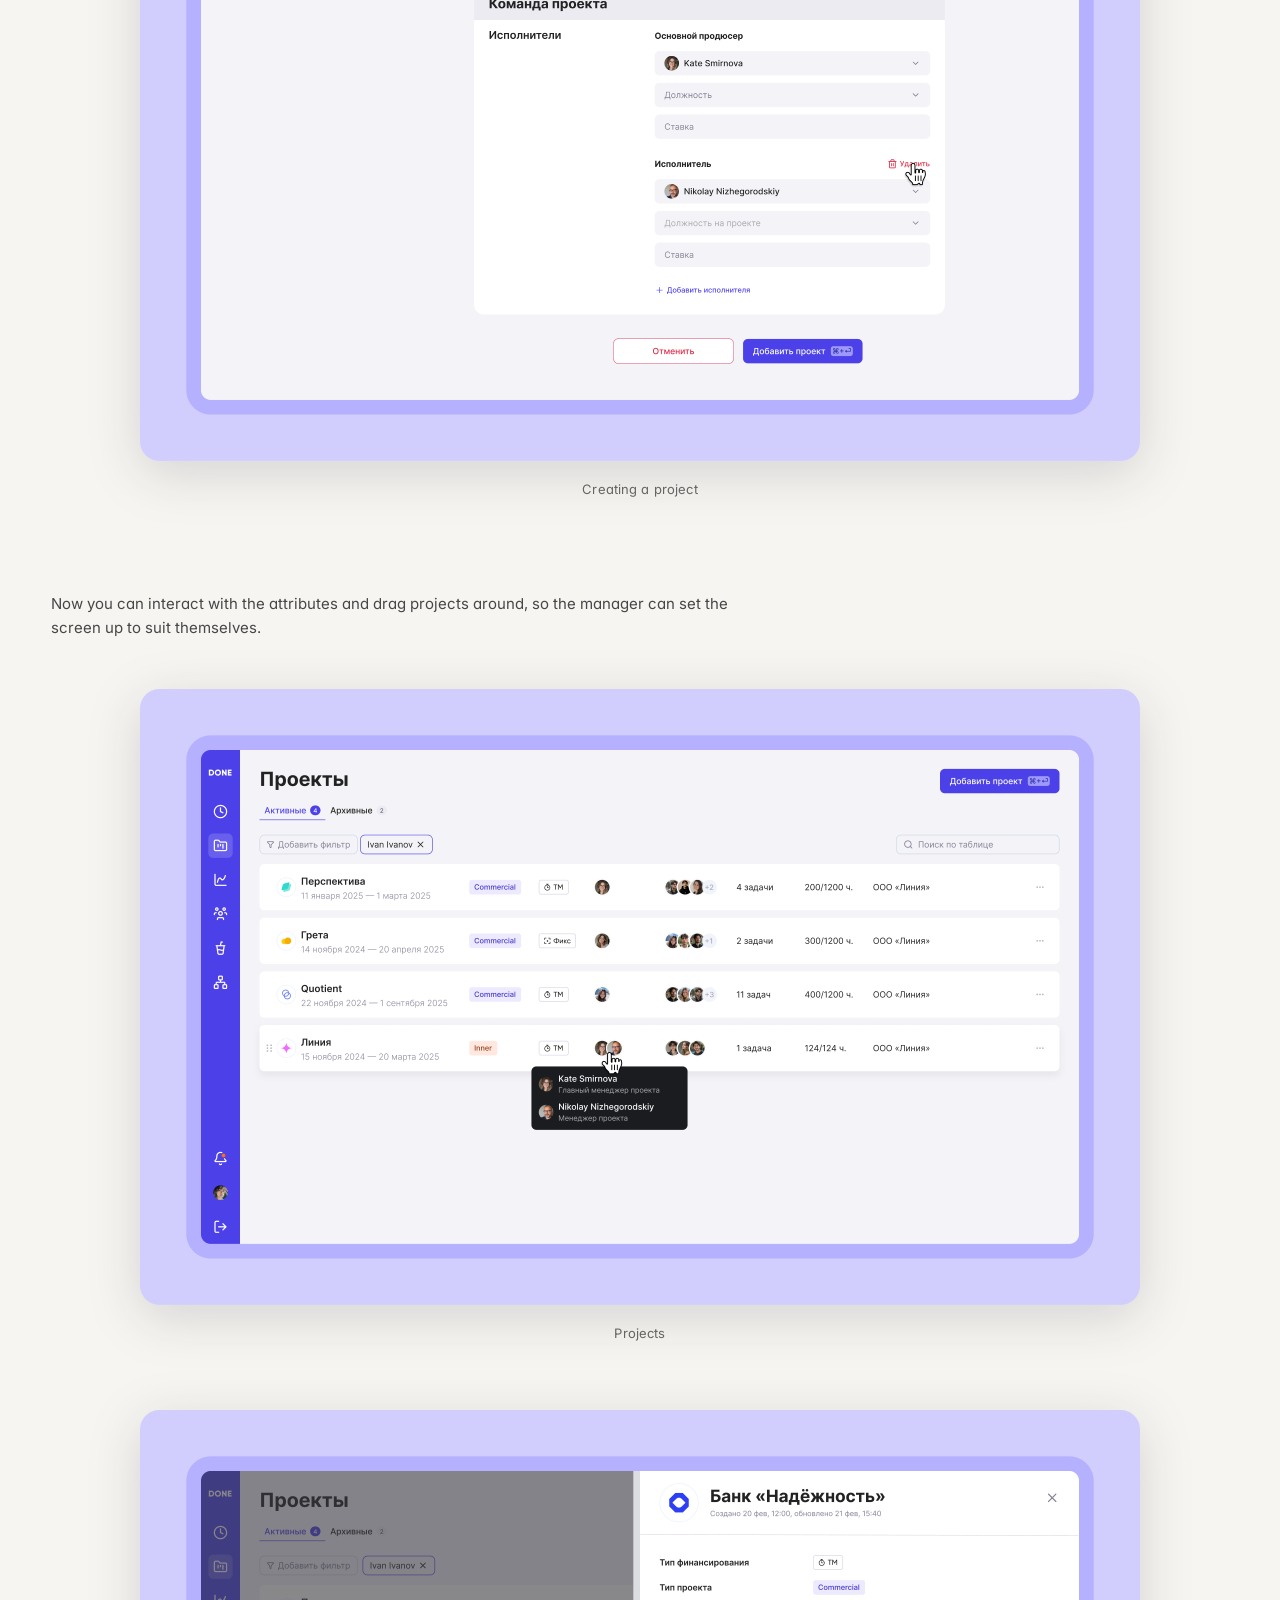
<file: cases/tracker/index.html>
<!doctype html>
<html lang="en">
<head>
  <meta charset="utf-8" />
  <meta name="viewport" content="width=device-width,initial-scale=1,viewport-fit=cover" />
  <title>Corporate task-tracker · Elena Meshnina</title>
  <meta name="description" content="Corporate task-tracker redesign — internship at Red Collar Design Studio." />
  <meta name="author" content="Elena Meshnina" />
  <meta name="theme-color" content="#f6f5f1" />
  <link rel="canonical" href="https://meshlena.github.io/cases/tracker/index.html" />
  <link rel="icon" href="/favicon.svg" type="image/svg+xml" />

  <!-- Open Graph / social -->
  <meta property="og:type" content="article" />
  <meta property="og:site_name" content="Elena Meshnina" />
  <meta property="og:title" content="Corporate task-tracker · Elena Meshnina" />
  <meta property="og:description" content="Corporate task-tracker redesign — internship at Red Collar Design Studio." />
  <meta property="og:url" content="https://meshlena.github.io/cases/tracker/index.html" />
  <meta property="og:image" content="https://meshlena.github.io/cases/tracker/assets/cover.png" />
  <meta name="twitter:card" content="summary_large_image" />
  <meta name="twitter:title" content="Corporate task-tracker · Elena Meshnina" />
  <meta name="twitter:description" content="Corporate task-tracker redesign — internship at Red Collar Design Studio." />
  <meta name="twitter:image" content="https://meshlena.github.io/cases/tracker/assets/cover.png" />

  <link rel="preconnect" href="https://fonts.googleapis.com">
  <link rel="preconnect" href="https://fonts.gstatic.com" crossorigin>
  <link href="https://fonts.googleapis.com/css2?family=Inter:wght@300;400;500;600;700;800&family=Instrument+Serif:ital@0;1&display=swap" rel="stylesheet">
  <link rel="stylesheet" href="../../styles.css" />

  <!-- Keep the results-strip captions compact: the shared rule enlarges every span in the cell -->
  <style>
    .case[data-case="tracker"] .case__results-grid > div p span {
      display: inline;
      font-family: var(--sans);
      font-style: normal;
      font-weight: 400;
      font-size: 15px;
      line-height: 1.5;
      margin: 0;
      color: rgba(10,10,12,0.6);
    }

    /* More air under the cover than the default 60px: this is the seam between
       two blocks, not two lines inside one. */
    .case[data-case="tracker"] .case__hero { margin-bottom: clamp(120px, 18vh, 200px); }

    /* Project brief + my role */
    .case[data-case="tracker"] .case-brief,
    .case[data-case="tracker"] .case-role {
      max-width: var(--maxw);
      margin: 0 auto;
      display: grid;
      grid-template-columns: 1.05fr 0.95fr;
      gap: clamp(32px, 6vw, 88px);
      align-items: start;
    }
    .case[data-case="tracker"] .case-brief {
      padding-bottom: clamp(40px, 7vh, 80px);
      border-bottom: 1px solid rgba(0,0,0,0.1);
    }
    .case[data-case="tracker"] .case-role { padding-top: clamp(40px, 7vh, 80px); }
    .case[data-case="tracker"] .case-brief__lead .kicker,
    .case[data-case="tracker"] .case-role__intro .kicker { margin-bottom: 18px; }
    .case[data-case="tracker"] .case-brief__lead p:not(.kicker),
    .case[data-case="tracker"] .case-role__intro p:not(.kicker) {
      font-size: clamp(16px, 1.3vw, 20px);
      line-height: 1.6;
      color: rgba(10,10,12,0.74);
      max-width: 48ch;
      margin: 0 0 16px;
    }
    .case[data-case="tracker"] .case-role__intro p:last-child { margin-bottom: 0; }
    .case[data-case="tracker"] .case-brief__def { color: rgba(10,10,12,0.55) !important; }
    .case[data-case="tracker"] .case-brief__facts { display: grid; gap: 22px; margin: 0; }
    .case[data-case="tracker"] .case-brief__facts > div {
      border-top: 1px solid rgba(0,0,0,0.12);
      padding-top: 14px;
    }
    .case[data-case="tracker"] .case-brief__facts dt {
      font-size: 11px; letter-spacing: 0.13em; text-transform: uppercase;
      color: rgba(10,10,12,0.5); margin-bottom: 8px;
    }
    .case[data-case="tracker"] .case-brief__facts dd {
      margin: 0; font-size: clamp(15px, 1.05vw, 17px); line-height: 1.55; color: rgba(10,10,12,0.82);
    }
    .case[data-case="tracker"] .case-role__list { list-style: none; margin: 0; padding: 0; display: grid; gap: 12px; }
    .case[data-case="tracker"] .case-role__list li {
      position: relative; padding-left: 26px;
      font-size: clamp(15px, 1.05vw, 17px); line-height: 1.5; color: rgba(10,10,12,0.82);
    }
    .case[data-case="tracker"] .case-role__list li::before {
      content: ''; position: absolute; left: 2px; top: 0.55em;
      width: 8px; height: 8px; border-radius: 50%; background: #5b5bff;
    }

    /* Discovery problem lists inside case-flow text */
    .case[data-case="tracker"] .case-flow__label {
      font-size: 12px; letter-spacing: 0.04em; font-weight: 600;
      color: #0a0a0c; margin: 4px 0 0;
    }
    .case[data-case="tracker"] .case-flow__list { list-style: none; margin: 2px 0 0; padding: 0; display: grid; gap: 10px; }
    .case[data-case="tracker"] .case-flow__list li {
      position: relative; padding-left: 22px;
      font-size: clamp(14px, 1vw, 16px); line-height: 1.5; color: rgba(10,10,12,0.72);
    }
    .case[data-case="tracker"] .case-flow__list li::before {
      content: ''; position: absolute; left: 0; top: 0.5em;
      width: 6px; height: 6px; border-radius: 50%; background: #5b5bff;
    }

    /* Screen width for the whole case. 1000 CSS px = exactly 2000 device px on a
       2x display, i.e. 1:1 with the 2000px-wide exports — the browser never resamples. */
    .case[data-case="tracker"] { --shot-w: 1000px; }

    /* Unified overline: one size for every section label in the case */
    .case[data-case="tracker"] .kicker {
      font-size: clamp(16px, 1.3vw, 20px); letter-spacing: 0.04em; font-weight: 600;
    }

    /* Discovery — one section, two roles */
    .case[data-case="tracker"] .discovery { display: flex; flex-direction: column; gap: clamp(26px, 4vw, 44px); }
    .case[data-case="tracker"] .discovery__head .kicker { margin-bottom: 18px; }
    /* Subhead under the Discovery overline — modest, distinct from the all-caps labels */
    .case[data-case="tracker"] .discovery__head h2 {
      font-size: clamp(19px, 2vw, 25px); font-weight: 600; letter-spacing: -0.01em; line-height: 1.15; margin: 0 0 16px; max-width: none;
    }
    .case[data-case="tracker"] .discovery__head p:not(.kicker) {
      font-size: clamp(16px, 1.2vw, 19px); line-height: 1.6; color: rgba(10,10,12,0.74); max-width: 62ch; margin: 0;
    }
    .case[data-case="tracker"] .discovery__roles { display: grid; grid-template-columns: 1fr 1fr; gap: clamp(24px, 4vw, 56px); }
    .case[data-case="tracker"] .discovery__note {
      font-size: clamp(15px, 1.1vw, 18px); line-height: 1.6; color: rgba(10,10,12,0.7); max-width: 62ch;
      /* sit closer to the "read the full research" link above */
      margin: calc(24px - clamp(80px, 14vh, 160px)) 0 0;
    }

    .case[data-case="tracker"] #research,
    .case[data-case="tracker"] #improvements,
    .case[data-case="tracker"] #concept { scroll-margin-top: 92px; }

    /* In-page links inside the "My role" list — blue, no arrow, same weight */

    /* Two hypotheses side by side, styled as cards */
    .case[data-case="tracker"] .discovery__hypos {
      display: grid; grid-template-columns: 1fr 1fr; gap: clamp(20px, 3vw, 32px);
    }
    .case[data-case="tracker"] .discovery__hypos .discovery__hypo {
      max-width: none; background: rgba(0,0,0,0.04); border: 1px solid rgba(0,0,0,0.08);
      border-radius: var(--radius); padding: clamp(20px, 2.6vw, 30px);
    }

    /* New concept — captioned screens interleaved with descriptive text */
    /* Screens sit straight on the page: the frame is the hairline + shadow, not a panel.
       Exports are bare frames — no baked-in card. */
    .case[data-case="tracker"] .concept-shot {
      margin: 0; display: flex; flex-direction: column; align-items: center; gap: 18px;
      background: none; border: 0; padding: 0;
    }
    .case[data-case="tracker"] .concept-shot img {
      width: var(--shot-w); max-width: 100%; height: auto;
      /* The violet plate and the rounded corners are baked into the PNG. drop-shadow
         follows the alpha channel, so it traces them — don't add a radius here. */
      filter: drop-shadow(0 12px 26px rgba(20,18,40,0.15));
      cursor: zoom-in;
    }
    .case[data-case="tracker"] .concept-shot figcaption {
      font-size: 13px; letter-spacing: 0.01em; color: rgba(10,10,12,0.6);
    }
    /* Concept section: tighter base rhythm than the research blocks */
    .case[data-case="tracker"] #concept { gap: clamp(18px, 2.4vw, 32px); }
    .case[data-case="tracker"] .concept-shot { margin-block: clamp(6px, 1.4vw, 18px); }
    /* Text that introduces the screen(s) right after it — close to its screens (proximity),
       with a clear gap above it to separate from the previous group */
    .case[data-case="tracker"] .concept-note { max-width: 64ch; margin-top: 0; }
    /* A note after a screen opens a new group, so it needs air above it */
    .case[data-case="tracker"] .concept-shot + .concept-note { margin-top: clamp(24px, 3.5vw, 48px); }
    .case[data-case="tracker"] .concept-note p {
      font-size: clamp(15px, 1.1vw, 18px); line-height: 1.6; color: rgba(10,10,12,0.74); margin: 0 0 12px;
    }
    .case[data-case="tracker"] .concept-note p:last-child { margin-bottom: 0; }

    /* Outcomes / What's next */
    .case[data-case="tracker"] .case-outcomes {
      max-width: var(--maxw); margin: 0 auto;
      /* bottom space matches the research section's top padding, so the divider sits evenly */
      padding: clamp(56px, 9vh, 110px) 0 clamp(60px, 10vh, 120px);
      display: flex; flex-direction: column; gap: clamp(36px, 5vw, 56px);
    }
    .case[data-case="tracker"] .case-outcome__title {
      font-size: clamp(22px, 2.6vw, 30px); font-weight: 700; letter-spacing: -0.02em;
      line-height: 1.1; margin: 0 0 16px; color: #0a0a0c;
    }
    .case[data-case="tracker"] .case-outcome__list { list-style: none; margin: 0; padding: 0; display: grid; gap: 14px; max-width: 74ch; }
    .case[data-case="tracker"] .case-outcome__list li {
      position: relative; padding-left: 22px;
      font-size: clamp(15px, 1.1vw, 18px); line-height: 1.6; color: rgba(10,10,12,0.78);
    }
    .case[data-case="tracker"] .case-outcome__list li::before {
      content: ''; position: absolute; left: 2px; top: 0.62em; width: 6px; height: 6px; border-radius: 50%; background: #5b5bff;
    }
    .case[data-case="tracker"] .case-outcome > p {
      font-size: clamp(15px, 1.1vw, 18px); line-height: 1.6; color: rgba(10,10,12,0.78); max-width: 74ch; margin: 0 0 8px;
    }
    .case[data-case="tracker"] .case-outcome > p:last-child { margin-bottom: 0; }

    @media (max-width: 760px) {
      .case[data-case="tracker"] .discovery__hypos { grid-template-columns: 1fr; }
    }

    /* Semibold inline highlight */
    .case[data-case="tracker"] .semi { font-weight: 600; }

    /* Discovery — research narrative blocks */
    .case[data-case="tracker"] .discovery__block { max-width: 64ch; }
    .case[data-case="tracker"] .discovery__block p:not(.discovery__sublabel):not(.role-overline):not(.case-flow__label) {
      font-size: clamp(15px, 1.1vw, 18px); line-height: 1.6; color: rgba(10,10,12,0.74); margin: 0 0 12px;
    }
    .case[data-case="tracker"] .discovery__block p:last-child { margin-bottom: 0; }
    /* "In-depth interviews", "PURE & UX audit", "Hypotheses" are the section's real
       subheads now that the combined one above is gone — they carry its type. */
    .case[data-case="tracker"] .discovery__block .case-flow__label {
      font-size: clamp(19px, 2vw, 25px); font-weight: 600; letter-spacing: -0.01em;
      line-height: 1.15; margin: 0 0 14px;
    }
    .case[data-case="tracker"] .discovery__def {
      color: rgba(10,10,12,0.55) !important; font-style: italic;
    }
    /* Pull a block up tight against the previous one (proximity grouping) */
    .case[data-case="tracker"] .discovery__attached { margin-top: calc(14px - clamp(26px, 4vw, 44px)); }

    /* Insight / hypothesis sub-sections */
    .case[data-case="tracker"] .discovery__block--wide { max-width: none; }
    .case[data-case="tracker"] .discovery__block--wide .discovery__roles { margin-top: 4px; }
    /* Sub-block labels (Insights, Conclusions) — one level below the subheads above,
       so they stay small */
    .case[data-case="tracker"] .discovery__sublabel {
      font-size: 13px; letter-spacing: 0.04em; font-weight: 600;
      color: #0a0a0c; margin: 0 0 10px;
    }
    /* Role labels — same overline style as the brief's "Audience / User mission / Goal" */
    .case[data-case="tracker"] .role-overline {
      font-size: 11px; letter-spacing: 0.1em; text-transform: uppercase;
      color: rgba(10,10,12,0.5); font-weight: 400; margin: 0 0 12px;
    }

    /* Improvements section head — left aligned */
    .case[data-case="tracker"] .case-section-head { text-align: left; }
    .case[data-case="tracker"] .case-section-head .kicker,
    .case[data-case="tracker"] .case-section-head h2 { margin-left: 0; margin-right: 0; }

    /* Before → after: two screens side by side with an arrow — the comparison
       has to read in one glance */
    .case[data-case="tracker"] .fix__beforeafter {
      display: grid; grid-template-columns: 1fr auto 1fr; align-items: start;
      gap: clamp(16px, 2.6vw, 36px);
      background: none; border: 0; padding: 0;
    }
    .case[data-case="tracker"] .fix__ba-item {
      margin: 0; min-width: 0; display: flex; flex-direction: column; align-items: flex-start; gap: 12px;
    }
    .case[data-case="tracker"] .fix__ba-item figcaption {
      font-size: 10px; letter-spacing: 0.11em; text-transform: uppercase; font-weight: 600;
      color: #fff; background: rgba(10,10,12,0.62); padding: 5px 10px; border-radius: 999px;
    }
    .case[data-case="tracker"] .fix__ba-item img {
      max-width: 100%; max-height: 70vh; width: auto; height: auto; object-fit: contain;
      align-self: center; filter: drop-shadow(0 12px 26px rgba(20,18,40,0.15)); cursor: zoom-in;
    }
    .case[data-case="tracker"] .fix__ba-arrow {
      align-self: center; font-size: clamp(22px, 3vw, 34px); line-height: 1; color: rgba(10,10,12,0.4);
    }
    @media (max-width: 760px) {
      .case[data-case="tracker"] .fix__beforeafter { grid-template-columns: 1fr; justify-items: stretch; }
      .case[data-case="tracker"] .fix__beforeafter > .fix__ba-arrow { justify-self: center; transform: rotate(90deg); }
    }
    /* Vertical variant — one "before" with two solutions stacked under it */
    .case[data-case="tracker"] .fix__beforeafter--vert {
      display: flex; flex-direction: column; align-items: stretch; gap: clamp(16px, 2.5vw, 28px);
    }
    .case[data-case="tracker"] .fix__beforeafter--vert .fix__ba-arrow { align-self: center; transform: rotate(90deg); margin: 2px 0; }
    .case[data-case="tracker"] .fix__beforeafter--vert .fix__ba-item {
      align-self: center; width: var(--shot-w); max-width: 100%;
    }
    .case[data-case="tracker"] .fix__beforeafter--vert .fix__ba-item img {
      width: 100%; max-width: 100%; max-height: none;
    }

    /* Improvements — problem / solution blocks */
    .case[data-case="tracker"] .case-section-head {
      max-width: none; align-self: stretch;
      /* cancel most of the case-flow gap so the label sits right above the first fix */
      margin: 0 0 calc(18px - clamp(80px, 14vh, 160px));
    }
    .case[data-case="tracker"] .case-section-head h2 {
      font-size: clamp(28px, 4vw, 52px); letter-spacing: -0.025em; line-height: 1.05; margin: 10px 0 0; max-width: 20ch;
    }
    .case[data-case="tracker"] .fix { display: flex; flex-direction: column; gap: clamp(22px, 3vw, 36px); }
    .case[data-case="tracker"] .fix__head { display: flex; align-items: baseline; gap: clamp(12px, 1.5vw, 20px); }
    .case[data-case="tracker"] .fix__num {
      font-family: var(--serif); font-style: italic; font-weight: 400;
      font-size: clamp(26px, 3vw, 40px); color: rgba(10,10,12,0.38); line-height: 1;
    }
    .case[data-case="tracker"] .fix__title {
      font-size: clamp(21px, 2.3vw, 30px); letter-spacing: -0.02em; line-height: 1.1; margin: 0; max-width: 24ch;
    }
    .case[data-case="tracker"] .fix__grid { display: grid; grid-template-columns: 1fr 1fr; gap: clamp(24px, 4vw, 64px); }
    .case[data-case="tracker"] .fix__label {
      font-size: 11px; letter-spacing: 0.1em; text-transform: uppercase; margin: 0 0 14px; font-weight: 600;
    }
    .case[data-case="tracker"] .fix__col--problem .fix__label { color: #c0492b; }
    .case[data-case="tracker"] .fix__col--solution .fix__label { color: #4b4bf5; }
    .case[data-case="tracker"] .fix__list { list-style: none; margin: 0; padding: 0; display: grid; gap: 14px; }
    .case[data-case="tracker"] .fix__list li {
      position: relative; padding-left: 22px;
      font-size: clamp(14px, 1.02vw, 16px); line-height: 1.55; color: rgba(10,10,12,0.78);
    }
    .case[data-case="tracker"] .fix__list li::before {
      content: ''; position: absolute; left: 0; top: 0.62em; width: 6px; height: 6px; border-radius: 50%;
    }
    .case[data-case="tracker"] .fix__col--problem .fix__list li::before { background: #c0492b; }
    .case[data-case="tracker"] .fix__col--solution .fix__list li::before { background: #4b4bf5; }
    .case[data-case="tracker"] .fix__shots {
      display: flex; justify-content: center; align-items: center; flex-wrap: wrap;
      gap: clamp(16px, 2.6vw, 32px);
      background: none; border: 0; padding: 0;
    }
    .case[data-case="tracker"] .fix__shots img {
      width: var(--shot-w); max-width: 100%; height: auto;
      filter: drop-shadow(0 12px 26px rgba(20,18,40,0.15));
      cursor: zoom-in;
    }
    .case[data-case="tracker"] .fix__shots--pair img { width: auto; max-width: 48%; }

    /* Before / after comparison slider */
    .case[data-case="tracker"] .fix__compare {
      position: relative; --pos: 50%;
      width: 100%; max-width: var(--shot-w); margin: 0 auto;
      border-radius: var(--radius); overflow: hidden;
      border: 1px solid rgba(0,0,0,0.08); background: rgba(0,0,0,0.04);
      touch-action: none; user-select: none; cursor: ew-resize;
    }
    .case[data-case="tracker"] .fix__compare img { display: block; width: 100%; height: auto; pointer-events: none; }
    .case[data-case="tracker"] .fix__compare__after { position: absolute; inset: 0; clip-path: inset(0 0 0 var(--pos)); }
    .case[data-case="tracker"] .fix__compare__after img { position: absolute; inset: 0; width: 100%; height: 100%; }
    .case[data-case="tracker"] .fix__compare__bar {
      position: absolute; top: 0; bottom: 0; left: var(--pos);
      width: 2px; background: #fff; transform: translateX(-1px);
      box-shadow: 0 0 0 1px rgba(0,0,0,0.18); pointer-events: none;
    }
    .case[data-case="tracker"] .fix__compare__knob {
      position: absolute; top: 50%; left: var(--pos);
      width: 44px; height: 44px; margin: -22px 0 0 -22px;
      border-radius: 50%; background: #fff; color: #4b4bf5; border: none;
      box-shadow: 0 4px 16px rgba(0,0,0,0.28);
      display: flex; align-items: center; justify-content: center; cursor: ew-resize; touch-action: none;
    }
    .case[data-case="tracker"] .fix__compare__knob:focus-visible { outline: 2px solid #4b4bf5; outline-offset: 3px; }
    .case[data-case="tracker"] .fix__compare__tag {
      position: absolute; top: 14px; z-index: 2;
      font-size: 10px; letter-spacing: 0.11em; text-transform: uppercase; font-weight: 600;
      padding: 5px 10px; border-radius: 999px; color: #fff; background: rgba(10,10,12,0.62); pointer-events: none;
    }
    .case[data-case="tracker"] .fix__compare__tag--before { left: 14px; }
    .case[data-case="tracker"] .fix__compare__tag--after { right: 14px; }

    @media (max-width: 760px) {
      .case[data-case="tracker"] .case-brief,
      .case[data-case="tracker"] .case-role { grid-template-columns: 1fr; gap: 28px; }
      .case[data-case="tracker"] .discovery__roles { grid-template-columns: 1fr; gap: 24px; }
      .case[data-case="tracker"] .fix__grid { grid-template-columns: 1fr; gap: 24px; }
      .case[data-case="tracker"] .fix__shots--pair img { max-width: 100%; max-height: 52vh; }
    }

    /* ── Toggle: hypotheses and JTBD tables ── */
    .case[data-case="tracker"] .research-toggle > summary {
      display: inline-flex; align-items: center; gap: 9px;
      cursor: pointer; list-style: none; user-select: none;
      font-size: 15px; line-height: 1.45; color: #4b4bf5;
      padding: 2px 0 8px;
    }
    .case[data-case="tracker"] .research-toggle > summary::-webkit-details-marker { display: none; }
    .case[data-case="tracker"] .research-toggle > summary::before {
      content: ""; width: 7px; height: 7px; flex: 0 0 auto;
      border-right: 1.6px solid currentColor; border-bottom: 1.6px solid currentColor;
      transform: rotate(-45deg); transition: transform .18s ease;
    }
    .case[data-case="tracker"] .research-toggle[open] > summary::before { transform: rotate(45deg); }
    .case[data-case="tracker"] .research-toggle > summary:hover { text-decoration: underline; }
    .case[data-case="tracker"] .research-toggle > summary:focus-visible {
      outline: 2px solid #4b4bf5; outline-offset: 3px; border-radius: 4px;
    }
    .case[data-case="tracker"] .research-toggle .fix__shots { margin-top: 12px; }

    /* ── "Worked iteratively": two steps between "My role" and Discovery ── */
    .case[data-case="tracker"] .case-approach {
      max-width: var(--maxw); margin: 0 auto;
      padding-top: clamp(40px, 7vh, 80px);
    }
    .case[data-case="tracker"] .case-approach .kicker { margin: 0 0 18px; }
    .case[data-case="tracker"] .case-approach__steps {
      list-style: none; margin: 0; padding: 0;
      display: grid; grid-template-columns: 1fr 1fr;
      gap: clamp(28px, 5vw, 72px);
    }
    .case[data-case="tracker"] .case-approach__steps > li { padding-top: 0; }
    .case[data-case="tracker"] .case-approach__num {
      display: block; font-size: 12px; font-weight: 600;
      letter-spacing: 0.12em; color: #5b5bff; margin-bottom: 10px;
    }
    .case[data-case="tracker"] .case-approach__title {
      font-size: clamp(17px, 1.25vw, 20px); line-height: 1.35;
      font-weight: 600; margin: 0 0 10px; color: #0a0a0c;
    }
    .case[data-case="tracker"] .case-approach__title a {
      color: inherit; text-decoration: none;
      border-bottom: 1px solid rgba(91,91,255,0.35);
      transition: border-color 0.15s ease;
    }
    .case[data-case="tracker"] .case-approach__title a:hover { border-bottom-color: #5b5bff; }
    .case[data-case="tracker"] .case-approach__steps p {
      margin: 0; font-size: clamp(15px, 1.05vw, 17px);
      line-height: 1.55; color: rgba(10,10,12,0.74);
    }
    @media (max-width: 760px) {
      .case[data-case="tracker"] .case-approach__steps { grid-template-columns: 1fr; gap: 26px; }
    }
  </style>

  <!-- i18n: pick language before paint (saved choice -> browser -> English) -->
  <script>
    window.__i18n = {
      en: { title: "Corporate task-tracker · Elena Meshnina", desc: "Corporate task-tracker redesign — internship at Red Collar Design Studio." },
      ru: { title: "Корпоративный таск-трекер · Елена Мешнина", desc: "Редизайн корпоративного таск-трекера — стажировка в Red Collar Design Studio." }
    };
    (function () {
      var saved = null;
      try { saved = localStorage.getItem("site-lang"); } catch (e) {}
      var nav = (navigator.language || navigator.userLanguage || "en").toLowerCase();
      var lang = saved || (nav.indexOf("ru") === 0 ? "ru" : "en");
      if (lang !== "en" && lang !== "ru") lang = "en";
      document.documentElement.setAttribute("lang", lang);
      var m = window.__i18n[lang];
      if (m) {
        document.title = m.title;
        var md = document.querySelector('meta[name="description"]');
        if (md) md.setAttribute("content", m.desc);
      }
    })();
  </script>
    <!-- Yandex.Metrika counter -->
    <script type="text/javascript">
        (function(m,e,t,r,i,k,a){
            m[i]=m[i]||function(){(m[i].a=m[i].a||[]).push(arguments)};
            m[i].l=1*new Date();
            for (var j = 0; j < document.scripts.length; j++) {if (document.scripts[j].src === r) { return; }}
            k=e.createElement(t),a=e.getElementsByTagName(t)[0],k.async=1,k.src=r,a.parentNode.insertBefore(k,a)
        })(window, document,'script','https://mc.yandex.ru/metrika/tag.js?id=110365541', 'ym');
        ym(110365541, 'init', {ssr:true, webvisor:true, clickmap:true, ecommerce:"dataLayer", referrer: document.referrer, url: location.href, accurateTrackBounce:true, trackLinks:true});
    </script>
    <noscript><div><img src="https://mc.yandex.ru/watch/110365541" style="position:absolute; left:-9999px;" alt="" /></div></noscript>
    <!-- /Yandex.Metrika counter -->
</head>
<body class="is-light">

<header class="nav">
  <div class="nav__left">
    <a class="nav__logo" href="../../index.html">
      <span class="nav__logo-mark">EM</span>
    </a>
    <a class="case-page__back" href="../../portfolio.html">
      <svg width="12" height="12" viewBox="0 0 12 12" fill="none" aria-hidden="true">
        <path d="M7 2L3 6L7 10" stroke="currentColor" stroke-width="1.4" stroke-linecap="round" stroke-linejoin="round"/>
      </svg>
      <span data-lang="en">Back to portfolio</span><span data-lang="ru">Назад к&nbsp;портфолио</span>
    </a>
  </div>
  <nav class="nav__links">
    <a class="nav__cv" href="https://drive.google.com/file/d/1iWhB5NkARNtXlqjZVco4DpEjUGkYMEO7/view?usp=drive_link" target="_blank" rel="noopener" data-lang="en">CV</a>
    <a class="nav__cv" href="https://drive.google.com/file/d/1iu5xtXtdieiB0TxhFbYPIKvzkqkYX77Z/view?usp=drive_link" target="_blank" rel="noopener" data-lang="ru">Резюме</a>
    <a href="../../portfolio.html"><span data-lang="en">Portfolio</span><span data-lang="ru">Портфолио</span></a>
    <a href="../../index.html#about"><span data-lang="en">About</span><span data-lang="ru">Обо&nbsp;мне</span></a>
    <a href="../../index.html#contact"><span data-lang="en">Contact</span><span data-lang="ru">Контакты</span></a>
    <span class="nav__social-group">
      <a class="nav__social" href="https://www.linkedin.com/in/elena-meshnina-862780237/" aria-label="LinkedIn" target="_blank" rel="noopener">
        <svg viewBox="0 0 24 24" width="18" height="18" fill="currentColor" aria-hidden="true"><path d="M20.447 20.452h-3.554v-5.569c0-1.328-.027-3.037-1.852-3.037-1.853 0-2.136 1.445-2.136 2.939v5.667H9.351V9h3.414v1.561h.046c.477-.9 1.637-1.852 3.37-1.852 3.601 0 4.267 2.37 4.267 5.455v6.288zM5.337 7.433a2.062 2.062 0 01-2.063-2.065 2.063 2.063 0 112.063 2.065zm1.782 13.019H3.555V9h3.564v11.452zM22.225 0H1.771C.792 0 0 .774 0 1.729v20.542C0 23.227.792 24 1.771 24h20.451C23.2 24 24 23.227 24 22.271V1.729C24 .774 23.2 0 22.222 0h.003z"/></svg>
      </a>
      <a class="nav__social" href="https://github.com/meshlena" aria-label="GitHub" target="_blank" rel="noopener">
        <svg viewBox="0 0 24 24" width="18" height="18" fill="currentColor" aria-hidden="true"><path d="M12 .297c-6.63 0-12 5.373-12 12 0 5.303 3.438 9.8 8.205 11.385.6.113.82-.258.82-.577 0-.285-.01-1.04-.015-2.04-3.338.724-4.042-1.61-4.042-1.61C4.422 18.07 3.633 17.7 3.633 17.7c-1.087-.744.084-.729.084-.729 1.205.084 1.838 1.236 1.838 1.236 1.07 1.835 2.809 1.305 3.495.998.108-.776.417-1.305.76-1.605-2.665-.3-5.466-1.332-5.466-5.93 0-1.31.465-2.38 1.235-3.22-.135-.303-.54-1.523.105-3.176 0 0 1.005-.322 3.3 1.23.96-.267 1.98-.399 3-.405 1.02.006 2.04.138 3 .405 2.28-1.552 3.285-1.23 3.285-1.23.645 1.653.24 2.873.12 3.176.765.84 1.23 1.91 1.23 3.22 0 4.61-2.805 5.625-5.475 5.92.42.36.81 1.096.81 2.22 0 1.606-.015 2.896-.015 3.286 0 .315.21.69.825.57C20.565 22.092 24 17.592 24 12.297c0-6.627-5.373-12-12-12"/></svg>
      </a>
      <a class="nav__social" href="https://t.me/elena_m239" aria-label="Telegram" target="_blank" rel="noopener">
        <svg viewBox="0 0 24 24" width="18" height="18" fill="currentColor" aria-hidden="true"><path d="M11.944 0A12 12 0 0 0 0 12a12 12 0 0 0 12 12 12 12 0 0 0 12-12A12 12 0 0 0 12 0a12 12 0 0 0-.056 0zm4.962 7.224c.1-.002.321.023.465.14a.506.506 0 0 1 .171.325c.016.093.036.306.02.472-.18 1.898-.962 6.502-1.36 8.627-.168.9-.499 1.201-.82 1.231-.696.065-1.225-.46-1.9-.902-1.056-.693-1.653-1.124-2.678-1.8-1.185-.78-.417-1.21.258-1.91.177-.184 3.247-2.977 3.307-3.23.007-.032.014-.15-.056-.212s-.174-.041-.249-.024c-.106.024-1.793 1.14-5.061 3.345-.48.33-.913.49-1.302.48-.428-.008-1.252-.241-1.865-.44-.752-.245-1.349-.374-1.297-.789.027-.216.325-.437.893-.663 3.498-1.524 5.83-2.529 6.998-3.014 3.332-1.386 4.025-1.627 4.476-1.635z"/></svg>
      </a>
    </span>
  </nav>
  <div class="nav__lang" role="group" aria-label="Language / Язык">
    <button type="button" class="nav__lang-btn" data-lang-btn="en" aria-label="English">EN</button>
    <span class="nav__lang-sep" aria-hidden="true">·</span>
    <button type="button" class="nav__lang-btn" data-lang-btn="ru" aria-label="Русский">RU</button>
  </div>
</header>

<main class="case-page">
<section class="case case--light" data-case="tracker">
    <div class="case__hero">
      <div class="case__meta">
        <span class="case__tags"><span class="chip"><span data-lang="en">Web</span><span data-lang="ru">Веб</span></span><span class="chip"><span data-lang="en">B2B</span><span data-lang="ru">B2B</span></span><span class="chip"><span data-lang="en">Red Collar</span><span data-lang="ru">Red Collar</span></span></span>
        <span class="case__num">03</span>
      </div>
      <h2 class="case__title"><span data-lang="en">Corporate task-tracker</span><span data-lang="ru">Корпоративный таск-трекер</span></h2>
      <p class="case__sub"><span data-lang="en">An internship at <strong>Red Collar</strong> — an audit of a corporate time-tracking &amp; project tool, a new UI, and a friendlier way to work with it</span><span data-lang="ru">Стажировка в&nbsp;<strong>Red Collar</strong> — аудит корпоративного инструмента для&nbsp;учёта времени и&nbsp;управления проектами, новый UI и&nbsp;более дружелюбное взаимодействие с&nbsp;ним</span></p>
      <div class="case__cover">
        <img src="assets/cover.png" alt="Redesigned corporate task tracker interface" />
      </div>
    </div>

    <div class="case-brief">
      <div class="case-brief__lead">
        <p class="kicker"><span data-lang="en">About the project</span><span data-lang="ru">О&nbsp;проекте</span></p>
        <p><span data-lang="en">As part of an internship at the Red Collar design studio, the task was to audit the current task-tracker, propose a new UI, and improve the interaction with it — taking into account the context of both the employee and the manager.</span><span data-lang="ru">В&nbsp;рамках стажировки в&nbsp;дизайн-студии Red Collar задачей было провести аудит текущего таск-трекера, предложить новый UI и&nbsp;улучшить взаимодействие с&nbsp;ним, учитывая контекст работы сотрудника и&nbsp;менеджера.</span></p>
        <p class="case-brief__def"><span data-lang="en"><b class="semi">A corporate task-tracker</b> is a tool for time tracking and project management.</span><span data-lang="ru"><b class="semi">Корпоративный таск-трекер</b> — инструмент для&nbsp;учёта времени и&nbsp;управления проектами.</span></p>
      </div>
      <dl class="case-brief__facts">
        <div>
          <dt><span data-lang="en">Audience</span><span data-lang="ru">Аудитория продукта</span></dt>
          <dd><span data-lang="en">Company employees</span><span data-lang="ru">Сотрудники компании</span></dd>
        </div>
        <div>
          <dt><span data-lang="en">User mission</span><span data-lang="ru">Миссия для&nbsp;пользователей</span></dt>
          <dd><span data-lang="en">Simplify working with the tracker, so employees can get through their daily routine quickly and comfortably.</span><span data-lang="ru">Упростить работу с&nbsp;таск-трекером, чтобы&nbsp;сотрудники могли выполнять свою ежедневную рутину быстро и&nbsp;удобно.</span></dd>
        </div>
        <div>
          <dt><span data-lang="en">Goal</span><span data-lang="ru">Цель</span></dt>
          <dd><span data-lang="en">Improve the employee experience of the tracker through an iterative approach — first fixing the most problematic spots one by one, then gradually moving toward predictiveness and simpler interaction. Which, ultimately, leads to higher company revenue and lower losses.</span><span data-lang="ru">Улучшить пользовательский опыт сотрудников при&nbsp;взаимодействии с&nbsp;трекером путём итерационного подхода — сначала точечно доработать самые проблемные места, а&nbsp;затем постепенно приводить к&nbsp;предиктивности и&nbsp;упрощённому взаимодействию. Что, в&nbsp;конечном итоге, ведёт к&nbsp;увеличению дохода компании и&nbsp;сокращению убытков.</span></dd>
        </div>
      </dl>
    </div>

    <div class="case-role">
      <div class="case-role__intro">
        <p class="kicker"><span data-lang="en">My role</span><span data-lang="ru">Моя роль</span></p>
        <p><span data-lang="en">I worked on the project on my own, under a mentor's guidance. The research stage (in-depth interviews, PURE) was carried out together with another intern and their mentor.</span><span data-lang="ru">Я&nbsp;работала над&nbsp;проектом самостоятельно, под&nbsp;руководством ментора. Этап исследований (глубинные интервью, PURE) был выполнен совместно с&nbsp;другим стажёром и&nbsp;его ментором.</span></p>
      </div>
      <ul class="case-role__list">
        <li><span data-lang="en">Ran 4 in-depth interviews and analysed the results</span><span data-lang="ru">Провела 4 глубинных интервью и&nbsp;проанализировала результаты</span></li>
        <li><span data-lang="en">Did a UX audit and benchmarking</span><span data-lang="ru">Выполнила UX-аудит и&nbsp;бенчмаркинг</span></li>
        <li><span data-lang="en">Formulated hypotheses and JTBD</span><span data-lang="ru">Сформулировала гипотезы, JTBD</span></li>
        <li><span data-lang="en">Proposed improvements to the current tracker</span><span data-lang="ru">Предложила улучшения для&nbsp;текущего трекера</span></li>
        <li><span data-lang="en">Developed a new concept</span><span data-lang="ru">Разработала новую концепцию</span></li>
        <li><span data-lang="en">Presented the solution to the company's team</span><span data-lang="ru">Презентовала решение сотрудникам компании</span></li>
      </ul>
    </div>

    <div class="case-approach">
      <p class="kicker"><span data-lang="en">Working iteratively</span><span data-lang="ru">Работала итерационно</span></p>
      <ol class="case-approach__steps">
        <li>
          <span class="case-approach__num">01</span>
          <h3 class="case-approach__title"><a href="#improvements"><span data-lang="en">Improving the current tracker</span><span data-lang="ru">Улучшение текущего трекера</span></a></h3>
          <p><span data-lang="en">The research surfaced seven concrete problems. For each one I made targeted changes inside the existing interface, so that the problem scenarios would get simpler in the current version of the tracker — without waiting for a new concept and a separate development cycle.</span><span data-lang="ru">Исследование выявило семь конкретных проблем. Для&nbsp;каждой я&nbsp;внесла точечные изменения в&nbsp;существующий интерфейс, чтобы&nbsp;уже в&nbsp;текущей версии трекера упростить проблемные сценарии, не&nbsp;дожидаясь новой концепции и&nbsp;отдельного цикла разработки.</span></p>
        </li>
        <li>
          <span class="case-approach__num">02</span>
          <h3 class="case-approach__title"><a href="#concept"><span data-lang="en">Working out the target solution</span><span data-lang="ru">Проработка целевого решения</span></a></h3>
          <p><span data-lang="en">Some problems came down to the structure of the product and could not be closed with targeted fixes. For those I developed a concept with new navigation, a different approach to working with time, and a new visual language.</span><span data-lang="ru">Часть проблем упиралась в&nbsp;структуру продукта и&nbsp;точечными правками не&nbsp;закрывалась. Для&nbsp;них я&nbsp;разработала концепцию с&nbsp;новой навигацией, другим подходом к&nbsp;работе со&nbsp;временем и&nbsp;новым визуальным языком.</span></p>
        </li>
      </ol>
    </div>

    <div class="case-flow">
      <div class="discovery discovery--full" id="research">
        <div class="discovery__head">
          <p class="kicker"><span data-lang="en">Discovery &amp; design research</span><span data-lang="ru">Discovery &amp; design research</span></p>
          <p><span data-lang="en"><b class="semi">Goal</b> — to understand how the employees' work process is built, identify which tasks they solve with the tracker, and what difficulties they face when working with the current version.</span><span data-lang="ru"><b class="semi">Цель</b> — узнать как&nbsp;построен процесс работы сотрудников, определить какие задачи они решают с&nbsp;помощью трекера, и&nbsp;с&nbsp;какими трудностями они сталкиваются при&nbsp;взаимодействии с&nbsp;текущей версией.</span></p>
        </div>

        <div class="discovery__block">
          <p class="case-flow__label"><span data-lang="en">In-depth interviews</span><span data-lang="ru">Глубинные интервью</span></p>
          <p><span data-lang="en">Together with a colleague who had the same task, we ran 8 in-depth interviews. We identified the key scenarios for working with the tracker and the problems within them.</span><span data-lang="ru">Вместе с&nbsp;коллегой, у&nbsp;которого было такое же задание, мы провели 8 глубинок. Выявили ключевые сценарии при&nbsp;взаимодействии с&nbsp;трекером и&nbsp;проблемы в&nbsp;них.</span></p>
        </div>

        <div class="discovery__block discovery__block--wide discovery__attached">
          <p class="discovery__sublabel"><span data-lang="en">Interview insights</span><span data-lang="ru">Инсайты интервью</span></p>
          <div class="discovery__roles">
            <div>
              <p class="role-overline"><span data-lang="en">The employee's role</span><span data-lang="ru">Роль сотрудника</span></p>
              <ul class="case-flow__list">
                <li><span data-lang="en">Trouble working with the project and task list</span><span data-lang="ru">Трудности в&nbsp;работе со&nbsp;списком проектов и&nbsp;задач</span></li>
                <li><span data-lang="en">Difficulty logging time</span><span data-lang="ru">Сложности при&nbsp;внесении времени</span></li>
              </ul>
            </div>
            <div>
              <p class="role-overline"><span data-lang="en">The manager's role</span><span data-lang="ru">Роль менеджера</span></p>
              <ul class="case-flow__list">
                <li><span data-lang="en">Creating a project is cumbersome</span><span data-lang="ru">Процесс создания проекта затруднён</span></li>
                <li><span data-lang="en">The project table isn't interactive</span><span data-lang="ru">Таблица проектов не&nbsp;интерактивная</span></li>
                <li><span data-lang="en">The project page is thin on information</span><span data-lang="ru">Страница проекта малоинформативна</span></li>
                <li><span data-lang="en">Too little detail when creating a task</span><span data-lang="ru">Мало информации для&nbsp;создания задачи</span></li>
                <li><span data-lang="en">Monitoring employees' work is hard</span><span data-lang="ru">Мониторинг работы сотрудников затруднён</span></li>
              </ul>
            </div>
          </div>
        </div>

        <div class="discovery__block">
          <p class="case-flow__label"><span data-lang="en">PURE &amp; UX audit</span><span data-lang="ru">PURE и&nbsp;UX-аудит</span></p>
          <p><span data-lang="en">We realised that for interviews this is a small sample, so after analysing the respondents' answers we ran them through the PURE method (together with my colleague) and did a UX audit (individually).</span><span data-lang="ru">Мы поняли, что&nbsp;для&nbsp;интервью это маленькая выборка, поэтому после&nbsp;анализа ответов респондентов мы прогнали их через&nbsp;метод PURE (вместе с&nbsp;коллегой) и&nbsp;провели UX-аудит (индивидуально).</span></p>
          <p class="discovery__def"><span data-lang="en">PURE is a quantitative usability method for assessing how hard a scenario is to complete, scored from 1 to 3 (from easy to hard).</span><span data-lang="ru">PURE — это количественный юзабилити-метод для&nbsp;оценки сложности прохождения сценария и&nbsp;оценивается от&nbsp;1 до&nbsp;3 (от&nbsp;легко до&nbsp;сложно).</span></p>
        </div>

        <div class="discovery__block discovery__attached">
          <p class="discovery__sublabel"><span data-lang="en">Conclusions</span><span data-lang="ru">Выводы</span></p>
          <p><span data-lang="en">PURE and the UX audit helped confirm the pains we found during the interviews, and look at them from different angles through different research methods. That let me prioritise the pains and take the most serious ones into work.</span><span data-lang="ru">PURE и&nbsp;UX-аудит помогли подтвердить боли, которые мы выявили на&nbsp;этапе глубинок, а&nbsp;так же посмотреть на&nbsp;них с&nbsp;разных сторон, через&nbsp;разные методы исследования. Это позволило мне приоритизировать боли и&nbsp;взять в&nbsp;работу самые серьёзные.</span></p>
        </div>

        <div class="discovery__block">
          <p class="case-flow__label"><span data-lang="en">Hypotheses</span><span data-lang="ru">Гипотезы</span></p>
          <p><span data-lang="en">After the interviews, PURE, the UX audit and benchmarking, I formulated hypotheses. First I wrote the ones shared across the employee and manager roles.</span><span data-lang="ru">После&nbsp;проведения глубинок, PURE, UX-аудита и&nbsp;бенчмаркинга, я&nbsp;сформулировала гипотезы. Сначала я&nbsp;прописала общие для&nbsp;роли сотрудника и&nbsp;менеджера.</span></p>
        </div>

        <div class="discovery__hypos discovery__attached">
          <div class="discovery__block discovery__hypo">
            <p class="role-overline"><span data-lang="en">The employee's role</span><span data-lang="ru">Роль сотрудника</span></p>
            <p><span data-lang="en">We believe that if we improve the time-tracking process for employees who track time, with a way to quickly log worked hours, it will help increase company revenue. To test this, we'll run hallway testing. The hypothesis holds true if 75% of respondents log a task without difficulty.</span><span data-lang="ru">Мы верим, что&nbsp;если улучшим процесс трекинга времени для&nbsp;тех сотрудников, кто трекается, с&nbsp;возможностью быстрого внесения отработанного времени, то&nbsp;это поможет увеличить доход компании. Для&nbsp;того, чтобы&nbsp;это проверить, мы проведём коридорное тестирование. Гипотеза окажется верной, если 75% респондентов затрекают задачу без&nbsp;трудностей.</span></p>
          </div>

          <div class="discovery__block discovery__hypo">
            <p class="role-overline"><span data-lang="en">The manager's role</span><span data-lang="ru">Роль менеджера</span></p>
            <p><span data-lang="en">We believe that if we improve project management for managers, with convenient access to information about the project, the people and the workload, it will help increase company revenue, make it easier to get analytics for the client, and track problem spots on a project. To test this, we'll run hallway testing. The hypothesis holds true if 75% of respondents can create a project and find all its details.</span><span data-lang="ru">Мы верим, что&nbsp;если улучшим ведение проектов для&nbsp;менеджеров с&nbsp;возможностью удобного получения информации о&nbsp;проекте, о&nbsp;сотрудниках, загрузке, то&nbsp;это поможет увеличить доход компании, облегчить получение аналитики для&nbsp;клиента и&nbsp;отслеживать проблемные точки на&nbsp;проекте. Для&nbsp;того, чтобы&nbsp;это проверить, мы проведём коридорное тестирование. Гипотеза окажется верной, если 75% респондентов смогут создать проект и&nbsp;найти все детали по&nbsp;нему.</span></p>
          </div>
        </div>

        <div class="discovery__block">
          <p><span data-lang="en">After that, I formulated specific hypotheses and JTBD for every problem found in the key scenarios.</span><span data-lang="ru">После&nbsp;этого, я&nbsp;сформулировала частные гипотезы и&nbsp;JTBD для&nbsp;всех выявленных проблем в&nbsp;ключевых сценариях.</span></p>
        </div>
        <details class="research-toggle discovery__attached">
          <summary><span data-lang="en">Hypotheses and JTBD tables</span><span data-lang="ru">Таблицы гипотез и&nbsp;JTBD</span></summary>
          <div class="fix__shots fix__shots--pair">
            <img src="assets/role-employee.png" alt="Research artefact mapping employee scenarios, hypotheses and JTBD" loading="lazy" />
            <img src="assets/role-manager.png" alt="Research artefact mapping manager scenarios, hypotheses and JTBD" loading="lazy" />
          </div>
        </details>
      </div>

      <p class="discovery__note"><span data-lang="en">Seven concrete problems came out of this — and I worked through each one in the current tracker.</span><span data-lang="ru">Из&nbsp;этого вышло семь конкретных проблем — и&nbsp;каждую я&nbsp;разобрала в&nbsp;текущем трекере.</span></p>

      <div class="case-section-head" id="improvements">
        <p class="kicker"><span data-lang="en">Improving the current tracker</span><span data-lang="ru">Улучшение текущего трекера</span></p>
      </div>

      <div class="fix">
        <div class="fix__head">
          <span class="fix__num">01</span>
          <h3 class="fix__title"><span data-lang="en">An inconvenient project and task list</span><span data-lang="ru">Неудобный список проектов и&nbsp;задач</span></h3>
        </div>
        <div class="fix__grid">
          <div class="fix__col fix__col--problem">
            <p class="fix__label"><span data-lang="en">Problems</span><span data-lang="ru">Проблемы</span></p>
            <ul class="fix__list">
              <li><span data-lang="en">The screen shows every task ever assigned to the employee, including irrelevant ones, with no way to quickly filter or find what's needed. → This increases the time spent searching for the right task, or makes the employee forget to track time.</span><span data-lang="ru">На&nbsp;экране отображаются все задачи, когда-либо назначенные сотруднику, включая неактуальные, без&nbsp;возможности быстро фильтровать или&nbsp;находить нужные. → Это увеличивает время на&nbsp;поиск актуальной задачи или&nbsp;приводит к&nbsp;тому, что&nbsp;сотрудник забывает затрекаться.</span></li>
              <li><span data-lang="en">The “favourites” feature works unreliably and needs constant re-setup, which creates extra friction.</span><span data-lang="ru">Работа с&nbsp;избранным функционалом не&nbsp;стабильно работает и&nbsp;требует постоянных настроек, что&nbsp;создаёт дополнительные трудности.</span></li>
              <li><span data-lang="en">Employees lack information about the hours left on a project, which makes planning and doing the work harder.</span><span data-lang="ru">Сотрудникам не&nbsp;хватает информации об&nbsp;оставшихся часах на&nbsp;проекте, что&nbsp;затрудняет планирование и&nbsp;выполнение задач.</span></li>
            </ul>
          </div>
          <div class="fix__col fix__col--solution">
            <p class="fix__label"><span data-lang="en">Solutions</span><span data-lang="ru">Решения</span></p>
            <ul class="fix__list">
              <li><span data-lang="en">Reworked task management: tasks can now be sent to an archive. If the manager sets deadlines on a project, the task disappears from the list automatically once the deadline passes.</span><span data-lang="ru">Доработала управление задачами: теперь можно отправлять задачи в&nbsp;архив. Если менеджер укажет сроки на&nbsp;проекте, то&nbsp;такая задача по&nbsp;истечении срока исчезнет из&nbsp;списка автоматически.</span></li>
              <li><span data-lang="en">Added the ability to collapse the task list for better readability and navigation.</span><span data-lang="ru">Реализовала возможность сворачивать список задач для&nbsp;улучшения восприятия и&nbsp;навигации.</span></li>
              <li><span data-lang="en">Added a drag handle on hover for arranging projects into a convenient order.</span><span data-lang="ru">Добавила иконку перетаскивания проектов по&nbsp;ховеру, чтобы&nbsp;выстраивать удобный порядок задач.</span></li>
              <li><span data-lang="en">Added hour information on each task for more effective time planning and progress control.</span><span data-lang="ru">Добавила информацию о&nbsp;количестве часов на&nbsp;задаче для&nbsp;более эффективного планирования времени и&nbsp;контроля за&nbsp;прогрессом.</span></li>
            </ul>
          </div>
        </div>
        <div class="fix__compare" data-compare>
          <img class="fix__compare__base" src="assets/list-before.png" alt="Old task list showing every task ever assigned" loading="lazy" />
          <div class="fix__compare__after">
            <img src="assets/list-after.png" alt="Redesigned task list trimmed to current work" loading="lazy" />
          </div>
          <span class="fix__compare__tag fix__compare__tag--before"><span data-lang="en">Before</span><span data-lang="ru">Было</span></span>
          <span class="fix__compare__tag fix__compare__tag--after"><span data-lang="en">After</span><span data-lang="ru">Стало</span></span>
          <div class="fix__compare__bar" aria-hidden="true"></div>
          <button class="fix__compare__knob" type="button" aria-label="Drag to compare before and after">
            <svg viewBox="0 0 24 24" width="18" height="18" fill="none" stroke="currentColor" stroke-width="2" stroke-linecap="round" stroke-linejoin="round" aria-hidden="true"><path d="M9 6 4 12l5 6M15 6l5 6-5 6"/></svg>
          </button>
        </div>
      </div>

      <div class="fix">
        <div class="fix__head">
          <span class="fix__num">02</span>
          <h3 class="fix__title"><span data-lang="en">A minutes placeholder that misleads</span><span data-lang="ru">Плейсхолдер с&nbsp;минутами вводит в&nbsp;заблуждение</span></h3>
        </div>
        <div class="fix__grid">
          <div class="fix__col fix__col--problem">
            <p class="fix__label"><span data-lang="en">Problem</span><span data-lang="ru">Проблема</span></p>
            <ul class="fix__list">
              <li><span data-lang="en">The hours-and-minutes placeholder is misleading, because the company only logs whole hours. It causes confusion and slows the tracking process down.</span><span data-lang="ru">Плейсхолдер с&nbsp;часами и&nbsp;минутами вводит в&nbsp;заблуждение, так как&nbsp;в&nbsp;компании принято указывать только часы. Это создаёт путаницу и&nbsp;замедляет процесс трекинга.</span></li>
            </ul>
          </div>
          <div class="fix__col fix__col--solution">
            <p class="fix__label"><span data-lang="en">Solution</span><span data-lang="ru">Решение</span></p>
            <ul class="fix__list">
              <li><span data-lang="en">Added input slots for hours only, so tracking becomes clear and intuitively simple for everyone, new employees included.</span><span data-lang="ru">Добавила слоты для&nbsp;ввода только часов, чтобы&nbsp;процесс трекинга стал понятным и&nbsp;интуитивно простым для&nbsp;всех сотрудников, включая новых.</span></li>
            </ul>
          </div>
        </div>
        <div class="fix__compare" data-compare>
          <img class="fix__compare__base" src="assets/modal-before.png" alt="Time entry hinting at hours and minutes" loading="lazy" />
          <div class="fix__compare__after">
            <img src="assets/modal-after.png" alt="Hour-only time entry" loading="lazy" />
          </div>
          <span class="fix__compare__tag fix__compare__tag--before"><span data-lang="en">Before</span><span data-lang="ru">Было</span></span>
          <span class="fix__compare__tag fix__compare__tag--after"><span data-lang="en">After</span><span data-lang="ru">Стало</span></span>
          <div class="fix__compare__bar" aria-hidden="true"></div>
          <button class="fix__compare__knob" type="button" aria-label="Drag to compare before and after">
            <svg viewBox="0 0 24 24" width="18" height="18" fill="none" stroke="currentColor" stroke-width="2" stroke-linecap="round" stroke-linejoin="round" aria-hidden="true"><path d="M9 6 4 12l5 6M15 6l5 6-5 6"/></svg>
          </button>
        </div>
      </div>

      <div class="fix">
        <div class="fix__head">
          <span class="fix__num">03</span>
          <h3 class="fix__title"><span data-lang="en">Creating a project is difficult</span><span data-lang="ru">Процесс создания проекта затруднён</span></h3>
        </div>
        <div class="fix__grid">
          <div class="fix__col fix__col--problem">
            <p class="fix__label"><span data-lang="en">Problems</span><span data-lang="ru">Проблемы</span></p>
            <ul class="fix__list">
              <li><span data-lang="en">A small input area and having to move between stages via on-screen buttons slow the process down. → This makes creating or editing a project time-consuming and awkward, especially for new employees.</span><span data-lang="ru">Маленькая область для&nbsp;ввода информации и&nbsp;необходимость перемещения между&nbsp;этапами через&nbsp;кнопки на&nbsp;экране замедляют процесс. → Это делает создание или&nbsp;редактирование проекта времязатратным и&nbsp;неудобным, особенно для&nbsp;новых сотрудников.</span></li>
              <li><span data-lang="en">The window header takes up 50% of the screen and constantly shows financing types, project types and the filling steps, overloading the interface and getting in the way of focusing on the process.</span><span data-lang="ru">Шапка окна, занимающая 50% экрана, постоянно отображает информацию о&nbsp;типах финансирования, проекта и&nbsp;шаги заполнения, что&nbsp;перегружает интерфейс и&nbsp;мешает фокусироваться на&nbsp;самом процессе.</span></li>
              <li><span data-lang="en">No standardisation when filling fields across stages (e.g. job titles, legal entities, etc.). → This leads to incorrect data being saved by accident, which then clutters the filters.</span><span data-lang="ru">Отсутствие унификации в&nbsp;заполнении полей на&nbsp;разных этапах (например, должности, юр. лица и&nbsp;т.д.). → Это приводит к&nbsp;случайному сохранению некорректных данных, что&nbsp;затем засоряет фильтры.</span></li>
            </ul>
          </div>
          <div class="fix__col fix__col--solution">
            <p class="fix__label"><span data-lang="en">Solutions</span><span data-lang="ru">Решения</span></p>
            <ul class="fix__list">
              <li><span data-lang="en">Widened the drawer. Reworked the project-filling flow: all steps now sit on the left and filling happens by scrolling on a single page. → A faster, more transparent filling process.</span><span data-lang="ru">Увеличила ширину дровера. Переработала процесс заполнения информации о&nbsp;проекте: теперь все шаги вынесены налево, и&nbsp;заполнение происходит по&nbsp;скроллу на&nbsp;одной странице. → Ускорение и&nbsp;повышение прозрачности процесса заполнения информации.</span></li>
              <li><span data-lang="en">Added the ability to save new values (e.g. legal entities) during project creation, which ensures standardisation.</span><span data-lang="ru">Добавила возможность сохранять новые названия (например, юр лица) на&nbsp;этапе создания проекта, что&nbsp;обеспечит унификацию.</span></li>
              <li><span data-lang="en">Added fields for the Jira project link, hours, budget, deadlines and project phases. → The manager can gather project analytics faster and make important decisions.</span><span data-lang="ru">Добавила поля для&nbsp;ссылки на&nbsp;проект в&nbsp;Jira, количества часов, бюджета, сроков и&nbsp;фаз проекта. → Менеджер сможет быстрее собирать аналитику по&nbsp;проекту и&nbsp;принимать важные решения.</span></li>
            </ul>
          </div>
        </div>
        <div class="fix__beforeafter">
          <figure class="fix__ba-item">
            <figcaption><span data-lang="en">Before</span><span data-lang="ru">Было</span></figcaption>
            <img src="assets/project-before.png" alt="Old project creation modal with a cramped input area and step buttons" loading="lazy" />
          </figure>
          <div class="fix__ba-arrow" aria-hidden="true">→</div>
          <figure class="fix__ba-item">
            <figcaption><span data-lang="en">After</span><span data-lang="ru">Стало</span></figcaption>
            <img src="assets/project-after.png" alt="Redesigned project creation as a full-page form with a step sidebar" loading="lazy" />
          </figure>
        </div>
      </div>

      <div class="fix">
        <div class="fix__head">
          <span class="fix__num">04</span>
          <h3 class="fix__title"><span data-lang="en">The project table isn't interactive</span><span data-lang="ru">Таблица проектов не&nbsp;интерактивная</span></h3>
        </div>
        <div class="fix__grid">
          <div class="fix__col fix__col--problem">
            <p class="fix__label"><span data-lang="en">Problem</span><span data-lang="ru">Проблема</span></p>
            <ul class="fix__list">
              <li><span data-lang="en">The table has many attributes, but you can't interact with them — you can only open the project's info. → You can't look at one detail or make a change in the moment; you have to open the full info page or a drawer, like in project creation. This takes a lot of time.</span><span data-lang="ru">В&nbsp;таблице есть много атрибутов, но&nbsp;взаимодействовать с&nbsp;ними нельзя, можно только открыть информацию о&nbsp;проекте. → Нельзя в&nbsp;моменте что-то точечно посмотреть детально или&nbsp;внести изменения. Нужно открывать страницу со&nbsp;всей информацией или&nbsp;дровер как&nbsp;при&nbsp;создании проекта. Это занимает много времени.</span></li>
            </ul>
          </div>
          <div class="fix__col fix__col--solution">
            <p class="fix__label"><span data-lang="en">Solutions</span><span data-lang="ru">Решения</span></p>
            <ul class="fix__list">
              <li><span data-lang="en">Made the attributes interactive, so managers can review a project's full information and make changes faster.</span><span data-lang="ru">Добавила взаимодействие с&nbsp;атрибутами, чтобы&nbsp;менеджеры могли быстрее ознакамливаться с&nbsp;полной информацией о&nbsp;проекте и&nbsp;вносить изменения.</span></li>
              <li><span data-lang="en">Added editing a project in view mode for quick changes — for example, when a mistake is spotted.</span><span data-lang="ru">Реализовала функцию редактирования проекта в&nbsp;режиме просмотра для&nbsp;быстрого внесения изменений, например, при&nbsp;обнаружении ошибки.</span></li>
            </ul>
          </div>
        </div>
        <div class="fix__beforeafter fix__beforeafter--vert">
          <figure class="fix__ba-item">
            <figcaption><span data-lang="en">Before</span><span data-lang="ru">Было</span></figcaption>
            <img src="assets/table-before.png" alt="Non-interactive project table with a read-only info panel" loading="lazy" />
          </figure>
          <div class="fix__ba-arrow" aria-hidden="true">→</div>
          <figure class="fix__ba-item">
            <figcaption><span data-lang="en">Solution 1</span><span data-lang="ru">Решение 1</span></figcaption>
            <img src="assets/table-solution-1.png" alt="Interactive project table with inline editing and a participants popup" loading="lazy" />
          </figure>
          <figure class="fix__ba-item">
            <figcaption><span data-lang="en">Solution 2</span><span data-lang="ru">Решение 2</span></figcaption>
            <img src="assets/table-solution-2.png" alt="Editing a project in view mode" loading="lazy" />
          </figure>
        </div>
      </div>

      <div class="fix">
        <div class="fix__head">
          <span class="fix__num">05</span>
          <h3 class="fix__title"><span data-lang="en">The project page lacks information</span><span data-lang="ru">Страница проекта малоинформативна</span></h3>
        </div>
        <div class="fix__grid">
          <div class="fix__col fix__col--problem">
            <p class="fix__label"><span data-lang="en">Problems</span><span data-lang="ru">Проблемы</span></p>
            <ul class="fix__list">
              <li><span data-lang="en">The page has no project and task information that the manager needs to make decisions. → The manager can't react promptly to a situation, e.g. adding specialists to a project.</span><span data-lang="ru">На&nbsp;странице нет информации по&nbsp;проекту и&nbsp;задачам, которая важна менеджеру для&nbsp;принятия решений. → Менеджер не&nbsp;может оперативно реагировать на&nbsp;ситуацию, например, о&nbsp;добавлении специалистов на&nbsp;проект.</span></li>
              <li><span data-lang="en">No sorting, filtering or search across the task list. → It's hard to work with the list and find the right task.</span><span data-lang="ru">Отсутствие сортировки, фильтрации и&nbsp;поиска по&nbsp;списку задач. → Сложно работать со&nbsp;списком и&nbsp;искать нужную задачу.</span></li>
            </ul>
          </div>
          <div class="fix__col fix__col--solution">
            <p class="fix__label"><span data-lang="en">Solutions</span><span data-lang="ru">Решения</span></p>
            <ul class="fix__list">
              <li><span data-lang="en">Placed hours, budget, deadlines and staff information in the project header.</span><span data-lang="ru">Разместила информацию о&nbsp;количестве часов, бюджете, сроках и&nbsp;сотрудниках в&nbsp;шапке проекта.</span></li>
              <li><span data-lang="en">Added phases and the number of tracked hours to task settings.</span><span data-lang="ru">Внесла фазы и&nbsp;количество затреканных часов в&nbsp;настройки задачи.</span></li>
              <li><span data-lang="en">Added a filter and search to find tasks quickly. → This lets the manager review information and make decisions fast.</span><span data-lang="ru">Добавила фильтр и&nbsp;поиск для&nbsp;быстрого поиска задач. → Это позволит менеджеру быстро ознакомиться с&nbsp;информацией и&nbsp;принять решения.</span></li>
              <li><span data-lang="en">Introduced archiving tasks, so they don't show in the general list and confuse the manager. It also lets employees see only the tasks that are relevant right now.</span><span data-lang="ru">Внедрила возможность архивировать задачи, чтобы&nbsp;они не&nbsp;отображались в&nbsp;общем списке и&nbsp;не&nbsp;сбивали менеджера с&nbsp;толку. Также это позволяет сотрудникам видеть в&nbsp;трекинге только те задачи, которые актуальны на&nbsp;данный момент.</span></li>
            </ul>
          </div>
        </div>
        <div class="fix__beforeafter">
          <figure class="fix__ba-item">
            <figcaption><span data-lang="en">Before</span><span data-lang="ru">Было</span></figcaption>
            <img src="assets/project-page-before.png" alt="Old project page without key information or filtering" loading="lazy" />
          </figure>
          <div class="fix__ba-arrow" aria-hidden="true">→</div>
          <figure class="fix__ba-item">
            <figcaption><span data-lang="en">After</span><span data-lang="ru">Стало</span></figcaption>
            <img src="assets/project-page-after.png" alt="Informative project page with hours, budget, deadlines, people, filter and search" loading="lazy" />
          </figure>
        </div>
      </div>

      <div class="fix">
        <div class="fix__head">
          <span class="fix__num">06</span>
          <h3 class="fix__title"><span data-lang="en">Too little to go on when creating a task</span><span data-lang="ru">Мало информации для&nbsp;создания задачи</span></h3>
        </div>
        <div class="fix__grid">
          <div class="fix__col fix__col--problem">
            <p class="fix__label"><span data-lang="en">Problems</span><span data-lang="ru">Проблемы</span></p>
            <ul class="fix__list">
              <li><span data-lang="en">Few task settings. → It's inconvenient to interact with and manage tasks.</span><span data-lang="ru">Мало настроек задач. → Неудобно взаимодействовать и&nbsp;управлять задачами.</span></li>
              <li><span data-lang="en">When an employee is assigned to a task, that task stays in their tracker forever. → This creates extra noise and makes managing current tasks harder.</span><span data-lang="ru">При&nbsp;назначении сотрудника на&nbsp;задачу, эта задача остается у&nbsp;него в&nbsp;трекере навсегда. → Это создает лишний шум и&nbsp;затрудняет управление текущими задачами.</span></li>
            </ul>
          </div>
          <div class="fix__col fix__col--solution">
            <p class="fix__label"><span data-lang="en">Solutions</span><span data-lang="ru">Решения</span></p>
            <ul class="fix__list">
              <li><span data-lang="en">Added the ability to set a task's phase and deadlines.</span><span data-lang="ru">Добавила возможность указывать фазу и&nbsp;сроки задачи.</span></li>
              <li><span data-lang="en">Reworked assigning an employee to a task: you can now set the hours and the start and end of the work. → The manager sees both the planned hours and the actually-tracked ones, and the employee sees only their current tasks in the tracker.</span><span data-lang="ru">Доработала процесс добавления сотрудника на&nbsp;задачу: теперь можно указать количество часов, начало и&nbsp;окончание работы. → Это позволит менеджеру видеть как&nbsp;запланированное количество часов, так и&nbsp;фактически затреканное. Кроме того, у&nbsp;сотрудника в&nbsp;трекинге будут отображаться только актуальные задачи.</span></li>
            </ul>
          </div>
        </div>
        <div class="fix__beforeafter">
          <figure class="fix__ba-item">
            <figcaption><span data-lang="en">Before</span><span data-lang="ru">Было</span></figcaption>
            <img src="assets/task-before.png" alt="Old task creation with few settings" loading="lazy" />
          </figure>
          <div class="fix__ba-arrow" aria-hidden="true">→</div>
          <figure class="fix__ba-item">
            <figcaption><span data-lang="en">After</span><span data-lang="ru">Стало</span></figcaption>
            <img src="assets/task-after.png" alt="Richer task creation with phases, deadlines and per-employee hours" loading="lazy" />
          </figure>
        </div>
      </div>

      <div class="fix">
        <div class="fix__head">
          <span class="fix__num">07</span>
          <h3 class="fix__title"><span data-lang="en">Monitoring tracking is hard</span><span data-lang="ru">Мониторинг трека затруднён</span></h3>
        </div>
        <div class="fix__grid">
          <div class="fix__col fix__col--problem">
            <p class="fix__label"><span data-lang="en">Problem</span><span data-lang="ru">Проблема</span></p>
            <ul class="fix__list">
              <li><span data-lang="en">To check employees' tracking, the manager has to type the project name on the tracking screen and then look through everyone's tracking. But that gives no clarity on why someone didn't track time, or tracked only partially. After that the manager has to search for the right employee and find the matching entry in a long task list. → The process takes a lot of time and many steps.</span><span data-lang="ru">Чтобы&nbsp;менеджер мог проверить трек сотрудников, ему нужно вручную ввести название проекта на&nbsp;экране трекинга, затем просмотреть трек сотрудников. Однако, это не&nbsp;даёт ясности, почему сотрудник не&nbsp;затрекал время или&nbsp;сделал это частично. После&nbsp;этого менеджеру нужно искать нужного сотрудника в&nbsp;поиске и&nbsp;в&nbsp;длинном списке задач находить соответствующую запись. → Процесс занимает много времени и&nbsp;требует множества действий.</span></li>
            </ul>
          </div>
          <div class="fix__col fix__col--solution">
            <p class="fix__label"><span data-lang="en">Solution</span><span data-lang="ru">Решение</span></p>
            <ul class="fix__list">
              <li><span data-lang="en">Now, to check tracking, the manager just opens the “employee tracking” tab in the tracker section. All the data shows on one screen, with no need to switch between the “project” and “employee” views. The manager can tailor the list with a filter on a single screen, see who hasn't tracked time, and view which tasks each employee tracked (by clicking a slot). → This lets the manager monitor the process faster and report to the client promptly.</span><span data-lang="ru">Теперь, чтобы&nbsp;проверить трек сотрудников, достаточно выбрать вкладку «трекинг сотрудников» в&nbsp;разделе трекера. Все данные отображаются на&nbsp;одном экране, без&nbsp;необходимости переключаться между&nbsp;видами «проект» и&nbsp;«сотрудник». Менеджер может настроить список под&nbsp;свои нужды с&nbsp;помощью фильтра на&nbsp;одном экране, увидеть, кто из&nbsp;сотрудников не&nbsp;затрекал время, а&nbsp;также просмотреть, какие задачи были затреканы каждым сотрудником (по&nbsp;клику на&nbsp;слот). → Это позволяет менеджеру быстрее мониторить процесс и&nbsp;оперативно отчитываться перед&nbsp;клиентом.</span></li>
            </ul>
          </div>
        </div>
        <div class="fix__beforeafter">
          <figure class="fix__ba-item">
            <figcaption><span data-lang="en">Before</span><span data-lang="ru">Было</span></figcaption>
            <img src="assets/monitoring-before.png" alt="Old tracking monitoring split between project and employee views" loading="lazy" />
          </figure>
          <div class="fix__ba-arrow" aria-hidden="true">→</div>
          <figure class="fix__ba-item">
            <figcaption><span data-lang="en">After</span><span data-lang="ru">Стало</span></figcaption>
            <img src="assets/monitoring-after.png" alt="Employee tracking tab showing the whole team on one screen with filtering" loading="lazy" />
          </figure>
        </div>
      </div>

      <div class="discovery" id="concept">
        <div class="discovery__head">
          <p class="kicker"><span data-lang="en">New concept</span><span data-lang="ru">Новый концепт</span></p>
          <p><span data-lang="en">I chose this visual because it creates a friendly atmosphere through bright colour and clear shortcuts, while a friendly tone of voice gives the tracker a human mood and a sense of care for the employee. Predictive elements make the work more convenient and engaging, improving the overall experience.</span><span data-lang="ru">Я&nbsp;выбрала этот визуал, потому что&nbsp;он создаёт дружелюбную атмосферу за&nbsp;счёт ярких цветов и&nbsp;понятных горячих клавиш, а&nbsp;дружелюбный tone of voice придаёт трекеру человечное настроение и&nbsp;заботу о&nbsp;сотруднике. Предиктивные элементы помогают повысить удобство работы и&nbsp;вовлечённость, улучшая общий пользовательский опыт.</span></p>
        </div>

        <div class="concept-note">
          <p><span data-lang="en">The employee sees only the tasks assigned for the day, with the number of hours, shown in the placeholder. So they immediately know what to do today, with no extra searching.</span><span data-lang="ru">Сотрудник видит только назначенные задачи с&nbsp;указанием количества часов на&nbsp;день, что&nbsp;отображается в&nbsp;плейсхолдере. Так он сразу узнаёт, что&nbsp;нужно сделать сегодня, без&nbsp;лишнего поиска.</span></p>
          <p><span data-lang="en">I added reminders you can interact with, so the employee doesn't forget to track time. That helps them report on time to managers — and managers, to clients.</span><span data-lang="ru">Добавила напоминания, с&nbsp;которыми можно взаимодействовать, чтобы&nbsp;сотрудник не&nbsp;забывал трекать время. Это поможет ему вовремя предоставлять данные для&nbsp;отчётов менеджерам, а&nbsp;тем — клиентам.</span></p>
        </div>

        <figure class="concept-shot">
          <img src="assets/concept.png" alt="Time-tracking board with bright colour, day totals and a friendly nudge" loading="lazy" />
          <figcaption><span data-lang="en">Time tracking</span><span data-lang="ru">Трекинг времени</span></figcaption>
        </figure>
        <figure class="concept-shot">
          <img src="assets/concept-add-project.png" alt="Creating a project as a full-page form with sections and a step sidebar" loading="lazy" />
          <figcaption><span data-lang="en">Creating a project</span><span data-lang="ru">Добавление проекта</span></figcaption>
        </figure>

        <div class="concept-note">
          <p><span data-lang="en">Now you can interact with the attributes and drag projects around, so the manager can set the screen up to suit themselves.</span><span data-lang="ru">Теперь можно взаимодействовать с&nbsp;атрибутами и&nbsp;перетаскивать проекты, чтобы&nbsp;менеджер мог настроить экран под&nbsp;себя.</span></p>
        </div>
        <figure class="concept-shot">
          <img src="assets/concept-projects.png" alt="Interactive projects list with attributes and inline people" loading="lazy" />
          <figcaption><span data-lang="en">Projects</span><span data-lang="ru">Проекты</span></figcaption>
        </figure>
        <figure class="concept-shot">
          <img src="assets/concept-project-view.png" alt="Viewing and editing a project in a side drawer" loading="lazy" />
          <figcaption><span data-lang="en">Viewing &amp; editing a project</span><span data-lang="ru">Просмотр и&nbsp;редактирование проекта</span></figcaption>
        </figure>

        <div class="concept-note">
          <p><span data-lang="en">Project information can now be viewed by sections: phases, tasks, analytics, timeline and people. Tasks are split into phases, which can be set when creating a project or added inside it. A filter and search were added.</span><span data-lang="ru">Информацию о&nbsp;проекте теперь можно просматривать по&nbsp;разделам: фазы, задачи, аналитика, таймлайн и&nbsp;участники. Задачи разделены по&nbsp;фазам, которые можно указать при&nbsp;создании проекта или&nbsp;добавить внутри. Добавлена фильтрация и&nbsp;поиск.</span></p>
        </div>
        <figure class="concept-shot">
          <img src="assets/concept-project.png" alt="Informative project page with phases, tasks, hours and people" loading="lazy" />
          <figcaption><span data-lang="en">Project</span><span data-lang="ru">Проект</span></figcaption>
        </figure>
        <figure class="concept-shot">
          <img src="assets/concept-task.png" alt="Creating a task with phase, deadlines and per-employee hours" loading="lazy" />
          <figcaption><span data-lang="en">Creating a task</span><span data-lang="ru">Добавление задачи</span></figcaption>
        </figure>
        <figure class="concept-shot">
          <img src="assets/concept-monitoring.png" alt="Employee tracking on one screen with per-day breakdown" loading="lazy" />
          <figcaption><span data-lang="en">Monitoring employees' work</span><span data-lang="ru">Мониторинг работы сотрудников</span></figcaption>
        </figure>
      </div>
    </div>

    <div class="case-outcomes">
      <div class="case-outcome">
        <h3 class="case-outcome__title"><span data-lang="en">Outcomes</span><span data-lang="ru">Итоги</span></h3>
        <ul class="case-outcome__list">
          <li><span data-lang="en">At the presentation, the team noted that the proposed solutions can solve employees' key problems. The reworked project-creation flow (where the small drawer became a full page) got positive feedback.</span><span data-lang="ru">На&nbsp;презентации отметили, что&nbsp;предложенные решения могут решить ключевые проблемы сотрудников. Переработанный процесс создания проектов (когда маленький дровер стал полноценной страницей) получил положительные отклики.</span></li>
          <li><span data-lang="en">After the internship ended, I can't follow the further work on the tracker, but I know some of my ideas were taken into development.</span><span data-lang="ru">По&nbsp;окончании стажировки я&nbsp;не&nbsp;могу отслеживать дальнейшую работу над&nbsp;трекером, но&nbsp;знаю, что&nbsp;некоторые мои идеи были приняты в&nbsp;разработку.</span></li>
        </ul>
      </div>
      <div class="case-outcome">
        <h3 class="case-outcome__title"><span data-lang="en">What's next?</span><span data-lang="ru">Что дальше?</span></h3>
        <p><span data-lang="en">Run usability testing.</span><span data-lang="ru">Провести юзабилити-тестирование.</span></p>
        <p><span data-lang="en">Work through other scenarios, such as time tracking via a Telegram bot and a simplified request for missed tracking.</span><span data-lang="ru">Проработать другие сценарии, такие как трек времени через тг-бот и&nbsp;упрощённый запрос на&nbsp;пропущенный трек.</span></p>
      </div>
    </div>


  </section>

  <nav class="case-nav">
    <a class="case-nav__link case-nav__link--prev" href="../dinogarten/index.html">
      <span class="case-nav__kicker"><span data-lang="en">← Previous case</span><span data-lang="ru">← Предыдущий кейс</span></span>
      <span class="case-nav__title"><span data-lang="en">Dinogarten</span><span data-lang="ru">Диносадик</span></span>
    </a>
    <span class="case-nav__center">
      <a href="../../portfolio.html"><span data-lang="en">All work</span><span data-lang="ru">Все работы</span></a>
    </span>
    <a class="case-nav__link case-nav__link--next" href="../concepts/index.html">
      <span class="case-nav__kicker"><span data-lang="en">Next case →</span><span data-lang="ru">Следующий кейс →</span></span>
      <span class="case-nav__title"><span data-lang="en">UI concepts</span><span data-lang="ru">UI-концепты</span></span>
    </a>
  </nav>
</main>

<footer class="footer">
  <span><span data-lang="en">© Elena Meshnina</span><span data-lang="ru">© Елена Мешнина</span></span>
  <span><span data-lang="en">UI / UX & Product Designer</span><span data-lang="ru">Продуктовый дизайнер</span></span>
</footer>

<script src="../../script.js"></script>
</body>
</html>
</file>
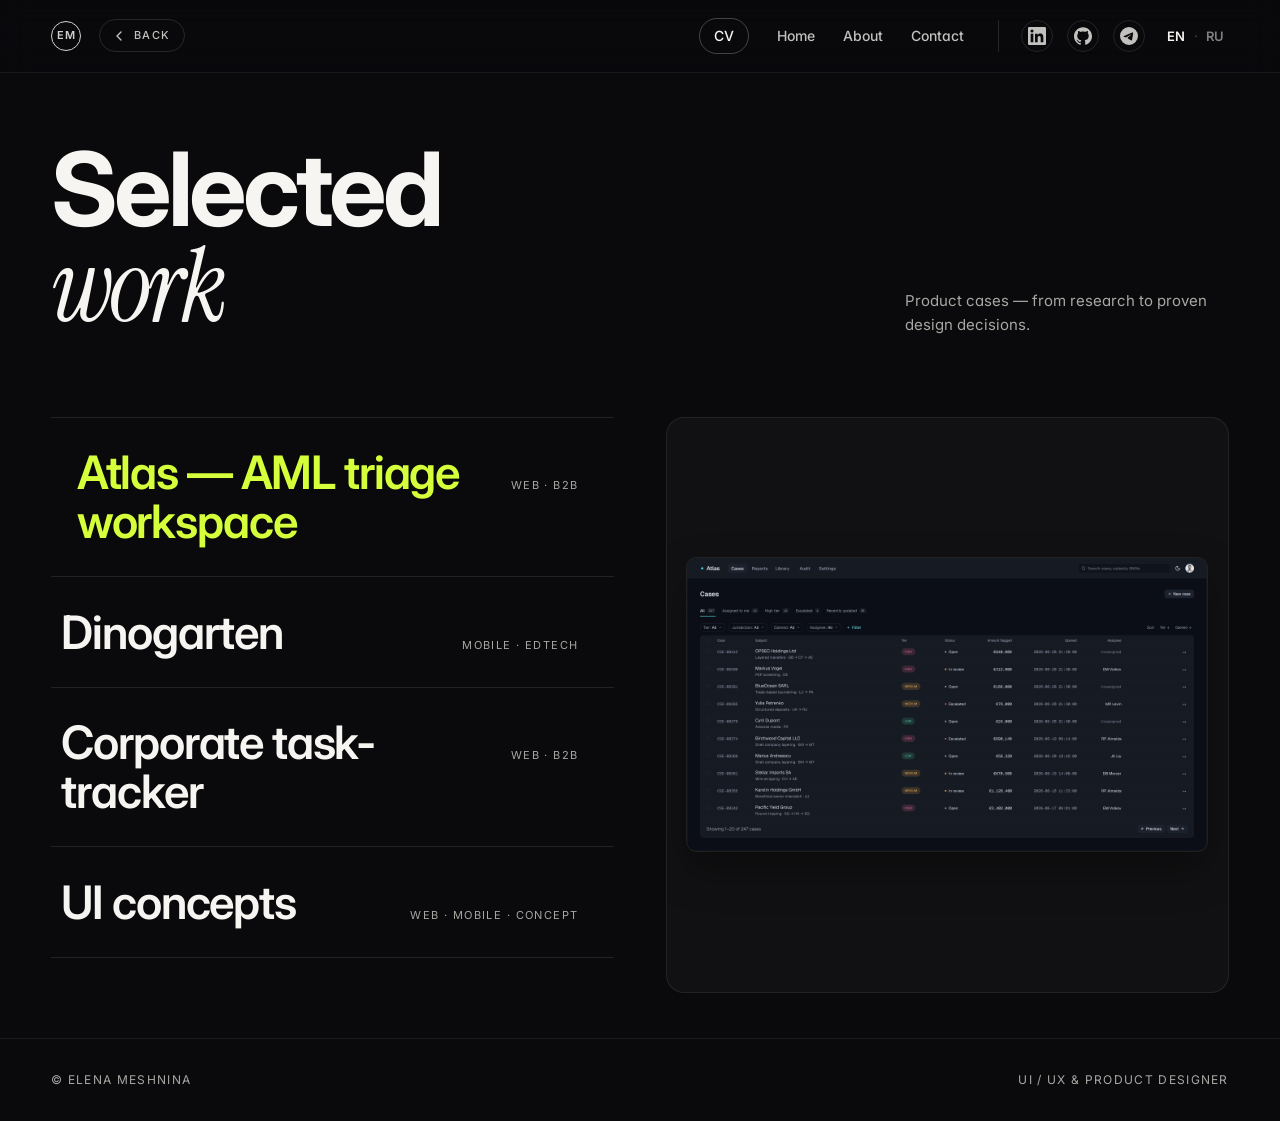
<file: portfolio.html>
<!doctype html>
<html lang="en">
<head>
  <meta charset="utf-8" />
  <meta name="viewport" content="width=device-width,initial-scale=1,viewport-fit=cover" />
  <title>Portfolio · Elena Meshnina</title>
  <meta name="description" content="Selected work by Elena Meshnina — UI / UX & Product Designer." />
  <meta name="author" content="Elena Meshnina" />
  <meta name="theme-color" content="#0a0a0c" />
  <link rel="canonical" href="https://meshlena.github.io/portfolio.html" />
  <link rel="icon" href="/favicon.svg" type="image/svg+xml" />

  <!-- Open Graph / social -->
  <meta property="og:type" content="website" />
  <meta property="og:site_name" content="Elena Meshnina" />
  <meta property="og:title" content="Portfolio · Elena Meshnina" />
  <meta property="og:description" content="Selected work by Elena Meshnina — UI / UX & Product Designer." />
  <meta property="og:url" content="https://meshlena.github.io/portfolio.html" />
  <meta property="og:image" content="https://meshlena.github.io/assets/og-cover.jpg" />
  <meta property="og:image:width" content="1200" />
  <meta property="og:image:height" content="630" />
  <meta name="twitter:card" content="summary_large_image" />
  <meta name="twitter:title" content="Portfolio · Elena Meshnina" />
  <meta name="twitter:description" content="Selected work by Elena Meshnina — UI / UX & Product Designer." />
  <meta name="twitter:image" content="https://meshlena.github.io/assets/og-cover.jpg" />

  <link rel="preconnect" href="https://fonts.googleapis.com">
  <link rel="preconnect" href="https://fonts.gstatic.com" crossorigin>
  <link href="https://fonts.googleapis.com/css2?family=Inter:wght@300;400;500;600;700;800&family=Instrument+Serif:ital@0;1&display=swap" rel="stylesheet">
  <link rel="stylesheet" href="styles.css" />

  <!-- i18n: pick language before paint (saved choice -> browser -> English) -->
  <script>
    window.__i18n = {
      en: { title: "Portfolio · Elena Meshnina", desc: "Selected work by Elena Meshnina — UI / UX & Product Designer." },
      ru: { title: "Портфолио · Елена Мешнина", desc: "Избранные работы Елены Мешниной — продуктового дизайнера." }
    };
    (function () {
      var saved = null;
      try { saved = localStorage.getItem("site-lang"); } catch (e) {}
      var nav = (navigator.language || navigator.userLanguage || "en").toLowerCase();
      var lang = saved || (nav.indexOf("ru") === 0 ? "ru" : "en");
      if (lang !== "en" && lang !== "ru") lang = "en";
      document.documentElement.setAttribute("lang", lang);
      var m = window.__i18n[lang];
      if (m) {
        document.title = m.title;
        var md = document.querySelector('meta[name="description"]');
        if (md) md.setAttribute("content", m.desc);
      }
    })();
  </script>
    <!-- Yandex.Metrika counter -->
    <script type="text/javascript">
        (function(m,e,t,r,i,k,a){
            m[i]=m[i]||function(){(m[i].a=m[i].a||[]).push(arguments)};
            m[i].l=1*new Date();
            for (var j = 0; j < document.scripts.length; j++) {if (document.scripts[j].src === r) { return; }}
            k=e.createElement(t),a=e.getElementsByTagName(t)[0],k.async=1,k.src=r,a.parentNode.insertBefore(k,a)
        })(window, document,'script','https://mc.yandex.ru/metrika/tag.js?id=110365541', 'ym');
        ym(110365541, 'init', {ssr:true, webvisor:true, clickmap:true, ecommerce:"dataLayer", referrer: document.referrer, url: location.href, accurateTrackBounce:true, trackLinks:true});
    </script>
    <noscript><div><img src="https://mc.yandex.ru/watch/110365541" style="position:absolute; left:-9999px;" alt="" /></div></noscript>
    <!-- /Yandex.Metrika counter -->
</head>
<body>

<header class="nav">
  <div class="nav__left">
    <a class="nav__logo" href="index.html">
      <span class="nav__logo-mark">EM</span>
    </a>
    <a class="portfolio-page__back" href="index.html">
      <svg width="12" height="12" viewBox="0 0 12 12" fill="none" aria-hidden="true">
        <path d="M7 2L3 6L7 10" stroke="currentColor" stroke-width="1.4" stroke-linecap="round" stroke-linejoin="round"/>
      </svg>
      <span data-lang="en">Back</span><span data-lang="ru">Назад</span>
    </a>
  </div>
  <nav class="nav__links">
    <a class="nav__cv" href="https://drive.google.com/file/d/1iWhB5NkARNtXlqjZVco4DpEjUGkYMEO7/view?usp=drive_link" target="_blank" rel="noopener" data-lang="en">CV</a>
    <a class="nav__cv" href="https://drive.google.com/file/d/1iu5xtXtdieiB0TxhFbYPIKvzkqkYX77Z/view?usp=drive_link" target="_blank" rel="noopener" data-lang="ru">Резюме</a>
    <a href="index.html"><span data-lang="en">Home</span><span data-lang="ru">Главная</span></a>
    <a href="index.html#about"><span data-lang="en">About</span><span data-lang="ru">Обо мне</span></a>
    <a href="index.html#contact"><span data-lang="en">Contact</span><span data-lang="ru">Контакты</span></a>
    <span class="nav__social-group">
      <a class="nav__social" href="https://www.linkedin.com/in/elena-meshnina-862780237/" aria-label="LinkedIn" target="_blank" rel="noopener">
        <svg viewBox="0 0 24 24" width="18" height="18" fill="currentColor" aria-hidden="true"><path d="M20.447 20.452h-3.554v-5.569c0-1.328-.027-3.037-1.852-3.037-1.853 0-2.136 1.445-2.136 2.939v5.667H9.351V9h3.414v1.561h.046c.477-.9 1.637-1.852 3.37-1.852 3.601 0 4.267 2.37 4.267 5.455v6.288zM5.337 7.433a2.062 2.062 0 01-2.063-2.065 2.063 2.063 0 112.063 2.065zm1.782 13.019H3.555V9h3.564v11.452zM22.225 0H1.771C.792 0 0 .774 0 1.729v20.542C0 23.227.792 24 1.771 24h20.451C23.2 24 24 23.227 24 22.271V1.729C24 .774 23.2 0 22.222 0h.003z"/></svg>
      </a>
      <a class="nav__social" href="https://github.com/meshlena" aria-label="GitHub" target="_blank" rel="noopener">
        <svg viewBox="0 0 24 24" width="18" height="18" fill="currentColor" aria-hidden="true"><path d="M12 .297c-6.63 0-12 5.373-12 12 0 5.303 3.438 9.8 8.205 11.385.6.113.82-.258.82-.577 0-.285-.01-1.04-.015-2.04-3.338.724-4.042-1.61-4.042-1.61C4.422 18.07 3.633 17.7 3.633 17.7c-1.087-.744.084-.729.084-.729 1.205.084 1.838 1.236 1.838 1.236 1.07 1.835 2.809 1.305 3.495.998.108-.776.417-1.305.76-1.605-2.665-.3-5.466-1.332-5.466-5.93 0-1.31.465-2.38 1.235-3.22-.135-.303-.54-1.523.105-3.176 0 0 1.005-.322 3.3 1.23.96-.267 1.98-.399 3-.405 1.02.006 2.04.138 3 .405 2.28-1.552 3.285-1.23 3.285-1.23.645 1.653.24 2.873.12 3.176.765.84 1.23 1.91 1.23 3.22 0 4.61-2.805 5.625-5.475 5.92.42.36.81 1.096.81 2.22 0 1.606-.015 2.896-.015 3.286 0 .315.21.69.825.57C20.565 22.092 24 17.592 24 12.297c0-6.627-5.373-12-12-12"/></svg>
      </a>
      <a class="nav__social" href="https://t.me/elena_m239" aria-label="Telegram" target="_blank" rel="noopener">
        <svg viewBox="0 0 24 24" width="18" height="18" fill="currentColor" aria-hidden="true"><path d="M11.944 0A12 12 0 0 0 0 12a12 12 0 0 0 12 12 12 12 0 0 0 12-12A12 12 0 0 0 12 0a12 12 0 0 0-.056 0zm4.962 7.224c.1-.002.321.023.465.14a.506.506 0 0 1 .171.325c.016.093.036.306.02.472-.18 1.898-.962 6.502-1.36 8.627-.168.9-.499 1.201-.82 1.231-.696.065-1.225-.46-1.9-.902-1.056-.693-1.653-1.124-2.678-1.8-1.185-.78-.417-1.21.258-1.91.177-.184 3.247-2.977 3.307-3.23.007-.032.014-.15-.056-.212s-.174-.041-.249-.024c-.106.024-1.793 1.14-5.061 3.345-.48.33-.913.49-1.302.48-.428-.008-1.252-.241-1.865-.44-.752-.245-1.349-.374-1.297-.789.027-.216.325-.437.893-.663 3.498-1.524 5.83-2.529 6.998-3.014 3.332-1.386 4.025-1.627 4.476-1.635z"/></svg>
      </a>
    </span>
  </nav>
  <div class="nav__lang" role="group" aria-label="Language / Язык">
    <button type="button" class="nav__lang-btn" data-lang-btn="en" aria-label="English">EN</button>
    <span class="nav__lang-sep" aria-hidden="true">·</span>
    <button type="button" class="nav__lang-btn" data-lang-btn="ru" aria-label="Русский">RU</button>
  </div>
</header>

<main class="portfolio-page">
  <header class="portfolio-page__head">
    <h1><span data-lang="en">Selected<br/><em>work</em></span><span data-lang="ru"><em>Кейсы</em></span></h1>
    <p><span data-lang="en">Product cases — from research to proven design decisions.</span><span data-lang="ru">Продуктовые кейсы — от&nbsp;исследования до&nbsp;проверенных дизайн-решений</span></p>
  </header>

  <section class="works-index" data-works-index>
    <div class="works-preview" aria-hidden="true">
      <div class="works-preview__inner">
        <div class="works-preview__slide works-preview__slide--inset is-active" data-slide="atlas">
          <img loading="lazy" decoding="async" src="cases/atlas/assets/01-queue-default.png" alt="" />
          <a class="works-preview__link" href="cases/atlas/index.html" tabindex="-1" aria-hidden="true"></a>
        </div>
        <div class="works-preview__slide" data-slide="dinogarten">
          <div class="works-preview__hero-art">
            <img loading="lazy" decoding="async" src="cases/dinogarten/assets/screens/new/main-collapsed.png" alt="" />
            <img loading="lazy" decoding="async" src="cases/dinogarten/assets/screens/new/group-collapsed.png" alt="" />
          </div>
          <a class="works-preview__link" href="cases/dinogarten/index.html" tabindex="-1" aria-hidden="true"></a>
        </div>
        <div class="works-preview__slide" data-slide="tracker">
          <img loading="lazy" decoding="async" src="cases/tracker/assets/cover-preview.png" alt="" />
          <a class="works-preview__link" href="cases/tracker/index.html" tabindex="-1" aria-hidden="true"></a>
        </div>
        <div class="works-preview__slide" data-slide="concepts">
          <div class="works-preview__hero-art">
            <img loading="lazy" decoding="async" src="cases/concepts/assets/preview-phone-1.png" alt="" />
            <img loading="lazy" decoding="async" src="cases/concepts/assets/preview-phone-2.png" alt="" />
          </div>
          <a class="works-preview__link" href="cases/concepts/index.html" tabindex="-1" aria-hidden="true"></a>
        </div>
      </div>
    </div>

    <ol class="works-list">
      <li>
        <a class="works-item is-active" href="cases/atlas/index.html" data-preview="atlas">
          <span class="works-item__title"><span data-lang="en">Atlas — AML triage workspace</span><span data-lang="ru">Atlas — AML‑триаж</span></span>
          <span class="works-item__chip"><span data-lang="en">Web · B2B</span><span data-lang="ru">Веб · B2B</span></span>
          <span class="works-item__media works-item__media--inset">
            <img loading="lazy" decoding="async" src="cases/atlas/assets/01-queue-default.png" alt="" />
          </span>
        </a>
      </li>
      <li>
        <a class="works-item" href="cases/dinogarten/index.html" data-preview="dinogarten">
          <span class="works-item__title"><span data-lang="en">Dinogarten</span><span data-lang="ru">Диносадик</span></span>
          <span class="works-item__chip"><span data-lang="en">Mobile · EdTech</span><span data-lang="ru">Мобайл · EdTech</span></span>
          <span class="works-item__media">
            <img loading="lazy" decoding="async" src="cases/dinogarten/assets/screens/new/main-collapsed.png" alt="" />
          </span>
        </a>
      </li>
      <li>
        <a class="works-item" href="cases/tracker/index.html" data-preview="tracker">
          <span class="works-item__title"><span data-lang="en">Corporate task-tracker</span><span data-lang="ru">Корпоративный таск-трекер</span></span>
          <span class="works-item__chip"><span data-lang="en">Web · B2B</span><span data-lang="ru">Веб · B2B</span></span>
          <span class="works-item__media">
            <img loading="lazy" decoding="async" src="cases/tracker/assets/cover-preview.png" alt="" />
          </span>
        </a>
      </li>
      <li>
        <a class="works-item" href="cases/concepts/index.html" data-preview="concepts">
          <span class="works-item__title"><span data-lang="en">UI concepts</span><span data-lang="ru">UI-концепты</span></span>
          <span class="works-item__chip"><span data-lang="en">Web · Mobile · Concept</span><span data-lang="ru">Веб · Мобайл · Концепт</span></span>
          <span class="works-item__media">
            <img loading="lazy" decoding="async" src="cases/concepts/assets/cover.png" alt="" />
          </span>
        </a>
      </li>
    </ol>
  </section>

</main>

<footer class="footer">
  <span><span data-lang="en">© Elena Meshnina</span><span data-lang="ru">© Елена Мешнина</span></span>
  <span><span data-lang="en">UI / UX & Product Designer</span><span data-lang="ru">Продуктовый дизайнер</span></span>
</footer>

<script src="script.js"></script>
</body>
</html>
</file>
<file: styles.css>
/* ============================
   Elena Meshnina — Portfolio
   ============================ */

:root {
  --bg: #0a0a0c;
  --bg-2: #0f0f12;
  --fg: #f6f5f1;
  --fg-dim: #a8a7a3;
  --accent: #d4ff3a;
  --accent-2: #ff7a59;
  --serif: 'Instrument Serif', 'Times New Roman', serif;
  --sans: 'Inter', -apple-system, BlinkMacSystemFont, 'Segoe UI', Roboto, system-ui, sans-serif;
  --radius: 18px;
  --maxw: 1280px;
  --pad: clamp(20px, 4vw, 56px);
  --section-pad: clamp(32px, 5vh, 60px);
}

* { box-sizing: border-box; }
html, body { margin: 0; padding: 0; }
html { scroll-behavior: smooth; }
body {
  background: var(--bg);
  color: var(--fg);
  font-family: var(--sans);
  font-feature-settings: "ss01", "cv11";
  font-size: 17px;
  line-height: 1.55;
  -webkit-font-smoothing: antialiased;
  text-rendering: optimizeLegibility;
  overflow-x: hidden;
}
body.is-light {
  background: #f6f5f1;
  color: #0a0a0c;
}

img { max-width: 100%; display: block; }
a { color: inherit; text-decoration: none; }
ul, ol { margin: 0; padding: 0; list-style: none; }

/* Typography */
h1, h2, h3, h4 {
  font-weight: 600;
  letter-spacing: -0.02em;
  line-height: 1.04;
  margin: 0;
}
h1 { font-size: clamp(64px, 14vw, 220px); font-weight: 700; }
h2 { font-size: clamp(36px, 5.5vw, 80px); font-weight: 600; }
h3 { font-size: clamp(22px, 2.4vw, 32px); font-weight: 600; }
em { font-family: var(--serif); font-style: italic; font-weight: 400; }
p  { margin: 0; color: var(--fg); }
.kicker {
  font-size: 12px;
  font-weight: 600;
  letter-spacing: 0.13em;
  text-transform: uppercase;
  color: var(--fg-dim);
  margin: 0 0 18px;
}

/* Buttons & chips */
.btn {
  display: inline-flex;
  align-items: center;
  gap: 8px;
  padding: 14px 22px;
  border-radius: 999px;
  font-weight: 500;
  font-size: 15px;
  transition: transform .25s ease, background .25s ease, color .25s ease, border-color .25s ease;
  border: 1px solid transparent;
  white-space: nowrap;
}
.btn--solid { background: var(--fg); color: #0a0a0c; }
.btn--solid:hover { transform: translateY(-2px); background: var(--accent); color: #0a0a0c; }
.btn--ghost { border-color: rgba(255,255,255,0.25); color: var(--fg); }
.btn--ghost:hover { border-color: var(--fg); transform: translateY(-2px); }

.chip {
  display: inline-block;
  padding: 6px 12px;
  border: 1px solid rgba(255,255,255,0.18);
  border-radius: 999px;
  font-size: 12px;
  letter-spacing: 0.08em;
  text-transform: uppercase;
  color: var(--fg-dim);
}

/* NAV */
.nav {
  position: fixed;
  top: 0; left: 0; right: 0;
  z-index: 100;
  display: flex;
  align-items: center;
  justify-content: space-between;
  padding: 18px var(--pad);
  backdrop-filter: blur(14px) saturate(140%);
  -webkit-backdrop-filter: blur(14px) saturate(140%);
  background: rgba(10,10,12,0.45);
  border-bottom: 1px solid rgba(255,255,255,0.06);
  transition: background .4s ease, border-color .4s ease, color .4s ease;
}
.nav__left {
  display: flex;
  align-items: center;
  gap: 18px;
  min-width: 0;
}
.nav__logo {
  display: inline-flex;
  align-items: center;
  gap: 12px;
  font-family: var(--serif);
  font-style: italic;
  font-size: clamp(16px, 1.5vw, 18px);
  letter-spacing: -0.01em;
  white-space: nowrap;
  line-height: 1;
}
.nav__logo-mark {
  display: inline-flex;
  align-items: center;
  justify-content: center;
  width: 30px; height: 30px;
  border: 1px solid currentColor;
  border-radius: 50%;
  font-family: var(--sans);
  font-style: normal;
  font-size: 11px;
  font-weight: 600;
  letter-spacing: 0.05em;
  opacity: 0.85;
}

.nav__links { display: flex; align-items: center; gap: 28px; margin-left: auto; }
.nav__links a {
  font-size: 14px;
  font-weight: 500;
  color: var(--fg);
  opacity: 0.78;
  transition: opacity .2s ease;
}
.nav__links a:hover { opacity: 1; }

/* CV / Résumé pill (neutral, not the forbidden glowing accent button) */
.nav__links a.nav__cv {
  opacity: 1;
  padding: 6px 14px;
  border: 1px solid rgba(255,255,255,0.24);
  border-radius: 999px;
  transition: border-color .2s ease, background .2s ease;
}
.nav__links a.nav__cv:hover { border-color: var(--fg); background: rgba(255,255,255,0.06); }
body.is-light .nav__links a.nav__cv { border-color: rgba(0,0,0,0.22); }
body.is-light .nav__links a.nav__cv:hover { border-color: #0a0a0c; background: rgba(0,0,0,0.04); }

.nav__social-group {
  display: inline-flex;
  align-items: center;
  gap: 14px;
  margin-left: 6px;
  padding-left: 22px;
  border-left: 1px solid rgba(255,255,255,0.12);
}
.nav__social {
  display: inline-flex;
  align-items: center;
  justify-content: center;
  width: 32px; height: 32px;
  border-radius: 50%;
  border: 1px solid rgba(255,255,255,0.14);
  color: var(--fg);
  opacity: 0.78;
  transition: opacity .2s ease, transform .25s ease, border-color .25s ease, background .25s ease, color .25s ease;
}
.nav__social:hover {
  opacity: 1;
  transform: translateY(-1px);
  border-color: var(--fg);
}
body.is-light .nav__social-group { border-left-color: rgba(0,0,0,0.12); }
body.is-light .nav__social { color: #0a0a0c; border-color: rgba(0,0,0,0.18); }
body.is-light .nav__social:hover { border-color: #0a0a0c; }

/* Nav inverts on light sections */
body.is-light .nav {
  background: rgba(246,245,241,0.7);
  color: #0a0a0c;
  border-bottom-color: rgba(0,0,0,0.06);
}
body.is-light .nav__links a { color: #0a0a0c; }
body.is-light .nav__logo { color: #0a0a0c; }

/* ── i18n: language selector ─────────────────────────────────── */
.nav__lang {
  display: inline-flex;
  align-items: center;
  gap: 4px;
  margin-left: 18px;
  flex: none;
}
.nav__lang-btn {
  appearance: none;
  background: none;
  border: 0;
  cursor: pointer;
  font-family: var(--sans);
  font-size: 13px;
  font-weight: 600;
  letter-spacing: 0.04em;
  color: var(--fg);
  opacity: 0.5;
  padding: 4px 4px;
  transition: opacity .2s ease;
}
.nav__lang-btn:hover { opacity: 0.85; }
:root[lang="en"] .nav__lang-btn[data-lang-btn="en"],
:root[lang="ru"] .nav__lang-btn[data-lang-btn="ru"] { opacity: 1; cursor: default; }
.nav__lang-sep { opacity: 0.3; font-size: 13px; }
body.is-light .nav__lang-btn { color: #0a0a0c; }

/* ── i18n: dual-inline language toggle (hide the inactive language) ── */
:root[lang="en"] [data-lang]:not([data-lang="en"]),
:root[lang="ru"] [data-lang]:not([data-lang="ru"]) { display: none; }

/* HERO — two-column: editorial intro left, work carousel right */
.hero {
  position: relative;
  min-height: 100vh;
  min-height: 100dvh;
  display: flex;
  align-items: stretch;
  padding: 104px var(--pad) 24px;
  overflow: hidden;
  isolation: isolate;
}
.hero__layout {
  width: 100%;
  max-width: var(--maxw);
  margin: 0 auto;
  display: grid;
  grid-template-columns: minmax(0, 0.95fr) minmax(0, 1fr);
  gap: clamp(40px, 6vw, 96px);
  align-items: stretch;
}
.hero__intro {
  display: flex;
  flex-direction: column;
  justify-content: flex-start;
  min-width: 0;
}
.hero__meta {
  display: flex;
  flex-wrap: wrap;
  gap: 24px 36px;
  margin-top: 36px;
  padding-top: 22px;
  border-top: 1px solid rgba(255,255,255,0.1);
  font-size: 11px;
  letter-spacing: 0.13em;
  text-transform: uppercase;
  color: var(--fg-dim);
}
.hero__meta-item { display: flex; flex-direction: column; gap: 6px; }
.hero__meta-item strong { color: var(--fg); font-weight: 500; letter-spacing: 0.02em; text-transform: none; font-size: 13px; }
body.is-light .hero__meta { border-top-color: rgba(0,0,0,0.12); }
/* ============================
   Animated mesh-gradient background
   - Three layered blurred radial-gradient fields drifting independently.
   - A turbulence-noise grain overlay sits on top via blend mode.
   - JS adds scroll-driven hue rotation + vertical drift (see script.js).
   ============================ */
.bg-mesh {
  position: fixed;
  inset: 0;
  z-index: -1;
  pointer-events: none;
  overflow: hidden;
  background: #06060a;
  /* JS writes --mesh-hue (deg) and --mesh-shift (0..1) for scroll choreography */
  transition: filter .2s linear;
}
.bg-mesh__inner {
  position: absolute;
  inset: -10%;
  transform: translate3d(0, calc(var(--mesh-shift, 0) * -120px), 0);
  filter: hue-rotate(var(--mesh-hue, 0deg));
  will-change: transform, filter;
}
.bg-mesh__layer {
  position: absolute;
  inset: -20%;
  filter: blur(70px) saturate(140%);
  will-change: transform, opacity;
  mix-blend-mode: screen;
  opacity: 0.95;
  transform: translateZ(0);
}
.bg-mesh__layer--1 {
  background:
    radial-gradient(40vmax 40vmax at 18% 28%, rgba(255,108,72,0.62), transparent 65%),
    radial-gradient(46vmax 46vmax at 82% 22%, rgba(82,128,255,0.55), transparent 65%),
    radial-gradient(38vmax 38vmax at 48% 82%, rgba(212,255,58,0.42), transparent 65%);
  animation: meshDrift1 26s ease-in-out infinite;
}
.bg-mesh__layer--2 {
  background:
    radial-gradient(42vmax 42vmax at 68% 58%, rgba(186,89,255,0.48), transparent 70%),
    radial-gradient(34vmax 34vmax at 26% 72%, rgba(255,196,89,0.38), transparent 70%);
  animation: meshDrift2 34s ease-in-out infinite;
}
.bg-mesh__layer--3 {
  background:
    radial-gradient(36vmax 36vmax at 58% 12%, rgba(89,255,201,0.32), transparent 70%),
    radial-gradient(40vmax 40vmax at 8% 92%, rgba(255,89,164,0.42), transparent 70%);
  animation: meshDrift3 30s ease-in-out infinite;
}

.bg-mesh__veil {
  position: absolute;
  inset: 0;
  background:
    radial-gradient(120% 80% at 50% 0%, rgba(6,6,10,0) 0%, rgba(6,6,10,0.35) 60%, rgba(6,6,10,0.65) 100%);
  pointer-events: none;
}

.bg-mesh__grain {
  position: absolute;
  inset: -5%;
  opacity: 0.10;
  background-image: url("data:image/svg+xml;utf8,<svg xmlns='http://www.w3.org/2000/svg' width='220' height='220'><filter id='n'><feTurbulence type='fractalNoise' baseFrequency='1.5' numOctaves='2' stitchTiles='stitch'/><feColorMatrix type='matrix' values='0 0 0 0 1 0 0 0 0 1 0 0 0 0 1 0 0 0 1 0'/></filter><rect width='100%25' height='100%25' filter='url(%23n)'/></svg>");
  background-size: 220px 220px;
  mix-blend-mode: overlay;
  pointer-events: none;
  animation: grainShift 6s steps(6) infinite;
}

@keyframes meshDrift1 {
  0%, 100% { transform: translate3d(0, 0, 0) rotate(0deg) scale(1); }
  33%      { transform: translate3d(4%, -3%, 0) rotate(6deg) scale(1.08); }
  66%      { transform: translate3d(-3%, 4%, 0) rotate(-5deg) scale(1.04); }
}
@keyframes meshDrift2 {
  0%, 100% { transform: translate3d(0, 0, 0) rotate(0deg) scale(1); }
  50%      { transform: translate3d(-5%, -4%, 0) rotate(8deg) scale(1.12); }
}
@keyframes meshDrift3 {
  0%, 100% { transform: translate3d(0, 0, 0) rotate(0deg) scale(1.02); }
  50%      { transform: translate3d(5%, 5%, 0) rotate(-7deg) scale(1.1); }
}
@keyframes grainShift {
  0%   { transform: translate(0, 0); }
  20%  { transform: translate(-2%, 1%); }
  40%  { transform: translate(1%, -2%); }
  60%  { transform: translate(-1%, 2%); }
  80%  { transform: translate(2%, -1%); }
  100% { transform: translate(0, 0); }
}

@media (prefers-reduced-motion: reduce) {
  .bg-mesh__layer,
  .bg-mesh__grain { animation: none; }
  .bg-mesh__inner { transform: none !important; }
}

body.is-light .bg-mesh {
  background: #efece4;
}
body.is-light .bg-mesh__layer { mix-blend-mode: multiply; opacity: 0.55; filter: blur(80px) saturate(150%); }
body.is-light .bg-mesh__veil {
  background: radial-gradient(120% 80% at 50% 0%, rgba(246,245,241,0) 0%, rgba(246,245,241,0.25) 60%, rgba(246,245,241,0.5) 100%);
}
body.is-light .bg-mesh__grain { opacity: 0.07; mix-blend-mode: multiply; }

.hero__eyebrow {
  align-self: flex-start;
  display: inline-flex;
  align-items: center;
  gap: 10px;
  font-size: 13px;
  letter-spacing: 0.11em;
  text-transform: uppercase;
  color: var(--fg-dim);
  padding: 8px 14px;
  border: 1px solid rgba(255,255,255,0.14);
  border-radius: 999px;
  background: rgba(255,255,255,0.03);
  margin-bottom: 24px;
}
.hero__eyebrow .dot {
  width: 8px; height: 8px; border-radius: 50%;
  background: #4ade80;
  box-shadow: 0 0 10px #4ade80;
  animation: pulse 1.8s ease-in-out infinite;
}
@keyframes pulse {
  0%,100% { transform: scale(1); opacity: 1; }
  50% { transform: scale(1.4); opacity: 0.6; }
}

.hero__title {
  margin: 0 0 28px;
  font-size: clamp(44px, 8vw, 120px);
  font-weight: 700;
  letter-spacing: -0.04em;
  line-height: 0.96;
  overflow-wrap: break-word;
}
.hero__title .line { display: block; }
.hero__title .line span,
.hero__title .line em { display: inline-block; will-change: transform; }
.hero__title em {
  font-style: italic;
  font-family: var(--serif);
  font-weight: 400;
  letter-spacing: -0.015em;
}

.hero__lede {
  max-width: 560px;
  font-size: clamp(16px, 1.25vw, 19px);
  color: var(--fg-dim);
  line-height: 1.5;
  margin-bottom: 28px;
}
@keyframes fadeUp {
  from { opacity: 0; transform: translateY(20px); }
  to   { opacity: 1; transform: translateY(0); }
}

.hero__cta {
  display: flex;
  flex-wrap: wrap;
  gap: 14px;
  margin-top: 8px;
}
.btn--ghost-on-dark {
  border-color: rgba(255,255,255,0.25);
  color: var(--fg);
  background: rgba(10,10,12,0.35);
  backdrop-filter: blur(10px);
  -webkit-backdrop-filter: blur(10px);
}
.btn--ghost-on-dark:hover {
  border-color: var(--fg);
  transform: translateY(-2px);
}
body.is-light .btn--ghost-on-dark {
  border-color: rgba(0,0,0,0.25);
  color: #0a0a0c;
  background: rgba(255,255,255,0.35);
}

/* ============================
   SELECTED WORK — full-bleed band that follows the hero
   ============================ */
.selected-work {
  position: relative;
  padding: var(--section-pad) var(--pad);
  isolation: isolate;
}
.selected-work__head {
  max-width: var(--maxw);
  margin: 0 auto 36px;
  display: flex;
  align-items: flex-end;
  justify-content: space-between;
  gap: 24px;
}
.selected-work__head h2 {
  font-size: clamp(36px, 5vw, 64px);
  max-width: 14ch;
}
.selected-work__head .kicker { margin: 0 0 14px; }
.selected-work__all {
  display: inline-flex;
  align-items: center;
  gap: 8px;
  font-size: 13px;
  letter-spacing: 0.11em;
  text-transform: uppercase;
  color: var(--fg-dim);
  border-bottom: 1px solid rgba(255,255,255,0.15);
  padding-bottom: 4px;
  transition: color .25s ease, border-color .25s ease;
}
.selected-work__all:hover { color: var(--accent); border-color: var(--accent); }
body.is-light .selected-work__all { border-color: rgba(0,0,0,0.2); }

.selected-work__grid {
  max-width: var(--maxw);
  margin: 0 auto;
  display: grid;
  grid-template-columns: 1.4fr 1fr 1fr;
  grid-auto-rows: minmax(280px, auto);
  gap: 22px;
}
.selected-work__grid .work-card {
  height: clamp(320px, 48vh, 460px);
}
.selected-work__grid .work-card--feature {
  grid-row: span 1;
  grid-column: span 1;
  height: clamp(420px, 64vh, 620px);
}
.selected-work__grid .work-card--feature .work-card__title {
  font-size: clamp(26px, 2.8vw, 38px);
}
@media (max-width: 960px) {
  .selected-work__grid { grid-template-columns: 1fr; }
  .selected-work__grid .work-card,
  .selected-work__grid .work-card--feature { height: clamp(340px, 56vh, 480px); }
  .selected-work__head { flex-direction: column; align-items: flex-start; gap: 18px; }
}

/* ============================
   MANIFESTO — typographic band
   ============================ */
.manifesto {
  position: relative;
  padding: clamp(56px, 9vh, 100px) var(--pad);
  isolation: isolate;
}
.manifesto__inner {
  max-width: var(--maxw);
  margin: 0 auto;
  display: grid;
  grid-template-columns: 1fr 4fr;
  gap: clamp(24px, 5vw, 80px);
  align-items: start;
}
.manifesto__label {
  font-size: 12px;
  letter-spacing: 0.15em;
  text-transform: uppercase;
  color: var(--fg-dim);
  padding-top: 18px;
}
.manifesto__quote {
  margin: 0;
  font-size: clamp(28px, 5.4vw, 84px);
  line-height: 1.06;
  letter-spacing: -0.03em;
  font-weight: 500;
  color: var(--fg);
  word-wrap: break-word;
  overflow-wrap: break-word;
  hyphens: manual;
  text-wrap: balance;
}
.manifesto__quote em {
  font-family: var(--serif);
  font-style: italic;
  font-weight: 400;
  color: var(--accent);
}
body.is-light .manifesto__quote em { color: #1d1d1f; }
.manifesto__sub {
  margin-top: 32px;
  font-size: clamp(16px, 1.2vw, 19px);
  color: var(--fg-dim);
  max-width: 56ch;
  line-height: 1.55;
}
@media (max-width: 960px) {
  .manifesto__inner { grid-template-columns: 1fr; gap: 18px; }
  .manifesto__label { padding-top: 0; }
}

/* ============================
   Scroll-reveal + parallax helpers
   ============================ */
[data-reveal] {
  opacity: 0;
  transform: translateY(28px);
  transition: opacity .9s cubic-bezier(.2,.7,.1,1), transform .9s cubic-bezier(.2,.7,.1,1);
  transition-delay: var(--reveal-delay, 0s);
}
[data-reveal].is-revealed {
  opacity: 1;
  transform: translateY(0);
}
@media (prefers-reduced-motion: reduce) {
  [data-reveal] { opacity: 1; transform: none; transition: none; }
}

[data-parallax] {
  will-change: transform;
}

/* HERO — right-side vertical work carousel */
.hero__work {
  position: relative;
  display: flex;
  flex-direction: column;
  min-width: 0;
  min-height: 0;
}
.hero__work-head {
  display: flex;
  justify-content: space-between;
  align-items: baseline;
  gap: 12px;
  margin-bottom: 18px;
}
.hero__work-head .kicker { margin: 0; }
.hero__work-all {
  font-size: 12px;
  letter-spacing: 0.11em;
  text-transform: uppercase;
  color: var(--fg-dim);
  transition: color .25s ease;
}
.hero__work-all:hover { color: var(--accent); }

.hero__work-stage {
  flex: 1;
  display: flex;
  flex-direction: column;
  gap: 18px;
  overflow-y: auto;
  scroll-snap-type: y mandatory;
  scroll-behavior: smooth;
  -webkit-overflow-scrolling: touch;
  scrollbar-width: none;
  padding: 4px 4px 4px 0;
  min-height: 0;
  -webkit-mask-image: linear-gradient(180deg, transparent 0, #000 32px, #000 calc(100% - 32px), transparent 100%);
          mask-image: linear-gradient(180deg, transparent 0, #000 32px, #000 calc(100% - 32px), transparent 100%);
}
.hero__work-stage::-webkit-scrollbar { display: none; }

.work-card {
  position: relative;
  flex: 0 0 auto;
  scroll-snap-align: start;
  scroll-snap-stop: always;
  display: block;
  height: clamp(360px, 62vh, 520px);
  border-radius: var(--radius);
  overflow: hidden;
  background: rgba(255,255,255,0.04);
  border: 1px solid rgba(255,255,255,0.08);
  isolation: isolate;
  transition: transform .55s cubic-bezier(.2,.7,.1,1), border-color .35s ease;
  text-decoration: none;
  color: var(--fg);
}
.work-card:hover {
  transform: translateY(-4px);
  border-color: rgba(255,255,255,0.22);
}
.work-card__media { position: absolute; inset: 0; z-index: 0; }
.work-card__media img {
  width: 100%; height: 100%;
  object-fit: contain;
  transform: scale(1);
  transition: transform 1.1s cubic-bezier(.2,.7,.1,1);
}
.work-card:hover .work-card__media img { transform: scale(1.04); }
.work-card__shade {
  position: absolute; inset: 0;
  z-index: 1;
  background: linear-gradient(180deg, rgba(0,0,0,0.05) 0%, rgba(0,0,0,0.35) 55%, rgba(0,0,0,0.85) 100%);
  pointer-events: none;
}
.work-card__body {
  position: relative;
  z-index: 2;
  height: 100%;
  display: flex;
  flex-direction: column;
  justify-content: space-between;
  padding: 22px 24px;
  gap: 16px;
}
.work-card__top {
  display: flex;
  justify-content: space-between;
  align-items: center;
  gap: 12px;
}
.work-card__chip {
  font-size: 10px;
  letter-spacing: 0.13em;
  text-transform: uppercase;
  padding: 5px 11px;
  border: 1px solid rgba(255,255,255,0.18);
  border-radius: 999px;
  color: #fff;
  backdrop-filter: blur(8px);
  -webkit-backdrop-filter: blur(8px);
  background: rgba(10,10,12,0.55);
}
.work-card__num {
  font-family: var(--serif);
  font-style: italic;
  font-size: 22px;
  color: rgba(255,255,255,0.85);
}
.work-card__bottom { display: flex; flex-direction: column; gap: 12px; }
.work-card__title {
  font-size: clamp(20px, 2vw, 28px);
  font-weight: 600;
  letter-spacing: -0.02em;
  line-height: 1.06;
  color: #fff;
  margin: 0;
  max-width: 22ch;
}
.work-card__cta {
  display: inline-flex;
  align-items: center;
  gap: 6px;
  font-size: 11px;
  letter-spacing: 0.13em;
  text-transform: uppercase;
  color: var(--accent);
  align-self: flex-start;
  transition: transform .35s ease;
}
.work-card:hover .work-card__cta { transform: translateX(4px); }

.hero__work-more {
  align-self: center;
  display: inline-flex;
  align-items: center;
  gap: 8px;
  margin-top: 18px;
  padding: 11px 20px;
  border: 1px solid rgba(255,255,255,0.2);
  border-radius: 999px;
  font-size: 13px;
  font-weight: 500;
  letter-spacing: 0.04em;
  color: var(--fg);
  background: rgba(10,10,12,0.45);
  backdrop-filter: blur(10px);
  -webkit-backdrop-filter: blur(10px);
  transition: transform .25s ease, border-color .25s ease, background .25s ease, color .25s ease;
}
.hero__work-more:hover {
  transform: translateY(-2px);
  border-color: var(--accent);
  color: var(--accent);
}

@media (max-width: 960px) {
  .hero { padding-top: 110px; padding-bottom: 60px; min-height: 0; }
  .hero__layout { grid-template-columns: minmax(0, 1fr); gap: 40px; }
  .hero__work-stage {
    flex-direction: row;
    overflow-x: auto;
    overflow-y: hidden;
    scroll-snap-type: x mandatory;
    gap: 14px;
    -webkit-mask-image: linear-gradient(90deg, transparent 0, #000 24px, #000 calc(100% - 24px), transparent 100%);
            mask-image: linear-gradient(90deg, transparent 0, #000 24px, #000 calc(100% - 24px), transparent 100%);
  }
  .work-card {
    width: 78vw;
    height: 56vh;
    flex: 0 0 auto;
  }
}

/* Sticky pinned sections (intro + each case) */
.pin {
  position: relative;
  /* tall scroll area gives us room to swap visuals */
}
.pin--intro { height: 280vh; padding: 0 var(--pad); }
.pin--case  { height: 520vh; padding: 0 var(--pad); }
.pin__sticky {
  position: sticky;
  top: 0;
  height: 100vh;
  height: 100dvh;
  display: grid;
  grid-template-columns: 1fr 1fr;
  gap: clamp(40px, 6vw, 96px);
  align-items: center;
  max-width: var(--maxw);
  margin: 0 auto;
}
.pin__visual {
  position: relative;
  height: 75vh;
  border-radius: 24px;
  overflow: hidden;
  background: rgba(255,255,255,0.03);
  border: 1px solid rgba(255,255,255,0.08);
}
.pin__story {
  display: flex;
  flex-direction: column;
  justify-content: center;
  height: 100%;
  position: relative;
}

.step {
  position: absolute;
  inset: 0;
  display: flex;
  flex-direction: column;
  justify-content: center;
  gap: 14px;
  opacity: 0;
  transform: translateY(30px);
  transition: opacity .55s ease, transform .55s ease;
  pointer-events: none;
}
.step.is-active {
  opacity: 1;
  transform: translateY(0);
  pointer-events: auto;
}
.step h2, .step h3 { max-width: 18ch; }
.step p { color: var(--fg-dim); max-width: 52ch; font-size: clamp(15px, 1.15vw, 18px); line-height: 1.6; }

/* Intro pin uses portrait, not slideshow */
.pin--intro .pin__visual { background: transparent; border: 0; }
.portrait {
  position: relative;
  width: 100%; height: 100%;
  border-radius: 24px;
  overflow: hidden;
  isolation: isolate;
}
.portrait img {
  position: absolute; inset: 0;
  width: 100%; height: 100%;
  object-fit: cover;
  filter: contrast(1.05) saturate(1.05);
  transform: scale(1.05);
  transition: transform 1.4s cubic-bezier(.2,.7,.1,1);
}
.pin--intro.is-visible .portrait img { transform: scale(1); }
.portrait::after {
  content: '';
  position: absolute; inset: 0;
  background: linear-gradient(180deg, transparent 60%, rgba(0,0,0,0.55) 100%);
}
.portrait__caption {
  position: absolute;
  left: 22px; bottom: 22px;
  font-size: 12px; letter-spacing: 0.10em; text-transform: uppercase;
  color: rgba(255,255,255,0.85);
  z-index: 2;
}

/* SKILLS */
.skills {
  padding: var(--section-pad) var(--pad);
  background: transparent;
  position: relative;
}
.skills__head { max-width: var(--maxw); margin: 0 auto 60px; }
.skills__grid {
  max-width: var(--maxw);
  margin: 0 auto;
  display: grid;
  grid-template-columns: repeat(3, 1fr);
  gap: 16px;
}
.skill-card {
  border: 1px solid rgba(255,255,255,0.08);
  background: linear-gradient(180deg, rgba(255,255,255,0.02), rgba(255,255,255,0.005));
  border-radius: var(--radius);
  padding: 32px 28px;
  display: flex;
  flex-direction: column;
  gap: 18px;
  transition: transform .4s ease, border-color .4s ease, background .4s ease;
}
.skill-card:hover {
  transform: translateY(-6px);
  border-color: rgba(255,255,255,0.18);
  background: linear-gradient(180deg, rgba(255,255,255,0.04), rgba(255,255,255,0.01));
}
.skill-card__num {
  font-family: var(--serif);
  font-style: italic;
  font-size: 28px;
  color: var(--accent);
}
.skill-card ul { display: flex; flex-direction: column; gap: 6px; }
.skill-card li {
  color: var(--fg-dim);
  font-size: 15px;
  padding-bottom: 6px;
  border-bottom: 1px solid rgba(255,255,255,0.05);
}
.skill-card li:last-child { border-bottom: 0; }

.marquee {
  margin-top: 90px;
  overflow: hidden;
  border-top: 1px solid rgba(255,255,255,0.07);
  border-bottom: 1px solid rgba(255,255,255,0.07);
  padding: 24px 0;
}
.marquee__track {
  display: inline-flex;
  gap: 28px;
  white-space: nowrap;
  animation: scroll-x 40s linear infinite;
  font-family: var(--serif);
  font-style: italic;
  font-size: clamp(28px, 4.5vw, 64px);
  color: var(--fg);
  opacity: 0.8;
}
.marquee__track span { padding-right: 0; }
@keyframes scroll-x {
  from { transform: translateX(0); }
  to   { transform: translateX(-50%); }
}

/* WORK INTRO */
.work-intro {
  padding: var(--section-pad) var(--pad);
  text-align: left;
  max-width: var(--maxw);
  margin: 0 auto;
}
.work-intro h2 { margin: 6px 0 28px; max-width: 14ch; }
.work-intro .lead { color: var(--fg-dim); max-width: 62ch; font-size: clamp(18px, 1.4vw, 22px); }

/* CASE — wrapper */
.case {
  position: relative;
  padding: var(--section-pad) var(--pad) 0;
}
.case--dark  { background: var(--bg);   color: var(--fg); }
.case--light { background: #f6f5f1;     color: #0a0a0c; }
.case--green { background: #102b1f;     color: #e8f1ec; }

.case--light .kicker,
.case--light .step p,
.case--light .case__sub { color: rgba(10,10,12,0.6); }
.case--light .chip { color: rgba(10,10,12,0.6); border-color: rgba(0,0,0,0.15); }
.case--light .pin__visual { background: rgba(0,0,0,0.04); border-color: rgba(0,0,0,0.08); }

.case--green .kicker,
.case--green .step p,
.case--green .case__sub { color: #b0c4ba; }
.case--green .chip { color: #b0c4ba; border-color: rgba(255,255,255,0.18); }

.case__hero {
  max-width: var(--maxw);
  margin: 0 auto 60px;
}
.case__meta {
  display: flex;
  align-items: center;
  justify-content: space-between;
  margin-bottom: 36px;
}
.case__num {
  font-family: var(--serif);
  font-style: italic;
  font-size: clamp(40px, 6vw, 88px);
  color: var(--fg-dim);
  opacity: 0.7;
}
.case--light .case__num { color: rgba(10,10,12,0.45); }
.case--green .case__num { color: rgba(232,241,236,0.55); }
.case__title { max-width: 18ch; margin: 0 0 24px; }
.case__sub { max-width: 62ch; font-size: clamp(17px, 1.4vw, 21px); line-height: 1.55; color: var(--fg-dim); }

.case__cover {
  margin-top: 60px;
  border-radius: var(--radius);
  overflow: hidden;
  position: relative;
  aspect-ratio: 16 / 9;
  background: rgba(255,255,255,0.03);
}
.case__cover img {
  width: 100%; height: 100%; object-fit: cover;
  transform: scale(1.08);
  transition: transform 1.2s cubic-bezier(.2,.7,.1,1);
}
.case.is-visible .case__cover img { transform: scale(1); }

/* ============================
   Slider controls (used on About)
   ============================ */
.slider-controls {
  display: inline-flex;
  align-items: center;
  gap: 12px;
  padding: 8px 10px;
  background: rgba(20,20,24,0.72);
  border: 1px solid rgba(255,255,255,0.1);
  backdrop-filter: blur(14px) saturate(140%);
  -webkit-backdrop-filter: blur(14px) saturate(140%);
  border-radius: 999px;
  margin-top: 24px;
}

.slider-controls__btn {
  appearance: none;
  border: 1px solid rgba(255,255,255,0.18);
  background: rgba(255,255,255,0.04);
  color: inherit;
  width: 36px; height: 36px;
  border-radius: 50%;
  display: inline-flex;
  align-items: center;
  justify-content: center;
  cursor: pointer;
  transition: background .25s ease, border-color .25s ease, color .25s ease, transform .25s ease;
  padding: 0;
}
.slider-controls__btn:hover:not(:disabled) {
  background: var(--accent);
  border-color: var(--accent);
  color: #0a0a0c;
  transform: translateY(-1px);
}
.slider-controls__btn:disabled {
  opacity: 0.35;
  cursor: not-allowed;
}

.slider-controls__dots {
  display: inline-flex;
  align-items: center;
  gap: 6px;
  padding: 0 6px;
}
.slider-controls__dot {
  appearance: none;
  border: 0;
  background: rgba(255,255,255,0.25);
  width: 7px; height: 7px;
  border-radius: 50%;
  padding: 0;
  cursor: pointer;
  transition: background .3s ease, width .35s cubic-bezier(.2,.7,.1,1), box-shadow .3s ease;
}
.slider-controls__dot:hover { background: rgba(255,255,255,0.55); }
.slider-controls__dot.is-active {
  background: var(--accent);
  width: 24px;
  border-radius: 999px;
  box-shadow: 0 0 10px rgba(212,255,58,0.55);
}

/* ============================
   About — horizontal slider
   ============================ */
.about {
  padding: var(--section-pad) var(--pad);
  background: transparent;
}
.about__inner {
  max-width: var(--maxw);
  margin: 0 auto;
  display: grid;
  grid-template-columns: minmax(280px, 0.85fr) 1.15fr;
  gap: clamp(40px, 6vw, 80px);
  align-items: stretch;
}
.about__portrait {
  position: relative;
  height: clamp(420px, 60vh, 600px);
  border-radius: 24px;
  overflow: hidden;
}
.about__portrait .portrait { position: absolute; inset: 0; }
.about__portrait .portrait img { transform: scale(1); }

.about__slider {
  display: flex;
  flex-direction: column;
  justify-content: center;
  min-width: 0;
}

.about__viewport {
  overflow-x: auto;
  overflow-y: hidden;
  scroll-snap-type: x mandatory;
  scroll-behavior: smooth;
  -webkit-overflow-scrolling: touch;
  /* Hide scrollbar but stay scrollable */
  scrollbar-width: none;
  min-width: 0;
  max-width: 100%;
  border-radius: var(--radius);
  margin: 0 calc(var(--pad) * -0.5);
  padding: 4px calc(var(--pad) * 0.5);
}
.about__viewport::-webkit-scrollbar { display: none; }

.about__track {
  display: grid;
  grid-auto-flow: column;
  grid-auto-columns: 100%;
  gap: 0;
}

.about-card {
  scroll-snap-align: start;
  scroll-snap-stop: always;
  padding: clamp(28px, 4vw, 48px);
  background: linear-gradient(180deg, rgba(255,255,255,0.04), rgba(255,255,255,0.01));
  border: 1px solid rgba(255,255,255,0.08);
  border-radius: var(--radius);
  display: flex;
  flex-direction: column;
  justify-content: center;
  gap: 18px;
  min-height: 320px;
}
.about-card h2 {
  font-size: clamp(28px, 3.4vw, 48px);
  letter-spacing: -0.02em;
  line-height: 1.05;
  max-width: 18ch;
}
.about-card p {
  color: var(--fg-dim);
  max-width: 56ch;
  font-size: clamp(15px, 1.15vw, 18px);
  line-height: 1.6;
}

@media (max-width: 960px) {
  .about__inner { grid-template-columns: minmax(0, 1fr); }
  .about__portrait { height: 380px; }
  .about-card { min-height: 280px; }
}

/* ============================
   Case flow — vertical stacked rows (replaces sticky pin on case pages)
   ============================ */
.case-flow {
  max-width: var(--maxw);
  margin: 0 auto;
  display: flex;
  flex-direction: column;
  gap: clamp(80px, 14vh, 160px);
  padding: clamp(60px, 10vh, 120px) 0 var(--section-pad);
}
.case-flow__row {
  display: grid;
  grid-template-columns: 1fr 1fr;
  gap: clamp(40px, 6vw, 96px);
  align-items: center;
}
.case-flow__row:nth-child(even) .case-flow__visual { order: 2; }

.case-flow__visual {
  position: relative;
  display: flex;
  align-items: center;
  justify-content: center;
  border-radius: var(--radius);
  overflow: hidden;
  background: rgba(255,255,255,0.04);
  border: 1px solid rgba(255,255,255,0.08);
  min-height: 320px;
  padding: clamp(20px, 3vw, 40px);
}
.case-flow__visual img {
  max-width: 100%;
  max-height: 70vh;
  width: auto;
  height: auto;
  object-fit: contain;
}
.case--light .case-flow__visual {
  background: rgba(0,0,0,0.04);
  border-color: rgba(0,0,0,0.08);
}
.case--green .case-flow__visual {
  background: rgba(255,255,255,0.04);
  border-color: rgba(255,255,255,0.1);
}

.case-flow__text { display: flex; flex-direction: column; gap: 14px; }
.case-flow__text h3 {
  font-size: clamp(24px, 2.6vw, 36px);
  letter-spacing: -0.02em;
  line-height: 1.05;
  max-width: 18ch;
}
.case-flow__text p {
  color: var(--fg-dim);
  max-width: 52ch;
  font-size: clamp(15px, 1.15vw, 18px);
  line-height: 1.6;
}
.case--light .case-flow__text p { color: rgba(10,10,12,0.65); }
.case--green .case-flow__text p { color: #b0c4ba; }

@media (max-width: 960px) {
  .case-flow__row { grid-template-columns: 1fr; gap: 28px; }
  .case-flow__row:nth-child(even) .case-flow__visual { order: 0; }
  .case-flow__visual { min-height: 240px; }
  .case-flow__visual img { max-height: 60vh; }
}

/* Case visual = stacked images, cross-fade based on active step */
.case-visual { background: transparent; border: 0; }
.case-visual__img {
  position: absolute;
  inset: 0;
  width: 100%; height: 100%;
  object-fit: contain;
  padding: 4%;
  opacity: 0;
  transform: scale(0.96) translateY(20px);
  transition: opacity .6s ease, transform .8s cubic-bezier(.2,.7,.1,1);
}
.case-visual__img.is-active {
  opacity: 1;
  transform: scale(1) translateY(0);
}

/* Case results strip (plant) */
.case__results {
  max-width: var(--maxw);
  margin: 80px auto 0;
  padding-bottom: var(--section-pad);
}
.case__results-grid {
  display: grid;
  grid-template-columns: repeat(3, 1fr);
  gap: 24px;
  border-top: 1px solid rgba(255,255,255,0.12);
  padding-top: 56px;
}
.case--green .case__results-grid { border-top-color: rgba(255,255,255,0.12); }
.case__results-grid > div span {
  display: block;
  font-family: var(--serif);
  font-style: italic;
  font-weight: 400;
  font-size: clamp(54px, 7vw, 96px);
  line-height: 1;
  margin-bottom: 14px;
}
.case__results-grid > div p { color: var(--fg-dim); max-width: 32ch; font-size: 15px; }
.case--green .case__results-grid > div p { color: #b0c4ba; }

/* DINO grid */
.dino-grid {
  max-width: var(--maxw);
  margin: 0 auto;
  display: grid;
  grid-template-columns: repeat(2, 1fr);
  gap: 16px;
  padding-bottom: var(--section-pad);
}
.dino-card {
  padding: 32px 28px;
  border: 1px solid rgba(255,255,255,0.1);
  border-radius: var(--radius);
  background: linear-gradient(160deg, rgba(255,255,255,0.04), rgba(255,255,255,0.01));
  display: flex; flex-direction: column; gap: 14px;
  transition: transform .4s ease, border-color .4s ease;
}
.dino-card:hover { transform: translateY(-5px); border-color: rgba(255,255,255,0.22); }
.dino-card p { color: var(--fg-dim); }

/* CONCEPTS grid */
.concepts-grid {
  max-width: var(--maxw);
  margin: 0 auto;
  padding-bottom: var(--section-pad);
  display: grid;
  grid-template-columns: repeat(2, 1fr);
  gap: 24px;
}
.concepts-grid figure {
  margin: 0;
  border-radius: var(--radius);
  overflow: hidden;
  background: #ece9e1;
  position: relative;
}
.concepts-grid figure img {
  width: 100%;
  height: 100%;
  object-fit: cover;
  transition: transform 1s cubic-bezier(.2,.7,.1,1);
}
.concepts-grid figure:hover img { transform: scale(1.04); }
.concepts-grid figcaption {
  position: absolute;
  left: 0; bottom: 0;
  padding: 16px 20px;
  font-size: 13px;
  letter-spacing: 0.1em;
  text-transform: uppercase;
  color: #0a0a0c;
  background: rgba(246,245,241,0.85);
  backdrop-filter: blur(8px);
  border-top-right-radius: 12px;
}

/* EXPERIENCE */
.experience {
  background: var(--bg-2);
  padding: var(--section-pad) var(--pad);
}
.experience__head { max-width: var(--maxw); margin: 0 auto 80px; }
.experience__head h2 { margin-top: 6px; max-width: 14ch; }
.timeline {
  max-width: var(--maxw);
  margin: 0 auto;
  position: relative;
}
.timeline li {
  display: grid;
  grid-template-columns: 220px 1fr;
  gap: 48px;
  padding: 36px 0;
  border-top: 1px solid rgba(255,255,255,0.08);
  align-items: start;
}
.timeline li:last-child { border-bottom: 1px solid rgba(255,255,255,0.08); }
.timeline__when {
  font-size: 13px;
  letter-spacing: 0.13em;
  text-transform: uppercase;
  color: var(--fg-dim);
  padding-top: 6px;
}
.timeline__card h3 { margin-bottom: 18px; }
.timeline__card ul { display: flex; flex-direction: column; gap: 10px; }
.timeline__card li {
  display: block;
  border: 0;
  padding: 0;
  color: var(--fg-dim);
  position: relative;
  padding-left: 22px;
  line-height: 1.55;
}
.timeline__card li::before {
  content: '';
  position: absolute;
  left: 0; top: 12px;
  width: 8px; height: 1px;
  background: var(--fg-dim);
}

/* EDUCATION */
.education {
  padding: var(--section-pad) var(--pad);
  background: var(--bg);
}
.education__inner {
  max-width: var(--maxw);
  margin: 0 auto;
  display: grid;
  grid-template-columns: repeat(3, 1fr);
  gap: 56px;
}
.education__inner h3 { font-size: 26px; margin-bottom: 12px; }
.education__inner p, .education__inner li { color: var(--fg-dim); }
.courses li, .languages li {
  padding: 10px 0;
  border-bottom: 1px solid rgba(255,255,255,0.06);
  display: flex;
  justify-content: space-between;
  gap: 16px;
}
.courses li { display: block; }
.courses li strong { color: var(--fg); display: block; margin-bottom: 4px; font-weight: 500; }
.languages li span { color: var(--fg-dim); }

/* CONTACT */
.contact {
  position: relative;
  padding: calc(var(--section-pad) * 1.4) var(--pad);
  text-align: center;
  overflow: hidden;
  isolation: isolate;
}
.contact__bg {
  position: absolute;
  inset: 0;
  z-index: -1;
  background:
    radial-gradient(60vmax 60vmax at 30% 30%, rgba(212,255,58,0.18), transparent 60%),
    radial-gradient(60vmax 60vmax at 70% 70%, rgba(255,122,89,0.18), transparent 60%);
}
.contact h2 { max-width: 16ch; margin: 8px auto 60px; }
.contact__mail {
  display: inline-block;
  font-size: clamp(28px, 4vw, 56px);
  font-family: var(--serif);
  font-style: italic;
  border-bottom: 1px solid rgba(255,255,255,0.4);
  padding-bottom: 6px;
  margin-bottom: 40px;
  transition: color .25s ease, border-color .25s ease;
}
.contact__mail:hover { color: var(--accent); border-color: var(--accent); }
.contact__links {
  display: flex;
  justify-content: center;
  align-items: center;
  gap: 14px;
  font-size: 14px;
  letter-spacing: 0.10em;
  text-transform: uppercase;
  color: var(--fg-dim);
}
.contact__links a:hover { color: var(--fg); }

/* FOOTER */
.footer {
  padding: 32px var(--pad);
  border-top: 1px solid rgba(255,255,255,0.08);
  display: flex;
  justify-content: space-between;
  font-size: 12px;
  letter-spacing: 0.11em;
  text-transform: uppercase;
  color: var(--fg-dim);
}

/* Responsive */
@media (max-width: 960px) {
  .pin__sticky {
    grid-template-columns: 1fr;
    gap: 24px;
    height: auto;
    min-height: 100vh;
    padding: 80px 0 60px;
  }
  .pin__visual { height: 50vh; }
  .pin__story { min-height: 40vh; }
  .step { position: relative; opacity: 1; transform: none; pointer-events: auto; }
  .pin--intro { height: auto; }
  .pin--case  { height: auto; }
  /* On mobile, simplify — show just a flow of all images */
  .case-visual__img { position: relative; opacity: 1; transform: none; }
  .case-visual__img + .case-visual__img { display: none; }
  .case-visual { display: flex; align-items: center; justify-content: center; }
  .skills__grid { grid-template-columns: 1fr; }
  .timeline li { grid-template-columns: 1fr; gap: 12px; }
  .education__inner { grid-template-columns: 1fr; gap: 36px; }
  .case__results-grid, .dino-grid, .concepts-grid { grid-template-columns: 1fr; }
  .nav__links { display: none; }
  body { font-size: 16px; }
  .step h2, .step h3 { max-width: none; }
}

/* ============================
   Work CTA (replaces inline cases on index.html)
   ============================ */
.work-cta {
  position: relative;
  padding: var(--section-pad) var(--pad);
  overflow: hidden;
  isolation: isolate;
}
.work-cta::before {
  content: '';
  position: absolute;
  inset: -10% -10% auto -10%;
  height: 70%;
  background: radial-gradient(60vmax 60vmax at 30% 30%, rgba(212,255,58,0.10), transparent 60%),
              radial-gradient(60vmax 60vmax at 70% 80%, rgba(255,122,89,0.10), transparent 60%);
  z-index: -1;
}
.work-cta__inner {
  max-width: var(--maxw);
  margin: 0 auto;
}
.work-cta h2 {
  margin: 6px 0 28px;
  max-width: 14ch;
}
.work-cta .lead {
  color: var(--fg-dim);
  max-width: 62ch;
  font-size: clamp(18px, 1.4vw, 22px);
  margin-bottom: 40px;
}

/* ============================
   Single case sub-page
   ============================ */
.case-page {
  min-height: 100vh;
  padding-top: 96px;
}
.case-page .case {
  padding-top: 60px;
}
.case-page__back,
.portfolio-page__back {
  display: inline-flex;
  align-items: center;
  gap: 8px;
  padding: 7px 14px;
  border: 1px solid rgba(255,255,255,0.16);
  border-radius: 999px;
  font-size: 11px;
  font-weight: 500;
  letter-spacing: 0.11em;
  text-transform: uppercase;
  color: var(--fg);
  opacity: 0.78;
  transition: opacity .2s ease, border-color .2s ease, transform .2s ease;
}
.case-page__back:hover,
.portfolio-page__back:hover {
  opacity: 1;
  border-color: var(--fg);
  transform: translateY(-1px);
}
body.is-light .case-page__back,
body.is-light .portfolio-page__back {
  color: #0a0a0c;
  border-color: rgba(0,0,0,0.16);
}
body.is-light .case-page__back:hover,
body.is-light .portfolio-page__back:hover { border-color: #0a0a0c; }

/* Bottom prev/next case nav */
.case-nav {
  display: grid;
  grid-template-columns: 1fr auto 1fr;
  align-items: center;
  gap: 24px;
  max-width: var(--maxw);
  margin: 0 auto;
  padding: 80px var(--pad) 120px;
  border-top: 1px solid rgba(255,255,255,0.08);
}
.case--light + .case-nav,
.case-nav.is-light { border-top-color: rgba(0,0,0,0.08); }

.case-nav__link {
  display: inline-flex;
  flex-direction: column;
  gap: 8px;
  font-family: var(--sans);
  text-decoration: none;
  color: var(--fg);
  padding: 18px 22px;
  border-radius: var(--radius);
  border: 1px solid rgba(255,255,255,0.08);
  transition: transform .35s cubic-bezier(.2,.7,.1,1), border-color .35s ease, background .35s ease;
  background: rgba(255,255,255,0.02);
}
.case-nav__link:hover {
  transform: translateY(-3px);
  border-color: rgba(255,255,255,0.22);
  background: rgba(255,255,255,0.04);
}
.case-nav__link--prev { justify-self: start; }
.case-nav__link--next { justify-self: end; text-align: right; }
.case-nav__kicker {
  font-size: 11px;
  letter-spacing: 0.14em;
  text-transform: uppercase;
  color: var(--fg-dim);
}
.case-nav__title {
  font-family: var(--serif);
  font-style: italic;
  font-size: clamp(22px, 2.3vw, 30px);
  font-weight: 400;
  letter-spacing: -0.01em;
  color: var(--fg);
}
.case-nav__center {
  font-size: 11px;
  letter-spacing: 0.15em;
  text-transform: uppercase;
  color: var(--fg-dim);
}
.case-nav__center a { color: var(--fg-dim); transition: color .25s ease; }
.case-nav__center a:hover { color: var(--fg); }

body.is-light .case-nav { border-top-color: rgba(0,0,0,0.08); }
body.is-light .case-nav__link {
  border-color: rgba(0,0,0,0.08);
  background: rgba(0,0,0,0.02);
  color: #0a0a0c;
}
body.is-light .case-nav__link:hover { border-color: rgba(0,0,0,0.25); background: rgba(0,0,0,0.04); }
body.is-light .case-nav__title { color: #0a0a0c; }
body.is-light .case-nav__kicker, body.is-light .case-nav__center { color: rgba(10,10,12,0.55); }
body.is-light .case-nav__center a { color: rgba(10,10,12,0.55); }
body.is-light .case-nav__center a:hover { color: #0a0a0c; }

@media (max-width: 720px) {
  .case-nav { grid-template-columns: 1fr; gap: 16px; padding: 56px var(--pad) 80px; }
  .case-nav__link--next { justify-self: stretch; text-align: left; }
  .case-nav__link--prev { justify-self: stretch; }
  .case-nav__center {
    justify-self: center;
    text-align: center;
    padding: 4px 0;
  }
  .case-nav__center a {
    display: inline-flex;
    align-items: center;
    gap: 8px;
    padding: 10px 18px;
    border-radius: 999px;
    border: 1px solid rgba(255,255,255,0.18);
    background: rgba(255,255,255,0.03);
  }
  body.is-light .case-nav__center a {
    border-color: rgba(0,0,0,0.18);
    background: rgba(0,0,0,0.02);
  }
}

/* ============================
   Portfolio grid page
   ============================ */
.portfolio-page {
  padding: 140px var(--pad) var(--section-pad);
  min-height: 100vh;
  background: var(--bg);
}
.portfolio-page__head {
  max-width: var(--maxw);
  margin: 0 auto 80px;
  display: grid;
  grid-template-columns: 1fr auto;
  gap: 40px;
  align-items: end;
}
.portfolio-page__head h1 {
  font-size: clamp(56px, 8vw, 120px);
  font-weight: 700;
  letter-spacing: -0.04em;
  line-height: 0.96;
  margin: 0;
}
.portfolio-page__head h1 em {
  display: block;
}
.portfolio-page__head p {
  color: var(--fg-dim);
  max-width: 36ch;
  font-size: clamp(15px, 1.1vw, 17px);
  line-height: 1.6;
}
.portfolio-grid {
  max-width: var(--maxw);
  margin: 0 auto;
  display: grid;
  grid-template-columns: repeat(12, 1fr);
  gap: 16px;
  grid-auto-rows: minmax(240px, auto);
}

.tile {
  position: relative;
  display: block;
  border-radius: var(--radius);
  overflow: hidden;
  background: rgba(255,255,255,0.04);
  border: 1px solid rgba(255,255,255,0.06);
  isolation: isolate;
  transition: transform .55s cubic-bezier(.2,.7,.1,1), border-color .35s ease;
  text-decoration: none;
  color: var(--fg);
}
.tile:hover { transform: translateY(-6px); border-color: rgba(255,255,255,0.18); }

.tile__media {
  position: absolute;
  inset: 0;
  z-index: 0;
}
.tile__media img {
  width: 100%; height: 100%;
  object-fit: cover;
  transform: scale(1.04);
  transition: transform 1s cubic-bezier(.2,.7,.1,1), filter .55s ease;
  filter: saturate(1.05);
}
.tile:hover .tile__media img {
  transform: scale(1.1);
}

.tile__gradient {
  position: absolute;
  inset: 0;
  z-index: 1;
  background: linear-gradient(180deg, rgba(0,0,0,0.05) 0%, rgba(0,0,0,0.4) 60%, rgba(0,0,0,0.85) 100%);
  pointer-events: none;
}

.tile__body {
  position: relative;
  z-index: 2;
  height: 100%;
  display: flex;
  flex-direction: column;
  justify-content: space-between;
  padding: 22px 24px;
  gap: 16px;
}
.tile__top {
  display: flex;
  justify-content: space-between;
  align-items: center;
  gap: 12px;
}
.tile__num {
  font-family: var(--serif);
  font-style: italic;
  font-size: 22px;
  color: rgba(255,255,255,0.85);
}
.tile__chip {
  font-size: 10px;
  letter-spacing: 0.13em;
  text-transform: uppercase;
  padding: 5px 11px;
  border: 1px solid rgba(255,255,255,0.18);
  border-radius: 999px;
  color: #fff;
  backdrop-filter: blur(8px);
  -webkit-backdrop-filter: blur(8px);
  background: rgba(10,10,12,0.55);
}
.tile__bottom { display: flex; flex-direction: column; gap: 10px; }
.tile__title {
  font-size: clamp(20px, 2.2vw, 30px);
  font-weight: 600;
  letter-spacing: -0.02em;
  line-height: 1.05;
  color: #fff;
  margin: 0;
  max-width: 22ch;
}
.tile__sub {
  color: rgba(255,255,255,0.78);
  font-size: 14px;
  line-height: 1.5;
  max-width: 50ch;
}
.tile__cta {
  display: inline-flex;
  align-items: center;
  gap: 6px;
  font-size: 11px;
  letter-spacing: 0.13em;
  text-transform: uppercase;
  color: var(--accent);
  align-self: flex-start;
  transform: translateX(0);
  transition: transform .35s ease;
}
.tile:hover .tile__cta { transform: translateX(4px); }

/* Mosaic spans */
.tile--xl   { grid-column: span 8; grid-row: span 2; }
.tile--lg   { grid-column: span 6; grid-row: span 2; }
.tile--md   { grid-column: span 4; grid-row: span 2; }
.tile--sm   { grid-column: span 4; grid-row: span 1; }
.tile--wide { grid-column: span 6; grid-row: span 1; }

.tile--light .tile__title,
.tile--light .tile__num   { color: #fff; }
.tile--light .tile__sub   { color: rgba(255,255,255,0.85); }

@media (max-width: 960px) {
  .portfolio-page__head { grid-template-columns: 1fr; align-items: start; }
  .portfolio-page { padding-top: 110px; }
  .portfolio-grid { grid-template-columns: 1fr; grid-auto-rows: minmax(280px, auto); }
  .tile--xl, .tile--lg, .tile--md, .tile--sm, .tile--wide {
    grid-column: span 1;
    grid-row: span 1;
  }
}

@media (prefers-reduced-motion: reduce) {
  *, *::before, *::after {
    animation-duration: 0.01ms !important;
    animation-iteration-count: 1 !important;
    transition-duration: 0.01ms !important;
  }
}

/* ============================
   Works index — hover-list editorial (portfolio page)
   ============================ */
.works-index {
  max-width: var(--maxw);
  margin: 0 auto;
  display: grid;
  grid-template-columns: minmax(0, 1.05fr) minmax(0, 0.95fr);
  gap: clamp(40px, 6vw, 96px);
  align-items: flex-start;
}

/* Left column — list */
.works-list {
  list-style: none;
  margin: 0;
  padding: 0;
  display: flex;
  flex-direction: column;
}
.works-list li { border-top: 1px solid rgba(255,255,255,0.1); }
.works-list li:last-child { border-bottom: 1px solid rgba(255,255,255,0.1); }
body.is-light .works-list li,
body.is-light .works-list li:last-child { border-color: rgba(0,0,0,0.1); }

.works-item {
  position: relative;
  display: grid;
  grid-template-columns: auto 1fr minmax(0, auto);
  align-items: baseline;
  gap: clamp(16px, 2vw, 32px);
  padding: clamp(20px, 2.4vw, 32px) clamp(4px, 0.8vw, 12px);
  color: var(--fg);
  text-decoration: none;
  transition: padding-left .35s cubic-bezier(.2,.7,.1,1), color .25s ease;
  isolation: isolate;
}
.works-item:hover,
.works-item:focus-visible,
.works-item.is-active {
  padding-left: clamp(16px, 2vw, 28px);
}

.works-item__num {
  font-family: var(--serif);
  font-style: italic;
  font-size: clamp(20px, 1.7vw, 26px);
  color: var(--fg-dim);
  font-weight: 400;
  letter-spacing: -0.01em;
}
.works-item__title {
  font-size: clamp(24px, 3.6vw, 48px);
  font-weight: 600;
  letter-spacing: -0.025em;
  line-height: 1.05;
  color: var(--fg);
  transition: color .3s ease, transform .35s cubic-bezier(.2,.7,.1,1);
}
.works-item:hover .works-item__title,
.works-item:focus-visible .works-item__title,
.works-item.is-active .works-item__title { color: var(--accent); }

.works-item__chip {
  font-size: 11px;
  letter-spacing: 0.13em;
  text-transform: uppercase;
  color: var(--fg-dim);
  justify-self: end;
  text-align: right;
  text-wrap: balance;
  padding-right: clamp(20px, 2vw, 32px);
}

/* Inline mobile thumb — hidden on desktop */
.works-item__media { display: none; }

body.is-light .works-item { color: #0a0a0c; }
body.is-light .works-item__title { color: #0a0a0c; }
body.is-light .works-item__num,
body.is-light .works-item__chip { color: rgba(10,10,12,0.55); }

/* Right column — sticky preview */
.works-preview {
  position: sticky;
  top: 96px;
  height: clamp(420px, 64vh, 620px);
  border-radius: var(--radius);
  overflow: hidden;
  background: rgba(255,255,255,0.03);
  border: 1px solid rgba(255,255,255,0.08);
  order: 2;
}
body.is-light .works-preview {
  background: rgba(0,0,0,0.03);
  border-color: rgba(0,0,0,0.08);
}
.works-preview__inner {
  position: relative;
  width: 100%;
  height: 100%;
}
.works-preview__slide {
  position: absolute;
  inset: 0;
  display: flex;
  align-items: center;
  justify-content: center;
  opacity: 0;
  transform: scale(1.02);
  transition: opacity .5s ease, transform .8s cubic-bezier(.2,.7,.1,1);
  pointer-events: none;
}
.works-preview__slide.is-active {
  opacity: 1;
  transform: scale(1);
  pointer-events: auto;
}
.works-preview__slide > img {
  width: 100%;
  height: 100%;
  object-fit: contain;
}
/* Whole active preview links through to its case page */
.works-preview__link {
  position: absolute;
  inset: 0;
  z-index: 2;
  cursor: pointer;
}
.works-preview__hero-art {
  position: absolute;
  inset: 0;
  display: flex;
  align-items: flex-end;
  justify-content: center;
  gap: clamp(10px, 1.4vw, 20px);
  padding: clamp(24px, 3vw, 48px);
  background: linear-gradient(180deg, #F8E489, #F2D266);
}
.works-preview__hero-art::before {
  content: '';
  position: absolute;
  inset: 0;
  background: radial-gradient(circle at 30% 110%, rgba(255,255,255,0.55), transparent 60%);
  pointer-events: none;
}
.works-preview__hero-art img {
  position: relative;
  width: auto;
  max-width: 44%;
  max-height: 95%;
  object-fit: contain;
  border-radius: 22px;
  filter: drop-shadow(0 16px 32px rgba(0,0,0,0.18));
}

@media (max-width: 960px) {
  .works-index { grid-template-columns: 1fr; gap: 32px; }
  .works-preview { display: none; }
  .works-item {
    grid-template-columns: auto 1fr;
    grid-template-rows: auto auto;
    gap: 6px 18px;
    padding: 20px 0;
  }
  .works-item__chip {
    grid-column: 1 / -1;
    justify-self: start;
    padding-right: 0;
  }
  .works-item__media {
    display: block;
    grid-column: 1 / -1;
    margin-top: 14px;
    border-radius: var(--radius);
    overflow: hidden;
    aspect-ratio: 16 / 10;
    background: rgba(255,255,255,0.04);
  }
  .works-item__media img {
    width: 100%; height: 100%;
    object-fit: contain;
  }
  body.is-light .works-item__media { background: rgba(0,0,0,0.04); }
  .works-item__title { font-size: clamp(22px, 5.5vw, 32px); }
  .works-item::after { display: none; }
}

/* ============================
   Dinogarten hero-art preview (used on portfolio tile + index carousel card)
   ============================ */
.tile__media--hero-art,
.work-card__media--hero-art {
  background: linear-gradient(180deg, #F8E489, #F2D266);
  display: flex;
  justify-content: center;
  align-items: flex-end;
  padding: clamp(18px, 2.4vw, 32px);
  overflow: hidden;
}
.tile__media--hero-art::before,
.work-card__media--hero-art::before {
  content: '';
  position: absolute;
  inset: 0;
  background: radial-gradient(circle at 30% 110%, rgba(255,255,255,0.55), transparent 60%);
  pointer-events: none;
}
.tile__hero-pair,
.work-card__hero-pair {
  position: relative;
  display: flex;
  gap: clamp(8px, 1.2vw, 18px);
  align-items: flex-end;
  width: 100%;
  height: 100%;
  justify-content: center;
}
.tile__hero-pair img,
.work-card__hero-pair img {
  width: auto;
  max-width: 44%;
  max-height: 92%;
  object-fit: contain;
  border-radius: 22px;
  filter: drop-shadow(0 16px 32px rgba(0,0,0,0.18));
  transition: transform 1s cubic-bezier(.2,.7,.1,1);
}
.tile--dinogarten:hover .tile__hero-pair img,
.work-card--dinogarten:hover .work-card__hero-pair img {
  transform: translateY(-6px);
}
/* Soften the dark bottom-gradient overlay so the cream phones stay readable */
.tile--dinogarten .tile__gradient,
.work-card--dinogarten .work-card__shade {
  background: linear-gradient(180deg, rgba(0,0,0,0) 0%, rgba(0,0,0,0.15) 55%, rgba(0,0,0,0.75) 100%);
}

/* ============================
   Lightbox — fullscreen image viewer for case images
   ============================ */
.case-flow__visual img,
.case__cover img,
.concepts-grid figure img,
.case-zoom img {
  cursor: zoom-in;
}

.lightbox {
  position: fixed;
  inset: 0;
  z-index: 1000;
  display: flex;
  align-items: center;
  justify-content: center;
  padding: clamp(20px, 4vw, 64px);
  background: rgba(8, 8, 10, 0.94);
  backdrop-filter: blur(8px);
  -webkit-backdrop-filter: blur(8px);
  opacity: 0;
  pointer-events: none;
  transition: opacity .25s ease;
}
.lightbox.is-open {
  opacity: 1;
  pointer-events: auto;
}
.lightbox__img {
  max-width: 100%;
  max-height: 100%;
  width: auto;
  height: auto;
  object-fit: contain;
  border-radius: 6px;
  box-shadow: 0 30px 80px rgba(0,0,0,0.5);
  transform: scale(0.96);
  transition: transform .35s cubic-bezier(.2,.7,.1,1);
  cursor: zoom-out;
}
.lightbox.is-open .lightbox__img { transform: scale(1); }
.lightbox__close {
  position: fixed;
  top: 24px;
  right: 24px;
  width: 44px;
  height: 44px;
  border-radius: 50%;
  border: 1px solid rgba(255,255,255,0.25);
  background: rgba(10,10,12,0.6);
  color: #fff;
  display: inline-flex;
  align-items: center;
  justify-content: center;
  cursor: pointer;
  transition: background .2s ease, border-color .2s ease, transform .2s ease;
  padding: 0;
}
.lightbox__close:hover {
  background: rgba(10,10,12,0.9);
  border-color: #fff;
  transform: scale(1.05);
}
body.lightbox-open { overflow: hidden; }


/* Dinogarten preview: no yellow backdrop, phones sit on the card like the other covers */
.work-card__media--hero-art,
.works-preview__hero-art { background: none; }
.work-card__media--hero-art::before,
.works-preview__hero-art::before { display: none; }

/* Portfolio list hover: move the title with transform instead of padding.
   Padding changed the column widths, so titles and tags re-wrapped on hover */
.works-item { grid-template-columns: 1fr minmax(0, auto); }
.works-item:hover,
.works-item:focus-visible,
.works-item.is-active { padding-left: clamp(4px, 0.8vw, 12px); }
.works-item:hover .works-item__title,
.works-item:focus-visible .works-item__title,
.works-item.is-active .works-item__title { transform: translateX(clamp(12px, 1.2vw, 16px)); }
@media (max-width: 960px) {
  .works-item { grid-template-columns: 1fr; }
  .works-item:hover .works-item__title,
  .works-item:focus-visible .works-item__title,
  .works-item.is-active .works-item__title { transform: none; }
}

/* Full-bleed screenshots (Atlas): inset from the card edges, like the
   tracker cover which has its padding baked into the image */
.work-card__media--inset,
.works-preview__slide--inset {
  box-sizing: border-box;
  display: flex;
  align-items: center;
  justify-content: center;
}
.work-card__media--inset { padding: clamp(14px, 1.8vw, 24px); }
.works-preview__slide--inset { padding: clamp(14px, 1.6vw, 22px); }
.work-card__media--inset img,
.works-preview__slide--inset > img,
.works-item__media--inset img {
  width: auto;
  height: auto;
  max-width: 100%;
  max-height: 100%;
  border-radius: 10px;
  box-shadow: 0 0 0 1px rgba(255,255,255,0.08), 0 18px 40px rgba(0,0,0,0.35);
}
body.is-light .work-card__media--inset img,
body.is-light .works-preview__slide--inset > img,
body.is-light .works-item__media--inset img {
  box-shadow: 0 0 0 1px rgba(0,0,0,0.06), 0 16px 36px rgba(0,0,0,0.16);
}
@media (max-width: 960px) {
  .works-item__media--inset {
    box-sizing: border-box;
    display: flex;
    align-items: center;
    justify-content: center;
    padding: 14px;
  }
  .works-item__media--inset img { border-radius: 8px; }
}

/* Hero carousel: platform and domain as separate chips */
.work-card__tags {
  display: flex;
  flex-wrap: wrap;
  gap: 6px;
}

/* Case hero: one chip per tag, like Dinogarten */
.case__tags {
  display: flex;
  flex-wrap: wrap;
  gap: 8px;
}

/* Portfolio preview: wider pane so landscape screens read larger */
.works-index {
  grid-template-columns: minmax(0, 1fr) minmax(0, 1fr);
  gap: clamp(32px, 4vw, 64px);
}
/* Tracker cover has wide transparent margins baked in — scale it up a bit */
.works-preview__slide[data-slide="tracker"] > img { transform: scale(1.05); }
.works-preview__hero-art {
  align-items: center;
  padding: clamp(16px, 1.8vw, 28px);
  gap: clamp(12px, 1.6vw, 24px);
}
.works-preview__hero-art img {
  max-width: 47%;
  max-height: 100%;
}
@media (max-width: 960px) {
  .works-index { grid-template-columns: 1fr; }
}
</file>
